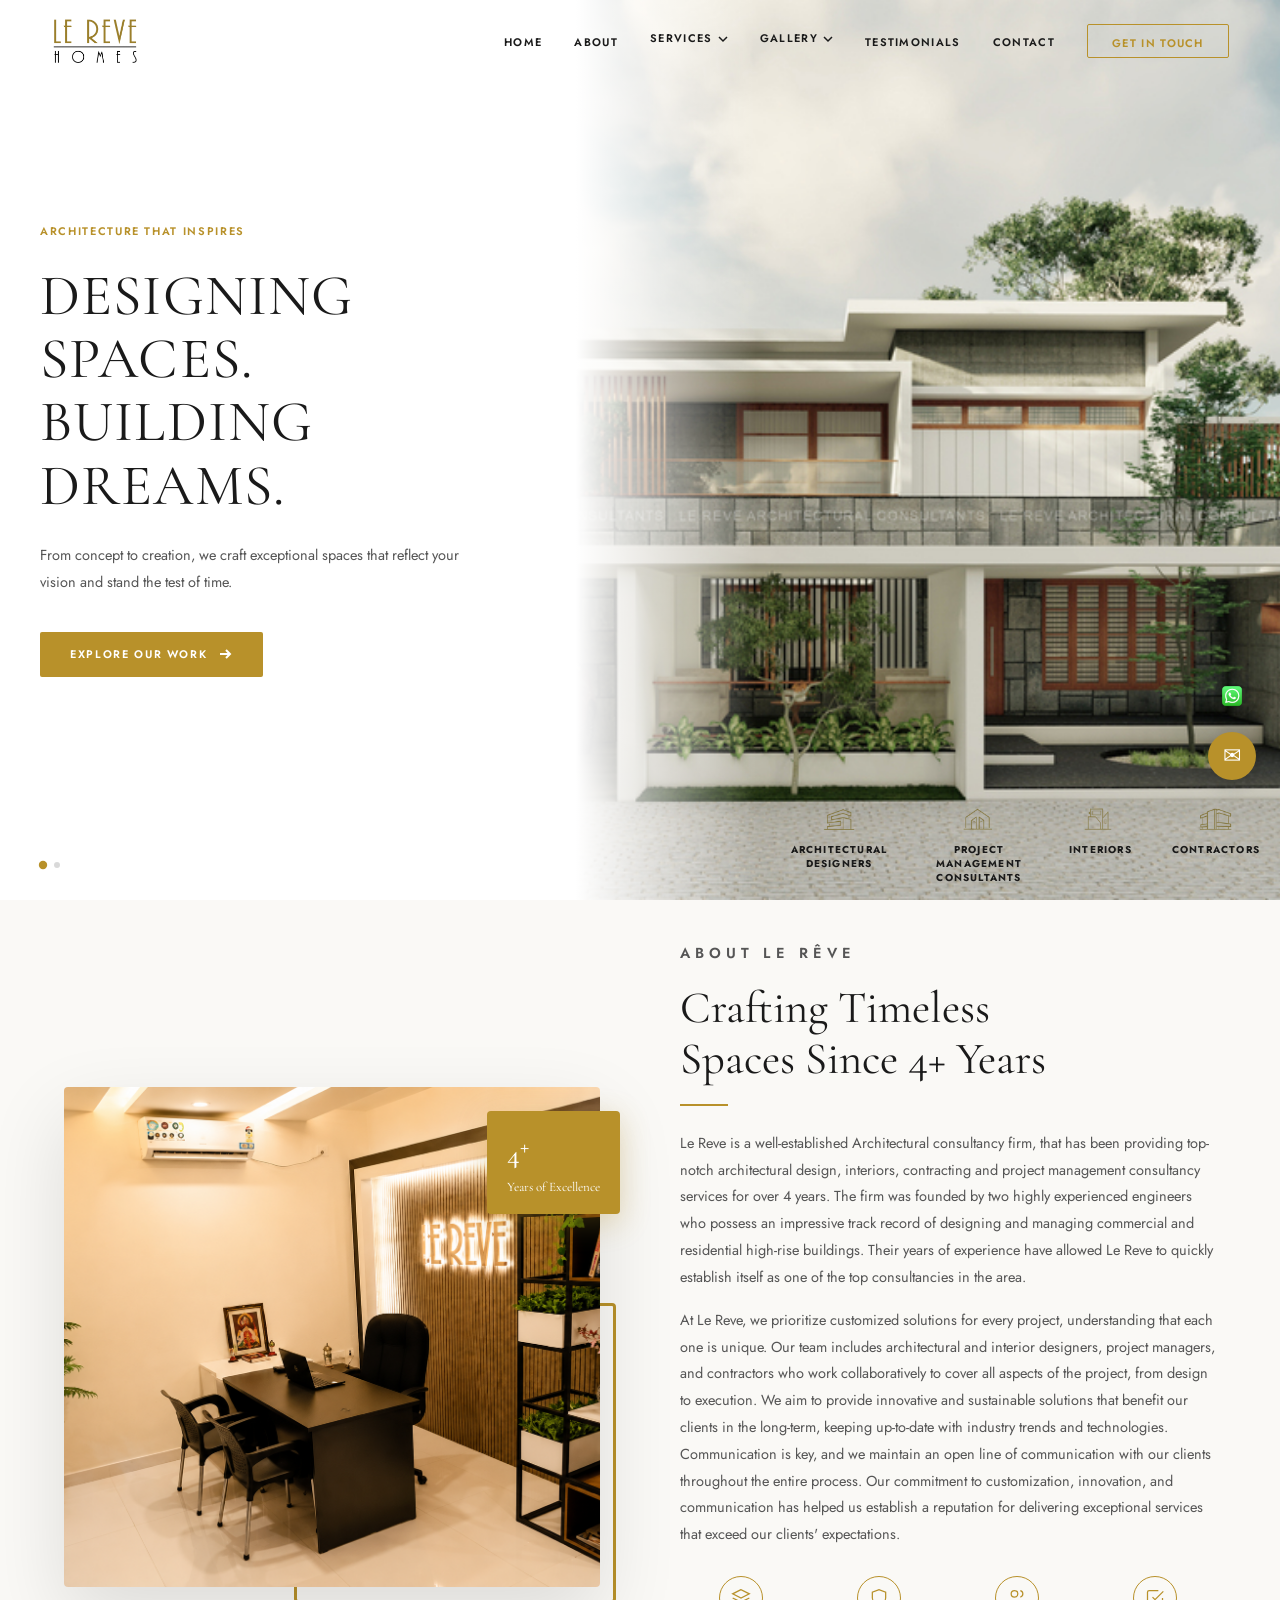
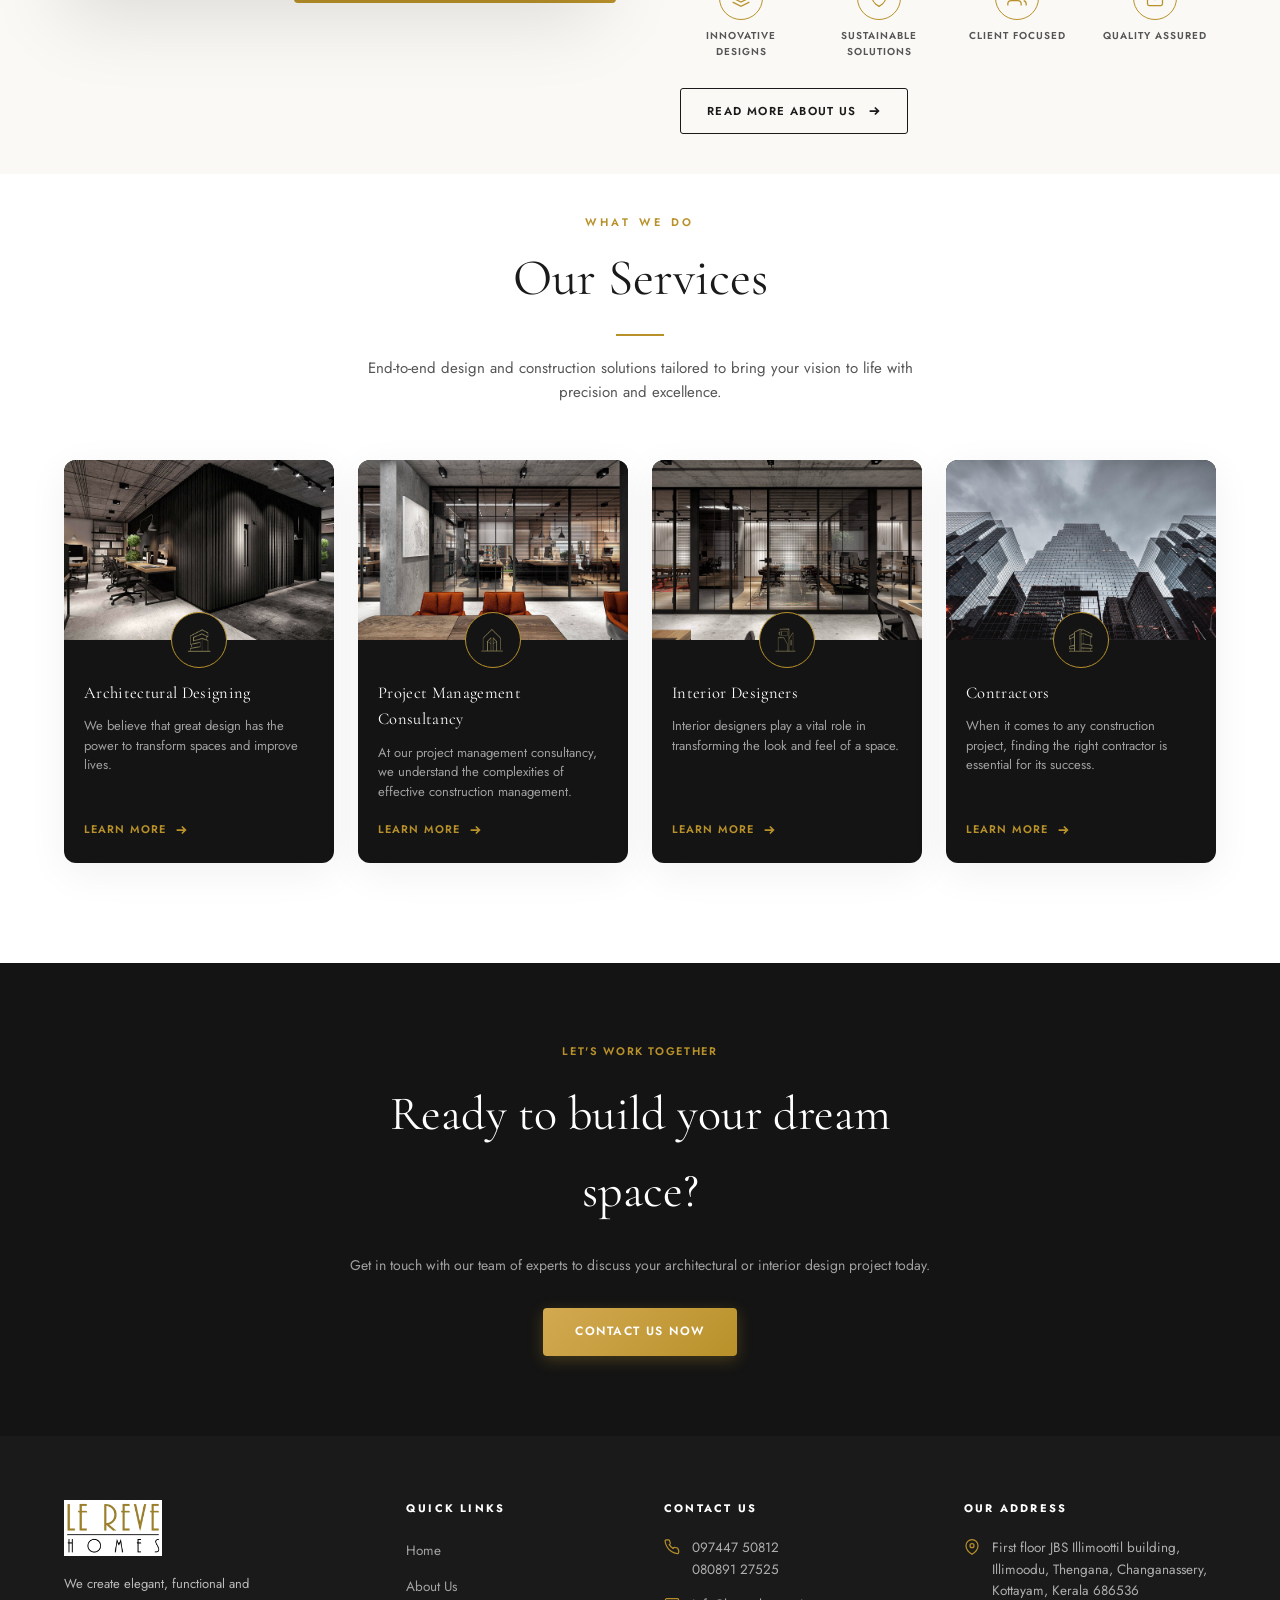
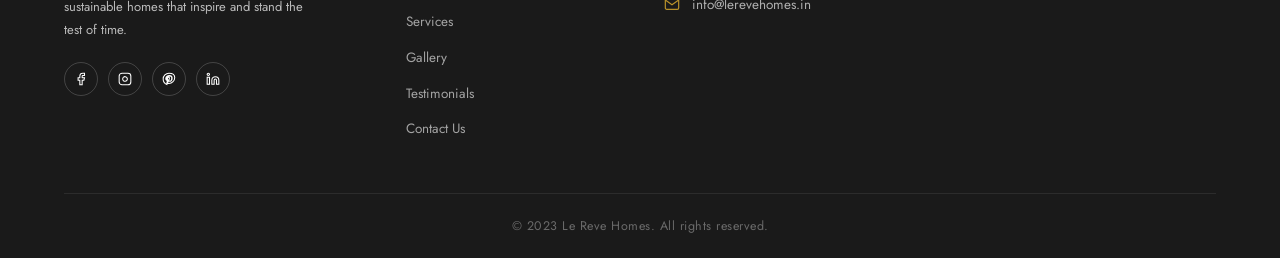
<file: index.html>
<!DOCTYPE html>
<html lang="en">

<head>
  <meta charset="UTF-8" />
  <meta http-equiv="X-UA-Compatible" content="IE=edge" />
  <meta name="viewport" content="width=device-width, initial-scale=1.0" />
  <title>Le Rêve Homes | Architecture That Inspires</title>
  <meta name="description" content="Le Rêve Homes – crafting exceptional architectural spaces, interiors, project management and contracting services for over 4 years." />
  <link rel="shortcut icon" href="img/favicon.png" />

  <!-- Google Fonts -->
  <link rel="preconnect" href="https://fonts.googleapis.com" />
  <link rel="preconnect" href="https://fonts.gstatic.com" crossorigin />
  <link href="https://fonts.googleapis.com/css2?family=Cormorant+Garamond:ital,wght@0,300;0,400;0,500;0,600;1,400;1,500&family=Jost:wght@300;400;500;600&display=swap" rel="stylesheet" />

  <style>
    /* ============================================================
       RESET & BASE
    ============================================================ */
    *, *::before, *::after { box-sizing: border-box; margin: 0; padding: 0; }

    :root {
      --gold:       #b8912a;
      --gold-light: #d4ac50;
      --gold-pale:  #f5edd8;
      --ink:        #1a1a1a;
      --ink-soft:   #555;
      --paper:      #ffffff;
      --bg-light:   #faf9f6;
      --line:       #e8e2d6;
      --ff-display: 'Cormorant Garamond', Georgia, serif;
      --ff-body:    'Jost', sans-serif;
      --transition: 0.4s cubic-bezier(0.25,0.46,0.45,0.94);
    }

    html { scroll-behavior: smooth; }

    body {
      font-family: var(--ff-body);
      color: var(--ink);
      background: var(--paper);
      line-height: 1.6;
      overflow-x: hidden;
    }

    img { display: block; max-width: 100%; }
    a  { text-decoration: none; color: inherit; }
    ul { list-style: none; }

    /* ============================================================
       UTILITY
    ============================================================ */
    .container { width: 100%; max-width: 1200px; margin: 0 auto; padding: 0 24px; }
    .eyebrow {
      font-family: var(--ff-body);
      font-size: 11px;
      font-weight: 600;
      letter-spacing: 0.35em;
      text-transform: uppercase;
      color: var(--gold);
    }
    .gold-rule { display: inline-block; width: 36px; height: 1px; background: var(--gold); vertical-align: middle; margin-right: 12px; }
    .section-pad { padding: 40px 0; }
    .section-pad-sm { padding: 30px 0; }

    /* ============================================================
       SCROLL PROGRESS
    ============================================================ */
    #scroll-progress {
      position: fixed; top: 0; left: 0; height: 2px; width: 0%;
      background: var(--gold); z-index: 9999; transition: width 0.1s;
    }

    /* ============================================================
       NAVBAR
    ============================================================ */
    #navbar {
      position: fixed; left: 0; top: 0; width: 100%; z-index: 1000;
      background: transparent;
      box-shadow: none;
      transition: background var(--transition), box-shadow var(--transition);
    }
    #navbar.scrolled {
      background: rgba(255, 255, 255, 0.98);
      box-shadow: 0 1px 0 var(--line);
      backdrop-filter: blur(10px);
    }
    .nav-inner {
      display: flex; align-items: center; justify-content: space-between;
      max-width: 100%; margin: 0; padding: 16px 4%;
    }
    .nav-logo img { height: 50px; width: auto; object-fit: contain; }

    .nav-links { display: flex; align-items: center; gap: 32px; }
    .nav-links a {
      font-size: 11px; font-weight: 600; letter-spacing: 0.12em; text-transform: uppercase;
      color: var(--ink); position: relative; padding-bottom: 4px;
      transition: color var(--transition);
    }
    .nav-links a::after {
      content: ''; position: absolute; bottom: 0; left: 0;
      width: 0; height: 1px; background: var(--gold);
      transition: width var(--transition);
    }
    .nav-links a:hover::after { width: 100%; }
    .nav-links a:hover { color: var(--gold); }

    /* Dropdown */
    .nav-dropdown { position: relative; }
    .nav-dropdown > a { display: flex; align-items: center; gap: 5px; }
    .nav-dropdown > a svg { width: 10px; height: 10px; }
    .dropdown-menu {
      position: absolute; top: calc(100% + 12px); left: 50%; transform: translateX(-50%);
      background: var(--paper); border: 1px solid var(--line); border-radius: 4px;
      min-width: 220px; padding: 8px 0; opacity: 0; visibility: hidden;
      transition: opacity var(--transition), transform var(--transition);
      transform: translateX(-50%) translateY(-8px);
      box-shadow: 0 20px 60px rgba(0,0,0,0.08);
    }
    .nav-dropdown:hover .dropdown-menu { opacity: 1; visibility: visible; transform: translateX(-50%) translateY(0); }
    .dropdown-menu::before { content: ''; position: absolute; top: -20px; left: 0; width: 100%; height: 20px; background: transparent; }
    .dropdown-menu a {
      display: block; padding: 12px 20px; font-size: 11px;
      color: var(--ink) !important; letter-spacing: 0.1em; transition: color var(--transition);
    }
    .dropdown-menu a:hover { color: var(--gold) !important; background: var(--bg-light); }
    .dropdown-menu a::after { display: none; }

    .nav-cta {
      display: inline-flex; align-items: center; gap: 8px;
      border: 1px solid var(--gold); color: var(--gold) !important;
      padding: 10px 24px; border-radius: 2px; font-size: 11px !important;
      font-weight: 600 !important; letter-spacing: 0.12em !important;
      transition: background var(--transition), color var(--transition) !important;
    }
    .nav-cta::after { display: none !important; }
    .nav-cta:hover { background: var(--gold); color: #fff !important; }

    /* Mobile toggle */
    .nav-toggle { display: none; flex-direction: column; gap: 5px; cursor: pointer; padding: 4px; }
    .nav-toggle span { display: block; width: 24px; height: 1.5px; background: var(--ink); transition: background var(--transition); }

    /* Mobile menu */
    .mobile-menu {
      display: none; position: fixed; inset: 0; background: var(--paper); z-index: 999;
      flex-direction: column; padding: 100px 32px 40px;
    }
    .mobile-menu.open { display: flex; }
    .mobile-menu a {
      display: block; padding: 14px 0; font-size: 22px; font-family: var(--ff-display);
      border-bottom: 1px solid var(--line); color: var(--ink);
    }
    .mobile-menu a:hover { color: var(--gold); }
    .mobile-close {
      position: absolute; top: 24px; right: 24px;
      background: none; border: none; cursor: pointer; font-size: 28px; color: var(--ink);
    }

    @media (max-width: 950px) {
      .nav-links { display: none; }
      .nav-toggle { display: flex; }
      .nav-inner { padding: 16px 24px; }
    }

    /* ============================================================
       HERO
    ============================================================ */
    #hero {
      position: relative; min-height: 100vh;
      display: flex; align-items: center;
      overflow: hidden; background: var(--paper);
    }
    .hero-bg-left {
      position: absolute; left: 0; top: 0; bottom: 0;
      width: 45%; background: var(--paper); z-index: 2;
    }
    .hero-bg-left::after {
      content: ''; position: absolute; top: 0; bottom: 0; right: -180px;
      width: 180px; background: linear-gradient(to right, rgba(255,255,255,1) 0%, rgba(255,255,255,0) 100%);
    }

    .hero-slides { position: absolute; inset: 0; left: 30%; z-index: 1; }
    .hero-slide {
      position: absolute; inset: 0;
      opacity: 0; transition: opacity 1.2s ease;
    }
    .hero-slide.active { opacity: 1; }
    .hero-slide img {
      width: 100%; height: 100%; object-fit: cover;
      transform: scale(1.04); transition: transform 8s ease;
    }
    .hero-slide.active img { transform: scale(1); }

    .hero-content {
      position: relative; z-index: 3;
      padding: 0 40px; max-width: 600px; width: 100%;
      margin-left: max(0px, calc((100vw - 1280px) / 2));
    }
    .hero-eyebrow {
      display: flex; align-items: center; gap: 12px;
      margin-bottom: 24px;
      opacity: 0; transform: translateY(20px);
      animation: fadeUp 0.9s 0.3s forwards;
    }
    .hero-eyebrow span { font-size: 11px; letter-spacing: 0.15em; text-transform: uppercase; color: var(--gold); font-weight: 600; }
    .hero-h1 {
      font-family: var(--ff-display);
      font-size: clamp(2.5rem, 4.5vw, 4rem);
      font-weight: 400; line-height: 1.1; color: var(--ink); letter-spacing: 0.02em;
      opacity: 0; transform: translateY(20px);
      animation: fadeUp 0.9s 0.55s forwards;
    }
    .hero-body {
      margin-top: 24px; font-size: 14.5px; line-height: 1.85;
      color: var(--ink-soft); max-width: 440px;
      opacity: 0; transform: translateY(20px);
      animation: fadeUp 0.9s 0.8s forwards;
    }
    .hero-actions {
      margin-top: 36px; display: flex; align-items: center; gap: 16px; flex-wrap: wrap;
      opacity: 0; transform: translateY(20px);
      animation: fadeUp 0.9s 1.05s forwards;
    }
    .btn-gold {
      display: inline-flex; align-items: center; gap: 10px;
      background: var(--gold); color: #fff; padding: 14px 30px;
      font-size: 11px; font-weight: 600; letter-spacing: 0.15em; text-transform: uppercase;
      border-radius: 2px; transition: background var(--transition), transform var(--transition);
    }
    .btn-gold:hover { background: var(--gold-light); transform: translateY(-2px); }
    .btn-gold svg { width: 16px; height: 16px; }

    /* Hero services strip */
    .hero-strip {
      position: absolute; bottom: 0; right: 0; z-index: 4;
      display: flex; gap: 0;
      background: transparent;
      box-shadow: none;
    }
    .hero-strip-item {
      display: flex; flex-direction: column; align-items: center; gap: 8px;
      padding: 15px 20px; background: transparent;
      border-left: none;
      transition: transform var(--transition);
    }
    .hero-strip-item:first-child { border-left: none; }
    .hero-strip-item:hover { transform: translateY(-4px); }
    .hero-strip-item img { width: 32px; height: 32px; object-fit: contain; filter: invert(60%) sepia(60%) saturate(400%) hue-rotate(10deg) brightness(80%); }
    .hero-strip-item span { font-size: 10px; font-weight: 700; letter-spacing: 0.12em; text-transform: uppercase; color: var(--ink); text-align: center; max-width: 100px; line-height: 1.4; }

    /* Slide dots */
    .hero-dots {
      position: absolute; bottom: 32px; left: 40px; z-index: 5;
      display: flex; gap: 8px;
    }
    .hero-dot {
      width: 6px; height: 6px; border-radius: 50%; background: rgba(0,0,0,0.15);
      cursor: pointer; transition: background var(--transition), transform var(--transition);
    }
    .hero-dot.active { background: var(--gold); transform: scale(1.4); }

    @keyframes fadeUp { to { opacity: 1; transform: translateY(0); } }

    @media (max-width: 1100px) {
      #hero { flex-direction: column; justify-content: flex-start; align-items: stretch; padding-top: 60px; min-height: auto; }
      .hero-slides { position: relative; width: 100%; height: 45vh; min-height: 350px; left: 0; }
      .hero-slide { position: absolute; inset: 0; }
      .hero-bg-left { display: none; }
      .hero-content { margin: 0; padding: 40px 24px; text-align: center; max-width: 100%; z-index: 3; background: var(--paper); }
      .hero-eyebrow { justify-content: center; }
      .hero-h1 { font-size: 38px; line-height: 1.1; }
      .hero-body { margin: 15px auto 30px; font-size: 14px; }
      .hero-strip { flex-wrap: wrap; width: 100%; position: relative; bottom: auto; right: auto; border-radius: 0; box-shadow: none; border-top: 1px solid var(--line); z-index: 4; }
      .hero-strip-item { flex: 1; min-width: 50%; border-left: none; border-right: 1px solid var(--line); border-bottom: 1px solid var(--line); padding: 20px; }
      .hero-strip-item:nth-child(even) { border-right: none; }
      .hero-dots { display: none; } 
    }
    @media (max-width: 480px) {
      .hero-h1 { font-size: 32px; }
      .hero-strip-item { padding: 15px; }
      .hero-strip-item img { width: 26px; height: 26px; }
      .hero-strip-item span { font-size: 9px; }
    }

    /* ============================================================
       ABOUT
    ============================================================ */
    #about { background: var(--bg-light); }
    .about-grid {
      display: grid; grid-template-columns: 1fr 1fr; gap: 80px; align-items: center;
    }
    .about-img-wrap { position: relative; }
    .about-img-wrap img {
      width: 100%; height: 500px; object-fit: cover; border-radius: 4px;
      box-shadow: 0 30px 80px rgba(0,0,0,0.12);
    }
    .about-img-accent {
      position: absolute; bottom: -16px; right: -16px;
      width: 60%; height: 60%; border: 3px solid var(--gold); border-radius: 4px;
      pointer-events: none; z-index: -1;
    }
    .about-badge {
      position: absolute; top: 24px; right: -20px;
      background: var(--gold); color: #fff; padding: 16px 20px;
      font-family: var(--ff-display); font-size: 13px; border-radius: 4px;
      box-shadow: 0 8px 30px rgba(184,145,42,0.3);
    }
    .about-badge strong { display: block; font-size: 28px; font-weight: 500; }
    .about-text .section-eyebrow { margin-bottom: 10px; }
    .about-text h2 {
      font-family: var(--ff-display);
      font-size: clamp(2rem, 3.5vw, 3rem);
      font-weight: 400; line-height: 1.15; margin-bottom: 8px;
    }
    .section-rule { width: 48px; height: 2px; background: var(--gold); margin: 18px 0 24px; }
    .about-text p { font-size: 14.5px; color: var(--ink-soft); line-height: 1.85; margin-bottom: 16px; }
    .about-pillars {
      display: grid; grid-template-columns: repeat(4, 1fr); gap: 16px;
      margin: 28px 0;
    }
    .pillar { text-align: center; }
    .pillar-icon { margin: 0 auto 8px; width: 44px; height: 44px; display: grid; place-items: center; border-radius: 50%; border: 1px solid var(--gold); }
    .pillar-icon svg { width: 20px; height: 20px; stroke: var(--gold); fill: none; stroke-width: 1.5; }
    .pillar-label { font-size: 10px; font-weight: 600; letter-spacing: 0.1em; text-transform: uppercase; color: var(--ink-soft); }
    .btn-outline {
      display: inline-flex; align-items: center; gap: 10px;
      border: 1px solid var(--ink); color: var(--ink); padding: 13px 26px;
      font-size: 11.5px; font-weight: 600; letter-spacing: 0.12em; text-transform: uppercase;
      border-radius: 3px; transition: background var(--transition), color var(--transition);
    }
    .btn-outline:hover { background: var(--ink); color: var(--paper); }
    .btn-outline svg { width: 14px; height: 14px; }

    @media (max-width: 860px) {
      .about-grid { grid-template-columns: 1fr; gap: 50px; }
      .about-img-wrap img { height: 340px; }
      .about-badge { right: 12px; }
      .about-pillars { grid-template-columns: repeat(2, 1fr); }
    }

    /* ============================================================
       SERVICES
    ============================================================ */
    #services { background: var(--paper); }
    .services-header { text-align: center; margin-bottom: 56px; }
    .services-header h2 {
      font-family: var(--ff-display);
      font-size: clamp(2.2rem, 4vw, 3.5rem);
      font-weight: 400; margin-top: 6px; color: var(--ink);
    }
    .services-header .section-rule { margin: 14px auto 20px; }
    .services-subtitle {
      max-width: 600px; margin: 0 auto;
      font-size: 15px; color: var(--ink-soft); line-height: 1.6;
    }
    .services-grid {
      display: grid; grid-template-columns: repeat(4, 1fr); gap: 24px;
    }
    .service-card {
      background: #141414; border-radius: 12px;
      overflow: hidden; position: relative;
      box-shadow: 0 10px 40px rgba(0,0,0,0.06);
      transition: transform var(--transition), box-shadow var(--transition);
      display: flex; flex-direction: column;
    }
    .service-card:hover { transform: translateY(-8px); box-shadow: 0 20px 50px rgba(0,0,0,0.12); }
    .service-img-wrap { position: relative; height: 180px; }
    .service-img-wrap > img { width: 100%; height: 100%; object-fit: cover; }
    .service-icon-circle {
      position: absolute; bottom: -28px; left: 50%; transform: translateX(-50%);
      width: 56px; height: 56px; background: #141414; border: 1px solid var(--gold);
      border-radius: 50%; display: grid; place-items: center; z-index: 10;
    }
    /* Simple trick to make the icon yellowish like gold */
    .service-icon-circle img { width: 24px; height: 24px; filter: invert(72%) sepia(50%) saturate(550%) hue-rotate(5deg) brightness(100%) contrast(90%); }
    .service-content { padding: 40px 20px 24px; flex: 1; display: flex; flex-direction: column; }
    .service-card h3 {
      font-family: var(--ff-display); font-size: 16.5px; font-weight: 400;
      color: #fff; margin-bottom: 10px; letter-spacing: 0.02em;
    }
    .service-card p {
      font-size: 13px; color: #a0a0a0; line-height: 1.5; margin-bottom: 20px; flex: 1;
    }
    .service-learn {
      display: inline-flex; align-items: center; gap: 8px;
      font-size: 11px; font-weight: 600; letter-spacing: 0.1em;
      text-transform: uppercase; color: var(--gold);
      transition: gap var(--transition);
    }
    .service-learn:hover { gap: 12px; }
    .service-learn svg { width: 14px; height: 14px; }

    @media (max-width: 860px) {
      .services-grid { grid-template-columns: repeat(2, 1fr); }
      .service-card { border-right: 1px solid var(--line); border-bottom: 1px solid var(--line); }
      .service-card:nth-child(even) { border-right: none; }
    }
    @media (max-width: 480px) {
      .services-grid { grid-template-columns: 1fr; }
      .service-card { border-right: none; }
    }

    /* ============================================================
       STATS
    ============================================================ */
    #stats { background: var(--gold-pale); }
    .stats-grid {
      display: grid; grid-template-columns: repeat(4, 1fr);
      gap: 0; text-align: center;
    }
    .stat-item {
      padding: 50px 24px; border-right: 1px solid rgba(184,145,42,0.2);
    }
    .stat-item:last-child { border-right: none; }
    .stat-icon { margin: 0 auto 14px; width: 48px; height: 48px; display: grid; place-items: center; border: 1px solid rgba(184,145,42,0.4); border-radius: 50%; }
    .stat-icon svg { width: 22px; height: 22px; stroke: var(--gold); fill: none; stroke-width: 1.5; }
    .stat-number {
      font-family: var(--ff-display); font-size: 3.2rem; font-weight: 400; color: var(--ink); line-height: 1;
    }
    .stat-number sup { font-size: 1.8rem; vertical-align: super; }
    .stat-label { font-size: 11px; font-weight: 600; letter-spacing: 0.12em; text-transform: uppercase; color: var(--ink-soft); }

    /* ============================================================
       CTA SECTION
    ============================================================ */
    #cta {
      background: #141414; color: #fff; text-align: center;
      padding: 80px 24px; margin-top: 60px;
    }
    .cta-content { max-width: 600px; margin: 0 auto; }
    .cta-eyebrow { font-size: 11px; letter-spacing: 0.15em; text-transform: uppercase; color: var(--gold); font-weight: 600; margin-bottom: 16px; display: block; }
    #cta h2 { font-family: var(--ff-display); font-size: clamp(2.2rem, 4vw, 3rem); font-weight: 400; margin-bottom: 24px; color: #fff; }
    #cta p { font-size: 14px; color: #a0a0a0; line-height: 1.6; margin-bottom: 32px; }
    .cta-btn {
      display: inline-flex; align-items: center; gap: 10px;
      background: linear-gradient(135deg, #d3a951 0%, #b8912a 100%); color: #fff !important;
      padding: 14px 32px; border-radius: 4px; font-size: 12px; font-weight: 600; letter-spacing: 0.12em; text-transform: uppercase;
      box-shadow: 0 4px 15px rgba(184,145,42,0.3); transition: transform var(--transition), box-shadow var(--transition);
    }
    .cta-btn:hover { transform: translateY(-3px); box-shadow: 0 8px 20px rgba(184,145,42,0.4); }

    @media (max-width: 700px) {
      .stats-grid { grid-template-columns: repeat(2, 1fr); }
      .stat-item { border-bottom: 1px solid rgba(184,145,42,0.2); }
      .stat-item:nth-child(even) { border-right: none; }
    }

    /* ============================================================
       FOOTER
    ============================================================ */
    #footer { background: var(--ink); color: rgba(255,255,255,0.7); }
    .footer-top {
      display: grid; grid-template-columns: 1.4fr 1fr 1.2fr 1.2fr;
      gap: 48px; padding: 64px 0 52px;
      border-bottom: 1px solid rgba(255,255,255,0.08);
    }
    .footer-brand img { height: 56px; width: auto; object-fit: contain; margin-bottom: 16px; }
    .footer-brand p { font-size: 13px; line-height: 1.8; max-width: 240px; }
    .footer-social { display: flex; gap: 10px; margin-top: 20px; }
    .footer-social a {
      width: 34px; height: 34px; border-radius: 50%; border: 1px solid rgba(255,255,255,0.18);
      display: grid; place-items: center; transition: border-color var(--transition), background var(--transition);
    }
    .footer-social a:hover { border-color: var(--gold); background: var(--gold); }
    .footer-social a svg { width: 14px; height: 14px; stroke: #fff; fill: none; stroke-width: 1.8; }
    .footer-col h5 {
      font-family: var(--ff-body); font-size: 11px; font-weight: 700;
      letter-spacing: 0.2em; text-transform: uppercase; color: #fff; margin-bottom: 20px;
    }
    .footer-col ul { display: flex; flex-direction: column; gap: 10px; }
    .footer-col ul a {
      font-size: 13.5px; color: rgba(255,255,255,0.6); transition: color var(--transition);
    }
    .footer-col ul a:hover { color: var(--gold); }
    .footer-contact-item {
      display: flex; align-items: flex-start; gap: 12px; margin-bottom: 14px;
    }
    .footer-contact-item svg { width: 16px; height: 16px; stroke: var(--gold); fill: none; stroke-width: 1.8; flex-shrink: 0; margin-top: 2px; }
    .footer-contact-item span { font-size: 13.5px; color: rgba(255,255,255,0.65); line-height: 1.6; }
    .footer-contact-item a { color: rgba(255,255,255,0.65); transition: color var(--transition); }
    .footer-contact-item a:hover { color: var(--gold); }
    .footer-bottom {
      display: flex; align-items: center; justify-content: center;
      padding: 22px 0; font-size: 12.5px; color: rgba(255,255,255,0.35);
      letter-spacing: 0.04em;
    }

    @media (max-width: 860px) {
      .footer-top { grid-template-columns: 1fr 1fr; gap: 36px; padding: 50px 0 40px; }
    }
    @media (max-width: 560px) {
      #footer .footer-top { grid-template-columns: 1fr 1fr; gap: 30px; }
      #footer .footer-brand { grid-column: span 2; }
      #footer .footer-col:last-child { grid-column: span 2; }
    }

    /* ============================================================
       REVEAL ON SCROLL
    ============================================================ */
    .reveal { opacity: 0; transform: translateY(28px); transition: opacity 0.8s ease, transform 0.8s ease; }
    .reveal.visible { opacity: 1; transform: translateY(0); }

    /* ============================================================
       FLOATING BUTTONS
    ============================================================ */
    .float-buttons { position: fixed; right: 24px; bottom: 120px; z-index: 500; display: flex; flex-direction: column; gap: 12px; }
    .float-btn {
      width: 48px; height: 48px; border-radius: 50%; display: grid; place-items: center;
      box-shadow: 0 4px 20px rgba(0,0,0,0.18); transition: transform var(--transition);
    }
    .float-btn:hover { transform: scale(1.1); }
    .float-btn img { width: 30px; height: 30px; object-fit: contain; }
    .float-btn.mail { background: var(--gold); font-size: 22px; color: #fff; text-decoration: none; }

    /* ============================================================
       BACK TO TOP
    ============================================================ */
    #back-top {
      position: fixed; right: 16px; bottom: 24px; z-index: 500;
      width: 42px; height: 42px; border-radius: 50%;
      background: var(--ink); color: #fff; display: grid; place-items: center;
      opacity: 0; pointer-events: none; transition: opacity var(--transition), transform var(--transition);
      cursor: pointer; border: none;
    }
    #back-top.show { opacity: 1; pointer-events: all; }
    #back-top:hover { transform: translateY(-3px); background: var(--gold); }
    #back-top svg { width: 16px; height: 16px; stroke: #fff; fill: none; stroke-width: 2; }

    .mobile-dropdown { display: flex; flex-direction: column; border-bottom: 1px solid var(--line); }
    .mobile-dropdown-toggle { 
      display: flex; align-items: center; justify-content: space-between; 
      padding: 14px 0; font-size: 22px; font-family: var(--ff-display);
      color: var(--ink); cursor: pointer;
    }
    .mobile-dropdown-toggle svg { width: 14px; height: 8px; stroke: currentColor; fill: none; stroke-width: 1.5; transition: transform var(--transition); }
    .mobile-dropdown.open .mobile-dropdown-toggle svg { transform: rotate(180deg); color: var(--gold); }
    .mobile-dropdown-menu {
      display: none; flex-direction: column; padding-left: 20px; padding-bottom: 10px;
    }
    .mobile-dropdown.open .mobile-dropdown-menu { display: flex; }
    .mobile-dropdown-menu a { border-bottom: none; font-size: 16px; padding: 10px 0; font-family: var(--ff-body); }
  </style>
</head>

<body>
  <!-- Scroll progress bar -->
  <div id="scroll-progress"></div>

  <!-- ============================================================
       NAVBAR
  ============================================================ -->
  <nav id="navbar">
    <div class="nav-inner">
      <a href="index.html" class="nav-logo">
        <img src="le reve.jpg" alt="Le Rêve Homes Logo" />
      </a>
      <ul class="nav-links">
        <li><a href="index.html">Home</a></li>
        <li><a href="about.html">About</a></li>
        <li class="nav-dropdown">
          <a href="Services.html">
            Services
            <svg viewBox="0 0 10 6" fill="none" stroke="currentColor" stroke-width="1.5"><path d="M1 1l4 4 4-4"/></svg>
          </a>
          <ul class="dropdown-menu">
            <li><a href="architectural_designing.html">Architectural Designing</a></li>
            <li><a href="Project Management.html">Project Management</a></li>
            <li><a href="Interior Designing.html">Interior Designers</a></li>
            <li><a href="Contractors.html">Contractors</a></li>
          </ul>
        </li>
        <li class="nav-dropdown">
          <a href="gallery.html">
            Gallery
            <svg viewBox="0 0 10 6" fill="none" stroke="currentColor" stroke-width="1.5"><path d="M1 1l4 4 4-4"/></svg>
          </a>
          <ul class="dropdown-menu">
            <li><a href="int-gallery.html">Interior Gallery</a></li>
            <li><a href="ext-gallery.html">Exterior Gallery</a></li>
          </ul>
        </li>
        <li><a href="testimonials.html">Testimonials</a></li>
        <li><a href="contact.html">Contact</a></li>
        <li>
          <a href="contact.html" class="nav-cta">
            Get In Touch
          </a>
        </li>
      </ul>
      <button class="nav-toggle" id="navToggle" aria-label="Open menu">
        <span></span><span></span><span></span>
      </button>
    </div>
  </nav>

  <!-- Mobile menu -->
  <div class="mobile-menu" id="mobileMenu">
    <button class="mobile-close" id="mobileClose">✕</button>
    <a href="index.html">Home</a>
    <a href="about.html">About</a>
    
    <div class="mobile-dropdown">
      <div class="mobile-dropdown-toggle">Services <svg viewBox="0 0 10 6"><path d="M1 1l4 4 4-4"/></svg></div>
      <div class="mobile-dropdown-menu">
        <a href="architectural_designing.html">Architectural Designing</a>
        <a href="Project Management.html">Project Management</a>
        <a href="Interior Designing.html">Interior Designers</a>
        <a href="Contractors.html">Contractors</a>
      </div>
    </div>

    <div class="mobile-dropdown">
      <div class="mobile-dropdown-toggle">Gallery <svg viewBox="0 0 10 6"><path d="M1 1l4 4 4-4"/></svg></div>
      <div class="mobile-dropdown-menu">
        <a href="int-gallery.html">Interior Gallery</a>
        <a href="ext-gallery.html">Exterior Gallery</a>
      </div>
    </div>

    <a href="testimonials.html">Testimonials</a>
    <a href="contact.html">Contact</a>
    <a href="contact.html" style="color:var(--gold);margin-top:8px;">Get In Touch →</a>
  </div>

  <!-- ============================================================
       HERO
  ============================================================ -->
  <section id="hero">
    <div class="hero-bg-left"></div>
    <div class="hero-slides">
      <div class="hero-slide active">
        <img src="img/slider/22.jpg" alt="Le Rêve Homes Architecture" />
      </div>
      <div class="hero-slide">
        <img src="img/slider/11.jpg" alt="Le Rêve Homes Interiors" />
      </div>
    </div>

    <div class="hero-content">
      <div class="hero-eyebrow">
        <span>Architecture That Inspires</span>
      </div>
      <h1 class="hero-h1">
        DESIGNING<br />SPACES.<br />BUILDING<br />DREAMS.
      </h1>
      <p class="hero-body">
        From concept to creation, we craft exceptional spaces that reflect your vision and stand the test of time.
      </p>
      <div class="hero-actions">
        <a href="gallery.html" class="btn-gold">
          Explore Our Work
          <svg viewBox="0 0 16 16" fill="none" stroke="currentColor" stroke-width="2"><path d="M3 8h10M9 4l4 4-4 4"/></svg>
        </a>
      </div>
    </div>

    <!-- Services strip bottom-right -->
    <div class="hero-strip">
      <div class="hero-strip-item">
        <img src="img/icons/icon-1.png" alt="Architectural Designers" />
        <span>Architectural Designers</span>
      </div>
      <div class="hero-strip-item">
        <img src="img/icons/icon-2.png" alt="Project Management" />
        <span>Project Management Consultants</span>
      </div>
      <div class="hero-strip-item">
        <img src="img/icons/icon-4.png" alt="Interiors" />
        <span>Interiors</span>
      </div>
      <div class="hero-strip-item">
        <img src="img/icons/icon-3.png" alt="Contractors" />
        <span>Contractors</span>
      </div>
    </div>

    <!-- Slide dots -->
    <div class="hero-dots">
      <div class="hero-dot active" data-idx="0"></div>
      <div class="hero-dot" data-idx="1"></div>
    </div>
  </section>

  <!-- ============================================================
       ABOUT
  ============================================================ -->
  <section id="about" class="section-pad">
    <div class="container">
      <div class="about-grid">
        <div class="about-img-wrap reveal">
          <img src="img/178432453_1883400805153374_9077133313879490011_n.png" alt="Le Rêve Homes Project" />
          <div class="about-img-accent"></div>
          <div class="about-badge">
            <strong>4<sup>+</sup></strong>
            Years of Excellence
          </div>
        </div>
        <div class="about-text">
          <div class="reveal">
            <p class="eyebrow">About Le Rêve</p>
          </div>
          <div class="reveal" style="transition-delay:0.1s">
            <h2>Crafting Timeless<br />Spaces Since 4+ Years</h2>
            <div class="section-rule"></div>
          </div>
          <div class="reveal" style="transition-delay:0.2s">
            <p>Le Reve is a well-established Architectural consultancy firm, that has been providing top-notch architectural design, interiors, contracting and project management consultancy services for over 4 years. The firm was founded by two highly experienced engineers who possess an impressive track record of designing and managing commercial and residential high-rise buildings. Their years of experience have allowed Le Reve to quickly establish itself as one of the top consultancies in the area.</p>
            <p>At Le Reve, we prioritize customized solutions for every project, understanding that each one is unique. Our team includes architectural and interior designers, project managers, and contractors who work collaboratively to cover all aspects of the project, from design to execution. We aim to provide innovative and sustainable solutions that benefit our clients in the long-term, keeping up-to-date with industry trends and technologies. Communication is key, and we maintain an open line of communication with our clients throughout the entire process. Our commitment to customization, innovation, and communication has helped us establish a reputation for delivering exceptional services that exceed our clients' expectations.</p>
          </div>
          <div class="about-pillars reveal" style="transition-delay:0.3s">
            <div class="pillar">
              <div class="pillar-icon">
                <svg viewBox="0 0 24 24"><path d="M12 2L2 7l10 5 10-5-10-5zM2 17l10 5 10-5M2 12l10 5 10-5"/></svg>
              </div>
              <div class="pillar-label">Innovative Designs</div>
            </div>
            <div class="pillar">
              <div class="pillar-icon">
                <svg viewBox="0 0 24 24"><path d="M12 22s8-4 8-10V5l-8-3-8 3v7c0 6 8 10 8 10z"/></svg>
              </div>
              <div class="pillar-label">Sustainable Solutions</div>
            </div>
            <div class="pillar">
              <div class="pillar-icon">
                <svg viewBox="0 0 24 24"><path d="M17 21v-2a4 4 0 0 0-4-4H5a4 4 0 0 0-4 4v2"/><circle cx="9" cy="7" r="4"/><path d="M23 21v-2a4 4 0 0 0-3-3.87"/><path d="M16 3.13a4 4 0 0 1 0 7.75"/></svg>
              </div>
              <div class="pillar-label">Client Focused</div>
            </div>
            <div class="pillar">
              <div class="pillar-icon">
                <svg viewBox="0 0 24 24"><polyline points="9 11 12 14 22 4"/><path d="M21 12v7a2 2 0 0 1-2 2H5a2 2 0 0 1-2-2V5a2 2 0 0 1 2-2h11"/></svg>
              </div>
              <div class="pillar-label">Quality Assured</div>
            </div>
          </div>
          <div class="reveal" style="transition-delay:0.4s">
            <a href="about.html" class="btn-outline">
              Read More About Us
              <svg viewBox="0 0 16 16" fill="none" stroke="currentColor" stroke-width="2"><path d="M3 8h10M9 4l4 4-4 4"/></svg>
            </a>
          </div>
        </div>
      </div>
    </div>
  </section>

  <!-- ============================================================
       SERVICES
  ============================================================ -->
  <section id="services" class="section-pad">
    <div class="container">
      <div class="services-header reveal">
        <p class="eyebrow">What We Do</p>
        <h2>Our Services</h2>
        <div class="section-rule"></div>
        <p class="services-subtitle">End-to-end design and construction solutions tailored to bring your vision to life with precision and excellence.</p>
      </div>
      <div class="services-grid reveal" style="transition-delay:0.15s">
        <!-- Service 1 -->
        <div class="service-card">
          <div class="service-img-wrap">
            <img src="img/services/1.jpg" alt="Architectural Designing" />
            <div class="service-icon-circle">
              <img src="img/icons/icon-1.png" alt="Icon" />
            </div>
          </div>
          <div class="service-content">
            <h3>Architectural Designing</h3>
            <p>We believe that great design has the power to transform spaces and improve lives.</p>
            <a href="architectural_designing.html" class="service-learn">
              Learn More
              <svg viewBox="0 0 16 16" fill="none" stroke="currentColor" stroke-width="2"><path d="M3 8h10M9 4l4 4-4 4"/></svg>
            </a>
          </div>
        </div>
        <!-- Service 2 -->
        <div class="service-card">
          <div class="service-img-wrap">
            <img src="img/services/2.jpg" alt="Project Management Consultancy" />
            <div class="service-icon-circle">
              <img src="img/icons/icon-2.png" alt="Icon" />
            </div>
          </div>
          <div class="service-content">
            <h3>Project Management Consultancy</h3>
            <p>At our project management consultancy, we understand the complexities of effective construction management.</p>
            <a href="Project Management.html" class="service-learn">
              Learn More
              <svg viewBox="0 0 16 16" fill="none" stroke="currentColor" stroke-width="2"><path d="M3 8h10M9 4l4 4-4 4"/></svg>
            </a>
          </div>
        </div>
        <!-- Service 3 -->
        <div class="service-card">
          <div class="service-img-wrap">
            <img src="img/services/3.jpg" alt="Interior Designers" />
            <div class="service-icon-circle">
              <img src="img/icons/icon-4.png" alt="Icon" />
            </div>
          </div>
          <div class="service-content">
            <h3>Interior Designers</h3>
            <p>Interior designers play a vital role in transforming the look and feel of a space.</p>
            <a href="Interior Designing.html" class="service-learn">
              Learn More
              <svg viewBox="0 0 16 16" fill="none" stroke="currentColor" stroke-width="2"><path d="M3 8h10M9 4l4 4-4 4"/></svg>
            </a>
          </div>
        </div>
        <!-- Service 4 -->
        <div class="service-card">
          <div class="service-img-wrap">
            <img src="img/services/4.jpg" alt="Contractors" />
            <div class="service-icon-circle">
              <img src="img/icons/icon-3.png" alt="Icon" />
            </div>
          </div>
          <div class="service-content">
            <h3>Contractors</h3>
            <p>When it comes to any construction project, finding the right contractor is essential for its success.</p>
            <a href="Contractors.html" class="service-learn">
              Learn More
              <svg viewBox="0 0 16 16" fill="none" stroke="currentColor" stroke-width="2"><path d="M3 8h10M9 4l4 4-4 4"/></svg>
            </a>
          </div>
        </div>
      </div>
    </div>
  </section>



  <section id="cta">
    <div class="container">
      <div class="cta-content reveal">
        <span class="cta-eyebrow">Let's Work Together</span>
        <h2>Ready to build your dream space?</h2>
        <p>Get in touch with our team of experts to discuss your architectural or interior design project today.</p>
        <a href="contact.html" class="cta-btn">Contact Us Now</a>
      </div>
    </div>
  </section>

  <!-- ============================================================
       FOOTER
  ============================================================ -->
  <footer id="footer">
    <div class="container">
      <div class="footer-top">
        <!-- Brand -->
        <div class="footer-brand">
          <img src="le reve.jpg" alt="Le Rêve Homes" />
          <p>We create elegant, functional and sustainable homes that inspire and stand the test of time.</p>
          <div class="footer-social">
            <a href="#" aria-label="Facebook">
              <svg viewBox="0 0 24 24"><path d="M18 2h-3a5 5 0 0 0-5 5v3H7v4h3v8h4v-8h3l1-4h-4V7a1 1 0 0 1 1-1h3z"/></svg>
            </a>
            <a href="#" aria-label="Instagram">
              <svg viewBox="0 0 24 24"><rect x="2" y="2" width="20" height="20" rx="5" ry="5"/><path d="M16 11.37A4 4 0 1 1 12.63 8 4 4 0 0 1 16 11.37z"/><line x1="17.5" y1="6.5" x2="17.51" y2="6.5"/></svg>
            </a>
            <a href="#" aria-label="Pinterest">
              <svg viewBox="0 0 24 24"><path d="M12 2C6.48 2 2 6.48 2 12c0 4.24 2.65 7.86 6.39 9.29-.09-.78-.17-1.98.04-2.83.19-.77 1.28-5.43 1.28-5.43s-.33-.65-.33-1.62c0-1.52.88-2.66 1.98-2.66.93 0 1.39.7 1.39 1.54 0 .94-.6 2.34-.91 3.64-.26 1.09.54 1.97 1.6 1.97 1.92 0 3.22-2.47 3.22-5.4 0-2.23-1.51-3.9-4.01-3.9-2.93 0-4.76 2.19-4.76 4.64 0 .84.24 1.43.62 1.89.07.08.08.16.06.25l-.23.9c-.04.14-.13.17-.3.1-1.11-.46-1.61-1.69-1.61-3.08C6.83 8.18 9.28 6 12.72 6c2.75 0 4.6 2.01 4.6 4.18 0 3.22-1.8 5.64-4.44 5.64-.89 0-1.73-.48-2.02-1.02l-.55 2.11c-.2.77-.74 1.73-1.1 2.32.83.26 1.71.4 2.62.4 5.52 0 10-4.48 10-10S17.52 2 12 2z"/></svg>
            </a>
            <a href="#" aria-label="LinkedIn">
              <svg viewBox="0 0 24 24"><path d="M16 8a6 6 0 0 1 6 6v7h-4v-7a2 2 0 0 0-2-2 2 2 0 0 0-2 2v7h-4v-7a6 6 0 0 1 6-6z"/><rect x="2" y="9" width="4" height="12"/><circle cx="4" cy="4" r="2"/></svg>
            </a>
          </div>
        </div>

        <!-- Quick Links -->
        <div class="footer-col">
          <h5>Quick Links</h5>
          <ul>
            <li><a href="index.html">Home</a></li>
            <li><a href="about.html">About Us</a></li>
            <li><a href="Services.html">Services</a></li>
            <li><a href="gallery.html">Gallery</a></li>
            <li><a href="testimonials.html">Testimonials</a></li>
            <li><a href="contact.html">Contact Us</a></li>
          </ul>
        </div>

        <!-- Contact -->
        <div class="footer-col">
          <h5>Contact Us</h5>
          <div class="footer-contact-item">
            <svg viewBox="0 0 24 24"><path d="M22 16.92v3a2 2 0 0 1-2.18 2 19.79 19.79 0 0 1-8.63-3.07A19.5 19.5 0 0 1 4.69 12 19.79 19.79 0 0 1 1.61 3.4 2 2 0 0 1 3.6 1.22h3a2 2 0 0 1 2 1.72c.127.96.361 1.903.7 2.81a2 2 0 0 1-.45 2.11L7.91 8.4a16 16 0 0 0 5.72 5.72l.95-.95a2 2 0 0 1 2.11-.45c.907.339 1.85.573 2.81.7A2 2 0 0 1 21.22 16z"/></svg>
            <span><a href="tel:+919744750812">097447 50812</a><br /><a href="tel:+918089127525">080891 27525</a></span>
          </div>
          <div class="footer-contact-item">
            <svg viewBox="0 0 24 24"><path d="M4 4h16c1.1 0 2 .9 2 2v12c0 1.1-.9 2-2 2H4c-1.1 0-2-.9-2-2V6c0-1.1.9-2 2-2z"/><polyline points="22,6 12,13 2,6"/></svg>
            <span><a href="mailto:info@lerevehomes.in">info@lerevehomes.in</a></span>
          </div>
        </div>

        <!-- Address -->
        <div class="footer-col">
          <h5>Our Address</h5>
          <div class="footer-contact-item">
            <svg viewBox="0 0 24 24"><path d="M21 10c0 7-9 13-9 13s-9-6-9-13a9 9 0 0 1 18 0z"/><circle cx="12" cy="10" r="3"/></svg>
            <span>First floor JBS Illimoottil building, Illimoodu, Thengana, Changanassery, Kottayam, Kerala 686536</span>
          </div>
        </div>
      </div>

      <div class="footer-bottom">
        <p>© 2023 Le Reve Homes. All rights reserved.</p>
      </div>
    </div>
  </footer>

  <!-- Floating action buttons -->
  <div class="float-buttons">
    <a href="https://api.whatsapp.com/send?phone=+919744750812&text=Hello%20there!" target="_blank" class="float-btn" aria-label="WhatsApp">
      <img src="whatsapp-icon.png" alt="WhatsApp" />
    </a>
    <a href="mailto:info@lerevehomes.in" class="float-btn mail" aria-label="Email">✉</a>
  </div>

  <!-- Back to top -->
  <button id="back-top" aria-label="Back to top">
    <svg viewBox="0 0 24 24"><path d="M18 15l-6-6-6 6"/></svg>
  </button>

  <!-- ============================================================
       SCRIPTS
  ============================================================ -->
  <script>
    /* ---- Navbar scroll ---- */
    const navbar = document.getElementById('navbar');
    const scrollProgress = document.getElementById('scroll-progress');
    const backTop = document.getElementById('back-top');

    window.addEventListener('scroll', () => {
      navbar.classList.toggle('scrolled', window.scrollY > 40);
      backTop.classList.toggle('show', window.scrollY > 400);

      const h = document.documentElement;
      const pct = (window.scrollY / (h.scrollHeight - h.clientHeight)) * 100;
      scrollProgress.style.width = pct + '%';
    });
    /* ---- Mobile menu ---- */
    document.getElementById('navToggle').addEventListener('click', () =>
      document.getElementById('mobileMenu').classList.add('open'));
    document.getElementById('mobileClose').addEventListener('click', () =>
      document.getElementById('mobileMenu').classList.remove('open'));
    document.querySelectorAll('.mobile-dropdown-toggle').forEach(toggle => {
      toggle.addEventListener('click', () => {
        toggle.parentElement.classList.toggle('open');
      });
    });

    /* ---- Back to top ---- */
    backTop.addEventListener('click', () => window.scrollTo({ top: 0, behavior: 'smooth' }));

    /* ---- Hero slider ---- */
    const slides = document.querySelectorAll('.hero-slide');
    const dots   = document.querySelectorAll('.hero-dot');
    let current  = 0, timer;

    function goTo(idx) {
      slides[current].classList.remove('active');
      dots[current].classList.remove('active');
      current = idx;
      slides[current].classList.add('active');
      dots[current].classList.add('active');
    }
    function next() { goTo((current + 1) % slides.length); }

    dots.forEach(d => d.addEventListener('click', () => {
      clearInterval(timer);
      goTo(+d.dataset.idx);
      timer = setInterval(next, 6000);
    }));

    timer = setInterval(next, 6000);

    /* ---- Reveal on scroll ---- */
    const revealEls = document.querySelectorAll('.reveal');
    const io = new IntersectionObserver((entries) => {
      entries.forEach(e => { if (e.isIntersecting) { e.target.classList.add('visible'); io.unobserve(e.target); } });
    }, { threshold: 0.12 });
    revealEls.forEach(el => io.observe(el));
  </script>
</body>
</html>
</file>
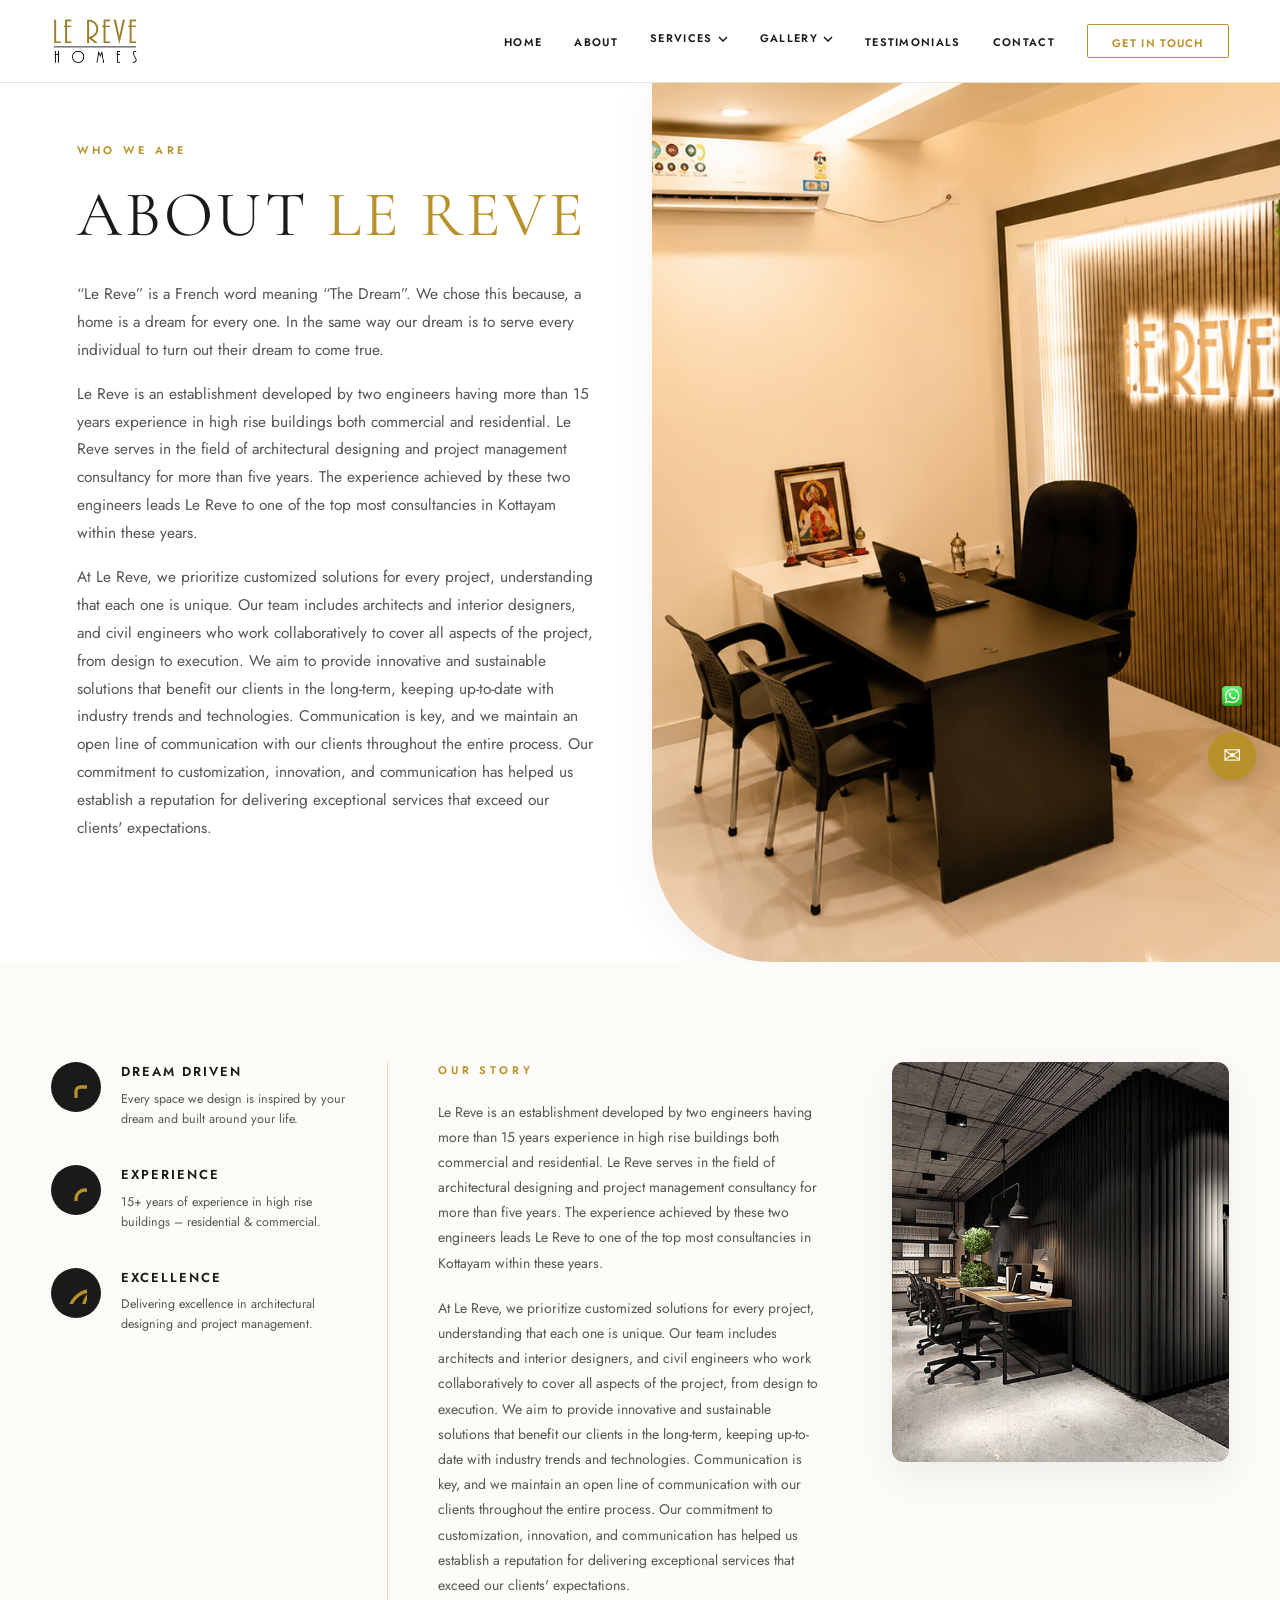
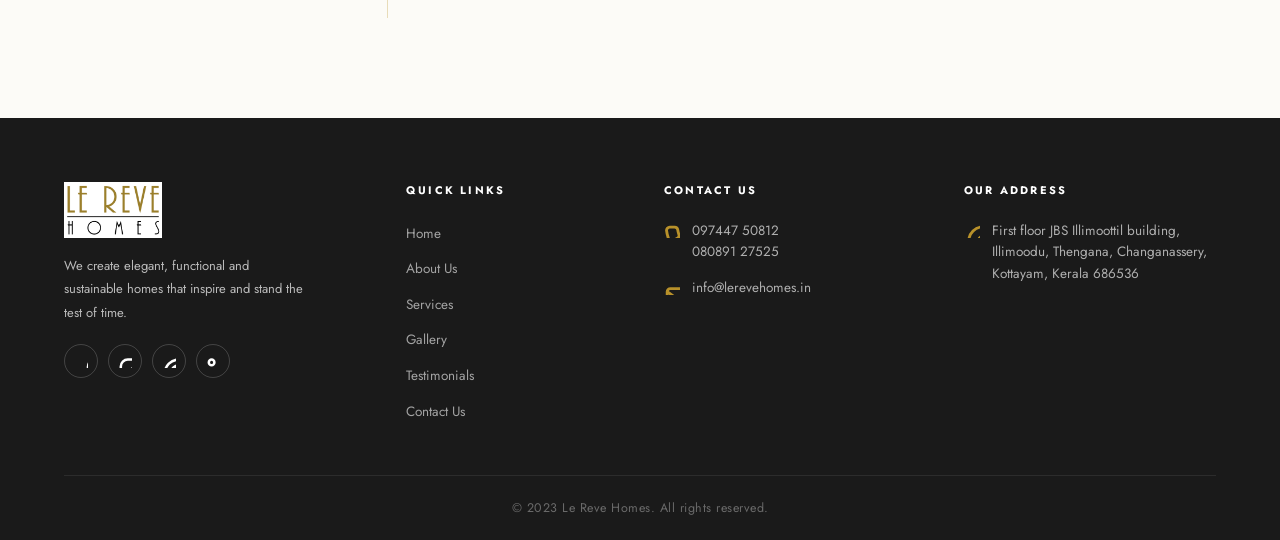
<file: about.html>
<!DOCTYPE html>
<html lang="en">

<head>
  <meta charset="UTF-8" />
  <meta http-equiv="X-UA-Compatible" content="IE=edge" />
  <meta name="viewport" content="width=device-width, initial-scale=1.0" />
  <title>About Us | Le Rêve Homes</title>
  <link rel="shortcut icon" href="img/favicon.png" />

  <!-- Google Fonts -->
  <link rel="preconnect" href="https://fonts.googleapis.com" />
  <link rel="preconnect" href="https://fonts.gstatic.com" crossorigin />
  <link href="https://fonts.googleapis.com/css2?family=Cormorant+Garamond:ital,wght@0,300;0,400;0,500;0,600;1,400;1,500&family=Jost:wght@300;400;500;600&display=swap" rel="stylesheet" />

  <style>
    /* RESET & BASE */
    *, *::before, *::after { box-sizing: border-box; margin: 0; padding: 0; }
    :root {
      --gold:       #b8912a;
      --gold-light: #d4ac50;
      --gold-pale:  #f5edd8;
      --ink:        #1a1a1a;
      --ink-soft:   #555;
      --paper:      #ffffff;
      --bg-light:   #fcfbf7; /* Matching the beautiful tan background from mockup */
      --line:       #e8e2d6;
      --ff-display: 'Cormorant Garamond', Georgia, serif;
      --ff-body:    'Jost', sans-serif;
      --transition: 0.4s cubic-bezier(0.25,0.46,0.45,0.94);
    }
    html { scroll-behavior: smooth; }
    body { font-family: var(--ff-body); color: var(--ink); background: var(--paper); line-height: 1.6; overflow-x: hidden; }
    img { display: block; max-width: 100%; }
    a { text-decoration: none; color: inherit; }
    ul { list-style: none; }

    /* UTILITY */
    .container { width: 100%; max-width: 1200px; margin: 0 auto; padding: 0 24px; }
    .eyebrow { font-family: var(--ff-body); font-size: 11px; font-weight: 600; letter-spacing: 0.35em; text-transform: uppercase; color: var(--gold); }
    
    /* SCROLL PROGRESS */
    #scroll-progress { position: fixed; top: 0; left: 0; height: 2px; width: 0%; background: var(--gold); z-index: 9999; transition: width 0.1s; }

    /* NAVBAR - same as index */
    #navbar { position: fixed; left: 0; top: 0; width: 100%; z-index: 1000; background: rgba(255, 255, 255, 0.98); box-shadow: 0 1px 0 var(--line); backdrop-filter: blur(10px); transition: background var(--transition), box-shadow var(--transition); }
    .nav-inner { display: flex; align-items: center; justify-content: space-between; max-width: 100%; margin: 0; padding: 16px 4%; }
    .nav-logo img { height: 50px; width: auto; object-fit: contain; }
    .nav-links { display: flex; align-items: center; gap: 32px; }
    .nav-links a { font-size: 11px; font-weight: 600; letter-spacing: 0.12em; text-transform: uppercase; color: var(--ink); position: relative; padding-bottom: 4px; transition: color var(--transition); }
    .nav-links a::after { content: ''; position: absolute; bottom: 0; left: 0; width: 0; height: 1px; background: var(--gold); transition: width var(--transition); }
    .nav-links a:hover::after, .nav-links a.active::after { width: 100%; }
    .nav-links a:hover, .nav-links a.active { color: var(--gold); }
    
    .nav-dropdown { position: relative; }
    .nav-dropdown > a { display: flex; align-items: center; gap: 5px; }
    .nav-dropdown > a svg { width: 10px; height: 6px; }
    .dropdown-menu { position: absolute; top: calc(100% + 12px); left: 50%; transform: translateX(-50%); background: var(--paper); border: 1px solid var(--line); border-radius: 4px; min-width: 220px; padding: 8px 0; opacity: 0; visibility: hidden; transition: opacity var(--transition), transform var(--transition); transform: translateX(-50%) translateY(-8px); box-shadow: 0 20px 60px rgba(0,0,0,0.08); }
    .nav-dropdown:hover .dropdown-menu { opacity: 1; visibility: visible; transform: translateX(-50%) translateY(0); }
    .dropdown-menu::before { content: ''; position: absolute; top: -20px; left: 0; width: 100%; height: 20px; background: transparent; }
    .dropdown-menu a { display: block; padding: 12px 20px; font-size: 11px; color: var(--ink) !important; letter-spacing: 0.1em; transition: color var(--transition); }
    .dropdown-menu a:hover { color: var(--gold) !important; background: var(--bg-light); }
    .dropdown-menu a::after { display: none; }
    .nav-cta { display: inline-flex; align-items: center; gap: 8px; border: 1px solid var(--gold); color: var(--gold) !important; padding: 10px 24px; border-radius: 2px; font-size: 11px !important; font-weight: 600 !important; letter-spacing: 0.12em !important; transition: background var(--transition), color var(--transition) !important; }
    .nav-cta::after { display: none !important; }
    .nav-cta:hover { background: var(--gold); color: #fff !important; }
    
    .nav-toggle { display: none; flex-direction: column; gap: 5px; cursor: pointer; padding: 4px; }
    .nav-toggle span { display: block; width: 24px; height: 1.5px; background: var(--ink); transition: background var(--transition); }
    .mobile-menu { display: none; position: fixed; inset: 0; background: var(--paper); z-index: 999; flex-direction: column; padding: 100px 32px 40px; }
    .mobile-menu.open { display: flex; }
    .mobile-menu a { display: block; padding: 14px 0; font-size: 22px; font-family: var(--ff-display); border-bottom: 1px solid var(--line); color: var(--ink); }
    .mobile-menu a:hover { color: var(--gold); }
    .mobile-close { position: absolute; top: 24px; right: 24px; background: none; border: none; cursor: pointer; font-size: 28px; color: var(--ink); }

    @media (max-width: 950px) {
      .nav-links { display: none; }
      .nav-toggle { display: flex; }
      .nav-inner { padding: 16px 24px; }
    }

    /* ABOUT HERO */
    .about-hero {
      display: flex;
      min-height: 90vh;
      background: var(--paper); /* White on the left */
      padding-top: 82px; /* For navbar */
      position: relative;
      overflow: hidden;
    }
    .about-hero-content {
      flex: 1;
      padding: 60px 4% 120px 6%;
      display: flex;
      flex-direction: column;
      justify-content: flex-start;
      position: relative;
      z-index: 10;
    }
    .about-hero-content .eyebrow {
      margin-bottom: 20px;
    }
    .about-hero-content h1 {
      font-family: var(--ff-display);
      font-size: clamp(3rem, 5vw, 5rem);
      font-weight: 400;
      color: var(--ink);
      line-height: 1.1;
      letter-spacing: 0.05em;
      margin-bottom: 30px;
    }
    .about-hero-content h1 span {
      color: var(--gold);
    }
    .about-hero-content p {
      font-size: 15.5px;
      color: var(--ink-soft);
      line-height: 1.8;
      max-width: 520px;
    }
    .about-hero-image {
      flex: 1.2;
      position: relative;
    }
    .about-hero-image img {
      width: 100%;
      height: 100%;
      object-fit: cover;
      border-bottom-left-radius: 120px; /* The massive curve from mockup */
      box-shadow: -10px 10px 40px rgba(0,0,0,0.04);
    }
    
    /* ABOUT MAIN */
    .about-main {
      padding: 100px 4%;
      background: var(--bg-light); /* Tan background */
    }
    .about-main-inner {
      display: grid;
      grid-template-columns: 1fr 1.2fr 1fr;
      gap: 50px;
      max-width: 1300px;
      margin: 0 auto;
    }
    
    /* PILLARS (LEFT) */
    .about-pillars {
      display: flex;
      flex-direction: column;
      gap: 36px;
      padding-right: 40px;
      border-right: 1px solid rgba(184,145,42,0.3); /* Gold line */
    }
    .about-pillar {
      display: flex;
      gap: 20px;
      align-items: flex-start;
    }
    .about-pillar-icon {
      width: 50px;
      height: 50px;
      background: var(--ink);
      border-radius: 50%;
      display: grid;
      place-items: center;
      flex-shrink: 0;
    }
    .about-pillar-icon svg {
      width: 22px;
      height: 22px;
      stroke: var(--gold);
      fill: none;
      stroke-width: 1.5;
    }
    .about-pillar-text h4 {
      font-family: var(--ff-body);
      font-size: 13px;
      font-weight: 600;
      letter-spacing: 0.15em;
      text-transform: uppercase;
      color: var(--ink);
      margin-bottom: 6px;
    }
    .about-pillar-text p {
      font-size: 12.5px;
      color: var(--ink-soft);
      line-height: 1.6;
    }
    
    /* STORY (MIDDLE) */
    .about-story {
      padding-right: 20px;
    }
    .about-story .eyebrow {
      margin-bottom: 20px;
    }
    .about-story p {
      font-size: 14px;
      color: var(--ink-soft);
      line-height: 1.8;
      margin-bottom: 20px;
    }
    
    /* IMAGE (RIGHT) */
    .about-side-img img {
      width: 100%;
      height: 100%;
      object-fit: cover;
      border-radius: 12px;
      box-shadow: 0 15px 40px rgba(0,0,0,0.06);
      max-height: 400px;
    }
    

    
    /* ============================================================
       FOOTER
    ============================================================ */
    #footer { background: var(--ink); color: rgba(255,255,255,0.7); }
    .footer-top {
      display: grid; grid-template-columns: 1.4fr 1fr 1.2fr 1.2fr;
      gap: 48px; padding: 64px 0 52px;
      border-bottom: 1px solid rgba(255,255,255,0.08);
    }
    .footer-brand img { height: 56px; width: auto; object-fit: contain; margin-bottom: 16px; }
    .footer-brand p { font-size: 13px; line-height: 1.8; max-width: 240px; }
    .footer-social { display: flex; gap: 10px; margin-top: 20px; }
    .footer-social a {
      width: 34px; height: 34px; border-radius: 50%; border: 1px solid rgba(255,255,255,0.18);
      display: grid; place-items: center; transition: border-color var(--transition), background var(--transition);
    }
    .footer-social a:hover { border-color: var(--gold); background: var(--gold); }
    .footer-social a svg { width: 14px; height: 14px; stroke: #fff; fill: none; stroke-width: 1.8; }
    .footer-col h5 {
      font-family: var(--ff-body); font-size: 11px; font-weight: 700;
      letter-spacing: 0.2em; text-transform: uppercase; color: #fff; margin-bottom: 20px;
    }
    .footer-col ul { display: flex; flex-direction: column; gap: 10px; }
    .footer-col ul a {
      font-size: 13.5px; color: rgba(255,255,255,0.6); transition: color var(--transition);
    }
    .footer-col ul a:hover { color: var(--gold); }
    .footer-contact-item {
      display: flex; align-items: flex-start; gap: 12px; margin-bottom: 14px;
    }
    .footer-contact-item svg { width: 16px; height: 16px; stroke: var(--gold); fill: none; stroke-width: 1.8; flex-shrink: 0; margin-top: 2px; }
    .footer-contact-item span { font-size: 13.5px; color: rgba(255,255,255,0.65); line-height: 1.6; }
    .footer-contact-item a { color: rgba(255,255,255,0.65); transition: color var(--transition); }
    .footer-contact-item a:hover { color: var(--gold); }
    .footer-bottom {
      display: flex; align-items: center; justify-content: center;
      padding: 22px 0; font-size: 12.5px; color: rgba(255,255,255,0.35);
      letter-spacing: 0.04em;
    }

    @media (max-width: 860px) {
      .footer-top { grid-template-columns: 1fr 1fr; gap: 36px; padding: 50px 0 40px; }
    }
    @media (max-width: 560px) {
      #footer .footer-top { grid-template-columns: 1fr 1fr; gap: 30px; }
      #footer .footer-brand { grid-column: span 2; }
      #footer .footer-col:last-child { grid-column: span 2; }
    }

    /* ============================================================
       FLOATING BUTTONS
    ============================================================ */
    .float-buttons { position: fixed; right: 24px; bottom: 120px; z-index: 500; display: flex; flex-direction: column; gap: 12px; }
    .float-btn {
      width: 48px; height: 48px; border-radius: 50%; display: grid; place-items: center;
      box-shadow: 0 4px 20px rgba(0,0,0,0.18); transition: transform var(--transition);
    }
    .float-btn:hover { transform: scale(1.1); }
    .float-btn img { width: 30px; height: 30px; object-fit: contain; }
    .float-btn.mail { background: var(--gold); font-size: 22px; color: #fff; text-decoration: none; }

    /* ============================================================
       BACK TO TOP
    ============================================================ */
    #back-top {
      position: fixed; right: 16px; bottom: 24px; z-index: 500;
      width: 42px; height: 42px; border-radius: 50%;
      background: var(--ink); color: #fff; display: grid; place-items: center;
      opacity: 0; pointer-events: none; transition: opacity var(--transition), transform var(--transition);
      cursor: pointer; border: none;
    }
    #back-top.show { opacity: 1; pointer-events: all; }
    #back-top:hover { transform: translateY(-3px); background: var(--gold); }
    #back-top svg { width: 16px; height: 16px; stroke: #fff; fill: none; stroke-width: 2; }

    @media (max-width: 1100px) {
      .about-main-inner { grid-template-columns: 1fr; gap: 60px; }
      .about-pillars { border-right: none; padding-right: 0; flex-direction: row; flex-wrap: wrap; }
      .about-stat:not(:last-child)::after { display: none; }
      .about-stats-inner { flex-wrap: wrap; gap: 40px; }
      .about-hero { flex-direction: column; }
      .about-hero-image img { border-bottom-left-radius: 0; }
    }

    .mobile-dropdown { display: flex; flex-direction: column; border-bottom: 1px solid var(--line); }
    .mobile-dropdown-toggle { 
      display: flex; align-items: center; justify-content: space-between; 
      padding: 14px 0; font-size: 22px; font-family: var(--ff-display);
      color: var(--ink); cursor: pointer;
    }
    .mobile-dropdown-toggle svg { width: 10px; height: 6px; stroke: currentColor; fill: none; stroke-width: 1.5; transition: transform var(--transition); }
    .mobile-dropdown.open .mobile-dropdown-toggle svg { transform: rotate(180deg); color: var(--gold); }
    .mobile-dropdown-menu {
      display: none; flex-direction: column; padding-left: 20px; padding-bottom: 10px;
    }
    .mobile-dropdown.open .mobile-dropdown-menu { display: flex; }
    .mobile-dropdown-menu a { border-bottom: none; font-size: 16px; padding: 10px 0; font-family: var(--ff-body); }
  
    /* ============================================================
       MOBILE MENU (matches homepage exactly)
    ============================================================ */
    .nav-toggle { display: none; flex-direction: column; gap: 5px; cursor: pointer; padding: 4px; }
    .nav-toggle span { display: block; width: 24px; height: 1.5px; background: var(--ink); transition: background 0.4s; }
    .mobile-menu {
      display: none; position: fixed; inset: 0; background: #fff; z-index: 999;
      flex-direction: column; padding: 100px 32px 40px;
    }
    .mobile-menu.open { display: flex; }
    .mobile-menu > a {
      display: block; padding: 14px 0; font-size: 22px; font-family: 'Cormorant Garamond', Georgia, serif;
      border-bottom: 1px solid #e8e2d6; color: #1a1a1a;
    }
    .mobile-menu > a:hover { color: #b8912a; }
    .mobile-close {
      position: absolute; top: 24px; right: 24px;
      background: none; border: none; cursor: pointer; font-size: 28px; color: #1a1a1a;
    }
    .mobile-dropdown { display: flex; flex-direction: column; border-bottom: 1px solid #e8e2d6; }
    .mobile-dropdown-toggle { 
      display: flex; align-items: center; justify-content: space-between; 
      padding: 14px 0; font-size: 22px; font-family: 'Cormorant Garamond', Georgia, serif;
      color: #1a1a1a; cursor: pointer;
    }
    .mobile-dropdown-toggle svg { width: 14px; height: 8px; stroke: currentColor; fill: none; stroke-width: 1.5; transition: transform 0.4s; }
    .mobile-dropdown.open .mobile-dropdown-toggle svg { transform: rotate(180deg); color: #b8912a; }
    .mobile-dropdown-menu {
      display: none; flex-direction: column; padding-left: 20px; padding-bottom: 10px;
    }
    .mobile-dropdown.open .mobile-dropdown-menu { display: flex; }
    .mobile-dropdown-menu a { border-bottom: none; font-size: 16px; padding: 10px 0; font-family: 'Jost', sans-serif; color: #1a1a1a; }
    .mobile-dropdown-menu a:hover { color: #b8912a; }
    @media (max-width: 950px) {
      .nav-links { display: none !important; }
      .nav-toggle { display: flex !important; }
    }

  </style>
</head>

<body>
  <!-- SCROLL PROGRESS -->
  <div id="scroll-progress"></div>

  <!-- NAVBAR -->
  <nav id="navbar" class="scrolled">
    <div class="nav-inner">
      <a href="index.html" class="nav-logo">
        <img src="le reve.jpg" alt="Le Rêve Homes Logo" />
      </a>
      <ul class="nav-links">
        <li><a href="index.html">Home</a></li>
        <li><a href="about.html">About</a></li>
        <li class="nav-dropdown">
          <a href="Services.html">
            Services
            <svg viewBox="0 0 10 6" fill="none" stroke="currentColor" stroke-width="1.5"><path d="M1 1l4 4 4-4"/></svg>
          </a>
          <ul class="dropdown-menu">
            <li><a href="architectural_designing.html">Architectural Designing</a></li>
            <li><a href="Project Management.html">Project Management</a></li>
            <li><a href="Interior Designing.html">Interior Designers</a></li>
            <li><a href="Contractors.html">Contractors</a></li>
          </ul>
        </li>
        <li class="nav-dropdown">
          <a href="gallery.html">
            Gallery
            <svg viewBox="0 0 10 6" fill="none" stroke="currentColor" stroke-width="1.5"><path d="M1 1l4 4 4-4"/></svg>
          </a>
          <ul class="dropdown-menu">
            <li><a href="int-gallery.html">Interior Gallery</a></li>
            <li><a href="ext-gallery.html">Exterior Gallery</a></li>
          </ul>
        </li>
        <li><a href="testimonials.html">Testimonials</a></li>
        <li><a href="contact.html">Contact</a></li>
        <li>
          <a href="contact.html" class="nav-cta">
            Get In Touch
          </a>
        </li>
      </ul>
      <button class="nav-toggle" id="navToggle" aria-label="Open menu">
        <span></span><span></span><span></span>
      </button>
    </div>
  </nav>

    <!-- MOBILE MENU -->
  <div class="mobile-menu" id="mobileMenu">
    <button class="mobile-close" id="mobileClose">✕</button>
    <a href="index.html">Home</a>
    <a href="about.html">About</a>
    
    <div class="mobile-dropdown">
      <div class="mobile-dropdown-toggle">Services <svg viewBox="0 0 10 6"><path d="M1 1l4 4 4-4"/></svg></div>
      <div class="mobile-dropdown-menu">
        <a href="architectural_designing.html">Architectural Designing</a>
        <a href="Project Management.html">Project Management</a>
        <a href="Interior Designing.html">Interior Designers</a>
        <a href="Contractors.html">Contractors</a>
      </div>
    </div>

    <div class="mobile-dropdown">
      <div class="mobile-dropdown-toggle">Gallery <svg viewBox="0 0 10 6"><path d="M1 1l4 4 4-4"/></svg></div>
      <div class="mobile-dropdown-menu">
        <a href="int-gallery.html">Interior Gallery</a>
        <a href="ext-gallery.html">Exterior Gallery</a>
      </div>
    </div>

    <a href="testimonials.html">Testimonials</a>
    <a href="contact.html">Contact</a>
    <a href="contact.html" style="color:var(--gold);margin-top:8px;">Get In Touch →</a>
  </div>

  <!-- ABOUT HERO -->
  <section class="about-hero">
    <div class="about-hero-content">
      <div class="eyebrow">Who We Are</div>
      <h1>ABOUT <span>LE REVE</span></h1>
      <p>“Le Reve” is a French word meaning “The Dream”. We chose this because, a home is a dream for every one. In the same way our dream is to serve every individual to turn out their dream to come true.</p>
      <p style="margin-top: 16px;">Le Reve is an establishment developed by two engineers having more than 15 years experience in high rise buildings both commercial and residential. Le Reve serves in the field of architectural designing and project management consultancy for more than five years. The experience achieved by these two engineers leads Le Reve to one of the top most consultancies in Kottayam within these years.</p>
      <p style="margin-top: 16px;">At Le Reve, we prioritize customized solutions for every project, understanding that each one is unique. Our team includes architects and interior designers, and civil engineers who work collaboratively to cover all aspects of the project, from design to execution. We aim to provide innovative and sustainable solutions that benefit our clients in the long-term, keeping up-to-date with industry trends and technologies. Communication is key, and we maintain an open line of communication with our clients throughout the entire process. Our commitment to customization, innovation, and communication has helped us establish a reputation for delivering exceptional services that exceed our clients' expectations.</p>
    </div>
    <div class="about-hero-image">
      <!-- Using the founders image as the massive hero image -->
      <img src="img/178432453_1883400805153374_9077133313879490011_n.png" alt="Le Rêve Founders" />
    </div>
  </section>

  <!-- ABOUT MAIN -->
  <section class="about-main">
    <div class="about-main-inner">
      <!-- Pillars -->
      <div class="about-pillars">
        <div class="about-pillar">
          <div class="about-pillar-icon">
            <svg viewBox="0 0 10 6"><path d="M3 21h18M5 21V5a2 2 0 0 1 2-2h10a2 2 0 0 1 2 2v16M9 9h6M9 13h6M9 17h6"/></svg>
          </div>
          <div class="about-pillar-text">
            <h4>Dream Driven</h4>
            <p>Every space we design is inspired by your dream and built around your life.</p>
          </div>
        </div>
        <div class="about-pillar">
          <div class="about-pillar-icon">
            <svg viewBox="0 0 10 6"><path d="M17 21v-2a4 4 0 0 0-4-4H5a4 4 0 0 0-4 4v2"/><circle cx="9" cy="7" r="4"/><path d="M23 21v-2a4 4 0 0 0-3-3.87"/><path d="M16 3.13a4 4 0 0 1 0 7.75"/></svg>
          </div>
          <div class="about-pillar-text">
            <h4>Experience</h4>
            <p>15+ years of experience in high rise buildings – residential & commercial.</p>
          </div>
        </div>
        <div class="about-pillar">
          <div class="about-pillar-icon">
            <svg viewBox="0 0 10 6"><circle cx="12" cy="12" r="10"/><path d="M12 2a15.3 15.3 0 0 1 4 10 15.3 15.3 0 0 1-4 10 15.3 15.3 0 0 1-4-10 15.3 15.3 0 0 1 4-10z"/></svg>
          </div>
          <div class="about-pillar-text">
            <h4>Excellence</h4>
            <p>Delivering excellence in architectural designing and project management.</p>
          </div>
        </div>
      </div>
      
      <!-- Story -->
      <div class="about-story">
        <div class="eyebrow">Our Story</div>
        <p>Le Reve is an establishment developed by two engineers having more than 15 years experience in high rise buildings both commercial and residential. Le Reve serves in the field of architectural designing and project management consultancy for more than five years. The experience achieved by these two engineers leads Le Reve to one of the top most consultancies in Kottayam within these years.</p>
        <p>At Le Reve, we prioritize customized solutions for every project, understanding that each one is unique. Our team includes architects and interior designers, and civil engineers who work collaboratively to cover all aspects of the project, from design to execution. We aim to provide innovative and sustainable solutions that benefit our clients in the long-term, keeping up-to-date with industry trends and technologies. Communication is key, and we maintain an open line of communication with our clients throughout the entire process. Our commitment to customization, innovation, and communication has helped us establish a reputation for delivering exceptional services that exceed our clients' expectations.</p>
      </div>

      <!-- Image -->
      <div class="about-side-img">
        <!-- Reverted back to the interior image -->
        <img src="img/about.jpg" alt="Interior space" />
      </div>
    </div>
  </section>
  <!-- ============================================================
       FOOTER
  ============================================================ -->
  <footer id="footer">
    <div class="container">
      <div class="footer-top">
        <!-- Brand -->
        <div class="footer-brand">
          <img src="le reve.jpg" alt="Le Rêve Homes" />
          <p>We create elegant, functional and sustainable homes that inspire and stand the test of time.</p>
          <div class="footer-social">
            <a href="#" aria-label="Facebook">
              <svg viewBox="0 0 10 6"><path d="M18 2h-3a5 5 0 0 0-5 5v3H7v4h3v8h4v-8h3l1-4h-4V7a1 1 0 0 1 1-1h3z"/></svg>
            </a>
            <a href="#" aria-label="Instagram">
              <svg viewBox="0 0 10 6"><rect x="2" y="2" width="20" height="20" rx="5" ry="5"/><path d="M16 11.37A4 4 0 1 1 12.63 8 4 4 0 0 1 16 11.37z"/><line x1="17.5" y1="6.5" x2="17.51" y2="6.5"/></svg>
            </a>
            <a href="#" aria-label="Pinterest">
              <svg viewBox="0 0 10 6"><path d="M12 2C6.48 2 2 6.48 2 12c0 4.24 2.65 7.86 6.39 9.29-.09-.78-.17-1.98.04-2.83.19-.77 1.28-5.43 1.28-5.43s-.33-.65-.33-1.62c0-1.52.88-2.66 1.98-2.66.93 0 1.39.7 1.39 1.54 0 .94-.6 2.34-.91 3.64-.26 1.09.54 1.97 1.6 1.97 1.92 0 3.22-2.47 3.22-5.4 0-2.23-1.51-3.9-4.01-3.9-2.93 0-4.76 2.19-4.76 4.64 0 .84.24 1.43.62 1.89.07.08.08.16.06.25l-.23.9c-.04.14-.13.17-.3.1-1.11-.46-1.61-1.69-1.61-3.08C6.83 8.18 9.28 6 12.72 6c2.75 0 4.6 2.01 4.6 4.18 0 3.22-1.8 5.64-4.44 5.64-.89 0-1.73-.48-2.02-1.02l-.55 2.11c-.2.77-.74 1.73-1.1 2.32.83.26 1.71.4 2.62.4 5.52 0 10-4.48 10-10S17.52 2 12 2z"/></svg>
            </a>
            <a href="#" aria-label="LinkedIn">
              <svg viewBox="0 0 10 6"><path d="M16 8a6 6 0 0 1 6 6v7h-4v-7a2 2 0 0 0-2-2 2 2 0 0 0-2 2v7h-4v-7a6 6 0 0 1 6-6z"/><rect x="2" y="9" width="4" height="12"/><circle cx="4" cy="4" r="2"/></svg>
            </a>
          </div>
        </div>

        <!-- Quick Links -->
        <div class="footer-col">
          <h5>Quick Links</h5>
          <ul>
            <li><a href="index.html">Home</a></li>
            <li><a href="about.html">About Us</a></li>
            <li><a href="Services.html">Services</a></li>
            <li><a href="gallery.html">Gallery</a></li>
            <li><a href="testimonials.html">Testimonials</a></li>
            <li><a href="contact.html">Contact Us</a></li>
          </ul>
        </div>
        <div class="footer-col">
          <h5>Contact Us</h5>
          <div class="footer-contact-item">
            <svg viewBox="0 0 10 6"><path d="M22 16.92v3a2 2 0 0 1-2.18 2 19.79 19.79 0 0 1-8.63-3.07A19.5 19.5 0 0 1 4.69 12 19.79 19.79 0 0 1 1.61 3.4 2 2 0 0 1 3.6 1.22h3a2 2 0 0 1 2 1.72c.127.96.361 1.903.7 2.81a2 2 0 0 1-.45 2.11L7.91 8.4a16 16 0 0 0 5.72 5.72l.95-.95a2 2 0 0 1 2.11-.45c.907.339 1.85.573 2.81.7A2 2 0 0 1 21.22 16z"/></svg>
            <span><a href="tel:+919744750812">097447 50812</a><br /><a href="tel:+918089127525">080891 27525</a></span>
          </div>
          <div class="footer-contact-item">
            <svg viewBox="0 0 10 6"><path d="M4 4h16c1.1 0 2 .9 2 2v12c0 1.1-.9 2-2 2H4c-1.1 0-2-.9-2-2V6c0-1.1.9-2 2-2z"/><polyline points="22,6 12,13 2,6"/></svg>
            <span><a href="mailto:info@lerevehomes.in">info@lerevehomes.in</a></span>
          </div>
        </div>
        <div class="footer-col">
          <h5>Our Address</h5>
          <div class="footer-contact-item">
            <svg viewBox="0 0 10 6"><path d="M21 10c0 7-9 13-9 13s-9-6-9-13a9 9 0 0 1 18 0z"/><circle cx="12" cy="10" r="3"/></svg>
            <span>First floor JBS Illimoottil building, Illimoodu, Thengana, Changanassery, Kottayam, Kerala 686536</span>
          </div>
        </div>
      </div>
      <div class="footer-bottom">
        <p>© 2023 Le Reve Homes. All rights reserved.</p>
      </div>
    </div>
  </footer>
  <!-- Floating action buttons -->
  <div class="float-buttons">
    <a href="https://api.whatsapp.com/send?phone=+919744750812&text=Hello%20there!" target="_blank" class="float-btn" aria-label="WhatsApp">
      <img src="whatsapp-icon.png" alt="WhatsApp" />
    </a>
    <a href="mailto:info@lerevehomes.in" class="float-btn mail" aria-label="Email">✉</a>
  </div>

  <!-- Back to top -->
  <button id="back-top" aria-label="Back to top">
    <svg viewBox="0 0 10 6"><path d="M18 15l-6-6-6 6"/></svg>
  </button>

  <!-- SCRIPTS -->
  <script>
    const navbar = document.getElementById('navbar');
    const scrollProgress = document.getElementById('scroll-progress');
    const backTop = document.getElementById('back-top');

    document.getElementById('navToggle').addEventListener('click', () =>
      document.getElementById('mobileMenu').classList.add('open'));
    document.getElementById('mobileClose').addEventListener('click', () =>
      document.getElementById('mobileMenu').classList.remove('open'));
    // Mobile submenu dropdowns
    document.querySelectorAll('.mobile-dropdown-toggle').forEach(toggle => {
      toggle.addEventListener('click', () => {
        toggle.parentElement.classList.toggle('open');
      });
    });

    window.addEventListener('scroll', () => {
      navbar.classList.toggle('scrolled', window.scrollY > 40);
      backTop.classList.toggle('show', window.scrollY > 400);

      const h = document.documentElement;
      const pct = (window.scrollY / (h.scrollHeight - h.clientHeight)) * 100;
      scrollProgress.style.width = pct + '%';
    });

    backTop.addEventListener('click', () => window.scrollTo({ top: 0, behavior: 'smooth' }));
  </script>
</body>
</html>
</file>
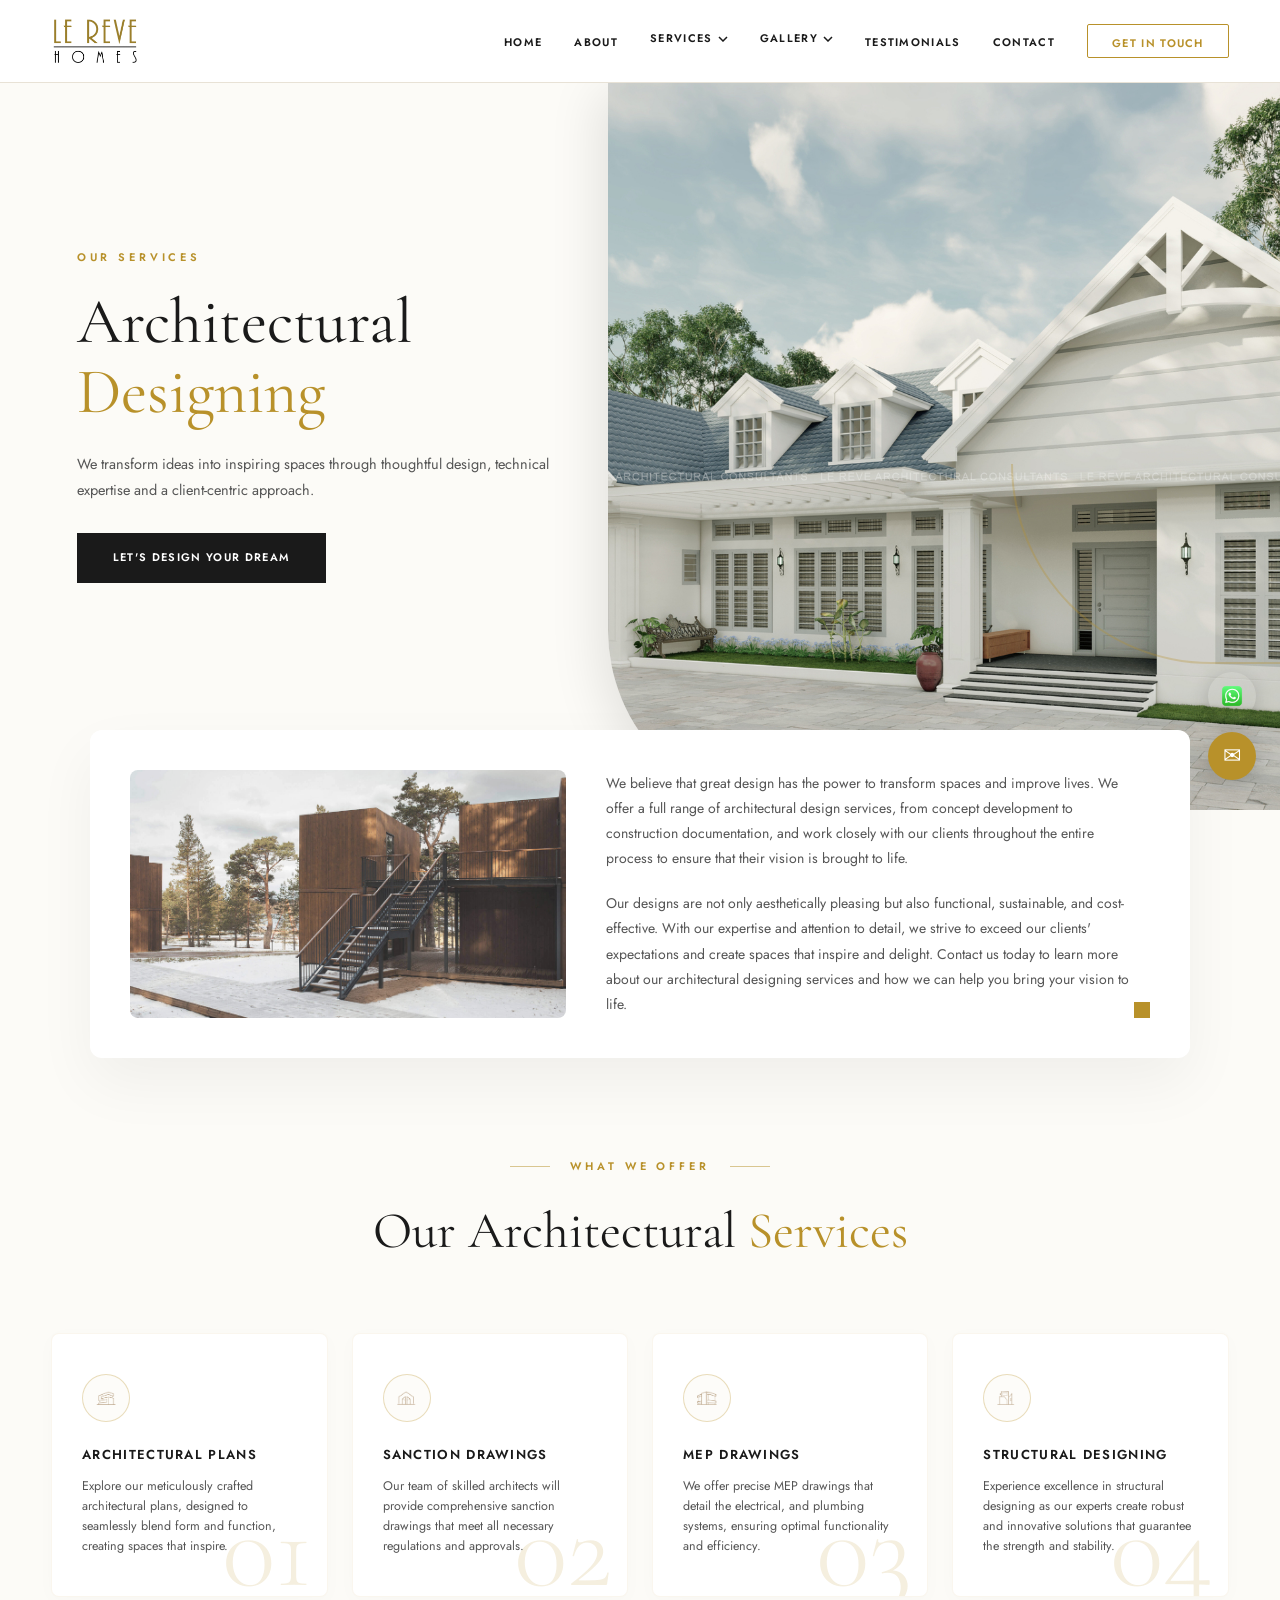
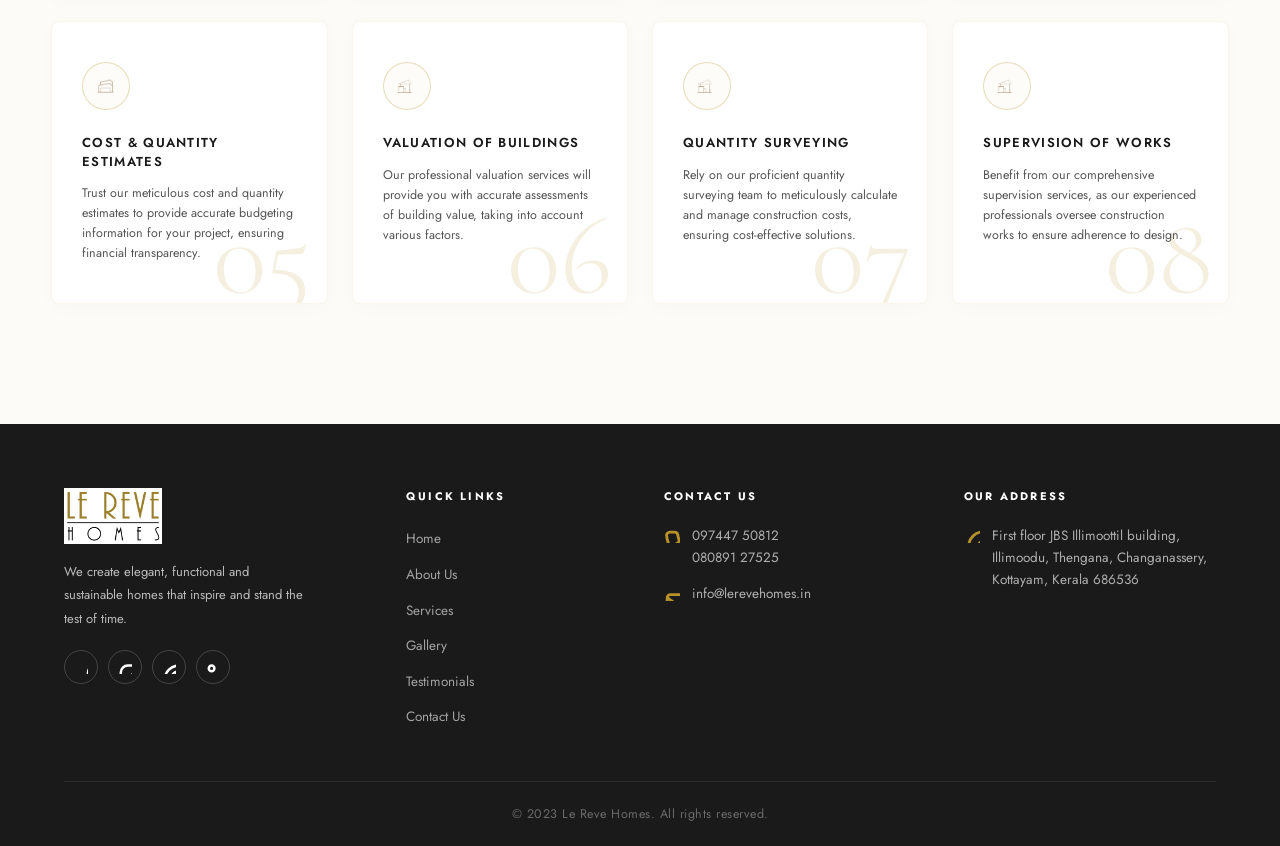
<file: architectural_designing.html>
<!DOCTYPE html>
<html lang="en">

<head>
  <meta charset="UTF-8" />
  <meta http-equiv="X-UA-Compatible" content="IE=edge" />
  <meta name="viewport" content="width=device-width, initial-scale=1.0" />
  <title>Architectural Designing | Le Rêve Homes</title>
  <link rel="shortcut icon" href="img/favicon.png" />

  <!-- Google Fonts -->
  <link rel="preconnect" href="https://fonts.googleapis.com" />
  <link rel="preconnect" href="https://fonts.gstatic.com" crossorigin />
  <link href="https://fonts.googleapis.com/css2?family=Cormorant+Garamond:ital,wght@0,300;0,400;0,500;0,600;1,400;1,500&family=Jost:wght@300;400;500;600&display=swap" rel="stylesheet" />

  <style>
    /* RESET & BASE */
    *, *::before, *::after { box-sizing: border-box; margin: 0; padding: 0; }
    :root {
      --gold:       #b8912a;
      --gold-light: #d4ac50;
      --gold-pale:  #f5edd8;
      --ink:        #1a1a1a;
      --ink-soft:   #555;
      --paper:      #ffffff;
      --bg-light:   #fcfbf7; 
      --line:       #e8e2d6;
      --ff-display: 'Cormorant Garamond', Georgia, serif;
      --ff-body:    'Jost', sans-serif;
      --transition: 0.4s cubic-bezier(0.25,0.46,0.45,0.94);
    }
    html { scroll-behavior: smooth; }
    body { font-family: var(--ff-body); color: var(--ink); background: var(--bg-light); line-height: 1.6; overflow-x: hidden; }
    img { display: block; max-width: 100%; }
    a { text-decoration: none; color: inherit; }
    ul { list-style: none; }

    /* UTILITY */
    .container { width: 100%; max-width: 1200px; margin: 0 auto; padding: 0 24px; }
    .eyebrow { font-family: var(--ff-body); font-size: 11px; font-weight: 600; letter-spacing: 0.35em; text-transform: uppercase; color: var(--gold); }
    
    /* SCROLL PROGRESS */
    #scroll-progress { position: fixed; top: 0; left: 0; height: 2px; width: 0%; background: var(--gold); z-index: 9999; transition: width 0.1s; }

    /* NAVBAR */
    #navbar { position: fixed; left: 0; top: 0; width: 100%; z-index: 1000; background: rgba(255, 255, 255, 0.98); box-shadow: 0 1px 0 var(--line); backdrop-filter: blur(10px); transition: background var(--transition), box-shadow var(--transition); }
    .nav-inner { display: flex; align-items: center; justify-content: space-between; max-width: 100%; margin: 0; padding: 16px 4%; }
    .nav-logo img { height: 50px; width: auto; object-fit: contain; }
    .nav-links { display: flex; align-items: center; gap: 32px; }
    .nav-links a { font-size: 11px; font-weight: 600; letter-spacing: 0.12em; text-transform: uppercase; color: var(--ink); position: relative; padding-bottom: 4px; transition: color var(--transition); }
    .nav-links a::after { content: ''; position: absolute; bottom: 0; left: 0; width: 0; height: 1px; background: var(--gold); transition: width var(--transition); }
    .nav-links a:hover::after, .nav-links a.active::after { width: 100%; }
    .nav-links a:hover, .nav-links a.active { color: var(--gold); }
    
    .nav-dropdown { position: relative; }
    .nav-dropdown > a { display: flex; align-items: center; gap: 5px; }
    .nav-dropdown > a svg { width: 10px; height: 6px; }
    .dropdown-menu { position: absolute; top: calc(100% + 12px); left: 50%; transform: translateX(-50%); background: var(--paper); border: 1px solid var(--line); border-radius: 4px; min-width: 220px; padding: 8px 0; opacity: 0; visibility: hidden; transition: opacity var(--transition), transform var(--transition); transform: translateX(-50%) translateY(-8px); box-shadow: 0 20px 60px rgba(0,0,0,0.08); }
    .nav-dropdown:hover .dropdown-menu { opacity: 1; visibility: visible; transform: translateX(-50%) translateY(0); }
    .dropdown-menu::before { content: ''; position: absolute; top: -20px; left: 0; width: 100%; height: 20px; background: transparent; }
    .dropdown-menu a { display: block; padding: 12px 20px; font-size: 11px; color: var(--ink) !important; letter-spacing: 0.1em; transition: color var(--transition); }
    .dropdown-menu a:hover { color: var(--gold) !important; background: var(--bg-light); }
    .dropdown-menu a::after { display: none; }
    .nav-cta { display: inline-flex; align-items: center; gap: 8px; border: 1px solid var(--gold); color: var(--gold) !important; padding: 10px 24px; border-radius: 2px; font-size: 11px !important; font-weight: 600 !important; letter-spacing: 0.12em !important; transition: background var(--transition), color var(--transition) !important; }
    .nav-cta::after { display: none !important; }
    .nav-cta:hover { background: var(--gold); color: #fff !important; }
    
    .nav-toggle { display: none; flex-direction: column; gap: 5px; cursor: pointer; padding: 4px; }
    .nav-toggle span { display: block; width: 24px; height: 1.5px; background: var(--ink); transition: background var(--transition); }
    .mobile-menu { display: none; position: fixed; inset: 0; background: var(--paper); z-index: 999; flex-direction: column; padding: 100px 32px 40px; }
    .mobile-menu.open { display: flex; }
    .mobile-menu a { display: block; padding: 14px 0; font-size: 22px; font-family: var(--ff-display); border-bottom: 1px solid var(--line); color: var(--ink); }
    .mobile-menu a:hover { color: var(--gold); }
    .mobile-close { position: absolute; top: 24px; right: 24px; background: none; border: none; cursor: pointer; font-size: 28px; color: var(--ink); }

    @media (max-width: 950px) {
      .nav-links { display: none; }
      .nav-toggle { display: flex; }
      .nav-inner { padding: 16px 24px; }
    }

    /* ARCH HERO */
    .arch-hero {
      display: flex;
      min-height: 90vh;
      background: var(--bg-light); 
      padding-top: 82px; /* For navbar */
      position: relative;
      overflow: hidden;
    }
    .arch-hero-content {
      flex: 1;
      padding: 60px 4% 120px 6%;
      display: flex;
      flex-direction: column;
      justify-content: center;
      position: relative;
      z-index: 10;
    }
    .arch-hero-content .eyebrow {
      margin-bottom: 20px;
    }
    .arch-hero-content h1 {
      font-family: var(--ff-display);
      font-size: clamp(3rem, 5vw, 5.5rem);
      font-weight: 400;
      color: var(--ink);
      line-height: 1.1;
      margin-bottom: 24px;
    }
    .arch-hero-content h1 span {
      color: var(--gold);
    }
    .arch-hero-content p {
      font-size: 14.5px;
      color: var(--ink-soft);
      line-height: 1.8;
      max-width: 480px;
      margin-bottom: 30px;
    }
    .hero-btn {
      display: inline-flex;
      background: #1a1a1a;
      color: #fff;
      padding: 16px 36px;
      font-size: 11px;
      font-weight: 600;
      letter-spacing: 0.12em;
      text-transform: uppercase;
      border: none;
      align-self: flex-start;
      transition: background var(--transition), transform var(--transition);
      cursor: pointer;
    }
    .hero-btn:hover {
      background: var(--gold);
      transform: translateY(-2px);
    }
    .arch-hero-image {
      flex: 1.4;
      position: relative;
    }
    .arch-hero-image img {
      width: 100%;
      height: 100%;
      object-fit: cover;
      border-bottom-left-radius: 180px; 
      box-shadow: -10px 10px 50px rgba(0,0,0,0.1);
    }
    .hero-gold-line {
      position: absolute;
      bottom: 20%;
      right: -10%;
      width: 50%;
      height: 200px;
      border-bottom: 2px solid var(--gold);
      border-left: 2px solid var(--gold);
      border-bottom-left-radius: 200px;
      opacity: 0.3;
      pointer-events: none;
      z-index: 15;
    }
    
    /* ARCH INTRO CARD */
    .arch-intro-section {
      margin-top: -80px;
      padding: 0 4%;
      position: relative;
      z-index: 20;
    }
    .arch-intro-card {
      max-width: 1100px;
      margin: 0 auto;
      background: var(--paper);
      border-radius: 12px;
      box-shadow: 0 25px 60px rgba(0,0,0,0.05);
      display: flex;
      padding: 40px;
      gap: 40px;
      align-items: center;
      position: relative;
    }
    .arch-intro-img {
      flex: 1;
      position: relative;
    }
    .arch-intro-img img {
      width: 100%;
      border-radius: 8px;
      opacity: 0.85;
      mix-blend-mode: multiply;
    }
    .arch-intro-text {
      flex: 1.2;
      padding-right: 20px;
    }
    .arch-intro-text p {
      font-size: 14px;
      color: var(--ink-soft);
      line-height: 1.8;
      margin-bottom: 20px;
    }
    .arch-intro-text p:last-child {
      margin-bottom: 0;
    }
    .gold-square {
      position: absolute;
      bottom: 40px;
      right: 40px;
      width: 16px;
      height: 16px;
      background: var(--gold);
    }

    /* ARCH SERVICES GRID */
    .arch-services {
      padding: 100px 4% 120px;
      text-align: center;
    }
    .arch-services-header {
      margin-bottom: 60px;
    }
    .arch-services-header .eyebrow {
      display: flex;
      align-items: center;
      justify-content: center;
      gap: 20px;
      margin-bottom: 16px;
    }
    .arch-services-header .eyebrow::before,
    .arch-services-header .eyebrow::after {
      content: '';
      width: 40px;
      height: 1px;
      background: var(--gold);
      opacity: 0.5;
    }
    .arch-services-header h2 {
      font-family: var(--ff-display);
      font-size: clamp(2.5rem, 4vw, 3.5rem);
      font-weight: 400;
      color: var(--ink);
    }
    .arch-services-header h2 span {
      color: var(--gold);
    }
    
    .arch-grid {
      display: grid;
      grid-template-columns: repeat(4, 1fr);
      gap: 24px;
      max-width: 1200px;
      margin: 0 auto;
    }
    .arch-card {
      background: var(--paper);
      border-radius: 8px;
      padding: 40px 30px;
      text-align: left;
      position: relative;
      box-shadow: 0 4px 20px rgba(0,0,0,0.02);
      border: 1px solid rgba(184,145,42,0.08);
      transition: transform var(--transition), box-shadow var(--transition);
      overflow: hidden;
      display: flex;
      flex-direction: column;
    }
    .arch-card:hover {
      transform: translateY(-5px);
      box-shadow: 0 15px 40px rgba(0,0,0,0.06);
    }
    .arch-card-icon {
      width: 48px;
      height: 48px;
      border: 1px solid rgba(184,145,42,0.3);
      border-radius: 50%;
      display: grid;
      place-items: center;
      margin-bottom: 24px;
      background: #fdfcf9;
    }
    .arch-card-icon img {
      width: 20px;
      height: 20px;
      object-fit: contain;
    }
    .arch-card h3 {
      font-family: var(--ff-body);
      font-size: 13px;
      font-weight: 600;
      letter-spacing: 0.1em;
      color: var(--ink);
      margin-bottom: 12px;
      text-transform: uppercase;
      line-height: 1.4;
      position: relative;
      z-index: 2;
    }
    .arch-card p {
      font-size: 12.5px;
      color: var(--ink-soft);
      line-height: 1.6;
      position: relative;
      z-index: 2;
    }
    .arch-card-number {
      position: absolute;
      bottom: -10px;
      right: 15px;
      font-family: var(--ff-display);
      font-size: 7rem;
      font-weight: 300;
      color: var(--gold);
      opacity: 0.15;
      line-height: 1;
      z-index: 1;
      transition: opacity var(--transition), transform var(--transition);
    }
    .arch-card:hover .arch-card-number {
      opacity: 0.25;
      transform: scale(1.05);
    }

    @media (max-width: 1024px) {
      .arch-grid { grid-template-columns: repeat(2, 1fr); }
      .arch-hero { flex-direction: column; }
      .arch-hero-image img { border-bottom-left-radius: 0; }
      .arch-hero-content { padding-top: 120px; padding-bottom: 60px; }
      .arch-intro-card { flex-direction: column; }
    }
    @media (max-width: 600px) {
      .arch-grid { grid-template-columns: 1fr; }
    }

    /* FOOTER */
    #footer { background: var(--ink); color: rgba(255,255,255,0.7); }
    .footer-top { display: grid; grid-template-columns: 1.4fr 1fr 1.2fr 1.2fr; gap: 48px; padding: 64px 0 52px; border-bottom: 1px solid rgba(255,255,255,0.08); }
    .footer-brand img { height: 56px; width: auto; object-fit: contain; margin-bottom: 16px; filter: brightness(0) invert(1); }
    .footer-brand p { font-size: 13px; line-height: 1.8; max-width: 240px; }
    .footer-social { display: flex; gap: 10px; margin-top: 20px; }
    .footer-social a { width: 34px; height: 34px; border-radius: 50%; border: 1px solid rgba(255,255,255,0.18); display: grid; place-items: center; transition: border-color var(--transition), background var(--transition); }
    .footer-social a:hover { border-color: var(--gold); background: var(--gold); }
    .footer-social a svg { width: 14px; height: 14px; stroke: #fff; fill: none; stroke-width: 1.8; }
    .footer-col h5 { font-family: var(--ff-body); font-size: 11px; font-weight: 700; letter-spacing: 0.2em; text-transform: uppercase; color: #fff; margin-bottom: 20px; }
    .footer-col ul { display: flex; flex-direction: column; gap: 10px; }
    .footer-col ul a { font-size: 13.5px; color: rgba(255,255,255,0.6); transition: color var(--transition); }
    .footer-col ul a:hover { color: var(--gold); }
    .footer-contact-item { display: flex; align-items: flex-start; gap: 12px; margin-bottom: 14px; }
    .footer-contact-item svg { width: 16px; height: 16px; stroke: var(--gold); fill: none; stroke-width: 1.8; flex-shrink: 0; margin-top: 2px; }
    .footer-contact-item span { font-size: 13.5px; color: rgba(255,255,255,0.65); line-height: 1.6; }
    .footer-contact-item a { color: rgba(255,255,255,0.65); transition: color var(--transition); }
    .footer-contact-item a:hover { color: var(--gold); }
    .footer-bottom { display: flex; align-items: center; justify-content: center; padding: 22px 0; font-size: 12.5px; color: rgba(255,255,255,0.35); letter-spacing: 0.04em; }
    @media (max-width: 860px) { .footer-top { grid-template-columns: 1fr 1fr; gap: 36px; padding: 50px 0 40px; } }
    @media (max-width: 560px) {
      #footer .footer-top { grid-template-columns: 1fr 1fr; gap: 30px; }
      #footer .footer-brand { grid-column: span 2; }
      #footer .footer-col:last-child { grid-column: span 2; }
    }

    /* FLOATING BUTTONS */
    .float-buttons { position: fixed; right: 24px; bottom: 120px; z-index: 500; display: flex; flex-direction: column; gap: 12px; }
    .float-btn { width: 48px; height: 48px; border-radius: 50%; display: grid; place-items: center; box-shadow: 0 4px 20px rgba(0,0,0,0.18); transition: transform var(--transition); }
    .float-btn:hover { transform: scale(1.1); }
    .float-btn img { width: 30px; height: 30px; object-fit: contain; }
    .float-btn.mail { background: var(--gold); font-size: 22px; color: #fff; text-decoration: none; }

    /* BACK TO TOP */
    #back-top { position: fixed; right: 16px; bottom: 24px; z-index: 500; width: 42px; height: 42px; border-radius: 50%; background: var(--ink); color: #fff; display: grid; place-items: center; opacity: 0; pointer-events: none; transition: opacity var(--transition), transform var(--transition); cursor: pointer; border: none; }
    #back-top.show { opacity: 1; pointer-events: all; }
    #back-top:hover { transform: translateY(-3px); background: var(--gold); }
    #back-top svg { width: 16px; height: 16px; stroke: #fff; fill: none; stroke-width: 2; }

    .mobile-dropdown { display: flex; flex-direction: column; border-bottom: 1px solid var(--line); }
    .mobile-dropdown-toggle { 
      display: flex; align-items: center; justify-content: space-between; 
      padding: 14px 0; font-size: 22px; font-family: var(--ff-display);
      color: var(--ink); cursor: pointer;
    }
    .mobile-dropdown-toggle svg { width: 10px; height: 6px; stroke: currentColor; fill: none; stroke-width: 1.5; transition: transform var(--transition); }
    .mobile-dropdown.open .mobile-dropdown-toggle svg { transform: rotate(180deg); color: var(--gold); }
    .mobile-dropdown-menu {
      display: none; flex-direction: column; padding-left: 20px; padding-bottom: 10px;
    }
    .mobile-dropdown.open .mobile-dropdown-menu { display: flex; }
    .mobile-dropdown-menu a { border-bottom: none; font-size: 16px; padding: 10px 0; font-family: var(--ff-body); }
  
    /* ============================================================
       MOBILE MENU (matches homepage exactly)
    ============================================================ */
    .nav-toggle { display: none; flex-direction: column; gap: 5px; cursor: pointer; padding: 4px; }
    .nav-toggle span { display: block; width: 24px; height: 1.5px; background: var(--ink); transition: background 0.4s; }
    .mobile-menu {
      display: none; position: fixed; inset: 0; background: #fff; z-index: 999;
      flex-direction: column; padding: 100px 32px 40px;
    }
    .mobile-menu.open { display: flex; }
    .mobile-menu > a {
      display: block; padding: 14px 0; font-size: 22px; font-family: 'Cormorant Garamond', Georgia, serif;
      border-bottom: 1px solid #e8e2d6; color: #1a1a1a;
    }
    .mobile-menu > a:hover { color: #b8912a; }
    .mobile-close {
      position: absolute; top: 24px; right: 24px;
      background: none; border: none; cursor: pointer; font-size: 28px; color: #1a1a1a;
    }
    .mobile-dropdown { display: flex; flex-direction: column; border-bottom: 1px solid #e8e2d6; }
    .mobile-dropdown-toggle { 
      display: flex; align-items: center; justify-content: space-between; 
      padding: 14px 0; font-size: 22px; font-family: 'Cormorant Garamond', Georgia, serif;
      color: #1a1a1a; cursor: pointer;
    }
    .mobile-dropdown-toggle svg { width: 14px; height: 8px; stroke: currentColor; fill: none; stroke-width: 1.5; transition: transform 0.4s; }
    .mobile-dropdown.open .mobile-dropdown-toggle svg { transform: rotate(180deg); color: #b8912a; }
    .mobile-dropdown-menu {
      display: none; flex-direction: column; padding-left: 20px; padding-bottom: 10px;
    }
    .mobile-dropdown.open .mobile-dropdown-menu { display: flex; }
    .mobile-dropdown-menu a { border-bottom: none; font-size: 16px; padding: 10px 0; font-family: 'Jost', sans-serif; color: #1a1a1a; }
    .mobile-dropdown-menu a:hover { color: #b8912a; }
    @media (max-width: 950px) {
      .nav-links { display: none !important; }
      .nav-toggle { display: flex !important; }
    }

  </style>
</head>

<body>
  <!-- SCROLL PROGRESS -->
  <div id="scroll-progress"></div>

  <!-- NAVBAR -->
  <nav id="navbar" class="scrolled">
    <div class="nav-inner">
      <a href="index.html" class="nav-logo">
        <img src="le reve.jpg" alt="Le Rêve Homes Logo" />
      </a>
      <ul class="nav-links">
        <li><a href="index.html">Home</a></li>
        <li><a href="about.html">About</a></li>
        <li class="nav-dropdown">
          <a href="Services.html">
            Services
            <svg viewBox="0 0 10 6" fill="none" stroke="currentColor" stroke-width="1.5"><path d="M1 1l4 4 4-4"/></svg>
          </a>
          <ul class="dropdown-menu">
            <li><a href="architectural_designing.html">Architectural Designing</a></li>
            <li><a href="Project Management.html">Project Management</a></li>
            <li><a href="Interior Designing.html">Interior Designers</a></li>
            <li><a href="Contractors.html">Contractors</a></li>
          </ul>
        </li>
        <li class="nav-dropdown">
          <a href="gallery.html">
            Gallery
            <svg viewBox="0 0 10 6" fill="none" stroke="currentColor" stroke-width="1.5"><path d="M1 1l4 4 4-4"/></svg>
          </a>
          <ul class="dropdown-menu">
            <li><a href="int-gallery.html">Interior Gallery</a></li>
            <li><a href="ext-gallery.html">Exterior Gallery</a></li>
          </ul>
        </li>
        <li><a href="testimonials.html">Testimonials</a></li>
        <li><a href="contact.html">Contact</a></li>
        <li>
          <a href="contact.html" class="nav-cta">
            Get In Touch
          </a>
        </li>
      </ul>
      <button class="nav-toggle" id="navToggle" aria-label="Open menu">
        <span></span><span></span><span></span>
      </button>
    </div>
  </nav>

    <!-- MOBILE MENU -->
  <div class="mobile-menu" id="mobileMenu">
    <button class="mobile-close" id="mobileClose">✕</button>
    <a href="index.html">Home</a>
    <a href="about.html">About</a>
    
    <div class="mobile-dropdown">
      <div class="mobile-dropdown-toggle">Services <svg viewBox="0 0 10 6"><path d="M1 1l4 4 4-4"/></svg></div>
      <div class="mobile-dropdown-menu">
        <a href="architectural_designing.html">Architectural Designing</a>
        <a href="Project Management.html">Project Management</a>
        <a href="Interior Designing.html">Interior Designers</a>
        <a href="Contractors.html">Contractors</a>
      </div>
    </div>

    <div class="mobile-dropdown">
      <div class="mobile-dropdown-toggle">Gallery <svg viewBox="0 0 10 6"><path d="M1 1l4 4 4-4"/></svg></div>
      <div class="mobile-dropdown-menu">
        <a href="int-gallery.html">Interior Gallery</a>
        <a href="ext-gallery.html">Exterior Gallery</a>
      </div>
    </div>

    <a href="testimonials.html">Testimonials</a>
    <a href="contact.html">Contact</a>
    <a href="contact.html" style="color:var(--gold);margin-top:8px;">Get In Touch →</a>
  </div>

  <!-- HERO -->
  <section class="arch-hero">
    <div class="arch-hero-content">
      <div class="eyebrow">Our Services</div>
      <h1>Architectural<br><span>Designing</span></h1>
      <p>We transform ideas into inspiring spaces through thoughtful design, technical expertise and a client-centric approach.</p>
      <a href="contact.html" class="hero-btn">Let's Design Your Dream</a>
    </div>
    <div class="arch-hero-image">
      <!-- Exterior image from previous setup -->
      <img src="img/imagess/ALEX RESIDENCE 3.jpg" alt="Architectural Exterior" />
      <div class="hero-gold-line"></div>
    </div>
  </section>

  <!-- INTRO CARD -->
  <section class="arch-intro-section">
    <div class="arch-intro-card">
      <div class="arch-intro-img">
        <!-- Using banner.jpg as a placeholder for the sketch image, can be swapped later -->
        <img src="img/banner.jpg" alt="Architectural Sketch" />
      </div>
      <div class="arch-intro-text">
        <p>We believe that great design has the power to transform spaces and improve lives. We offer a full range of architectural design services, from concept development to construction documentation, and work closely with our clients throughout the entire process to ensure that their vision is brought to life.</p>
        <p>Our designs are not only aesthetically pleasing but also functional, sustainable, and cost-effective. With our expertise and attention to detail, we strive to exceed our clients' expectations and create spaces that inspire and delight. Contact us today to learn more about our architectural designing services and how we can help you bring your vision to life.</p>
      </div>
      <div class="gold-square"></div>
    </div>
  </section>

  <!-- SERVICES GRID -->
  <section class="arch-services">
    <div class="arch-services-header">
      <div class="eyebrow">What We Offer</div>
      <h2>Our Architectural <span>Services</span></h2>
    </div>
    <div class="arch-grid">
      <!-- 01 -->
      <div class="arch-card">
        <div class="arch-card-icon"><img src="img/icons/icon-1.png" alt="Icon" /></div>
        <h3>Architectural Plans</h3>
        <p>Explore our meticulously crafted architectural plans, designed to seamlessly blend form and function, creating spaces that inspire.</p>
        <div class="arch-card-number">01</div>
      </div>
      <!-- 02 -->
      <div class="arch-card">
        <div class="arch-card-icon"><img src="img/icons/icon-2.png" alt="Icon" /></div>
        <h3>Sanction Drawings</h3>
        <p>Our team of skilled architects will provide comprehensive sanction drawings that meet all necessary regulations and approvals.</p>
        <div class="arch-card-number">02</div>
      </div>
      <!-- 03 -->
      <div class="arch-card">
        <div class="arch-card-icon"><img src="img/icons/icon-3.png" alt="Icon" /></div>
        <h3>MEP Drawings</h3>
        <p>We offer precise MEP drawings that detail the electrical, and plumbing systems, ensuring optimal functionality and efficiency.</p>
        <div class="arch-card-number">03</div>
      </div>
      <!-- 04 -->
      <div class="arch-card">
        <div class="arch-card-icon"><img src="img/icons/icon-4.png" alt="Icon" /></div>
        <h3>Structural Designing</h3>
        <p>Experience excellence in structural designing as our experts create robust and innovative solutions that guarantee the strength and stability.</p>
        <div class="arch-card-number">04</div>
      </div>
      <!-- 05 -->
      <div class="arch-card">
        <div class="arch-card-icon"><img src="img/icons/icon-6.png" alt="Icon" /></div>
        <h3>Cost & Quantity Estimates</h3>
        <p>Trust our meticulous cost and quantity estimates to provide accurate budgeting information for your project, ensuring financial transparency.</p>
        <div class="arch-card-number">05</div>
      </div>
      <!-- 06 -->
      <div class="arch-card">
        <div class="arch-card-icon"><img src="img/icons/icon-5.png" alt="Icon" /></div>
        <h3>Valuation of Buildings</h3>
        <p>Our professional valuation services will provide you with accurate assessments of building value, taking into account various factors.</p>
        <div class="arch-card-number">06</div>
      </div>
      <!-- 07 -->
      <div class="arch-card">
        <div class="arch-card-icon"><img src="img/icons/icon-5.png" alt="Icon" /></div>
        <h3>Quantity Surveying</h3>
        <p>Rely on our proficient quantity surveying team to meticulously calculate and manage construction costs, ensuring cost-effective solutions.</p>
        <div class="arch-card-number">07</div>
      </div>
      <!-- 08 -->
      <div class="arch-card">
        <div class="arch-card-icon"><img src="img/icons/icon-5.png" alt="Icon" /></div>
        <h3>Supervision of Works</h3>
        <p>Benefit from our comprehensive supervision services, as our experienced professionals oversee construction works to ensure adherence to design.</p>
        <div class="arch-card-number">08</div>
      </div>
    </div>
  </section>

  <!-- FOOTER -->
  <style>
    /* ============================================================
       FOOTER
    ============================================================ */
    #footer { background: #1a1a1a; color: rgba(255,255,255,0.7); font-family: 'Jost', sans-serif; line-height: 1.6; }
    #footer * { box-sizing: border-box; margin: 0; padding: 0; }
    #footer .container { width: 100%; max-width: 1200px; margin: 0 auto; padding: 0 24px; }
    #footer .footer-top { display: grid; grid-template-columns: 1.4fr 1fr 1.2fr 1.2fr; gap: 48px; padding: 64px 0 52px; border-bottom: 1px solid rgba(255,255,255,0.08); }
    #footer .footer-brand img { height: 56px; width: auto; object-fit: contain; margin-bottom: 16px; filter: none !important; }
    #footer .footer-brand p { font-size: 13px; line-height: 1.8; max-width: 240px; }
    #footer .footer-social { display: flex; gap: 10px; margin-top: 20px; }
    #footer .footer-social a { width: 34px; height: 34px; border-radius: 50%; border: 1px solid rgba(255,255,255,0.18); display: grid; place-items: center; transition: border-color 0.4s, background 0.4s; color: #fff;}
    #footer .footer-social a:hover { border-color: #b8912a; background: #b8912a; }
    #footer .footer-social a svg { width: 14px; height: 14px; stroke: #fff; fill: none; stroke-width: 1.8; }
    #footer .footer-col h5 { font-size: 11px; font-weight: 700; letter-spacing: 0.2em; text-transform: uppercase; color: #fff; margin-bottom: 20px; }
    #footer .footer-col ul { display: flex; flex-direction: column; gap: 10px; list-style: none; }
    #footer .footer-col ul a { font-size: 13.5px; color: rgba(255,255,255,0.6); transition: color 0.4s; text-decoration: none; }
    #footer .footer-col ul a:hover { color: #b8912a; }
    #footer .footer-contact-item { display: flex; align-items: flex-start; gap: 12px; margin-bottom: 14px; }
    #footer .footer-contact-item svg { width: 16px; height: 16px; stroke: #b8912a; fill: none; stroke-width: 1.8; flex-shrink: 0; margin-top: 2px; }
    #footer .footer-contact-item span { font-size: 13.5px; color: rgba(255,255,255,0.65); line-height: 1.6; }
    #footer .footer-contact-item a { color: rgba(255,255,255,0.65); transition: color 0.4s; text-decoration: none; }
    #footer .footer-contact-item a:hover { color: #b8912a; }
    #footer .footer-bottom { display: flex; align-items: center; justify-content: center; padding: 22px 0; font-size: 12.5px; color: rgba(255,255,255,0.35); letter-spacing: 0.04em; }
    @media (max-width: 860px) { #footer .footer-top { grid-template-columns: 1fr 1fr; gap: 36px; padding: 50px 0 40px; } }
    @media (max-width: 560px) {
      #footer .footer-top { grid-template-columns: 1fr 1fr; gap: 30px; }
      #footer .footer-brand { grid-column: span 2; }
      #footer .footer-col:last-child { grid-column: span 2; }
    }
  </style>
  <footer id="footer">
    <div class="container">
      <div class="footer-top">
        <div class="footer-brand">
          <img src="le reve.jpg" alt="Le Rêve Homes" />
          <p>We create elegant, functional and sustainable homes that inspire and stand the test of time.</p>
          <div class="footer-social">
            <a href="#" aria-label="Facebook"><svg viewBox="0 0 10 6"><path d="M18 2h-3a5 5 0 0 0-5 5v3H7v4h3v8h4v-8h3l1-4h-4V7a1 1 0 0 1 1-1h3z"/></svg></a>
            <a href="#" aria-label="Instagram"><svg viewBox="0 0 10 6"><rect x="2" y="2" width="20" height="20" rx="5" ry="5"/><path d="M16 11.37A4 4 0 1 1 12.63 8 4 4 0 0 1 16 11.37z"/><line x1="17.5" y1="6.5" x2="17.51" y2="6.5"/></svg></a>
            <a href="#" aria-label="Pinterest"><svg viewBox="0 0 10 6"><path d="M12 2C6.48 2 2 6.48 2 12c0 4.24 2.65 7.86 6.39 9.29-.09-.78-.17-1.98.04-2.83.19-.77 1.28-5.43 1.28-5.43s-.33-.65-.33-1.62c0-1.52.88-2.66 1.98-2.66.93 0 1.39.7 1.39 1.54 0 .94-.6 2.34-.91 3.64-.26 1.09.54 1.97 1.6 1.97 1.92 0 3.22-2.47 3.22-5.4 0-2.23-1.51-3.9-4.01-3.9-2.93 0-4.76 2.19-4.76 4.64 0 .84.24 1.43.62 1.89.07.08.08.16.06.25l-.23.9c-.04.14-.13.17-.3.1-1.11-.46-1.61-1.69-1.61-3.08C6.83 8.18 9.28 6 12.72 6c2.75 0 4.6 2.01 4.6 4.18 0 3.22-1.8 5.64-4.44 5.64-.89 0-1.73-.48-2.02-1.02l-.55 2.11c-.2.77-.74 1.73-1.1 2.32.83.26 1.71.4 2.62.4 5.52 0 10-4.48 10-10S17.52 2 12 2z"/></svg></a>
            <a href="#" aria-label="LinkedIn"><svg viewBox="0 0 10 6"><path d="M16 8a6 6 0 0 1 6 6v7h-4v-7a2 2 0 0 0-2-2 2 2 0 0 0-2 2v7h-4v-7a6 6 0 0 1 6-6z"/><rect x="2" y="9" width="4" height="12"/><circle cx="4" cy="4" r="2"/></svg></a>
          </div>
        </div>
        <div class="footer-col">
          <h5>Quick Links</h5>
          <ul>
            <li><a href="index.html">Home</a></li>
            <li><a href="about.html">About Us</a></li>
            <li><a href="Services.html">Services</a></li>
            <li><a href="gallery.html">Gallery</a></li>
            <li><a href="testimonials.html">Testimonials</a></li>
            <li><a href="contact.html">Contact Us</a></li>
          </ul>
        </div>
        <div class="footer-col">
          <h5>Contact Us</h5>
          <div class="footer-contact-item">
            <svg viewBox="0 0 10 6"><path d="M22 16.92v3a2 2 0 0 1-2.18 2 19.79 19.79 0 0 1-8.63-3.07A19.5 19.5 0 0 1 4.69 12 19.79 19.79 0 0 1 1.61 3.4 2 2 0 0 1 3.6 1.22h3a2 2 0 0 1 2 1.72c.127.96.361 1.903.7 2.81a2 2 0 0 1-.45 2.11L7.91 8.4a16 16 0 0 0 5.72 5.72l.95-.95a2 2 0 0 1 2.11-.45c.907.339 1.85.573 2.81.7A2 2 0 0 1 21.22 16z"/></svg>
            <span><a href="tel:+919744750812">097447 50812</a><br /><a href="tel:+918089127525">080891 27525</a></span>
          </div>
          <div class="footer-contact-item">
            <svg viewBox="0 0 10 6"><path d="M4 4h16c1.1 0 2 .9 2 2v12c0 1.1-.9 2-2 2H4c-1.1 0-2-.9-2-2V6c0-1.1.9-2 2-2z"/><polyline points="22,6 12,13 2,6"/></svg>
            <span><a href="mailto:info@lerevehomes.in">info@lerevehomes.in</a></span>
          </div>
        </div>
        <div class="footer-col">
          <h5>Our Address</h5>
          <div class="footer-contact-item">
            <svg viewBox="0 0 10 6"><path d="M21 10c0 7-9 13-9 13s-9-6-9-13a9 9 0 0 1 18 0z"/><circle cx="12" cy="10" r="3"/></svg>
            <span>First floor JBS Illimoottil building, Illimoodu, Thengana, Changanassery, Kottayam, Kerala 686536</span>
          </div>
        </div>
      </div>
      <div class="footer-bottom">
        <p>© 2023 Le Reve Homes. All rights reserved.</p>
      </div>
    </div>
  </footer>

  <!-- FLOATING BUTTONS -->
  <div class="float-buttons">
    <a href="https://api.whatsapp.com/send?phone=+919744750812&text=Hello%20there!" target="_blank" class="float-btn" aria-label="WhatsApp">
      <img src="whatsapp-icon.png" alt="WhatsApp" />
    </a>
    <a href="mailto:info@lerevehomes.in" class="float-btn mail" aria-label="Email">✉</a>
  </div>
  <button id="back-top" aria-label="Back to top"><svg viewBox="0 0 10 6"><path d="M18 15l-6-6-6 6"/></svg></button>

  <!-- SCRIPTS -->
  <script>
    const navbar = document.getElementById('navbar');
    const scrollProgress = document.getElementById('scroll-progress');
    const backTop = document.getElementById('back-top');

    document.getElementById('navToggle').addEventListener('click', () =>
      document.getElementById('mobileMenu').classList.add('open'));
    document.getElementById('mobileClose').addEventListener('click', () =>
      document.getElementById('mobileMenu').classList.remove('open'));
    // Mobile submenu dropdowns
    document.querySelectorAll('.mobile-dropdown-toggle').forEach(toggle => {
      toggle.addEventListener('click', () => {
        toggle.parentElement.classList.toggle('open');
      });
    });

    window.addEventListener('scroll', () => {
      navbar.classList.toggle('scrolled', window.scrollY > 40);
      backTop.classList.toggle('show', window.scrollY > 400);

      const h = document.documentElement;
      const pct = (window.scrollY / (h.scrollHeight - h.clientHeight)) * 100;
      scrollProgress.style.width = pct + '%';
    });

    backTop.addEventListener('click', () => window.scrollTo({ top: 0, behavior: 'smooth' }));
  </script>
</body>
</html>
</file>
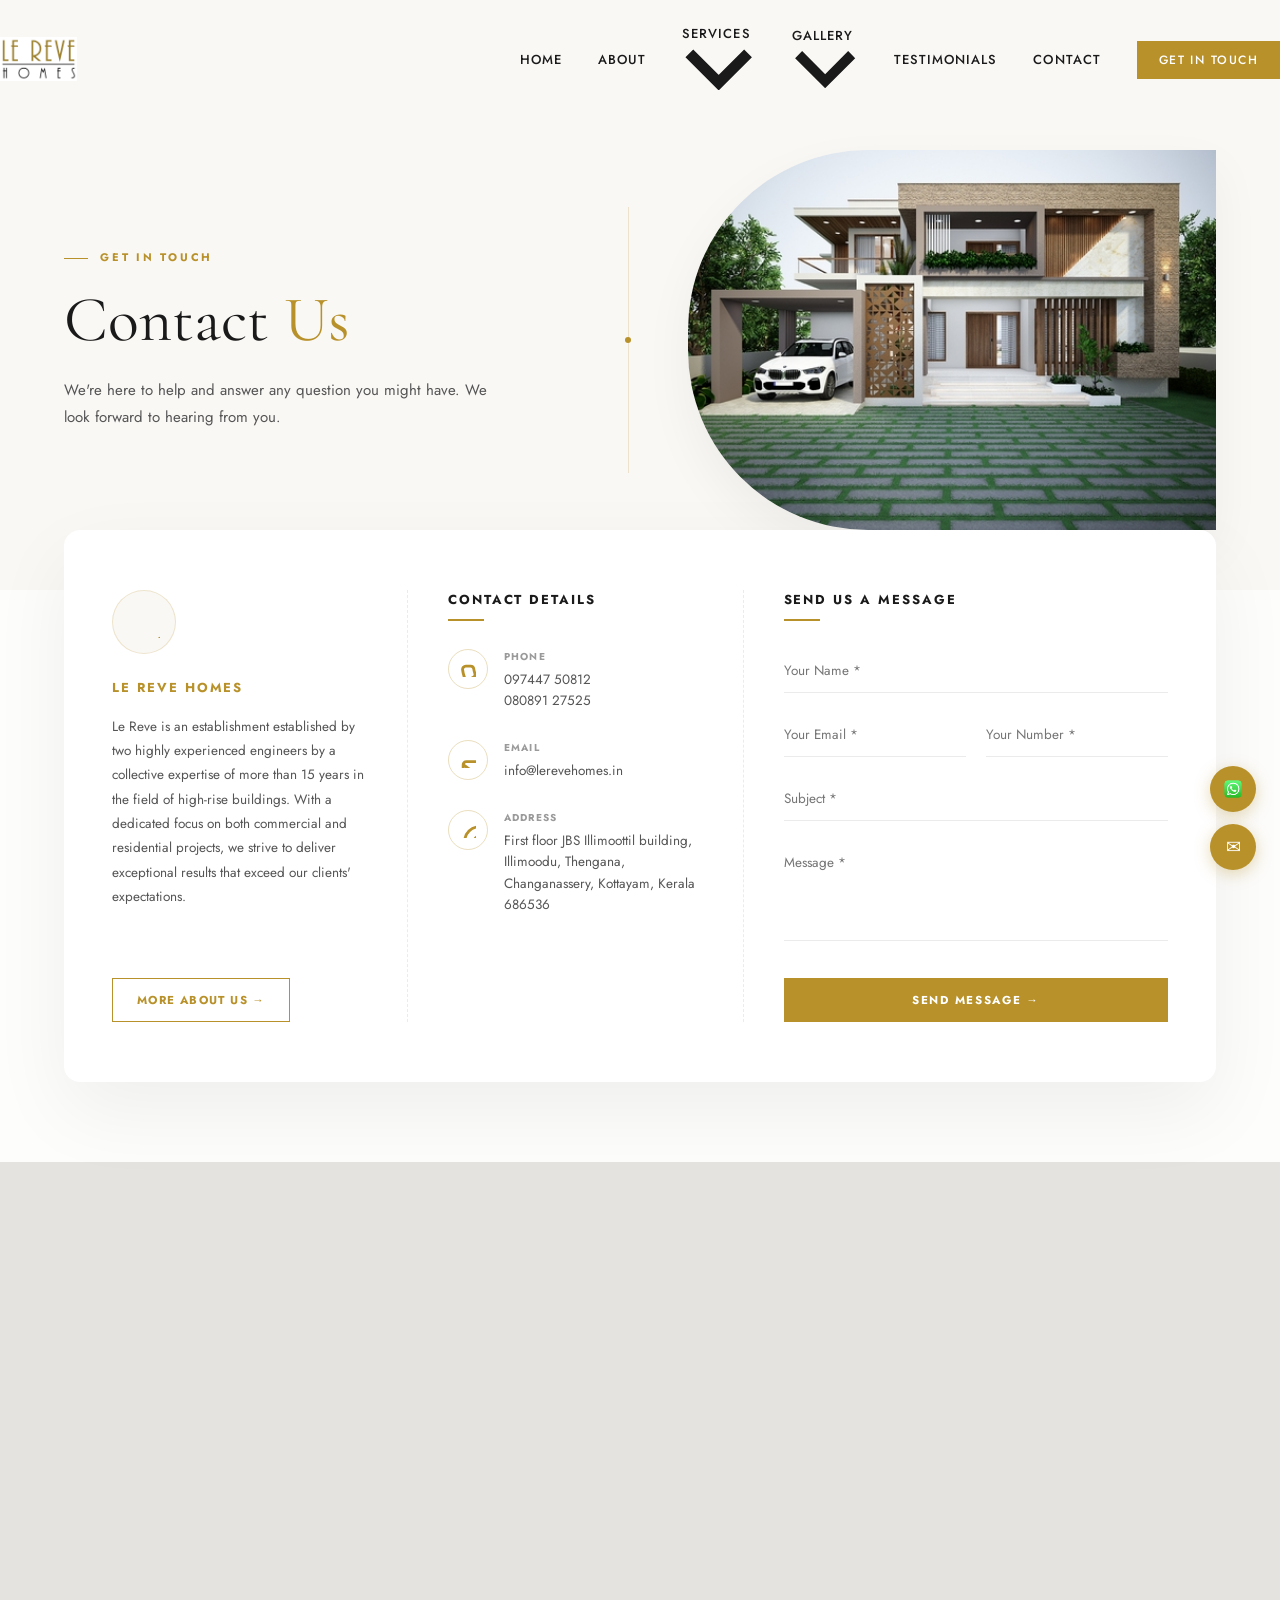
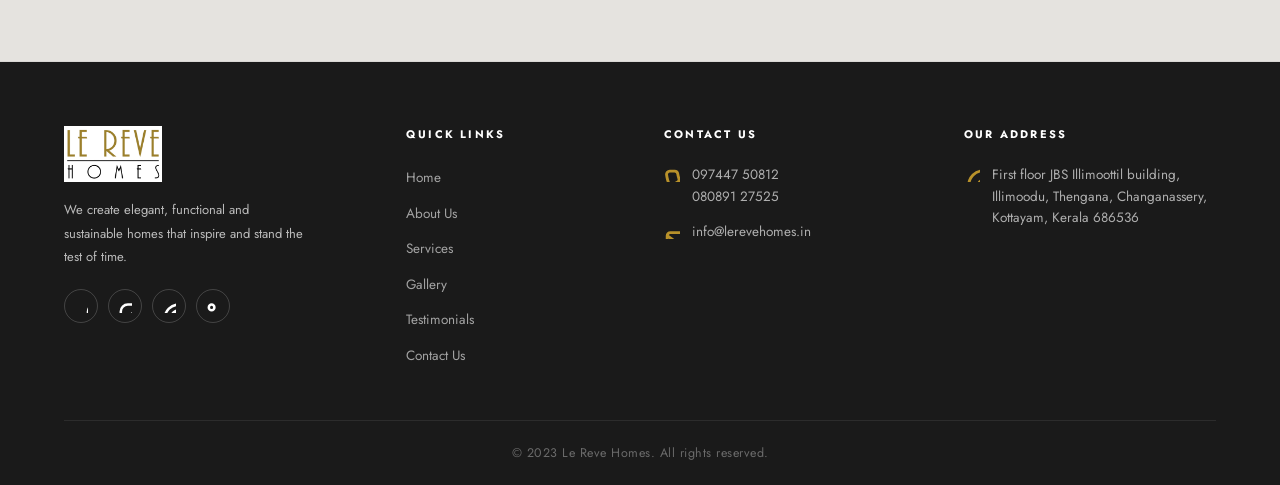
<file: contact.html>
<!DOCTYPE html>
<html lang="en">

<head>
  <meta charset="UTF-8" />
  <meta http-equiv="X-UA-Compatible" content="IE=edge" />
  <meta name="viewport" content="width=device-width, initial-scale=1.0" />
  <title>Contact Us | Le Rêve Homes</title>
  <meta name="description" content="Get in touch with Le Rêve Homes. We are here to help design and build your dream architectural or interior project." />
  <link rel="shortcut icon" href="img/favicon.png" />
  <link rel="preconnect" href="https://fonts.googleapis.com" />
  <link rel="preconnect" href="https://fonts.gstatic.com" crossorigin />
  <link href="https://fonts.googleapis.com/css2?family=Cormorant+Garamond:ital,wght@0,300;0,400;1,300;1,400&family=Jost:wght@300;400;500;600;700&display=swap" rel="stylesheet" />
  <style>
    /* ============================================================
       RESET & TOKENS
    ============================================================ */
    *, *::before, *::after { box-sizing: border-box; margin: 0; padding: 0; }
    :root {
      --gold:        #b8912a;
      --gold-light:  #d4aa4a;
      --ink:         #1a1a1a;
      --ink-soft:    #555555;
      --paper:       #faf9f7;
      --white:       #ffffff;
      --ff-display:  'Cormorant Garamond', Georgia, serif;
      --ff-body:     'Jost', sans-serif;
      --transition:  0.4s cubic-bezier(0.4, 0, 0.2, 1);
      --container:   1200px;
    }
    html { scroll-behavior: smooth; }
    body { font-family: var(--ff-body); background: #fdfdfc; color: var(--ink); line-height: 1.6; overflow-x: hidden; }
    a { text-decoration: none; color: inherit; }
    img { display: block; max-width: 100%; }

    /* ============================================================
       SCROLL PROGRESS
    ============================================================ */
    #scroll-progress {
      position: fixed; top: 0; left: 0; height: 2px;
      background: var(--gold); width: 0%; z-index: 9999;
      transition: width 0.1s linear;
    }

    /* ============================================================
       CONTAINER
    ============================================================ */
    .container { width: 100%; max-width: var(--container); margin: 0 auto; padding: 0 24px; }

    /* ============================================================
       NAVBAR
    ============================================================ */
    nav#navbar {
      position: fixed; top: 0; left: 0; width: 100%; z-index: 1000;
      padding: 20px 0; transition: padding var(--transition), background var(--transition), box-shadow var(--transition);
    }
    nav#navbar.scrolled {
      padding: 12px 0; background: rgba(255,255,255,0.97);
      box-shadow: 0 2px 30px rgba(0,0,0,0.07);
      backdrop-filter: blur(12px);
    }
    .nav-inner { display: flex; align-items: center; justify-content: space-between; }
    .nav-logo img { height: 44px; width: auto; object-fit: contain; }
    .nav-links { display: flex; align-items: center; gap: 36px; list-style: none; }
    .nav-links a { font-size: 13px; font-weight: 500; letter-spacing: 0.08em; text-transform: uppercase; color: var(--ink); transition: color var(--transition); }
    .nav-links a:hover, .nav-links a.active { color: var(--gold); }
    .nav-cta {
      background: var(--gold); color: #fff !important; padding: 10px 22px;
      font-size: 12px !important; letter-spacing: 0.12em !important;
      transition: background var(--transition) !important;
    }
    .nav-cta:hover { background: #96751e !important; }
    .nav-dropdown { position: relative; }
    .dropdown-menu {
      position: absolute; top: calc(100% + 20px); left: 50%; transform: translateX(-50%) translateY(-8px);
      background: #fff; min-width: 220px; border-radius: 8px; padding: 12px 0;
      opacity: 0; visibility: hidden; transition: opacity var(--transition), transform var(--transition);
      box-shadow: 0 20px 60px rgba(0,0,0,0.08);
    }
    .nav-dropdown:hover .dropdown-menu { opacity: 1; visibility: visible; transform: translateX(-50%) translateY(0); }
    .dropdown-menu::before { content: ''; position: absolute; top: -20px; left: 0; width: 100%; height: 20px; background: transparent; }
    .dropdown-menu a {
      display: block; padding: 10px 20px; font-size: 13px; font-weight: 400;
      color: var(--ink-soft); transition: color var(--transition), background var(--transition);
    }
    .dropdown-menu a:hover { color: var(--gold); background: #faf8f4; }
    .nav-toggle { display: none; flex-direction: column; gap: 5px; cursor: pointer; }
    .nav-toggle span { width: 24px; height: 1.5px; background: var(--ink); transition: var(--transition); }

    /* Mobile menu */
    .mobile-menu {
      position: fixed; top: 0; right: -100%; width: 280px; height: 100vh;
      background: #fff; z-index: 1100; padding: 80px 32px 40px;
      display: flex; flex-direction: column; gap: 24px;
      box-shadow: -10px 0 40px rgba(0,0,0,0.1); transition: right var(--transition);
    }
    .mobile-menu.open { right: 0; }
    .mobile-menu a { font-size: 16px; font-weight: 500; color: var(--ink); letter-spacing: 0.05em; }
    .mobile-menu a:hover { color: var(--gold); }
    .mobile-close {
      position: absolute; top: 24px; right: 24px; background: none; border: none;
      font-size: 28px; cursor: pointer; color: var(--ink);
    }

    /* ============================================================
       CONTACT HERO / TOP SECTION
    ============================================================ */
    .contact-hero {
      padding: 150px 0 60px;
      background: #faf8f5;
      position: relative;
      overflow: hidden;
    }
    .contact-hero-inner {
      display: flex;
      align-items: center;
      justify-content: space-between;
      gap: 40px;
    }
    .contact-hero-text {
      flex: 1.1;
      padding-right: 20px;
    }
    .contact-hero-text .eyebrow {
      font-size: 11px;
      font-weight: 700;
      letter-spacing: 0.25em;
      text-transform: uppercase;
      color: var(--gold);
      margin-bottom: 16px;
      display: flex;
      align-items: center;
      gap: 12px;
    }
    .contact-hero-text .eyebrow::before {
      content: '';
      width: 24px;
      height: 1px;
      background: var(--gold);
    }
    .contact-hero-text h1 {
      font-family: var(--ff-display);
      font-size: clamp(2.5rem, 5vw, 4rem);
      font-weight: 400;
      color: var(--ink);
      line-height: 1.15;
      margin-bottom: 20px;
    }
    .contact-hero-text h1 span {
      color: var(--gold);
    }
    .contact-hero-text p {
      font-size: 15px;
      color: var(--ink-soft);
      line-height: 1.8;
      max-width: 440px;
    }

    /* Divider vertical line with circle */
    .contact-hero-divider {
      position: relative;
      align-self: stretch;
      display: flex;
      align-items: center;
      justify-content: center;
      width: 40px;
    }
    .contact-hero-divider::before {
      content: '';
      position: absolute;
      top: 15%;
      bottom: 15%;
      width: 1px;
      background: rgba(184, 145, 42, 0.2);
    }
    .contact-hero-divider::after {
      content: '';
      position: absolute;
      width: 6px;
      height: 6px;
      background: var(--gold);
      border-radius: 50%;
    }

    .contact-hero-img {
      flex: 1.2;
      position: relative;
    }
    .contact-hero-img img {
      width: 100%;
      height: 380px;
      object-fit: cover;
      border-top-left-radius: 180px;
      border-bottom-left-radius: 180px;
      box-shadow: 0 20px 50px rgba(0,0,0,0.05);
    }

    /* ============================================================
       CONTACT CARD
    ============================================================ */
    .contact-card-section {
      margin-top: -60px;
      position: relative;
      z-index: 10;
      padding-bottom: 80px;
    }
    .contact-card {
      background: var(--white);
      border-radius: 16px;
      box-shadow: 0 30px 80px rgba(0,0,0,0.06);
      padding: 60px 48px;
      display: grid;
      grid-template-columns: 1fr 1fr 1.3fr;
      gap: 40px;
    }
    
    .contact-col {
      display: flex;
      flex-direction: column;
    }
    .contact-col:not(:last-child) {
      border-right: 1px dashed rgba(0,0,0,0.08);
      padding-right: 40px;
    }

    /* Column 1 - Brand Info */
    .brand-icon-circle {
      width: 64px;
      height: 64px;
      border-radius: 50%;
      background: #faf8f5;
      border: 1px solid rgba(184, 145, 42, 0.2);
      display: grid;
      place-items: center;
      margin-bottom: 24px;
    }
    .brand-icon-circle svg {
      width: 32px;
      height: 32px;
      stroke: var(--gold);
      fill: none;
      stroke-width: 1.2;
    }
    .brand-title {
      font-size: 13px;
      font-weight: 700;
      letter-spacing: 0.15em;
      text-transform: uppercase;
      color: var(--gold);
      margin-bottom: 16px;
    }
    .brand-description {
      font-size: 13.5px;
      color: var(--ink-soft);
      line-height: 1.8;
      margin-bottom: 30px;
    }
    .brand-btn {
      align-self: flex-start;
      display: inline-flex;
      align-items: center;
      gap: 8px;
      padding: 12px 24px;
      border: 1.5px solid var(--gold);
      color: var(--gold);
      font-size: 11.5px;
      font-weight: 700;
      letter-spacing: 0.12em;
      text-transform: uppercase;
      background: transparent;
      transition: all var(--transition);
      margin-top: auto;
    }
    .brand-btn:hover {
      background: var(--gold);
      color: var(--white);
    }

    /* Column 2 - Details */
    .col-header {
      font-size: 13px;
      font-weight: 700;
      letter-spacing: 0.15em;
      text-transform: uppercase;
      color: var(--ink);
      margin-bottom: 28px;
      position: relative;
      padding-bottom: 10px;
    }
    .col-header::after {
      content: '';
      position: absolute;
      bottom: 0;
      left: 0;
      width: 36px;
      height: 1.5px;
      background: var(--gold);
    }
    .info-list {
      display: flex;
      flex-direction: column;
      gap: 28px;
    }
    .info-item {
      display: flex;
      gap: 16px;
      align-items: flex-start;
    }
    .info-icon {
      width: 40px;
      height: 40px;
      border-radius: 50%;
      border: 1px solid rgba(184, 145, 42, 0.3);
      display: grid;
      place-items: center;
      flex-shrink: 0;
    }
    .info-icon svg {
      width: 16px;
      height: 16px;
      stroke: var(--gold);
      fill: none;
      stroke-width: 1.8;
    }
    .info-content {
      display: flex;
      flex-direction: column;
    }
    .info-label {
      font-size: 10px;
      font-weight: 700;
      letter-spacing: 0.12em;
      text-transform: uppercase;
      color: #9a9a9a;
      margin-bottom: 4px;
    }
    .info-value {
      font-size: 13.5px;
      color: var(--ink-soft);
      line-height: 1.6;
    }
    .info-value a {
      transition: color var(--transition);
    }
    .info-value a:hover {
      color: var(--gold);
    }

    /* Column 3 - Message Form */
    .contact-form {
      display: flex;
      flex-direction: column;
      gap: 20px;
    }
    .form-group-row {
      display: grid;
      grid-template-columns: 1fr 1fr;
      gap: 20px;
    }
    .form-group {
      position: relative;
    }
    .form-control {
      width: 100%;
      border: none;
      border-bottom: 1.5px solid rgba(0,0,0,0.08);
      padding: 12px 0;
      font-family: var(--ff-body);
      font-size: 13.5px;
      color: var(--ink);
      background: transparent;
      outline: none;
      transition: border-color var(--transition);
    }
    .form-control:focus {
      border-color: var(--gold);
    }
    textarea.form-control {
      resize: none;
      height: 100px;
    }
    
    .submit-btn {
      display: inline-flex;
      align-items: center;
      justify-content: center;
      gap: 10px;
      width: 100%;
      padding: 14px 28px;
      border: none;
      background: var(--gold);
      color: var(--white);
      font-family: var(--ff-body);
      font-size: 11.5px;
      font-weight: 700;
      letter-spacing: 0.15em;
      text-transform: uppercase;
      cursor: pointer;
      transition: background var(--transition);
      margin-top: 10px;
    }
    .submit-btn:hover {
      background: #96751e;
    }

    /* ============================================================
       MAP SECTION
    ============================================================ */
    .map-section {
      width: 100%;
      height: 500px;
      background: #e5e3df;
      overflow: hidden;
      border-bottom: 1px solid rgba(0,0,0,0.05);
    }
    .map-section iframe {
      width: 100%;
      height: 100%;
      border: none;
      filter: grayscale(0.2) contrast(1.1);
    }

    /* ============================================================
       FLOAT BUTTONS
    ============================================================ */
    .float-buttons { position: fixed; bottom: 30px; right: 24px; display: flex; flex-direction: column; gap: 12px; z-index: 500; }
    .float-btn {
      width: 46px; height: 46px; border-radius: 50%; background: var(--gold);
      display: grid; place-items: center; box-shadow: 0 4px 16px rgba(184,145,42,0.35);
      transition: transform var(--transition), box-shadow var(--transition);
      color: #fff; font-size: 18px;
    }
    .float-btn:hover { transform: translateY(-3px); box-shadow: 0 8px 24px rgba(184,145,42,0.45); }
    .float-btn img { width: 26px; height: 26px; object-fit: contain; border-radius: 50%; }
    #back-top {
      position: fixed; bottom: 30px; left: 24px; width: 40px; height: 40px;
      background: var(--ink); color: #fff; border: none; border-radius: 50%;
      display: grid; place-items: center; cursor: pointer; opacity: 0; visibility: hidden;
      transition: opacity var(--transition), transform var(--transition); z-index: 500;
    }
    #back-top.show { opacity: 1; visibility: visible; }
    #back-top:hover { transform: translateY(-3px); }
    #back-top svg { width: 16px; height: 16px; stroke: #fff; fill: none; stroke-width: 2.5; }

    /* ============================================================
       RESPONSIVE
    ============================================================ */
    @media (max-width: 990px) {
      .contact-card { grid-template-columns: 1fr; gap: 40px; padding: 40px 30px; }
      .contact-col:not(:last-child) { border-right: none; border-bottom: 1px dashed rgba(0,0,0,0.08); padding-right: 0; padding-bottom: 40px; }
      .contact-hero-inner { flex-direction: column; text-align: center; gap: 30px; }
      .contact-hero-text p { margin: 0 auto; }
      .contact-hero-divider { display: none; }
      .contact-hero-img img { border-radius: 12px; height: 300px; }
      .contact-hero-text .eyebrow { justify-content: center; }
    }
    @media (max-width: 860px) {
      .nav-links { display: none; }
      .nav-toggle { display: flex; }
      .contact-hero { padding: 140px 0 60px; }
      .contact-hero-text h1 { font-size: 42px; }
    }
    @media (max-width: 600px) {
      .form-group-row { grid-template-columns: 1fr; gap: 20px; }
      .contact-hero-text h1 { font-size: 34px; line-height: 1.1; }
      .contact-hero-text p { font-size: 14px; }
      .contact-hero-img img { height: 240px; }
      .map-section { height: 350px; }
      .float-buttons { bottom: 20px; right: 20px; }
      .float-btn { width: 42px; height: 42px; font-size: 16px; }
      .float-btn img { width: 22px; height: 22px; }
    }
    @media (max-width: 480px) {
      .contact-hero { padding: 120px 0 40px; }
      .contact-hero-text h1 { font-size: 30px; }
      .contact-card { padding: 30px 20px; border-radius: 8px; }
      .brand-icon-circle { width: 54px; height: 54px; margin: 0 auto 20px; }
      .brand-icon-circle svg { width: 26px; height: 26px; }
      .brand-title { font-size: 12px; text-align: center; }
      .brand-description, .contact-details p { text-align: center; font-size: 13px; }
      .contact-col:not(:last-child) { padding-bottom: 30px; margin-bottom: 0; }
    }

    /* REVEAL ANIMATION */
    .reveal { opacity: 0; transform: translateY(28px); transition: opacity 0.7s ease, transform 0.7s ease; }
    .reveal.visible { opacity: 1; transform: translateY(0); }

    .mobile-dropdown { display: flex; flex-direction: column; border-bottom: 1px solid var(--line); }
    .mobile-dropdown-toggle { 
      display: flex; align-items: center; justify-content: space-between; 
      padding: 14px 0; font-size: 22px; font-family: var(--ff-display);
      color: var(--ink); cursor: pointer;
    }
    .mobile-dropdown-toggle svg { width: 10px; height: 6px; stroke: currentColor; fill: none; stroke-width: 1.5; transition: transform var(--transition); }
    .mobile-dropdown.open .mobile-dropdown-toggle svg { transform: rotate(180deg); color: var(--gold); }
    .mobile-dropdown-menu {
      display: none; flex-direction: column; padding-left: 20px; padding-bottom: 10px;
    }
    .mobile-dropdown.open .mobile-dropdown-menu { display: flex; }
    .mobile-dropdown-menu a { border-bottom: none; font-size: 16px; padding: 10px 0; font-family: var(--ff-body); }
  
    /* ============================================================
       MOBILE MENU (matches homepage exactly)
    ============================================================ */
    .nav-toggle { display: none; flex-direction: column; gap: 5px; cursor: pointer; padding: 4px; }
    .nav-toggle span { display: block; width: 24px; height: 1.5px; background: var(--ink); transition: background 0.4s; }
    .mobile-menu {
      display: none; position: fixed; inset: 0; background: #fff; z-index: 999;
      flex-direction: column; padding: 100px 32px 40px;
    }
    .mobile-menu.open { display: flex; }
    .mobile-menu > a {
      display: block; padding: 14px 0; font-size: 22px; font-family: 'Cormorant Garamond', Georgia, serif;
      border-bottom: 1px solid #e8e2d6; color: #1a1a1a;
    }
    .mobile-menu > a:hover { color: #b8912a; }
    .mobile-close {
      position: absolute; top: 24px; right: 24px;
      background: none; border: none; cursor: pointer; font-size: 28px; color: #1a1a1a;
    }
    .mobile-dropdown { display: flex; flex-direction: column; border-bottom: 1px solid #e8e2d6; }
    .mobile-dropdown-toggle { 
      display: flex; align-items: center; justify-content: space-between; 
      padding: 14px 0; font-size: 22px; font-family: 'Cormorant Garamond', Georgia, serif;
      color: #1a1a1a; cursor: pointer;
    }
    .mobile-dropdown-toggle svg { width: 14px; height: 8px; stroke: currentColor; fill: none; stroke-width: 1.5; transition: transform 0.4s; }
    .mobile-dropdown.open .mobile-dropdown-toggle svg { transform: rotate(180deg); color: #b8912a; }
    .mobile-dropdown-menu {
      display: none; flex-direction: column; padding-left: 20px; padding-bottom: 10px;
    }
    .mobile-dropdown.open .mobile-dropdown-menu { display: flex; }
    .mobile-dropdown-menu a { border-bottom: none; font-size: 16px; padding: 10px 0; font-family: 'Jost', sans-serif; color: #1a1a1a; }
    .mobile-dropdown-menu a:hover { color: #b8912a; }
    @media (max-width: 950px) {
      .nav-links { display: none !important; }
      .nav-toggle { display: flex !important; }
    }

  </style>
</head>

<body>
  <div id="scroll-progress"></div>

  <!-- ============================================================
       NAVBAR
  ============================================================ -->
  <nav id="navbar" class="scrolled">
    <div class="nav-inner">
      <a href="index.html" class="nav-logo">
        <img src="le reve.jpg" alt="Le Rêve Homes Logo" />
      </a>
      <ul class="nav-links">
        <li><a href="index.html">Home</a></li>
        <li><a href="about.html">About</a></li>
        <li class="nav-dropdown">
          <a href="Services.html">
            Services
            <svg viewBox="0 0 10 6" fill="none" stroke="currentColor" stroke-width="1.5"><path d="M1 1l4 4 4-4"/></svg>
          </a>
          <ul class="dropdown-menu">
            <li><a href="architectural_designing.html">Architectural Designing</a></li>
            <li><a href="Project Management.html">Project Management</a></li>
            <li><a href="Interior Designing.html">Interior Designers</a></li>
            <li><a href="Contractors.html">Contractors</a></li>
          </ul>
        </li>
        <li class="nav-dropdown">
          <a href="gallery.html">
            Gallery
            <svg viewBox="0 0 10 6" fill="none" stroke="currentColor" stroke-width="1.5"><path d="M1 1l4 4 4-4"/></svg>
          </a>
          <ul class="dropdown-menu">
            <li><a href="int-gallery.html">Interior Gallery</a></li>
            <li><a href="ext-gallery.html">Exterior Gallery</a></li>
          </ul>
        </li>
        <li><a href="testimonials.html">Testimonials</a></li>
        <li><a href="contact.html">Contact</a></li>
        <li>
          <a href="contact.html" class="nav-cta">
            Get In Touch
          </a>
        </li>
      </ul>
      <button class="nav-toggle" id="navToggle" aria-label="Open menu">
        <span></span><span></span><span></span>
      </button>
    </div>
  </nav>

    <!-- MOBILE MENU -->
  <div class="mobile-menu" id="mobileMenu">
    <button class="mobile-close" id="mobileClose">✕</button>
    <a href="index.html">Home</a>
    <a href="about.html">About</a>
    
    <div class="mobile-dropdown">
      <div class="mobile-dropdown-toggle">Services <svg viewBox="0 0 10 6"><path d="M1 1l4 4 4-4"/></svg></div>
      <div class="mobile-dropdown-menu">
        <a href="architectural_designing.html">Architectural Designing</a>
        <a href="Project Management.html">Project Management</a>
        <a href="Interior Designing.html">Interior Designers</a>
        <a href="Contractors.html">Contractors</a>
      </div>
    </div>

    <div class="mobile-dropdown">
      <div class="mobile-dropdown-toggle">Gallery <svg viewBox="0 0 10 6"><path d="M1 1l4 4 4-4"/></svg></div>
      <div class="mobile-dropdown-menu">
        <a href="int-gallery.html">Interior Gallery</a>
        <a href="ext-gallery.html">Exterior Gallery</a>
      </div>
    </div>

    <a href="testimonials.html">Testimonials</a>
    <a href="contact.html">Contact</a>
    <a href="contact.html" style="color:var(--gold);margin-top:8px;">Get In Touch →</a>
  </div>

  <!-- ============================================================
       CONTACT HERO / TOP SECTION
  ============================================================ -->
  <section class="contact-hero">
    <div class="container contact-hero-inner">
      <div class="contact-hero-text">
        <span class="eyebrow">Get in touch</span>
        <h1>Contact <span>Us</span></h1>
        <p>We're here to help and answer any question you might have. We look forward to hearing from you.</p>
      </div>

      <div class="contact-hero-divider"></div>

      <div class="contact-hero-img">
        <img src="img/ext/1.jpg" alt="Le Reve Villa" />
      </div>
    </div>
  </section>

  <!-- ============================================================
       CONTACT CARD
  ============================================================ -->
  <section class="contact-card-section">
    <div class="container">
      <div class="contact-card reveal">
        
        <!-- Column 1 - Brand -->
        <div class="contact-col">
          <div class="brand-icon-circle">
            <svg viewBox="0 0 10 6"><path d="M3 21h18M9 21V10a2 2 0 0 1 2-2h2a2 2 0 0 1 2 2v11M19 21V6a2 2 0 0 0-2-2h-3M5 21V14a2 2 0 0 1 2-2h1"/></svg>
          </div>
          <h3 class="brand-title">Le Reve Homes</h3>
          <p class="brand-description">Le Reve is an establishment established by two highly experienced engineers by a collective expertise of more than 15 years in the field of high-rise buildings. With a dedicated focus on both commercial and residential projects, we strive to deliver exceptional results that exceed our clients' expectations.</p>
          <a href="about.html" class="brand-btn">More About Us →</a>
        </div>

        <!-- Column 2 - Details -->
        <div class="contact-col">
          <h3 class="col-header">Contact Details</h3>
          <div class="info-list">
            <!-- Phone -->
            <div class="info-item">
              <div class="info-icon">
                <svg viewBox="0 0 10 6"><path d="M22 16.92v3a2 2 0 0 1-2.18 2 19.79 19.79 0 0 1-8.63-3.07A19.5 19.5 0 0 1 4.69 12 19.79 19.79 0 0 1 1.61 3.4 2 2 0 0 1 3.6 1.22h3a2 2 0 0 1 2 1.72c.127.96.361 1.903.7 2.81a2 2 0 0 1-.45 2.11L7.91 8.4a16 16 0 0 0 5.72 5.72l.95-.95a2 2 0 0 1 2.11-.45c.907.339 1.85.573 2.81.7A2 2 0 0 1 21.22 16z"/></svg>
              </div>
              <div class="info-content">
                <span class="info-label">Phone</span>
                <span class="info-value"><a href="tel:+919744750812">097447 50812</a></span>
                <span class="info-value"><a href="tel:+918089127525">080891 27525</a></span>
              </div>
            </div>
            <!-- Email -->
            <div class="info-item">
              <div class="info-icon">
                <svg viewBox="0 0 10 6"><path d="M4 4h16c1.1 0 2 .9 2 2v12c0 1.1-.9 2-2 2H4c-1.1 0-2-.9-2-2V6c0-1.1.9-2 2-2z"/><polyline points="22,6 12,13 2,6"/></svg>
              </div>
              <div class="info-content">
                <span class="info-label">Email</span>
                <span class="info-value"><a href="mailto:info@lerevehomes.in">info@lerevehomes.in</a></span>
              </div>
            </div>
            <!-- Address -->
            <div class="info-item">
              <div class="info-icon">
                <svg viewBox="0 0 10 6"><path d="M21 10c0 7-9 13-9 13s-9-6-9-13a9 9 0 0 1 18 0z"/><circle cx="12" cy="10" r="3"/></svg>
              </div>
              <div class="info-content">
                <span class="info-label">Address</span>
                <span class="info-value">First floor JBS Illimoottil building, Illimoodu, Thengana, Changanassery, Kottayam, Kerala 686536</span>
              </div>
            </div>
          </div>
        </div>

        <!-- Column 3 - Message Form -->
        <div class="contact-col">
          <h3 class="col-header">Send Us A Message</h3>
          <form method="post" class="contact-form" action="https://formsubmit.co/info@lerevehomes.in">
            <div class="form-group">
              <input type="text" name="name" class="form-control" placeholder="Your Name *" required />
            </div>
            <div class="form-group-row">
              <div class="form-group">
                <input type="email" name="email" class="form-control" placeholder="Your Email *" required />
              </div>
              <div class="form-group">
                <input type="text" name="phone" class="form-control" placeholder="Your Number *" required />
              </div>
            </div>
            <div class="form-group">
              <input type="text" name="subject" class="form-control" placeholder="Subject *" required />
            </div>
            <div class="form-group">
              <textarea name="message" class="form-control" placeholder="Message *" required></textarea>
            </div>
            <button type="submit" class="submit-btn">Send Message →</button>
          </form>
        </div>

      </div>
    </div>
  </section>

  <!-- ============================================================
       MAP SECTION
  ============================================================ -->
  <section class="map-section">
    <iframe src="https://maps.google.com/maps?width=100%25&amp;height=600&amp;hl=en&amp;q=First%20floor%20JBS%20Illimoottil%20building,%20Illimoodu,%20Changanassery,%20Kerala%20686536+(Le%20Reve%20Architectural%20designers)&amp;t=&amp;z=14&amp;ie=UTF8&amp;iwloc=B&amp;output=embed"></iframe>
  </section>

  <!-- ============================================================
       FOOTER
  ============================================================ -->
  <style>
    /* ============================================================
       FOOTER
    ============================================================ */
    #footer { background: #1a1a1a; color: rgba(255,255,255,0.7); font-family: 'Jost', sans-serif; line-height: 1.6; }
    #footer * { box-sizing: border-box; margin: 0; padding: 0; }
    #footer .container { width: 100%; max-width: 1200px; margin: 0 auto; padding: 0 24px; }
    #footer .footer-top { display: grid; grid-template-columns: 1.4fr 1fr 1.2fr 1.2fr; gap: 48px; padding: 64px 0 52px; border-bottom: 1px solid rgba(255,255,255,0.08); }
    #footer .footer-brand img { height: 56px; width: auto; object-fit: contain; margin-bottom: 16px; filter: none !important; }
    #footer .footer-brand p { font-size: 13px; line-height: 1.8; max-width: 240px; }
    #footer .footer-social { display: flex; gap: 10px; margin-top: 20px; }
    #footer .footer-social a { width: 34px; height: 34px; border-radius: 50%; border: 1px solid rgba(255,255,255,0.18); display: grid; place-items: center; transition: border-color 0.4s, background 0.4s; color: #fff;}
    #footer .footer-social a:hover { border-color: #b8912a; background: #b8912a; }
    #footer .footer-social a svg { width: 14px; height: 14px; stroke: #fff; fill: none; stroke-width: 1.8; }
    #footer .footer-col h5 { font-size: 11px; font-weight: 700; letter-spacing: 0.2em; text-transform: uppercase; color: #fff; margin-bottom: 20px; }
    #footer .footer-col ul { display: flex; flex-direction: column; gap: 10px; list-style: none; }
    #footer .footer-col ul a { font-size: 13.5px; color: rgba(255,255,255,0.6); transition: color 0.4s; text-decoration: none; }
    #footer .footer-col ul a:hover { color: #b8912a; }
    #footer .footer-contact-item { display: flex; align-items: flex-start; gap: 12px; margin-bottom: 14px; }
    #footer .footer-contact-item svg { width: 16px; height: 16px; stroke: #b8912a; fill: none; stroke-width: 1.8; flex-shrink: 0; margin-top: 2px; }
    #footer .footer-contact-item span { font-size: 13.5px; color: rgba(255,255,255,0.65); line-height: 1.6; }
    #footer .footer-contact-item a { color: rgba(255,255,255,0.65); transition: color 0.4s; text-decoration: none; }
    #footer .footer-contact-item a:hover { color: #b8912a; }
    #footer .footer-bottom { display: flex; align-items: center; justify-content: center; padding: 22px 0; font-size: 12.5px; color: rgba(255,255,255,0.35); letter-spacing: 0.04em; }
    @media (max-width: 860px) { #footer .footer-top { grid-template-columns: 1fr 1fr; gap: 36px; padding: 50px 0 40px; } }
    @media (max-width: 560px) {
      #footer .footer-top { grid-template-columns: 1fr 1fr; gap: 30px; }
      #footer .footer-brand { grid-column: span 2; }
      #footer .footer-col:last-child { grid-column: span 2; }
    }
  </style>
  <footer id="footer">
    <div class="container">
      <div class="footer-top">
        <div class="footer-brand">
          <img src="le reve.jpg" alt="Le Rêve Homes" />
          <p>We create elegant, functional and sustainable homes that inspire and stand the test of time.</p>
          <div class="footer-social">
            <a href="#" aria-label="Facebook"><svg viewBox="0 0 10 6"><path d="M18 2h-3a5 5 0 0 0-5 5v3H7v4h3v8h4v-8h3l1-4h-4V7a1 1 0 0 1 1-1h3z"/></svg></a>
            <a href="#" aria-label="Instagram"><svg viewBox="0 0 10 6"><rect x="2" y="2" width="20" height="20" rx="5" ry="5"/><path d="M16 11.37A4 4 0 1 1 12.63 8 4 4 0 0 1 16 11.37z"/><line x1="17.5" y1="6.5" x2="17.51" y2="6.5"/></svg></a>
            <a href="#" aria-label="Pinterest"><svg viewBox="0 0 10 6"><path d="M12 2C6.48 2 2 6.48 2 12c0 4.24 2.65 7.86 6.39 9.29-.09-.78-.17-1.98.04-2.83.19-.77 1.28-5.43 1.28-5.43s-.33-.65-.33-1.62c0-1.52.88-2.66 1.98-2.66.93 0 1.39.7 1.39 1.54 0 .94-.6 2.34-.91 3.64-.26 1.09.54 1.97 1.6 1.97 1.92 0 3.22-2.47 3.22-5.4 0-2.23-1.51-3.9-4.01-3.9-2.93 0-4.76 2.19-4.76 4.64 0 .84.24 1.43.62 1.89.07.08.08.16.06.25l-.23.9c-.04.14-.13.17-.3.1-1.11-.46-1.61-1.69-1.61-3.08C6.83 8.18 9.28 6 12.72 6c2.75 0 4.6 2.01 4.6 4.18 0 3.22-1.8 5.64-4.44 5.64-.89 0-1.73-.48-2.02-1.02l-.55 2.11c-.2.77-.74 1.73-1.1 2.32.83.26 1.71.4 2.62.4 5.52 0 10-4.48 10-10S17.52 2 12 2z"/></svg></a>
            <a href="#" aria-label="LinkedIn"><svg viewBox="0 0 10 6"><path d="M16 8a6 6 0 0 1 6 6v7h-4v-7a2 2 0 0 0-2-2 2 2 0 0 0-2 2v7h-4v-7a6 6 0 0 1 6-6z"/><rect x="2" y="9" width="4" height="12"/><circle cx="4" cy="4" r="2"/></svg></a>
          </div>
        </div>
        <div class="footer-col">
          <h5>Quick Links</h5>
          <ul>
            <li><a href="index.html">Home</a></li>
            <li><a href="about.html">About Us</a></li>
            <li><a href="Services.html">Services</a></li>
            <li><a href="int-gallery.html">Gallery</a></li>
            <li><a href="testimonials.html">Testimonials</a></li>
            <li><a href="contact.html">Contact Us</a></li>
          </ul>
        </div>
        <div class="footer-col">
          <h5>Contact Us</h5>
          <div class="footer-contact-item">
            <svg viewBox="0 0 10 6"><path d="M22 16.92v3a2 2 0 0 1-2.18 2 19.79 19.79 0 0 1-8.63-3.07A19.5 19.5 0 0 1 4.69 12 19.79 19.79 0 0 1 1.61 3.4 2 2 0 0 1 3.6 1.22h3a2 2 0 0 1 2 1.72c.127.96.361 1.903.7 2.81a2 2 0 0 1-.45 2.11L7.91 8.4a16 16 0 0 0 5.72 5.72l.95-.95a2 2 0 0 1 2.11-.45c.907.339 1.85.573 2.81.7A2 2 0 0 1 21.22 16z"/></svg>
            <span><a href="tel:+919744750812">097447 50812</a><br /><a href="tel:+918089127525">080891 27525</a></span>
          </div>
          <div class="footer-contact-item">
            <svg viewBox="0 0 10 6"><path d="M4 4h16c1.1 0 2 .9 2 2v12c0 1.1-.9 2-2 2H4c-1.1 0-2-.9-2-2V6c0-1.1.9-2 2-2z"/><polyline points="22,6 12,13 2,6"/></svg>
            <span><a href="mailto:info@lerevehomes.in">info@lerevehomes.in</a></span>
          </div>
        </div>
        <div class="footer-col">
          <h5>Our Address</h5>
          <div class="footer-contact-item">
            <svg viewBox="0 0 10 6"><path d="M21 10c0 7-9 13-9 13s-9-6-9-13a9 9 0 0 1 18 0z"/><circle cx="12" cy="10" r="3"/></svg>
            <span>First floor JBS Illimoottil building, Illimoodu, Thengana, Changanassery, Kottayam, Kerala 686536</span>
          </div>
        </div>
      </div>
      <div class="footer-bottom">
        <p>© 2023 Le Reve Homes. All rights reserved.</p>
      </div>
    </div>
  </footer>

  <!-- Floating action buttons -->
  <div class="float-buttons">
    <a href="https://api.whatsapp.com/send?phone=+919744750812&text=Hello%20there!" target="_blank" class="float-btn" aria-label="WhatsApp">
      <img src="whatsapp-icon.png" alt="WhatsApp" />
    </a>
    <a href="mailto:info@lerevehomes.in" class="float-btn mail" aria-label="Email">✉</a>
  </div>
  <button id="back-top" aria-label="Back to top">
    <svg viewBox="0 0 10 6"><path d="M18 15l-6-6-6 6"/></svg>
  </button>

  <!-- ============================================================
       SCRIPTS
  ============================================================ -->
  <script>
    // Navbar scroll
    const navbar = document.getElementById('navbar');
    const backTop = document.getElementById('back-top');
    const scrollProgress = document.getElementById('scroll-progress');

    window.addEventListener('scroll', () => {
      navbar.classList.toggle('scrolled', window.scrollY > 40);
      backTop.classList.toggle('show', window.scrollY > 400);
      const h = document.documentElement;
      const pct = (window.scrollY / (h.scrollHeight - h.clientHeight)) * 100;
      scrollProgress.style.width = pct + '%';
    });
    backTop.addEventListener('click', () => window.scrollTo({ top: 0, behavior: 'smooth' }));

    // Mobile menu
    document.getElementById('navToggle').addEventListener('click', () =>
      document.getElementById('mobileMenu').classList.add('open'));
    document.getElementById('mobileClose').addEventListener('click', () =>
      document.getElementById('mobileMenu').classList.remove('open'));
    // Mobile submenu dropdowns
    document.querySelectorAll('.mobile-dropdown-toggle').forEach(toggle => {
      toggle.addEventListener('click', () => {
        toggle.parentElement.classList.toggle('open');
      });
    });

    // Reveal on scroll
    const reveals = document.querySelectorAll('.reveal');
    const revealObserver = new IntersectionObserver((entries) => {
      entries.forEach((entry, i) => {
        if (entry.isIntersecting) {
          setTimeout(() => entry.target.classList.add('visible'), i * 50);
          revealObserver.unobserve(entry.target);
        }
      });
    }, { threshold: 0.08 });
    reveals.forEach(el => revealObserver.observe(el));
  </script>
</body>
</html>
</file>
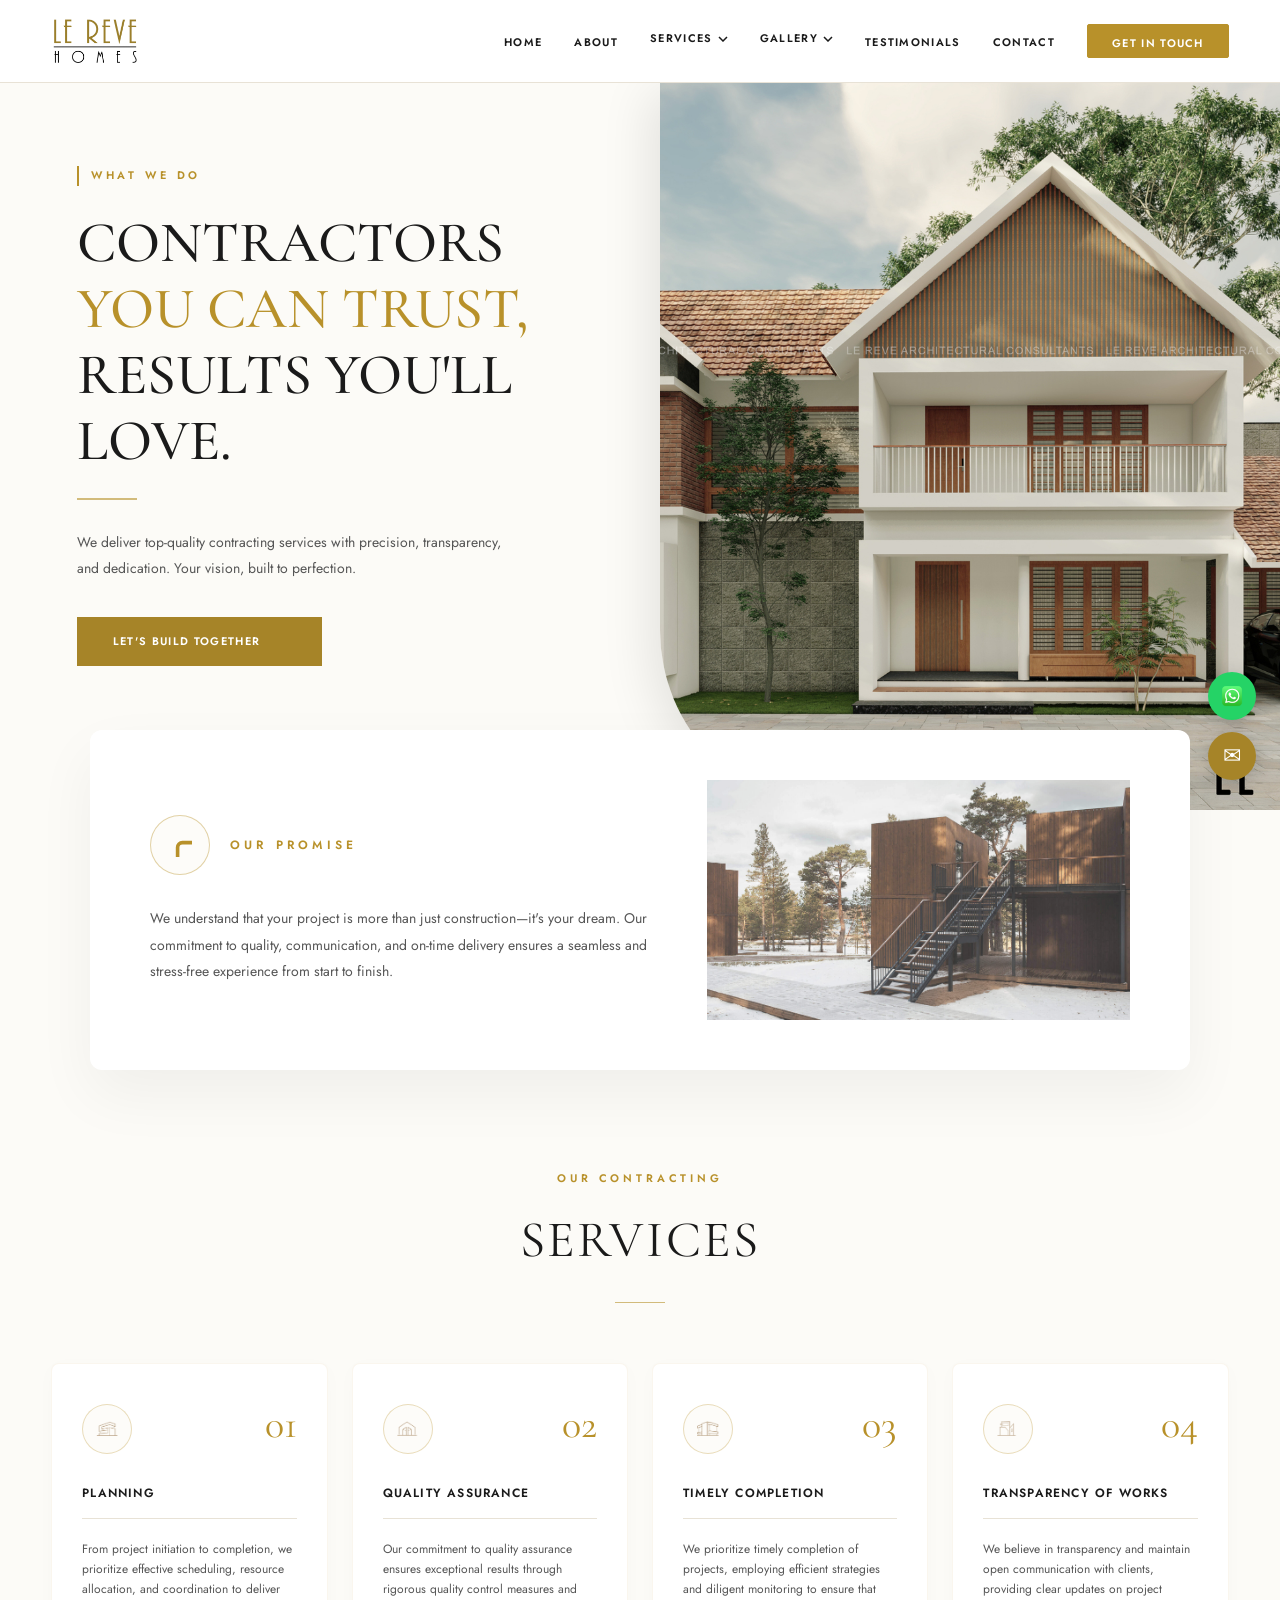
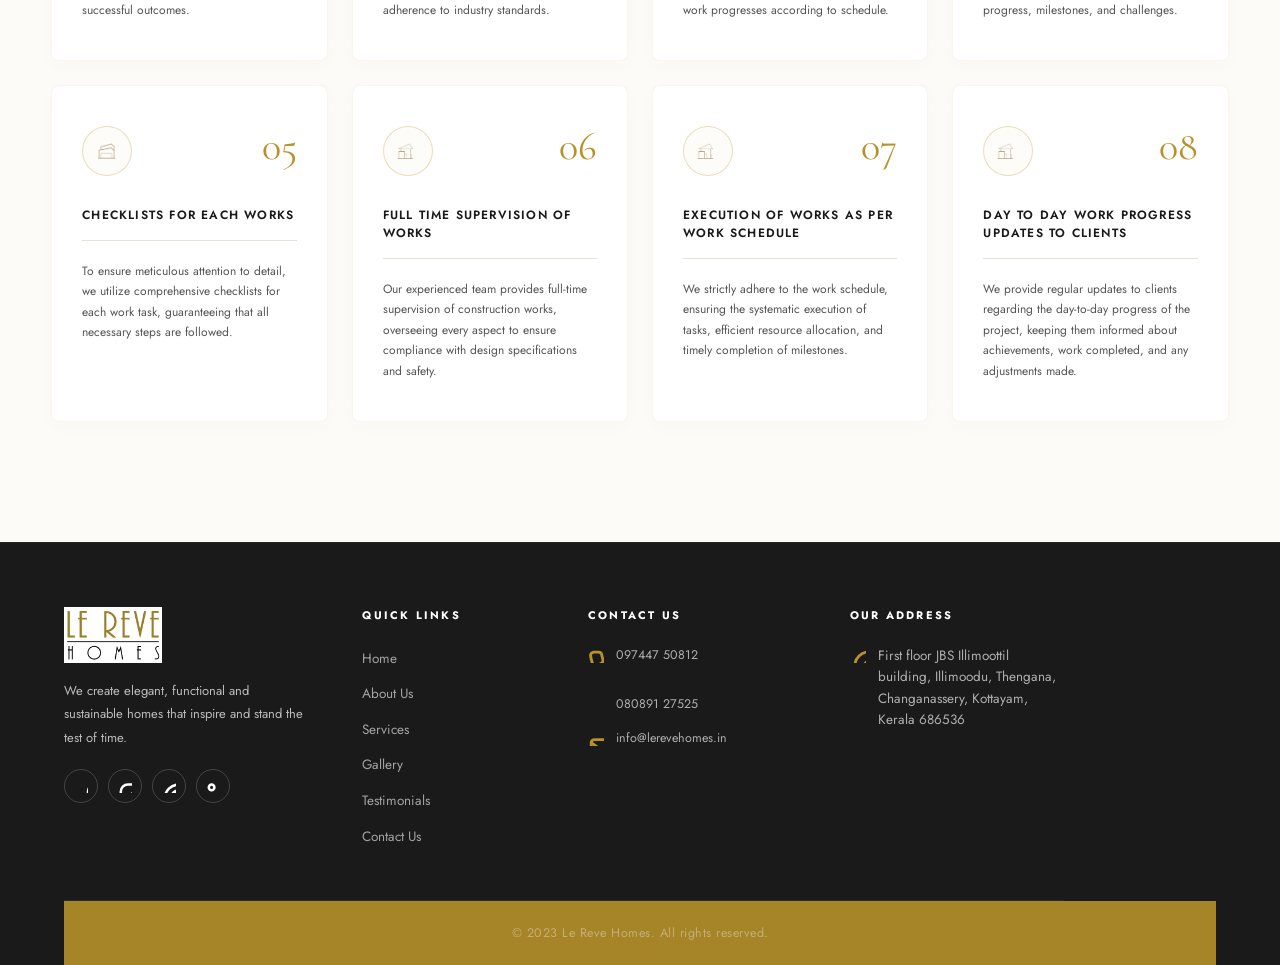
<file: Contractors.html>
<!DOCTYPE html>
<html lang="en">

<head>
  <meta charset="UTF-8" />
  <meta http-equiv="X-UA-Compatible" content="IE=edge" />
  <meta name="viewport" content="width=device-width, initial-scale=1.0" />
  <title>Contractors | Le Rêve Homes</title>
  <link rel="shortcut icon" href="img/favicon.png" />

  <!-- Google Fonts -->
  <link rel="preconnect" href="https://fonts.googleapis.com" />
  <link rel="preconnect" href="https://fonts.gstatic.com" crossorigin />
  <link href="https://fonts.googleapis.com/css2?family=Cormorant+Garamond:ital,wght@0,300;0,400;0,500;0,600;1,400;1,500&family=Jost:wght@300;400;500;600&display=swap" rel="stylesheet" />

  <style>
    /* RESET & BASE */
    *, *::before, *::after { box-sizing: border-box; margin: 0; padding: 0; }
    :root {
      --gold:       #b8912a;
      --gold-light: #d4ac50;
      --gold-pale:  #f5edd8;
      --ink:        #1a1a1a;
      --ink-soft:   #555;
      --paper:      #ffffff;
      --bg-light:   #fcfbf7; 
      --line:       #e8e2d6;
      --ff-display: 'Cormorant Garamond', Georgia, serif;
      --ff-body:    'Jost', sans-serif;
      --transition: 0.4s cubic-bezier(0.25,0.46,0.45,0.94);
    }
    html { scroll-behavior: smooth; }
    body { font-family: var(--ff-body); color: var(--ink); background: var(--bg-light); line-height: 1.6; overflow-x: hidden; }
    img { display: block; max-width: 100%; }
    a { text-decoration: none; color: inherit; }
    ul { list-style: none; }

    /* UTILITY */
    .container { width: 100%; max-width: 1200px; margin: 0 auto; padding: 0 24px; }
    .eyebrow { font-family: var(--ff-body); font-size: 11px; font-weight: 600; letter-spacing: 0.35em; text-transform: uppercase; color: var(--gold); }
    
    /* SCROLL PROGRESS */
    #scroll-progress { position: fixed; top: 0; left: 0; height: 2px; width: 0%; background: var(--gold); z-index: 9999; transition: width 0.1s; }

    /* NAVBAR */
    #navbar { position: fixed; left: 0; top: 0; width: 100%; z-index: 1000; background: rgba(255, 255, 255, 0.98); box-shadow: 0 1px 0 var(--line); backdrop-filter: blur(10px); transition: background var(--transition), box-shadow var(--transition); }
    .nav-inner { display: flex; align-items: center; justify-content: space-between; max-width: 100%; margin: 0; padding: 16px 4%; }
    .nav-logo img { height: 50px; width: auto; object-fit: contain; }
    .nav-links { display: flex; align-items: center; gap: 32px; }
    .nav-links a { font-size: 11px; font-weight: 600; letter-spacing: 0.12em; text-transform: uppercase; color: var(--ink); position: relative; padding-bottom: 4px; transition: color var(--transition); }
    .nav-links a::after { content: ''; position: absolute; bottom: 0; left: 0; width: 0; height: 1px; background: var(--gold); transition: width var(--transition); }
    .nav-links a:hover::after, .nav-links a.active::after { width: 100%; }
    .nav-links a:hover, .nav-links a.active { color: var(--gold); }
    
    .nav-dropdown { position: relative; }
    .nav-dropdown > a { display: flex; align-items: center; gap: 5px; }
    .nav-dropdown > a svg { width: 10px; height: 6px; }
    .dropdown-menu { position: absolute; top: calc(100% + 12px); left: 50%; transform: translateX(-50%); background: var(--paper); border: 1px solid var(--line); border-radius: 4px; min-width: 220px; padding: 8px 0; opacity: 0; visibility: hidden; transition: opacity var(--transition), transform var(--transition); transform: translateX(-50%) translateY(-8px); box-shadow: 0 20px 60px rgba(0,0,0,0.08); }
    .nav-dropdown:hover .dropdown-menu { opacity: 1; visibility: visible; transform: translateX(-50%) translateY(0); }
    .dropdown-menu::before { content: ''; position: absolute; top: -20px; left: 0; width: 100%; height: 20px; background: transparent; }
    .dropdown-menu a { display: block; padding: 12px 20px; font-size: 11px; color: var(--ink) !important; letter-spacing: 0.1em; transition: color var(--transition); }
    .dropdown-menu a:hover { color: var(--gold) !important; background: var(--bg-light); }
    .dropdown-menu a::after { display: none; }
    .nav-cta { display: inline-flex; align-items: center; gap: 8px; background: var(--gold); border: 1px solid var(--gold); color: #fff !important; padding: 10px 24px; border-radius: 2px; font-size: 11px !important; font-weight: 600 !important; letter-spacing: 0.12em !important; transition: background var(--transition), color var(--transition) !important; }
    .nav-cta::after { display: none !important; }
    .nav-cta:hover { background: #967520; border-color: #967520; color: #fff !important; }
    
    .nav-toggle { display: none; flex-direction: column; gap: 5px; cursor: pointer; padding: 4px; }
    .nav-toggle span { display: block; width: 24px; height: 1.5px; background: var(--ink); transition: background var(--transition); }
    .mobile-menu { display: none; position: fixed; inset: 0; background: var(--paper); z-index: 999; flex-direction: column; padding: 100px 32px 40px; }
    .mobile-menu.open { display: flex; }
    .mobile-menu a { display: block; padding: 14px 0; font-size: 22px; font-family: var(--ff-display); border-bottom: 1px solid var(--line); color: var(--ink); }
    .mobile-menu a:hover { color: var(--gold); }
    .mobile-close { position: absolute; top: 24px; right: 24px; background: none; border: none; cursor: pointer; font-size: 28px; color: var(--ink); }

    @media (max-width: 950px) {
      .nav-links { display: none; }
      .nav-toggle { display: flex; }
      .nav-inner { padding: 16px 24px; }
    }

    /* CONT HERO */
    .cont-hero {
      display: flex;
      min-height: 90vh;
      background: var(--bg-light); 
      padding-top: 82px; /* For navbar */
      position: relative;
      overflow: hidden;
    }
    .cont-hero-content {
      flex: 1.2;
      padding: 60px 4% 120px 6%;
      display: flex;
      flex-direction: column;
      justify-content: center;
      position: relative;
      z-index: 10;
    }
    .hero-eyebrow-line {
      display: flex;
      align-items: center;
      gap: 12px;
      margin-bottom: 24px;
    }
    .hero-eyebrow-line .line {
      width: 2px;
      height: 20px;
      background: var(--gold);
    }
    .cont-hero-content h1 {
      font-family: var(--ff-display);
      font-size: clamp(2.5rem, 4.5vw, 4.5rem);
      font-weight: 500;
      color: var(--ink);
      line-height: 1.15;
      margin-bottom: 24px;
      text-transform: uppercase;
    }
    .cont-hero-content h1 span {
      color: var(--gold);
    }
    .hero-separator {
      width: 60px;
      height: 2px;
      background: var(--gold);
      margin-bottom: 30px;
      opacity: 0.6;
    }
    .cont-hero-content p {
      font-size: 14px;
      color: var(--ink-soft);
      line-height: 1.8;
      max-width: 440px;
      margin-bottom: 36px;
    }
    .hero-btn {
      display: inline-flex;
      align-items: center;
      gap: 12px;
      background: #a68428;
      color: #fff;
      padding: 16px 36px;
      font-size: 11px;
      font-weight: 600;
      letter-spacing: 0.12em;
      text-transform: uppercase;
      border: none;
      align-self: flex-start;
      transition: background var(--transition), transform var(--transition);
      cursor: pointer;
    }
    .hero-btn:hover {
      background: #8e701e;
      transform: translateY(-2px);
    }
    .hero-btn svg { width: 14px; height: 14px; fill: none; stroke: currentColor; stroke-width: 2; }
    
    .cont-hero-image {
      flex: 1.4;
      position: relative;
    }
    .cont-hero-image img {
      width: 100%;
      height: 100%;
      object-fit: cover;
      border-bottom-left-radius: 180px; 
      box-shadow: -10px 10px 50px rgba(0,0,0,0.1);
    }
    
    /* PROMISE CARD */
    .promise-section {
      margin-top: -80px;
      padding: 0 4%;
      position: relative;
      z-index: 20;
    }
    .promise-card {
      max-width: 1100px;
      margin: 0 auto;
      background: var(--paper);
      border-radius: 12px;
      box-shadow: 0 25px 60px rgba(0,0,0,0.05);
      display: flex;
      padding: 50px 60px;
      gap: 50px;
      align-items: center;
    }
    .promise-text {
      flex: 1.2;
    }
    .promise-header {
      display: flex;
      align-items: center;
      gap: 20px;
      margin-bottom: 30px;
    }
    .promise-icon {
      width: 60px;
      height: 60px;
      border: 1px solid rgba(184,145,42,0.4);
      border-radius: 50%;
      display: grid;
      place-items: center;
      background: #fdfcf9;
    }
    .promise-icon svg { width: 24px; height: 24px; stroke: var(--gold); fill: none; stroke-width: 1.5; }
    .promise-header .eyebrow {
      font-size: 12px;
    }
    .promise-text p {
      font-size: 14px;
      color: var(--ink-soft);
      line-height: 1.9;
    }
    .promise-img {
      flex: 1;
      position: relative;
    }
    .promise-img img {
      width: 100%;
      opacity: 0.8;
      mix-blend-mode: multiply;
    }

    /* SERVICES GRID */
    .cont-services {
      padding: 100px 4% 120px;
      text-align: center;
    }
    .cont-services-header {
      margin-bottom: 60px;
    }
    .cont-services-header .eyebrow {
      margin-bottom: 12px;
    }
    .cont-services-header h2 {
      font-family: var(--ff-display);
      font-size: clamp(2.5rem, 4vw, 3.5rem);
      font-weight: 400;
      color: var(--ink);
      text-transform: uppercase;
      letter-spacing: 0.05em;
    }
    .header-rule {
      width: 50px;
      height: 1px;
      background: var(--gold);
      margin: 20px auto 0;
      opacity: 0.6;
    }
    
    .cont-grid {
      display: grid;
      grid-template-columns: repeat(4, 1fr);
      gap: 24px;
      max-width: 1200px;
      margin: 0 auto;
    }
    .cont-card {
      background: var(--paper);
      border-radius: 8px;
      padding: 40px 30px;
      text-align: left;
      position: relative;
      box-shadow: 0 4px 20px rgba(0,0,0,0.02);
      border: 1px solid rgba(184,145,42,0.08);
      transition: transform var(--transition), box-shadow var(--transition);
      display: flex;
      flex-direction: column;
    }
    .cont-card:hover {
      transform: translateY(-5px);
      box-shadow: 0 15px 40px rgba(0,0,0,0.06);
    }
    .cont-card-top {
      display: flex;
      justify-content: space-between;
      align-items: flex-start;
      margin-bottom: 30px;
    }
    .cont-card-icon {
      width: 50px;
      height: 50px;
      border: 1px solid rgba(184,145,42,0.3);
      border-radius: 50%;
      display: grid;
      place-items: center;
      background: #fdfcf9;
    }
    .cont-card-icon img {
      width: 22px;
      height: 22px;
      object-fit: contain;
    }
    .cont-card-number {
      font-family: var(--ff-display);
      font-size: 2.5rem;
      font-weight: 400;
      color: var(--gold);
      line-height: 1;
    }
    .cont-card h3 {
      font-family: var(--ff-body);
      font-size: 12px;
      font-weight: 600;
      letter-spacing: 0.1em;
      color: var(--ink);
      margin-bottom: 16px;
      text-transform: uppercase;
      line-height: 1.5;
    }
    .cont-card-line {
      width: 100%;
      height: 1px;
      background: var(--line);
      margin-bottom: 20px;
    }
    .cont-card p {
      font-size: 12px;
      color: var(--ink-soft);
      line-height: 1.7;
    }

    @media (max-width: 1024px) {
      .cont-grid { grid-template-columns: repeat(2, 1fr); }
      .cont-hero { flex-direction: column; }
      .cont-hero-image img { border-bottom-left-radius: 0; }
      .cont-hero-content { padding-top: 120px; padding-bottom: 60px; }
      .promise-card { flex-direction: column; }
    }
    @media (max-width: 600px) {
      .cont-grid { grid-template-columns: 1fr; }
    }

    /* FOOTER */
    #footer { background: #222222; color: rgba(255,255,255,0.7); border-top: 1px solid rgba(255,255,255,0.05); }
    .footer-top { display: grid; grid-template-columns: 1fr 1fr 1fr; gap: 48px; padding: 64px 0 52px; border-bottom: 1px solid rgba(255,255,255,0.05); max-width: 1000px; margin: 0 auto;}
    
    .footer-contact-item { display: flex; align-items: center; gap: 16px; margin-bottom: 14px; }
    .footer-icon-circle { width: 44px; height: 44px; border-radius: 50%; background: #a68428; display: grid; place-items: center; flex-shrink: 0; }
    .footer-icon-circle svg { width: 20px; height: 20px; stroke: #fff; fill: none; stroke-width: 1.8; }
    
    .footer-contact-item span { display: flex; flex-direction: column; gap: 4px; }
    .footer-contact-item span strong { font-family: var(--ff-body); font-size: 11px; font-weight: 600; letter-spacing: 0.1em; text-transform: uppercase; color: #fff; }
    .footer-contact-item span a, .footer-contact-item span p { font-size: 12.5px; color: rgba(255,255,255,0.65); transition: color var(--transition); margin:0;}
    .footer-contact-item span a:hover { color: var(--gold); }
    
    .footer-bottom { display: flex; align-items: center; justify-content: space-between; padding: 22px 0; font-size: 12.5px; color: rgba(255,255,255,0.5); background: #a68428; color:#fff; }
    .footer-bottom .container { display: flex; justify-content: space-between; align-items: center; }
    
    .footer-social { display: flex; gap: 16px; }
    .footer-social a { transition: opacity var(--transition); color: #fff;}
    .footer-social a:hover { opacity: 0.8; }
    .footer-social a svg { width: 16px; height: 16px; stroke: currentColor; fill: none; stroke-width: 1.8; }
    
    @media (max-width: 860px) { .footer-top { grid-template-columns: 1fr; gap: 36px; padding: 50px 0 40px; text-align: left; } .footer-contact-item { justify-content: flex-start; } .footer-bottom .container { flex-direction: column; gap: 16px; } }

    /* FLOATING BUTTONS */
    .float-buttons { position: fixed; right: 24px; bottom: 120px; z-index: 500; display: flex; flex-direction: column; gap: 12px; }
    .float-btn { width: 48px; height: 48px; border-radius: 50%; display: grid; place-items: center; box-shadow: 0 4px 20px rgba(0,0,0,0.18); transition: transform var(--transition); background: #25D366; }
    .float-btn:hover { transform: scale(1.1); }
    .float-btn img { width: 30px; height: 30px; object-fit: contain; }
    .float-btn.mail { background: #a68428; font-size: 22px; color: #fff; text-decoration: none; }

    /* BACK TO TOP */
    #back-top { position: fixed; right: 16px; bottom: 24px; z-index: 500; width: 42px; height: 42px; border-radius: 50%; background: rgba(0,0,0,0.3); border: 1px solid #fff; color: #fff; display: grid; place-items: center; opacity: 0; pointer-events: none; transition: opacity var(--transition), transform var(--transition); cursor: pointer; }
    #back-top.show { opacity: 1; pointer-events: all; }
    #back-top:hover { transform: translateY(-3px); background: var(--gold); border-color: var(--gold); }
    #back-top svg { width: 16px; height: 16px; stroke: #fff; fill: none; stroke-width: 2; }

    .mobile-dropdown { display: flex; flex-direction: column; border-bottom: 1px solid var(--line); }
    .mobile-dropdown-toggle { 
      display: flex; align-items: center; justify-content: space-between; 
      padding: 14px 0; font-size: 22px; font-family: var(--ff-display);
      color: var(--ink); cursor: pointer;
    }
    .mobile-dropdown-toggle svg { width: 10px; height: 6px; stroke: currentColor; fill: none; stroke-width: 1.5; transition: transform var(--transition); }
    .mobile-dropdown.open .mobile-dropdown-toggle svg { transform: rotate(180deg); color: var(--gold); }
    .mobile-dropdown-menu {
      display: none; flex-direction: column; padding-left: 20px; padding-bottom: 10px;
    }
    .mobile-dropdown.open .mobile-dropdown-menu { display: flex; }
    .mobile-dropdown-menu a { border-bottom: none; font-size: 16px; padding: 10px 0; font-family: var(--ff-body); }
  
    /* ============================================================
       MOBILE MENU (matches homepage exactly)
    ============================================================ */
    .nav-toggle { display: none; flex-direction: column; gap: 5px; cursor: pointer; padding: 4px; }
    .nav-toggle span { display: block; width: 24px; height: 1.5px; background: var(--ink); transition: background 0.4s; }
    .mobile-menu {
      display: none; position: fixed; inset: 0; background: #fff; z-index: 999;
      flex-direction: column; padding: 100px 32px 40px;
    }
    .mobile-menu.open { display: flex; }
    .mobile-menu > a {
      display: block; padding: 14px 0; font-size: 22px; font-family: 'Cormorant Garamond', Georgia, serif;
      border-bottom: 1px solid #e8e2d6; color: #1a1a1a;
    }
    .mobile-menu > a:hover { color: #b8912a; }
    .mobile-close {
      position: absolute; top: 24px; right: 24px;
      background: none; border: none; cursor: pointer; font-size: 28px; color: #1a1a1a;
    }
    .mobile-dropdown { display: flex; flex-direction: column; border-bottom: 1px solid #e8e2d6; }
    .mobile-dropdown-toggle { 
      display: flex; align-items: center; justify-content: space-between; 
      padding: 14px 0; font-size: 22px; font-family: 'Cormorant Garamond', Georgia, serif;
      color: #1a1a1a; cursor: pointer;
    }
    .mobile-dropdown-toggle svg { width: 14px; height: 8px; stroke: currentColor; fill: none; stroke-width: 1.5; transition: transform 0.4s; }
    .mobile-dropdown.open .mobile-dropdown-toggle svg { transform: rotate(180deg); color: #b8912a; }
    .mobile-dropdown-menu {
      display: none; flex-direction: column; padding-left: 20px; padding-bottom: 10px;
    }
    .mobile-dropdown.open .mobile-dropdown-menu { display: flex; }
    .mobile-dropdown-menu a { border-bottom: none; font-size: 16px; padding: 10px 0; font-family: 'Jost', sans-serif; color: #1a1a1a; }
    .mobile-dropdown-menu a:hover { color: #b8912a; }
    @media (max-width: 950px) {
      .nav-links { display: none !important; }
      .nav-toggle { display: flex !important; }
    }

  </style>
</head>

<body>
  <!-- SCROLL PROGRESS -->
  <div id="scroll-progress"></div>

  <!-- NAVBAR -->
  <nav id="navbar" class="scrolled">
    <div class="nav-inner">
      <a href="index.html" class="nav-logo">
        <img src="le reve.jpg" alt="Le Rêve Homes Logo" />
      </a>
      <ul class="nav-links">
        <li><a href="index.html">Home</a></li>
        <li><a href="about.html">About</a></li>
        <li class="nav-dropdown">
          <a href="Services.html">
            Services
            <svg viewBox="0 0 10 6" fill="none" stroke="currentColor" stroke-width="1.5"><path d="M1 1l4 4 4-4"/></svg>
          </a>
          <ul class="dropdown-menu">
            <li><a href="architectural_designing.html">Architectural Designing</a></li>
            <li><a href="Project Management.html">Project Management</a></li>
            <li><a href="Interior Designing.html">Interior Designers</a></li>
            <li><a href="Contractors.html">Contractors</a></li>
          </ul>
        </li>
        <li class="nav-dropdown">
          <a href="gallery.html">
            Gallery
            <svg viewBox="0 0 10 6" fill="none" stroke="currentColor" stroke-width="1.5"><path d="M1 1l4 4 4-4"/></svg>
          </a>
          <ul class="dropdown-menu">
            <li><a href="int-gallery.html">Interior Gallery</a></li>
            <li><a href="ext-gallery.html">Exterior Gallery</a></li>
          </ul>
        </li>
        <li><a href="testimonials.html">Testimonials</a></li>
        <li><a href="contact.html">Contact</a></li>
        <li>
          <a href="contact.html" class="nav-cta">
            Get In Touch
          </a>
        </li>
      </ul>
      <button class="nav-toggle" id="navToggle" aria-label="Open menu">
        <span></span><span></span><span></span>
      </button>
    </div>
  </nav>

    <!-- MOBILE MENU -->
  <div class="mobile-menu" id="mobileMenu">
    <button class="mobile-close" id="mobileClose">✕</button>
    <a href="index.html">Home</a>
    <a href="about.html">About</a>
    
    <div class="mobile-dropdown">
      <div class="mobile-dropdown-toggle">Services <svg viewBox="0 0 10 6"><path d="M1 1l4 4 4-4"/></svg></div>
      <div class="mobile-dropdown-menu">
        <a href="architectural_designing.html">Architectural Designing</a>
        <a href="Project Management.html">Project Management</a>
        <a href="Interior Designing.html">Interior Designers</a>
        <a href="Contractors.html">Contractors</a>
      </div>
    </div>

    <div class="mobile-dropdown">
      <div class="mobile-dropdown-toggle">Gallery <svg viewBox="0 0 10 6"><path d="M1 1l4 4 4-4"/></svg></div>
      <div class="mobile-dropdown-menu">
        <a href="int-gallery.html">Interior Gallery</a>
        <a href="ext-gallery.html">Exterior Gallery</a>
      </div>
    </div>

    <a href="testimonials.html">Testimonials</a>
    <a href="contact.html">Contact</a>
    <a href="contact.html" style="color:var(--gold);margin-top:8px;">Get In Touch →</a>
  </div>

  <!-- HERO -->
  <section class="cont-hero">
    <div class="cont-hero-content">
      <div class="hero-eyebrow-line">
        <div class="line"></div>
        <div class="eyebrow">What We Do</div>
      </div>
      <h1>Contractors<br><span>You Can Trust,</span><br>Results You'll Love.</h1>
      <div class="hero-separator"></div>
      <p>We deliver top-quality contracting services with precision, transparency, and dedication. Your vision, built to perfection.</p>
      <a href="contact.html" class="hero-btn">Let's Build Together <svg viewBox="0 0 10 6"><path d="M5 12h14M12 5l7 7-7 7"/></svg></a>
    </div>
    <div class="cont-hero-image">
      <img src="img/imagess/1 (3).jpg" alt="Contracting Exterior" />
    </div>
  </section>

  <!-- INTRO CARD (PROMISE) -->
  <section class="promise-section">
    <div class="promise-card">
      <div class="promise-text">
        <div class="promise-header">
          <div class="promise-icon">
            <svg viewBox="0 0 10 6"><path d="M14 2H6a2 2 0 0 0-2 2v16a2 2 0 0 0 2 2h12a2 2 0 0 0 2-2V8z"/><polyline points="14 2 14 8 20 8"/><line x1="16" y1="13" x2="8" y2="13"/><line x1="16" y1="17" x2="8" y2="17"/><polyline points="10 9 9 9 8 9"/></svg>
          </div>
          <div class="eyebrow">Our Promise</div>
        </div>
        <p>We understand that your project is more than just construction—it's your dream. Our commitment to quality, communication, and on-time delivery ensures a seamless and stress-free experience from start to finish.</p>
      </div>
      <div class="promise-img">
        <!-- Using banner.jpg as a placeholder for the sketch image -->
        <img src="img/banner.jpg" alt="Architectural Sketch" />
      </div>
    </div>
  </section>

  <!-- SERVICES GRID -->
  <section class="cont-services">
    <div class="cont-services-header">
      <div class="eyebrow">Our Contracting</div>
      <h2>Services</h2>
      <div class="header-rule"></div>
    </div>
    <div class="cont-grid">
      <!-- 01 -->
      <div class="cont-card">
        <div class="cont-card-top">
          <div class="cont-card-icon"><img src="img/icons/icon-1.png" alt="Icon" /></div>
          <div class="cont-card-number">01</div>
        </div>
        <h3>Planning</h3>
        <div class="cont-card-line"></div>
        <p>From project initiation to completion, we prioritize effective scheduling, resource allocation, and coordination to deliver successful outcomes.</p>
      </div>
      <!-- 02 -->
      <div class="cont-card">
        <div class="cont-card-top">
          <div class="cont-card-icon"><img src="img/icons/icon-2.png" alt="Icon" /></div>
          <div class="cont-card-number">02</div>
        </div>
        <h3>Quality Assurance</h3>
        <div class="cont-card-line"></div>
        <p>Our commitment to quality assurance ensures exceptional results through rigorous quality control measures and adherence to industry standards.</p>
      </div>
      <!-- 03 -->
      <div class="cont-card">
        <div class="cont-card-top">
          <div class="cont-card-icon"><img src="img/icons/icon-3.png" alt="Icon" /></div>
          <div class="cont-card-number">03</div>
        </div>
        <h3>Timely Completion</h3>
        <div class="cont-card-line"></div>
        <p>We prioritize timely completion of projects, employing efficient strategies and diligent monitoring to ensure that work progresses according to schedule.</p>
      </div>
      <!-- 04 -->
      <div class="cont-card">
        <div class="cont-card-top">
          <div class="cont-card-icon"><img src="img/icons/icon-4.png" alt="Icon" /></div>
          <div class="cont-card-number">04</div>
        </div>
        <h3>Transparency of Works</h3>
        <div class="cont-card-line"></div>
        <p>We believe in transparency and maintain open communication with clients, providing clear updates on project progress, milestones, and challenges.</p>
      </div>
      <!-- 05 -->
      <div class="cont-card">
        <div class="cont-card-top">
          <div class="cont-card-icon"><img src="img/icons/icon-6.png" alt="Icon" /></div>
          <div class="cont-card-number">05</div>
        </div>
        <h3>Checklists for Each Works</h3>
        <div class="cont-card-line"></div>
        <p>To ensure meticulous attention to detail, we utilize comprehensive checklists for each work task, guaranteeing that all necessary steps are followed.</p>
      </div>
      <!-- 06 -->
      <div class="cont-card">
        <div class="cont-card-top">
          <div class="cont-card-icon"><img src="img/icons/icon-5.png" alt="Icon" /></div>
          <div class="cont-card-number">06</div>
        </div>
        <h3>Full Time Supervision of Works</h3>
        <div class="cont-card-line"></div>
        <p>Our experienced team provides full-time supervision of construction works, overseeing every aspect to ensure compliance with design specifications and safety.</p>
      </div>
      <!-- 07 -->
      <div class="cont-card">
        <div class="cont-card-top">
          <div class="cont-card-icon"><img src="img/icons/icon-5.png" alt="Icon" /></div>
          <div class="cont-card-number">07</div>
        </div>
        <h3>Execution of Works As Per Work Schedule</h3>
        <div class="cont-card-line"></div>
        <p>We strictly adhere to the work schedule, ensuring the systematic execution of tasks, efficient resource allocation, and timely completion of milestones.</p>
      </div>
      <!-- 08 -->
      <div class="cont-card">
        <div class="cont-card-top">
          <div class="cont-card-icon"><img src="img/icons/icon-5.png" alt="Icon" /></div>
          <div class="cont-card-number">08</div>
        </div>
        <h3>Day To Day Work Progress Updates To Clients</h3>
        <div class="cont-card-line"></div>
        <p>We provide regular updates to clients regarding the day-to-day progress of the project, keeping them informed about achievements, work completed, and any adjustments made.</p>
      </div>
    </div>
  </section>

  <!-- FOOTER -->
  <style>
    /* ============================================================
       FOOTER
    ============================================================ */
    #footer { background: #1a1a1a; color: rgba(255,255,255,0.7); font-family: 'Jost', sans-serif; line-height: 1.6; }
    #footer * { box-sizing: border-box; margin: 0; padding: 0; }
    #footer .container { width: 100%; max-width: 1200px; margin: 0 auto; padding: 0 24px; }
    #footer .footer-top { display: grid; grid-template-columns: 1.4fr 1fr 1.2fr 1.2fr; gap: 48px; padding: 64px 0 52px; border-bottom: 1px solid rgba(255,255,255,0.08); }
    #footer .footer-brand img { height: 56px; width: auto; object-fit: contain; margin-bottom: 16px; filter: none !important; }
    #footer .footer-brand p { font-size: 13px; line-height: 1.8; max-width: 240px; }
    #footer .footer-social { display: flex; gap: 10px; margin-top: 20px; }
    #footer .footer-social a { width: 34px; height: 34px; border-radius: 50%; border: 1px solid rgba(255,255,255,0.18); display: grid; place-items: center; transition: border-color 0.4s, background 0.4s; color: #fff;}
    #footer .footer-social a:hover { border-color: #b8912a; background: #b8912a; }
    #footer .footer-social a svg { width: 14px; height: 14px; stroke: #fff; fill: none; stroke-width: 1.8; }
    #footer .footer-col h5 { font-size: 11px; font-weight: 700; letter-spacing: 0.2em; text-transform: uppercase; color: #fff; margin-bottom: 20px; }
    #footer .footer-col ul { display: flex; flex-direction: column; gap: 10px; list-style: none; }
    #footer .footer-col ul a { font-size: 13.5px; color: rgba(255,255,255,0.6); transition: color 0.4s; text-decoration: none; }
    #footer .footer-col ul a:hover { color: #b8912a; }
    #footer .footer-contact-item { display: flex; align-items: flex-start; gap: 12px; margin-bottom: 14px; }
    #footer .footer-contact-item svg { width: 16px; height: 16px; stroke: #b8912a; fill: none; stroke-width: 1.8; flex-shrink: 0; margin-top: 2px; }
    #footer .footer-contact-item span { font-size: 13.5px; color: rgba(255,255,255,0.65); line-height: 1.6; }
    #footer .footer-contact-item a { color: rgba(255,255,255,0.65); transition: color 0.4s; text-decoration: none; }
    #footer .footer-contact-item a:hover { color: #b8912a; }
    #footer .footer-bottom { display: flex; align-items: center; justify-content: center; padding: 22px 0; font-size: 12.5px; color: rgba(255,255,255,0.35); letter-spacing: 0.04em; }
    @media (max-width: 860px) { #footer .footer-top { grid-template-columns: 1fr 1fr; gap: 36px; padding: 50px 0 40px; } }
    @media (max-width: 560px) {
      #footer .footer-top { grid-template-columns: 1fr 1fr; gap: 30px; }
      #footer .footer-brand { grid-column: span 2; }
      #footer .footer-col:last-child { grid-column: span 2; }
    }
  </style>
  <footer id="footer">
    <div class="container">
      <div class="footer-top">
        <div class="footer-brand">
          <img src="le reve.jpg" alt="Le Rêve Homes" />
          <p>We create elegant, functional and sustainable homes that inspire and stand the test of time.</p>
          <div class="footer-social">
            <a href="#" aria-label="Facebook"><svg viewBox="0 0 10 6"><path d="M18 2h-3a5 5 0 0 0-5 5v3H7v4h3v8h4v-8h3l1-4h-4V7a1 1 0 0 1 1-1h3z"/></svg></a>
            <a href="#" aria-label="Instagram"><svg viewBox="0 0 10 6"><rect x="2" y="2" width="20" height="20" rx="5" ry="5"/><path d="M16 11.37A4 4 0 1 1 12.63 8 4 4 0 0 1 16 11.37z"/><line x1="17.5" y1="6.5" x2="17.51" y2="6.5"/></svg></a>
            <a href="#" aria-label="Pinterest"><svg viewBox="0 0 10 6"><path d="M12 2C6.48 2 2 6.48 2 12c0 4.24 2.65 7.86 6.39 9.29-.09-.78-.17-1.98.04-2.83.19-.77 1.28-5.43 1.28-5.43s-.33-.65-.33-1.62c0-1.52.88-2.66 1.98-2.66.93 0 1.39.7 1.39 1.54 0 .94-.6 2.34-.91 3.64-.26 1.09.54 1.97 1.6 1.97 1.92 0 3.22-2.47 3.22-5.4 0-2.23-1.51-3.9-4.01-3.9-2.93 0-4.76 2.19-4.76 4.64 0 .84.24 1.43.62 1.89.07.08.08.16.06.25l-.23.9c-.04.14-.13.17-.3.1-1.11-.46-1.61-1.69-1.61-3.08C6.83 8.18 9.28 6 12.72 6c2.75 0 4.6 2.01 4.6 4.18 0 3.22-1.8 5.64-4.44 5.64-.89 0-1.73-.48-2.02-1.02l-.55 2.11c-.2.77-.74 1.73-1.1 2.32.83.26 1.71.4 2.62.4 5.52 0 10-4.48 10-10S17.52 2 12 2z"/></svg></a>
            <a href="#" aria-label="LinkedIn"><svg viewBox="0 0 10 6"><path d="M16 8a6 6 0 0 1 6 6v7h-4v-7a2 2 0 0 0-2-2 2 2 0 0 0-2 2v7h-4v-7a6 6 0 0 1 6-6z"/><rect x="2" y="9" width="4" height="12"/><circle cx="4" cy="4" r="2"/></svg></a>
          </div>
        </div>
        <div class="footer-col">
          <h5>Quick Links</h5>
          <ul>
            <li><a href="index.html">Home</a></li>
            <li><a href="about.html">About Us</a></li>
            <li><a href="Services.html">Services</a></li>
            <li><a href="gallery.html">Gallery</a></li>
            <li><a href="testimonials.html">Testimonials</a></li>
            <li><a href="contact.html">Contact Us</a></li>
          </ul>
        </div>
        <div class="footer-col">
          <h5>Contact Us</h5>
          <div class="footer-contact-item">
            <svg viewBox="0 0 10 6"><path d="M22 16.92v3a2 2 0 0 1-2.18 2 19.79 19.79 0 0 1-8.63-3.07A19.5 19.5 0 0 1 4.69 12 19.79 19.79 0 0 1 1.61 3.4 2 2 0 0 1 3.6 1.22h3a2 2 0 0 1 2 1.72c.127.96.361 1.903.7 2.81a2 2 0 0 1-.45 2.11L7.91 8.4a16 16 0 0 0 5.72 5.72l.95-.95a2 2 0 0 1 2.11-.45c.907.339 1.85.573 2.81.7A2 2 0 0 1 21.22 16z"/></svg>
            <span><a href="tel:+919744750812">097447 50812</a><br /><a href="tel:+918089127525">080891 27525</a></span>
          </div>
          <div class="footer-contact-item">
            <svg viewBox="0 0 10 6"><path d="M4 4h16c1.1 0 2 .9 2 2v12c0 1.1-.9 2-2 2H4c-1.1 0-2-.9-2-2V6c0-1.1.9-2 2-2z"/><polyline points="22,6 12,13 2,6"/></svg>
            <span><a href="mailto:info@lerevehomes.in">info@lerevehomes.in</a></span>
          </div>
        </div>
        <div class="footer-col">
          <h5>Our Address</h5>
          <div class="footer-contact-item">
            <svg viewBox="0 0 10 6"><path d="M21 10c0 7-9 13-9 13s-9-6-9-13a9 9 0 0 1 18 0z"/><circle cx="12" cy="10" r="3"/></svg>
            <span>First floor JBS Illimoottil building, Illimoodu, Thengana, Changanassery, Kottayam, Kerala 686536</span>
          </div>
        </div>
      </div>
      <div class="footer-bottom">
        <p>© 2023 Le Reve Homes. All rights reserved.</p>
      </div>
    </div>
  </footer>

  <!-- FLOATING BUTTONS -->
  <div class="float-buttons">
    <a href="https://api.whatsapp.com/send?phone=+919744750812&text=Hello%20there!" target="_blank" class="float-btn" aria-label="WhatsApp">
      <img src="whatsapp-icon.png" alt="WhatsApp" />
    </a>
    <a href="mailto:info@lerevehomes.in" class="float-btn mail" aria-label="Email">✉</a>
  </div>
  
  <!-- The bottom back-to-top button is moved slightly above footer in the new design, but we use the existing fixed position -->
  <button id="back-top" aria-label="Back to top"><svg viewBox="0 0 10 6"><path d="M18 15l-6-6-6 6"/></svg></button>

  <!-- SCRIPTS -->
  <script>
    const navbar = document.getElementById('navbar');
    const scrollProgress = document.getElementById('scroll-progress');
    const backTop = document.getElementById('back-top');

    document.getElementById('navToggle').addEventListener('click', () =>
      document.getElementById('mobileMenu').classList.add('open'));
    document.getElementById('mobileClose').addEventListener('click', () =>
      document.getElementById('mobileMenu').classList.remove('open'));
    // Mobile submenu dropdowns
    document.querySelectorAll('.mobile-dropdown-toggle').forEach(toggle => {
      toggle.addEventListener('click', () => {
        toggle.parentElement.classList.toggle('open');
      });
    });

    window.addEventListener('scroll', () => {
      navbar.classList.toggle('scrolled', window.scrollY > 40);
      backTop.classList.toggle('show', window.scrollY > 400);

      const h = document.documentElement;
      const pct = (window.scrollY / (h.scrollHeight - h.clientHeight)) * 100;
      scrollProgress.style.width = pct + '%';
    });

    backTop.addEventListener('click', () => window.scrollTo({ top: 0, behavior: 'smooth' }));
  </script>
</body>
</html>
</file>
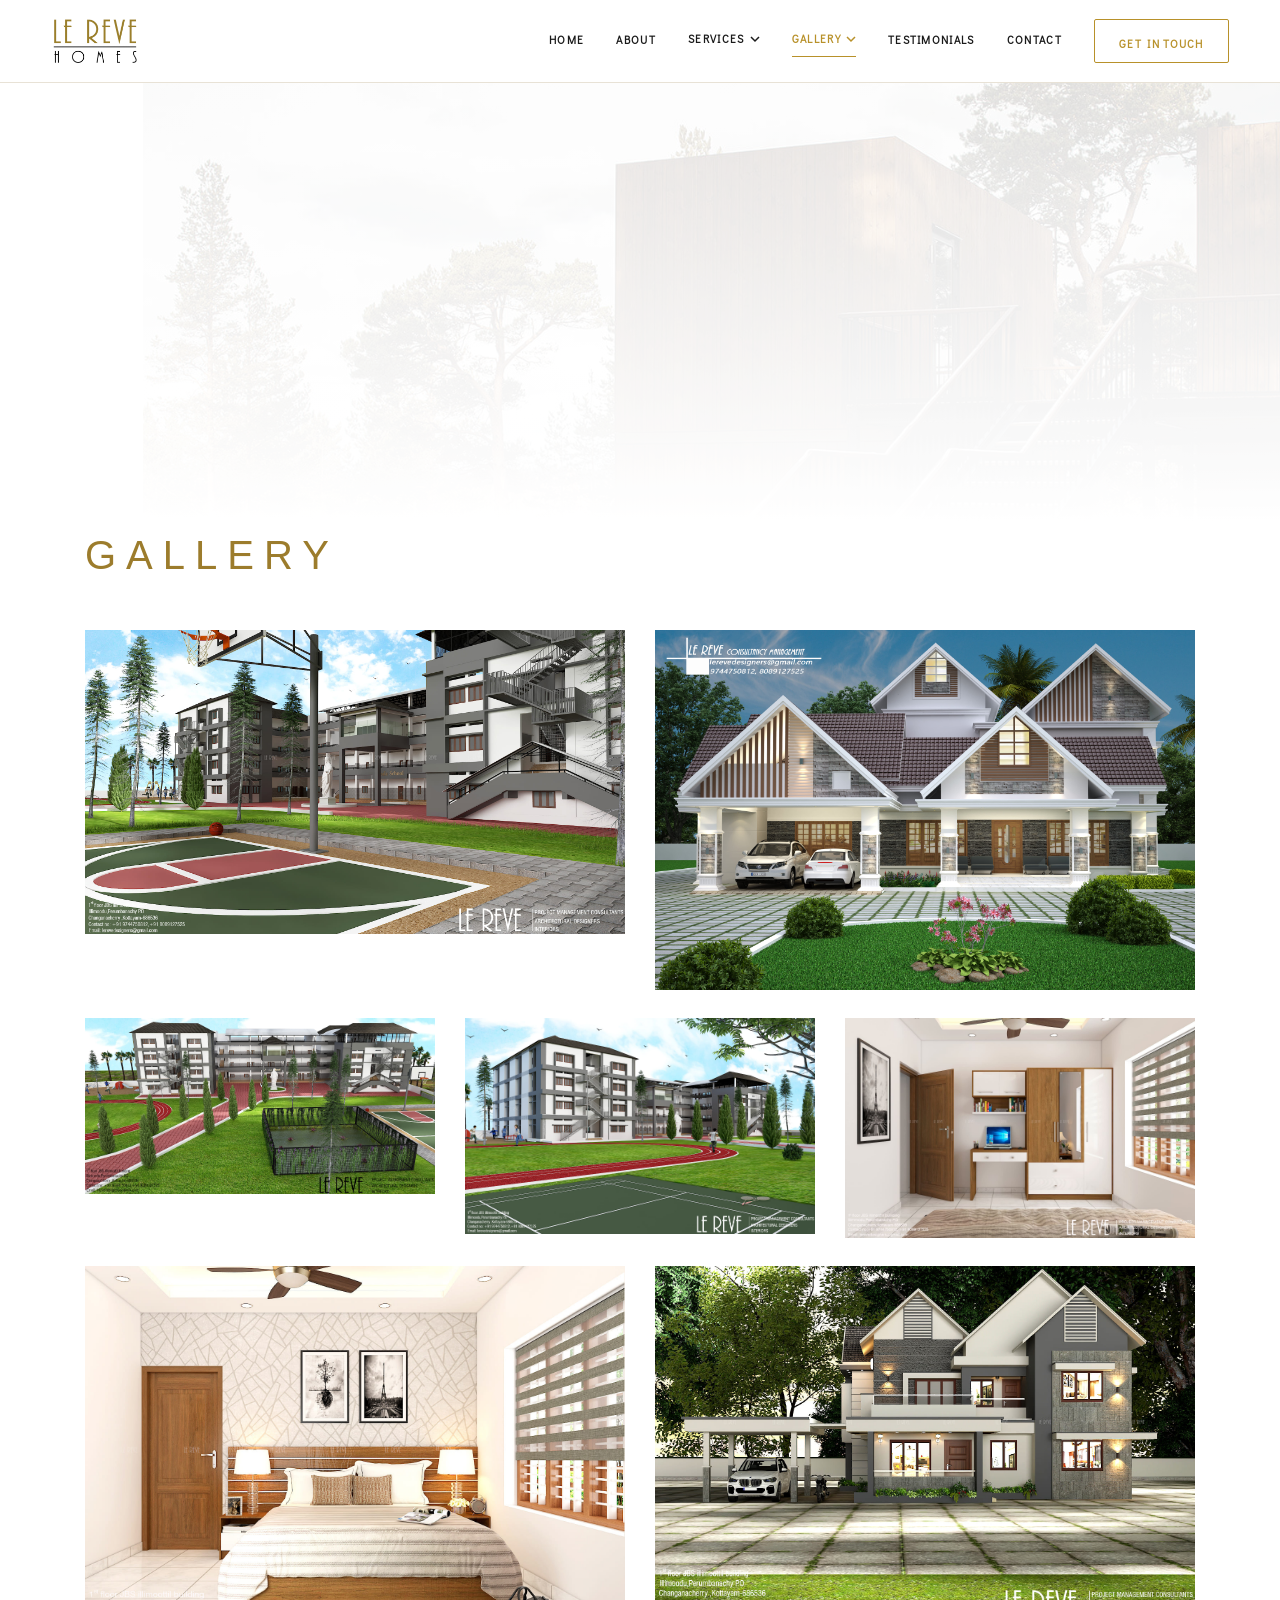
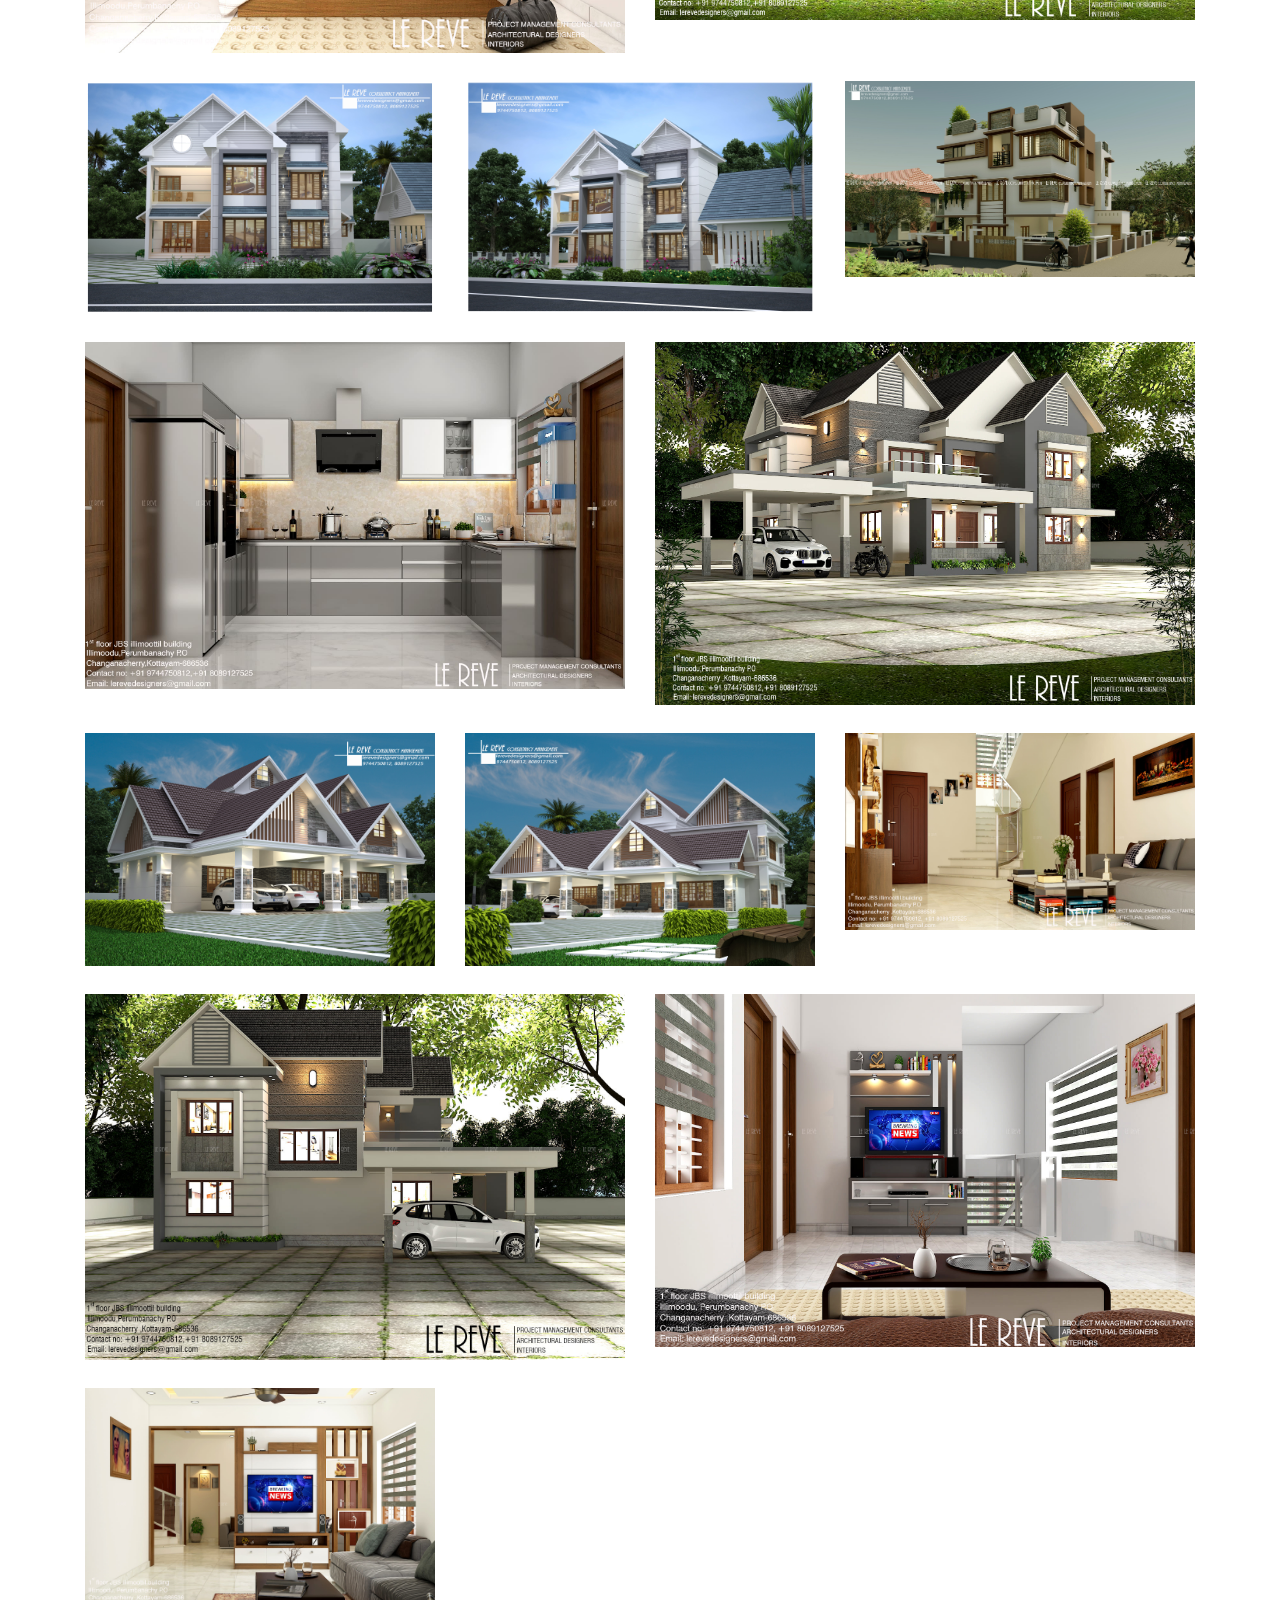
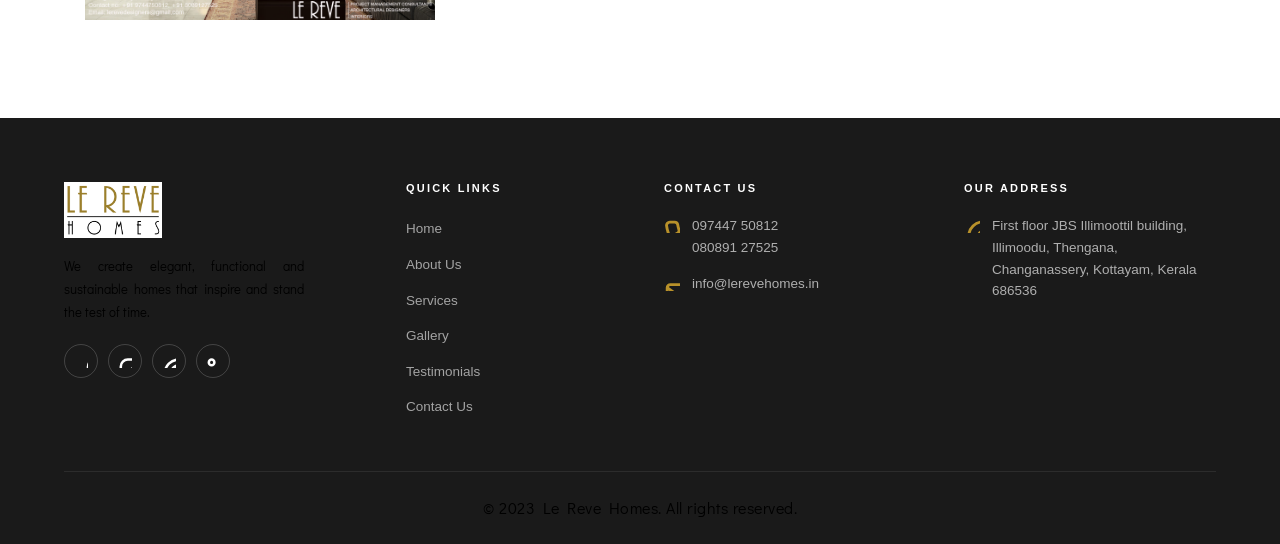
<file: gallery.html>
﻿<!DOCTYPE html>
<html lang="zxx">

<head>
    <meta charset="utf-8">
    <meta http-equiv="X-UA-Compatible" content="IE=edge" />
    <meta name="viewport" content="width=device-width, initial-scale=1, maximum-scale=1" />
    <title>Le Reve Homes</title>
    <link rel="shortcut icon" href="img/favicon.png" />
    <link rel="stylesheet" href="css/plugins.css" />
    <link rel="stylesheet" href="css/style.css" />

  <style>
    /* RESET & BASE FOR NAVBAR */
    :root {
      --gold:       #b8912a;
      --gold-light: #d4ac50;
      --gold-pale:  #f5edd8;
      --ink:        #1a1a1a;
      --ink-soft:   #555;
      --paper:      #ffffff;
      --bg-light:   #fcfbf7;
      --line:       #e8e2d6;
      --ff-display: 'Cormorant Garamond', Georgia, serif;
      --ff-body:    'Jost', sans-serif;
      --transition: 0.4s cubic-bezier(0.25,0.46,0.45,0.94);
    }
    
    /* SCROLL PROGRESS */
    #scroll-progress { position: fixed; top: 0; left: 0; height: 2px; width: 0%; background: var(--gold); z-index: 9999; transition: width 0.1s; }

    /* NAVBAR */
    #navbar { position: fixed; left: 0; top: 0; width: 100%; z-index: 1000; background: rgba(255, 255, 255, 0.98); box-shadow: 0 1px 0 var(--line); backdrop-filter: blur(10px); transition: background var(--transition), box-shadow var(--transition); }
    .nav-inner { display: flex; align-items: center; justify-content: space-between; max-width: 100%; margin: 0; padding: 16px 4%; }
    .nav-logo img { height: 50px; width: auto; object-fit: contain; }
    .nav-links { display: flex; align-items: center; gap: 32px; list-style: none; margin: 0; padding: 0; }
    .nav-links a { font-size: 11px; font-weight: 600; letter-spacing: 0.12em; text-transform: uppercase; color: var(--ink); position: relative; padding-bottom: 4px; transition: color var(--transition); text-decoration: none; }
    .nav-links a::after { content: ''; position: absolute; bottom: 0; left: 0; width: 0; height: 1px; background: var(--gold); transition: width var(--transition); }
    .nav-links a:hover::after, .nav-links a.active::after { width: 100%; }
    .nav-links a:hover, .nav-links a.active { color: var(--gold); }
    
    .nav-dropdown { position: relative; }
    .nav-dropdown > a { display: flex; align-items: center; gap: 5px; }
    .nav-dropdown > a svg { width: 10px; height: 10px; }
    .dropdown-menu { position: absolute; top: calc(100% + 12px); left: 50%; transform: translateX(-50%); background: var(--paper); border: 1px solid var(--line); border-radius: 4px; min-width: 220px; padding: 8px 0; opacity: 0; visibility: hidden; transition: opacity var(--transition), transform var(--transition); transform: translateX(-50%) translateY(-8px); box-shadow: 0 20px 60px rgba(0,0,0,0.08); display: block !important; }
    .nav-dropdown:hover .dropdown-menu { opacity: 1; visibility: visible; transform: translateX(-50%) translateY(0); }
    .dropdown-menu::before { content: ''; position: absolute; top: -20px; left: 0; width: 100%; height: 20px; background: transparent; }
    .dropdown-menu li { display: block; margin: 0; padding: 0; }
    .dropdown-menu a { display: block; padding: 12px 20px; font-size: 11px; color: var(--ink) !important; letter-spacing: 0.1em; transition: color var(--transition); text-align: left; }
    .dropdown-menu a:hover { color: var(--gold) !important; background: var(--bg-light); }
    .dropdown-menu a::after { display: none; }
    .nav-cta { display: inline-flex; align-items: center; gap: 8px; border: 1px solid var(--gold); color: var(--gold) !important; padding: 10px 24px; border-radius: 2px; font-size: 11px !important; font-weight: 600 !important; letter-spacing: 0.12em !important; transition: background var(--transition), color var(--transition) !important; }
    .nav-cta::after { display: none !important; }
    .nav-cta:hover { background: var(--gold); color: #fff !important; }
    
    .nav-toggle { display: none; flex-direction: column; gap: 5px; cursor: pointer; padding: 4px; background: none; border: none; }
    .nav-toggle span { display: block; width: 24px; height: 1.5px; background: var(--ink); transition: background var(--transition); }
    .mobile-menu { display: none; position: fixed; inset: 0; background: var(--paper); z-index: 999; flex-direction: column; padding: 100px 32px 40px; }
    .mobile-menu.open { display: flex; }
    .mobile-menu a { display: block; padding: 14px 0; font-size: 22px; font-family: var(--ff-display); border-bottom: 1px solid var(--line); color: var(--ink); text-decoration: none; }
    .mobile-menu a:hover { color: var(--gold); }
    .mobile-close { position: absolute; top: 24px; right: 24px; background: none; border: none; cursor: pointer; font-size: 28px; color: var(--ink); }

    .mobile-dropdown { display: flex; flex-direction: column; border-bottom: 1px solid var(--line); }
    .mobile-dropdown-toggle { 
      display: flex; align-items: center; justify-content: space-between; 
      padding: 14px 0; font-size: 22px; font-family: var(--ff-display);
      color: var(--ink); cursor: pointer;
    }
    .mobile-dropdown-toggle svg { width: 10px; height: 6px; stroke: currentColor; fill: none; stroke-width: 1.5; transition: transform var(--transition); }
    .mobile-dropdown.open .mobile-dropdown-toggle svg { transform: rotate(180deg); color: var(--gold); }
    .mobile-dropdown-menu {
      display: none; flex-direction: column; padding-left: 20px; padding-bottom: 10px;
    }
    .mobile-dropdown.open .mobile-dropdown-menu { display: flex; }
    .mobile-dropdown-menu a { border-bottom: none; font-size: 16px; padding: 10px 0; font-family: var(--ff-body); }

    @media (max-width: 950px) {
      .nav-links { display: none !important; }
      .nav-toggle { display: flex !important; }
      .nav-inner { padding: 16px 24px; }
    }
    
    /* Adjust spacing on the content wrapper for fixed navbar */
    .content-wrapper {
      padding-top: 80px;
    }
  </style>

</head>

<body>
    <!-- Preloader -->
    <div id="preloader"></div>
    <!-- Progress scroll totop -->
    <div class="progress-wrap cursor-pointer">
        <svg class="progress-circle svg-content" width="100%" height="100%" viewBox="-1 -1 102 102">
            <path d="M50,1 a49,49 0 0,1 0,98 a49,49 0 0,1 0,-98" />
        </svg>
    </div>
    <!-- Navbar -->
      <!-- SCROLL PROGRESS -->
  <div id="scroll-progress"></div>

  <!-- NAVBAR -->
  <nav id="navbar" class="scrolled">
    <div class="nav-inner">
      <div class="nav-logo">
        <a href="index.html"><img src="le reve.jpg" alt="Le Rêve" /></a>
      </div>
      <ul class="nav-links">
        <li><a href="index.html">Home</a></li>
        <li><a href="about.html">About</a></li>
        <li class="nav-dropdown">
          <a href="Services.html">
            Services
            <svg viewBox="0 0 10 6" fill="none" stroke="currentColor" stroke-width="1.5"><path d="M1 1l4 4 4-4"/></svg>
          </a>
          <ul class="dropdown-menu">
            <li><a href="architectural_designing.html">Architectural Designing</a></li>
            <li><a href="Project Management.html">Project Management</a></li>
            <li><a href="Interior Designing.html">Interior Designers</a></li>
            <li><a href="Contractors.html">Contractors</a></li>
          </ul>
        </li>
        <li class="nav-dropdown">
          <a href="gallery.html" class="active">
            Gallery
            <svg viewBox="0 0 10 6" fill="none" stroke="currentColor" stroke-width="1.5"><path d="M1 1l4 4 4-4"/></svg>
          </a>
          <ul class="dropdown-menu">
            <li><a href="int-gallery.html">Interior Gallery</a></li>
            <li><a href="ext-gallery.html">Exterior Gallery</a></li>
          </ul>
        </li>
        <li><a href="testimonials.html">Testimonials</a></li>
        <li><a href="contact.html">Contact</a></li>
        <li>
          <a href="contact.html" class="nav-cta">
            Get In Touch
          </a>
        </li>
      </ul>
      <button class="nav-toggle" id="navToggle" aria-label="Open menu">
        <span></span><span></span><span></span>
      </button>
    </div>
  </nav>

  <!-- MOBILE MENU -->
  <div class="mobile-menu" id="mobileMenu">
    <button class="mobile-close" id="mobileClose">✕</button>
    <a href="index.html">Home</a>
    <a href="about.html">About</a>
    
    <div class="mobile-dropdown">
      <div class="mobile-dropdown-toggle">Services <svg viewBox="0 0 10 6"><path d="M1 1l4 4 4-4"/></svg></div>
      <div class="mobile-dropdown-menu">
        <a href="architectural_designing.html">Architectural Designing</a>
        <a href="Project Management.html">Project Management</a>
        <a href="Interior Designing.html">Interior Designers</a>
        <a href="Contractors.html">Contractors</a>
      </div>
    </div>

    <div class="mobile-dropdown">
      <div class="mobile-dropdown-toggle">Gallery <svg viewBox="0 0 10 6"><path d="M1 1l4 4 4-4"/></svg></div>
      <div class="mobile-dropdown-menu">
        <a href="int-gallery.html">Interior Gallery</a>
        <a href="ext-gallery.html">Exterior Gallery</a>
      </div>
    </div>

    <a href="testimonials.html">Testimonials</a>
    <a href="contact.html">Contact</a>
    <a href="contact.html" style="color:var(--gold);margin-top:8px;">Get In Touch →</a>
  </div>
    <!-- Content -->
    <div class="content-wrapper">
        <!-- Lines -->
        <section class="content-lines-wrapper">
            <div class="content-lines-inner">
                <div class="content-lines"></div>
            </div>
        </section>
        <!-- Header Banner -->
        <section class="banner-header banner-img valign bg-img bg-fixed" data-overlay-light="3"
            data-background="img/banner.jpg">
            <!-- Left Panel -->
            <div class="left-panel"></div>
        </section>
        <!-- Gallery -->
        <section class="section-padding2">
            <div class="container">
                <div class="row">
                    <div class="col-md-12">
                        <h2 class="section-title"><span>Gallery</span></h2>
                    </div>
                </div>

                <div class="row">
                    <!-- 2 columns -->
                    <div class="col-md-6 gallery-item">
                        <a href="img/services/gallery/11.jpg" title="" class="img-zoom">
                            <div class="gallery-box">
                                <div class="gallery-img"> <img src="img/services/gallery/11.jpg"
                                        class="img-fluid mx-auto d-block" alt="work-img"> </div>
                            </div>
                        </a>
                    </div>
                    <div class="col-md-6 gallery-item">
                        <a href="img/services/gallery/4.jpg" title="" class="img-zoom">
                            <div class="gallery-box">
                                <div class="gallery-img"> <img src="img/services/gallery/4.jpg"
                                        class="img-fluid mx-auto d-block" alt="work-img"> </div>
                            </div>
                        </a>
                    </div>
                    <!-- 3 columns -->
                    <div class="col-md-4 gallery-item">
                        <a href="img/services/gallery/22.jpg" title="" class="img-zoom">
                            <div class="gallery-box">
                                <div class="gallery-img"> <img src="img/services/gallery/22.jpg"
                                        class="img-fluid mx-auto d-block" alt="work-img"> </div>
                            </div>
                        </a>
                    </div>
                    <div class="col-md-4 gallery-item">
                        <a href="img/services/gallery/33.jpg" title="" class="img-zoom">
                            <div class="gallery-box">
                                <div class="gallery-img"> <img src="img/services/gallery/33.jpg"
                                        class="img-fluid mx-auto d-block" alt="work-img"> </div>
                            </div>
                        </a>
                    </div>
                    <div class="col-md-4 gallery-item">
                        <a href="img/services/gallery/BED 1 WARDROBE.jpg" title="" class="img-zoom">
                            <div class="gallery-box">
                                <div class="gallery-img"> <img src="img/services/gallery/BED 1 WARDROBE.jpg"
                                        class="img-fluid mx-auto d-block" alt="work-img"> </div>
                            </div>
                        </a>
                    </div>
                    <!-- 2 columns -->
                    <div class="col-md-6 gallery-item">
                        <a href="img/services/gallery/cot.jpg" title="" class="img-zoom">
                            <div class="gallery-box">
                                <div class="gallery-img"> <img src="img/services/gallery/cot.jpg"
                                        class="img-fluid mx-auto d-block" alt="work-img"> </div>
                            </div>
                        </a>
                    </div>
                    <div class="col-md-6 gallery-item">
                        <a href="img/services/gallery/gvsf.jpg" title="" class="img-zoom">
                            <div class="gallery-box">
                                <div class="gallery-img"> <img src="img/services/gallery/gvsf.jpg"
                                        class="img-fluid mx-auto d-block" alt="work-img"> </div>
                            </div>
                        </a>
                    </div>
                    <div class="col-md-4 gallery-item">
                        <a href="img/services/gallery/JINESH PIRAVAM FINAL VIEW 2.jpg" title="" class="img-zoom">
                            <div class="gallery-box">
                                <div class="gallery-img"> <img
                                        src="img/services/gallery/JINESH PIRAVAM FINAL VIEW 2.jpg"
                                        class="img-fluid mx-auto d-block" alt="work-img"> </div>
                            </div>
                        </a>
                    </div>
                    <div class="col-md-4 gallery-item">
                        <a href="img/services/gallery/JINESH PIRAVAM FINAL VIEW 3.jpg" title="" class="img-zoom">
                            <div class="gallery-box">
                                <div class="gallery-img"> <img
                                        src="img/services/gallery/JINESH PIRAVAM FINAL VIEW 3.jpg"
                                        class="img-fluid mx-auto d-block" alt="work-img"> </div>
                            </div>
                        </a>
                    </div>
                    <div class="col-md-4 gallery-item">
                        <a href="img/services/gallery/Kakkanad.jpeg" title="" class="img-zoom">
                            <div class="gallery-box">
                                <div class="gallery-img"> <img src="img/services/gallery/Kakkanad.jpeg"
                                        class="img-fluid mx-auto d-block" alt="work-img"> </div>
                            </div>
                        </a>
                    </div>

                    <div class="col-md-6 gallery-item">
                        <a href="img/services/gallery/kitchen 1.jpg" title="" class="img-zoom">
                            <div class="gallery-box">
                                <div class="gallery-img"> <img src="img/services/gallery/kitchen 1.jpg"
                                        class="img-fluid mx-auto d-block" alt="work-img"> </div>
                            </div>
                        </a>
                    </div>
                    <div class="col-md-6 gallery-item">
                        <a href="img/services/gallery/lkjl.jpg" title="" class="img-zoom">
                            <div class="gallery-box">
                                <div class="gallery-img"> <img src="img/services/gallery/lkjl.jpg"
                                        class="img-fluid mx-auto d-block" alt="work-img"> </div>
                            </div>
                        </a>
                    </div>



                    <div class="col-md-4 gallery-item">
                        <a href="img/services/gallery/Mr. Hakkim view 2.jpg" title="" class="img-zoom">
                            <div class="gallery-box">
                                <div class="gallery-img"> <img src="img/services/gallery/Mr. Hakkim view 2.jpg"
                                        class="img-fluid mx-auto d-block" alt="work-img"> </div>
                            </div>
                        </a>
                    </div>
                    <div class="col-md-4 gallery-item">
                        <a href="img/services/gallery/Mr. Hakkim view 3.jpg" title="" class="img-zoom">
                            <div class="gallery-box">
                                <div class="gallery-img"> <img src="img/services/gallery/Mr. Hakkim view 3.jpg"
                                        class="img-fluid mx-auto d-block" alt="work-img"> </div>
                            </div>
                        </a>
                    </div>
                    <div class="col-md-4 gallery-item">
                        <a href="img/services/gallery/STAIR.jpg" title="" class="img-zoom">
                            <div class="gallery-box">
                                <div class="gallery-img"> <img src="img/services/gallery/STAIR.jpg"
                                        class="img-fluid mx-auto d-block" alt="work-img"> </div>
                            </div>
                        </a>
                    </div>





                    <div class="col-md-6 gallery-item">
                        <a href="img/services/gallery/te.jpg" title="" class="img-zoom">
                            <div class="gallery-box">
                                <div class="gallery-img"> <img src="img/services/gallery/te.jpg"
                                        class="img-fluid mx-auto d-block" alt="work-img"> </div>
                            </div>
                        </a>
                    </div>
                    <div class="col-md-6 gallery-item">
                        <a href="img/services/gallery/tv first floor.jpg" title="" class="img-zoom">
                            <div class="gallery-box">
                                <div class="gallery-img"> <img src="img/services/gallery/tv first floor.jpg"
                                        class="img-fluid mx-auto d-block" alt="work-img"> </div>
                            </div>
                        </a>
                    </div>



                    <div class="col-md-4 gallery-item">
                        <a href="img/services/gallery/tv partition.jpg" title="" class="img-zoom">
                            <div class="gallery-box">
                                <div class="gallery-img"> <img src="img/services/gallery/tv partition.jpg"
                                        class="img-fluid mx-auto d-block" alt="work-img"> </div>
                            </div>
                        </a>
                    </div>


                </div>
            </div>
        </section>
        <!-- Footer -->
          <style>
    /* ============================================================
       FOOTER
    ============================================================ */
    #footer { background: #1a1a1a; color: rgba(255,255,255,0.7); font-family: 'Jost', sans-serif; line-height: 1.6; }
    #footer * { box-sizing: border-box; margin: 0; padding: 0; }
    #footer .container { width: 100%; max-width: 1200px; margin: 0 auto; padding: 0 24px; }
    #footer .footer-top { display: grid; grid-template-columns: 1.4fr 1fr 1.2fr 1.2fr; gap: 48px; padding: 64px 0 52px; border-bottom: 1px solid rgba(255,255,255,0.08); }
    #footer .footer-brand img { height: 56px; width: auto; object-fit: contain; margin-bottom: 16px; filter: none !important; }
    #footer .footer-brand p { font-size: 13px; line-height: 1.8; max-width: 240px; }
    #footer .footer-social { display: flex; gap: 10px; margin-top: 20px; }
    #footer .footer-social a { width: 34px; height: 34px; border-radius: 50%; border: 1px solid rgba(255,255,255,0.18); display: grid; place-items: center; transition: border-color 0.4s, background 0.4s; color: #fff;}
    #footer .footer-social a:hover { border-color: #b8912a; background: #b8912a; }
    #footer .footer-social a svg { width: 14px; height: 14px; stroke: #fff; fill: none; stroke-width: 1.8; }
    #footer .footer-col h5 { font-size: 11px; font-weight: 700; letter-spacing: 0.2em; text-transform: uppercase; color: #fff; margin-bottom: 20px; }
    #footer .footer-col ul { display: flex; flex-direction: column; gap: 10px; list-style: none; }
    #footer .footer-col ul a { font-size: 13.5px; color: rgba(255,255,255,0.6); transition: color 0.4s; text-decoration: none; }
    #footer .footer-col ul a:hover { color: #b8912a; }
    #footer .footer-contact-item { display: flex; align-items: flex-start; gap: 12px; margin-bottom: 14px; }
    #footer .footer-contact-item svg { width: 16px; height: 16px; stroke: #b8912a; fill: none; stroke-width: 1.8; flex-shrink: 0; margin-top: 2px; }
    #footer .footer-contact-item span { font-size: 13.5px; color: rgba(255,255,255,0.65); line-height: 1.6; }
    #footer .footer-contact-item a { color: rgba(255,255,255,0.65); transition: color 0.4s; text-decoration: none; }
    #footer .footer-contact-item a:hover { color: #b8912a; }
    #footer .footer-bottom { display: flex; align-items: center; justify-content: center; padding: 22px 0; font-size: 12.5px; color: rgba(255,255,255,0.35); letter-spacing: 0.04em; }
    @media (max-width: 860px) { #footer .footer-top { grid-template-columns: 1fr 1fr; gap: 36px; padding: 50px 0 40px; } }
    @media (max-width: 560px) {
      #footer .footer-top { grid-template-columns: 1fr 1fr; gap: 30px; }
      #footer .footer-brand { grid-column: span 2; }
      #footer .footer-col:last-child { grid-column: span 2; }
    }
  </style>
  <footer id="footer">
    <div class="container">
      <div class="footer-top">
        <div class="footer-brand">
          <img src="le reve.jpg" alt="Le Rêve Homes" />
          <p>We create elegant, functional and sustainable homes that inspire and stand the test of time.</p>
          <div class="footer-social">
            <a href="#" aria-label="Facebook"><svg viewBox="0 0 10 6"><path d="M18 2h-3a5 5 0 0 0-5 5v3H7v4h3v8h4v-8h3l1-4h-4V7a1 1 0 0 1 1-1h3z"/></svg></a>
            <a href="#" aria-label="Instagram"><svg viewBox="0 0 10 6"><rect x="2" y="2" width="20" height="20" rx="5" ry="5"/><path d="M16 11.37A4 4 0 1 1 12.63 8 4 4 0 0 1 16 11.37z"/><line x1="17.5" y1="6.5" x2="17.51" y2="6.5"/></svg></a>
            <a href="#" aria-label="Pinterest"><svg viewBox="0 0 10 6"><path d="M12 2C6.48 2 2 6.48 2 12c0 4.24 2.65 7.86 6.39 9.29-.09-.78-.17-1.98.04-2.83.19-.77 1.28-5.43 1.28-5.43s-.33-.65-.33-1.62c0-1.52.88-2.66 1.98-2.66.93 0 1.39.7 1.39 1.54 0 .94-.6 2.34-.91 3.64-.26 1.09.54 1.97 1.6 1.97 1.92 0 3.22-2.47 3.22-5.4 0-2.23-1.51-3.9-4.01-3.9-2.93 0-4.76 2.19-4.76 4.64 0 .84.24 1.43.62 1.89.07.08.08.16.06.25l-.23.9c-.04.14-.13.17-.3.1-1.11-.46-1.61-1.69-1.61-3.08C6.83 8.18 9.28 6 12.72 6c2.75 0 4.6 2.01 4.6 4.18 0 3.22-1.8 5.64-4.44 5.64-.89 0-1.73-.48-2.02-1.02l-.55 2.11c-.2.77-.74 1.73-1.1 2.32.83.26 1.71.4 2.62.4 5.52 0 10-4.48 10-10S17.52 2 12 2z"/></svg></a>
            <a href="#" aria-label="LinkedIn"><svg viewBox="0 0 10 6"><path d="M16 8a6 6 0 0 1 6 6v7h-4v-7a2 2 0 0 0-2-2 2 2 0 0 0-2 2v7h-4v-7a6 6 0 0 1 6-6z"/><rect x="2" y="9" width="4" height="12"/><circle cx="4" cy="4" r="2"/></svg></a>
          </div>
        </div>
        <div class="footer-col">
          <h5>Quick Links</h5>
          <ul>
            <li><a href="index.html">Home</a></li>
            <li><a href="about.html">About Us</a></li>
            <li><a href="Services.html">Services</a></li>
            <li><a href="gallery.html">Gallery</a></li>
            <li><a href="testimonials.html">Testimonials</a></li>
            <li><a href="contact.html">Contact Us</a></li>
          </ul>
        </div>
        <div class="footer-col">
          <h5>Contact Us</h5>
          <div class="footer-contact-item">
            <svg viewBox="0 0 10 6"><path d="M22 16.92v3a2 2 0 0 1-2.18 2 19.79 19.79 0 0 1-8.63-3.07A19.5 19.5 0 0 1 4.69 12 19.79 19.79 0 0 1 1.61 3.4 2 2 0 0 1 3.6 1.22h3a2 2 0 0 1 2 1.72c.127.96.361 1.903.7 2.81a2 2 0 0 1-.45 2.11L7.91 8.4a16 16 0 0 0 5.72 5.72l.95-.95a2 2 0 0 1 2.11-.45c.907.339 1.85.573 2.81.7A2 2 0 0 1 21.22 16z"/></svg>
            <span><a href="tel:+919744750812">097447 50812</a><br /><a href="tel:+918089127525">080891 27525</a></span>
          </div>
          <div class="footer-contact-item">
            <svg viewBox="0 0 10 6"><path d="M4 4h16c1.1 0 2 .9 2 2v12c0 1.1-.9 2-2 2H4c-1.1 0-2-.9-2-2V6c0-1.1.9-2 2-2z"/><polyline points="22,6 12,13 2,6"/></svg>
            <span><a href="mailto:info@lerevehomes.in">info@lerevehomes.in</a></span>
          </div>
        </div>
        <div class="footer-col">
          <h5>Our Address</h5>
          <div class="footer-contact-item">
            <svg viewBox="0 0 10 6"><path d="M21 10c0 7-9 13-9 13s-9-6-9-13a9 9 0 0 1 18 0z"/><circle cx="12" cy="10" r="3"/></svg>
            <span>First floor JBS Illimoottil building, Illimoodu, Thengana, Changanassery, Kottayam, Kerala 686536</span>
          </div>
        </div>
      </div>
      <div class="footer-bottom">
        <p>© 2023 Le Reve Homes. All rights reserved.</p>
      </div>
    </div>
  </footer>
    </div>
    <!-- jQuery -->
    <script src="js/jquery-3.5.1.min.js"></script>
    <script src="js/jquery-migrate-3.0.0.min.js"></script>
    <script src="js/modernizr-2.6.2.min.js"></script>
    <script src="js/imagesloaded.pkgd.min.js"></script>
    <script src="js/jquery.isotope.v3.0.2.js"></script>
    <script src="js/pace.js"></script>
    <script src="js/popper.min.js"></script>
    <script src="js/bootstrap.min.js"></script>
    <script src="js/scrollIt.min.js"></script>
    <script src="js/jquery.waypoints.min.js"></script>
    <script src="js/owl.carousel.min.js"></script>
    <script src="js/jquery.stellar.min.js"></script>
    <script src="js/jquery.magnific-popup.js"></script>
    <script src="js/YouTubePopUp.js"></script>
    <script src="js/before-after.js"></script>
    <script src="js/custom.js">
    // Mobile menu toggle
    document.getElementById('navToggle').addEventListener('click', () =>
      document.getElementById('mobileMenu').classList.add('open'));
    document.getElementById('mobileClose').addEventListener('click', () =>
      document.getElementById('mobileMenu').classList.remove('open'));
    // Mobile submenu dropdowns
    document.querySelectorAll('.mobile-dropdown-toggle').forEach(toggle => {
      toggle.addEventListener('click', () => {
        toggle.parentElement.classList.toggle('open');
      });
    });

  </script>
<script>
    // Scroll progress
    window.addEventListener('scroll', () => {
      let scrollTop = window.scrollY;
      let docHeight = document.body.offsetHeight;
      let winHeight = window.innerHeight;
      let scrollPercent = scrollTop / (docHeight - winHeight);
      const sp = document.getElementById('scroll-progress');
      if (sp) sp.style.width = scrollPercent * 100 + '%';
    });

    // Mobile menu toggle
    document.getElementById('navToggle').addEventListener('click', () =>
      document.getElementById('mobileMenu').classList.add('open'));
    document.getElementById('mobileClose').addEventListener('click', () =>
      document.getElementById('mobileMenu').classList.remove('open'));
      
    // Mobile submenu dropdowns
    document.querySelectorAll('.mobile-dropdown-toggle').forEach(toggle => {
      toggle.addEventListener('click', () => {
        toggle.parentElement.classList.toggle('open');
      });
    });
</script>
</body>

</html>
</file>
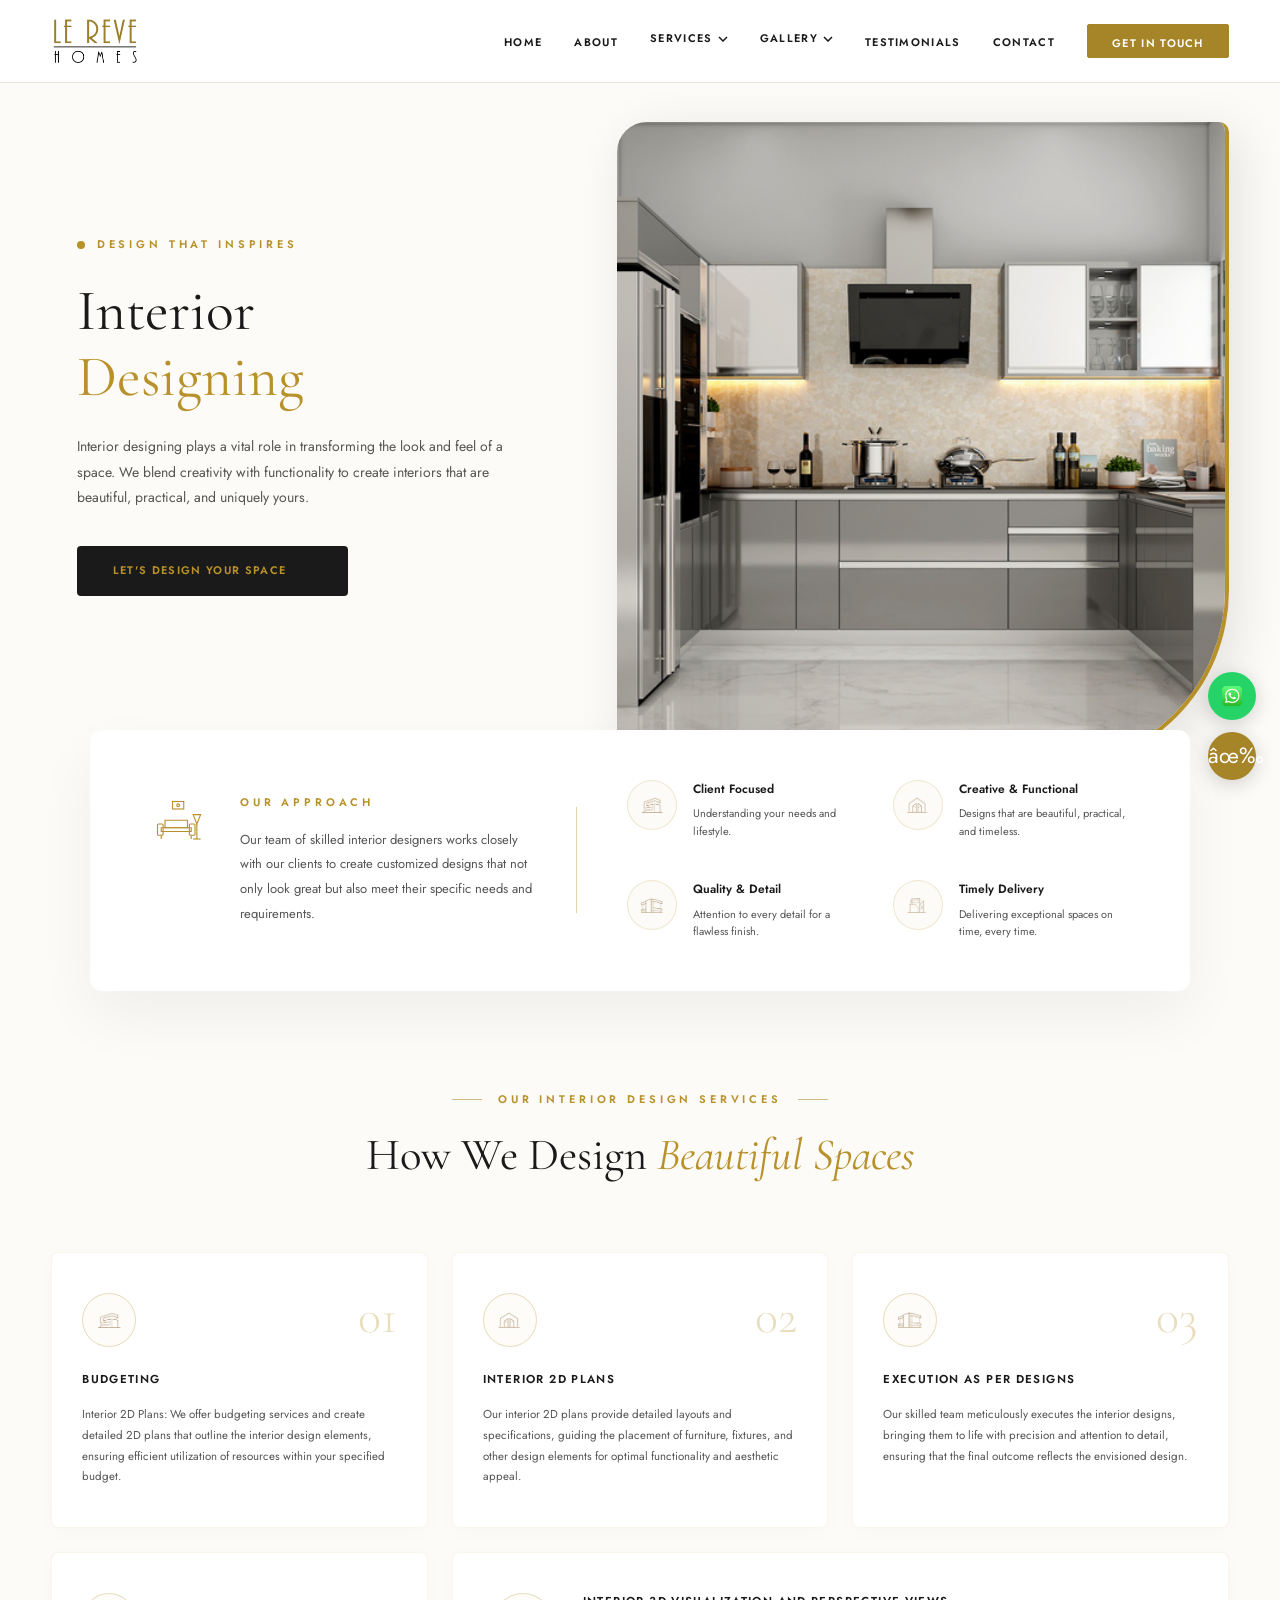
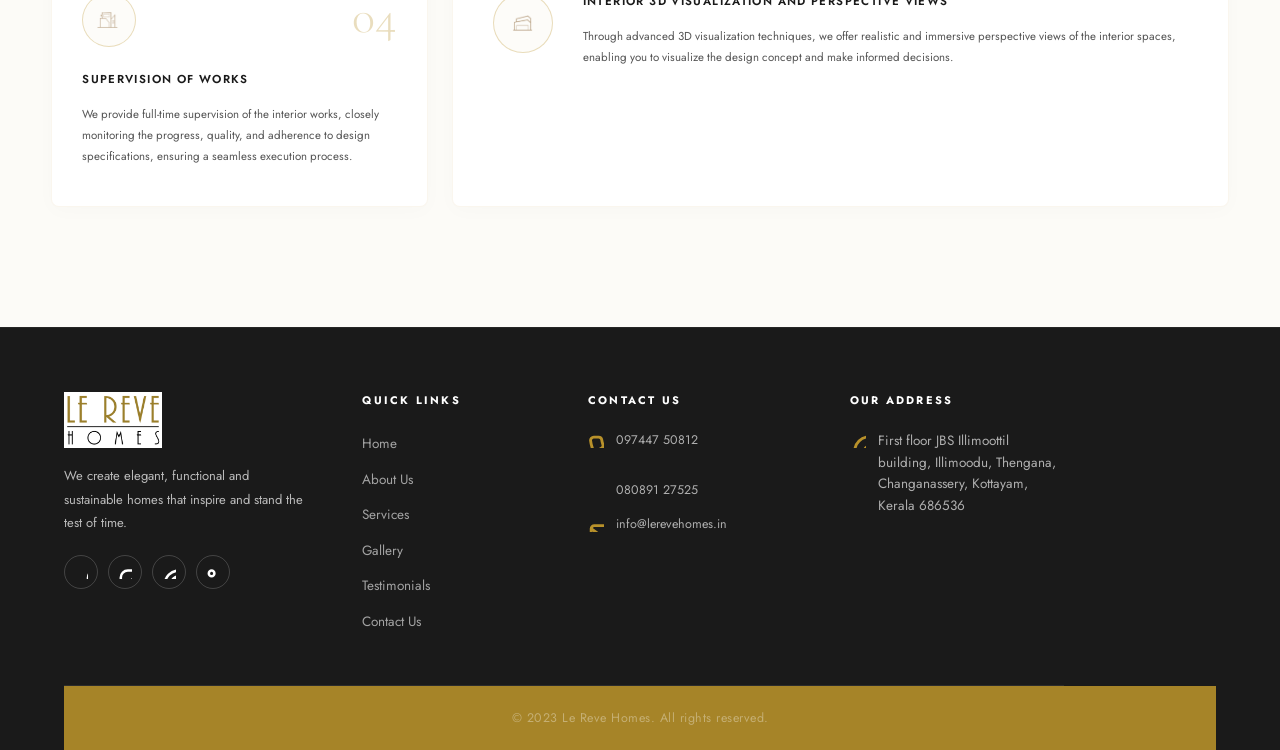
<file: Interior Designing.html>
﻿<!DOCTYPE html>
<html lang="en">

<head>
  <meta charset="UTF-8" />
  <meta http-equiv="X-UA-Compatible" content="IE=edge" />
  <meta name="viewport" content="width=device-width, initial-scale=1.0" />
  <title>Interior Designing | Le RÃªve Homes</title>
  <link rel="shortcut icon" href="img/favicon.png" />

  <!-- Google Fonts -->
  <link rel="preconnect" href="https://fonts.googleapis.com" />
  <link rel="preconnect" href="https://fonts.gstatic.com" crossorigin />
  <link href="https://fonts.googleapis.com/css2?family=Cormorant+Garamond:ital,wght@0,300;0,400;0,500;0,600;1,400;1,500&family=Jost:wght@300;400;500;600&display=swap" rel="stylesheet" />

  <style>
    /* RESET & BASE */
    *, *::before, *::after { box-sizing: border-box; margin: 0; padding: 0; }
    :root {
      --gold:       #b8912a;
      --gold-light: #d4ac50;
      --gold-pale:  #f5edd8;
      --ink:        #1a1a1a;
      --ink-soft:   #555;
      --paper:      #ffffff;
      --bg-light:   #fcfbf7; 
      --line:       #e8e2d6;
      --ff-display: 'Cormorant Garamond', Georgia, serif;
      --ff-body:    'Jost', sans-serif;
      --transition: 0.4s cubic-bezier(0.25,0.46,0.45,0.94);
    }
    html { scroll-behavior: smooth; }
    body { font-family: var(--ff-body); color: var(--ink); background: var(--bg-light); line-height: 1.6; overflow-x: hidden; }
    img { display: block; max-width: 100%; }
    a { text-decoration: none; color: inherit; }
    ul { list-style: none; }

    /* UTILITY */
    .container { width: 100%; max-width: 1200px; margin: 0 auto; padding: 0 24px; }
    .eyebrow { font-family: var(--ff-body); font-size: 11px; font-weight: 600; letter-spacing: 0.35em; text-transform: uppercase; color: var(--gold); }
    
    /* SCROLL PROGRESS */
    #scroll-progress { position: fixed; top: 0; left: 0; height: 2px; width: 0%; background: var(--gold); z-index: 9999; transition: width 0.1s; }

    /* NAVBAR */
    #navbar { position: fixed; left: 0; top: 0; width: 100%; z-index: 1000; background: rgba(255, 255, 255, 0.98); box-shadow: 0 1px 0 var(--line); backdrop-filter: blur(10px); transition: background var(--transition), box-shadow var(--transition); }
    .nav-inner { display: flex; align-items: center; justify-content: space-between; max-width: 100%; margin: 0; padding: 16px 4%; }
    .nav-logo img { height: 50px; width: auto; object-fit: contain; }
    .nav-links { display: flex; align-items: center; gap: 32px; }
    .nav-links a { font-size: 11px; font-weight: 600; letter-spacing: 0.12em; text-transform: uppercase; color: var(--ink); position: relative; padding-bottom: 4px; transition: color var(--transition); }
    .nav-links a::after { content: ''; position: absolute; bottom: 0; left: 0; width: 0; height: 1px; background: var(--gold); transition: width var(--transition); }
    .nav-links a:hover::after, .nav-links a.active::after { width: 100%; }
    .nav-links a:hover, .nav-links a.active { color: var(--gold); }
    
    .nav-dropdown { position: relative; }
    .nav-dropdown > a { display: flex; align-items: center; gap: 5px; }
    .nav-dropdown > a svg { width: 10px; height: 6px; }
    .dropdown-menu { position: absolute; top: calc(100% + 12px); left: 50%; transform: translateX(-50%); background: var(--paper); border: 1px solid var(--line); border-radius: 4px; min-width: 220px; padding: 8px 0; opacity: 0; visibility: hidden; transition: opacity var(--transition), transform var(--transition); transform: translateX(-50%) translateY(-8px); box-shadow: 0 20px 60px rgba(0,0,0,0.08); }
    .nav-dropdown:hover .dropdown-menu { opacity: 1; visibility: visible; transform: translateX(-50%) translateY(0); }
    .dropdown-menu::before { content: ''; position: absolute; top: -20px; left: 0; width: 100%; height: 20px; background: transparent; }
    .dropdown-menu a { display: block; padding: 12px 20px; font-size: 11px; color: var(--ink) !important; letter-spacing: 0.1em; transition: color var(--transition); }
    .dropdown-menu a:hover { color: var(--gold) !important; background: var(--bg-light); }
    .dropdown-menu a::after { display: none; }
    .nav-cta { display: inline-flex; align-items: center; gap: 8px; background: #a68428; border: 1px solid #a68428; color: #fff !important; padding: 10px 24px; border-radius: 2px; font-size: 11px !important; font-weight: 600 !important; letter-spacing: 0.12em !important; transition: background var(--transition), color var(--transition) !important; }
    .nav-cta::after { display: none !important; }
    .nav-cta:hover { background: #8e701e; border-color: #8e701e; color: #fff !important; }
    
    .nav-toggle { display: none; flex-direction: column; gap: 5px; cursor: pointer; padding: 4px; }
    .nav-toggle span { display: block; width: 24px; height: 1.5px; background: var(--ink); transition: background var(--transition); }
    .mobile-menu { display: none; position: fixed; inset: 0; background: var(--paper); z-index: 999; flex-direction: column; padding: 100px 32px 40px; }
    .mobile-menu.open { display: flex; }
    .mobile-menu a { display: block; padding: 14px 0; font-size: 22px; font-family: var(--ff-display); border-bottom: 1px solid var(--line); color: var(--ink); }
    .mobile-menu a:hover { color: var(--gold); }
    .mobile-close { position: absolute; top: 24px; right: 24px; background: none; border: none; cursor: pointer; font-size: 28px; color: var(--ink); }

    @media (max-width: 950px) {
      .nav-links { display: none; }
      .nav-toggle { display: flex; }
      .nav-inner { padding: 16px 24px; }
    }

    /* ID HERO */
    .id-hero {
      display: flex;
      min-height: 90vh;
      background: var(--bg-light); 
      padding-top: 82px; /* For navbar */
      position: relative;
      overflow: hidden;
    }
    .id-hero-content {
      flex: 1.2;
      padding: 60px 4% 120px 6%;
      display: flex;
      flex-direction: column;
      justify-content: center;
      position: relative;
      z-index: 10;
    }
    .hero-eyebrow {
      display: flex;
      align-items: center;
      gap: 12px;
      margin-bottom: 24px;
    }
    .hero-eyebrow::before {
      content: '';
      width: 8px;
      height: 8px;
      border-radius: 50%;
      background: var(--gold);
    }
    .id-hero-content h1 {
      font-family: var(--ff-display);
      font-size: clamp(3rem, 4.5vw, 5rem);
      font-weight: 400;
      color: var(--ink);
      line-height: 1.15;
      margin-bottom: 24px;
    }
    .id-hero-content h1 span {
      color: var(--gold);
      display: block;
    }
    .id-hero-content p {
      font-size: 14px;
      color: var(--ink-soft);
      line-height: 1.8;
      max-width: 440px;
      margin-bottom: 36px;
    }
    .hero-btn {
      display: inline-flex;
      align-items: center;
      gap: 12px;
      background: #1a1a1a;
      color: var(--gold);
      padding: 16px 36px;
      font-size: 11px;
      font-weight: 600;
      letter-spacing: 0.12em;
      text-transform: uppercase;
      border: none;
      align-self: flex-start;
      border-radius: 4px;
      transition: background var(--transition), transform var(--transition);
      cursor: pointer;
    }
    .hero-btn:hover {
      background: #000;
      transform: translateY(-2px);
    }
    .hero-btn svg { width: 14px; height: 14px; fill: none; stroke: currentColor; stroke-width: 2; }
    
    .id-hero-image {
      flex: 1.5;
      position: relative;
      padding: 40px 4% 40px 0; /* space around */
    }
    .id-hero-img-wrap {
      width: 100%;
      height: 100%;
      position: relative;
      border-radius: 30px 10px 180px 10px; /* specific corners from mockup */
      overflow: hidden;
      box-shadow: 10px 10px 50px rgba(0,0,0,0.1);
      /* The gorgeous gold border from mockup on bottom right */
      border-bottom: 4px solid var(--gold);
      border-right: 4px solid var(--gold);
    }
    .id-hero-img-wrap img {
      width: 100%;
      height: 100%;
      object-fit: cover;
    }
    
    /* APPROACH CARD */
    .approach-section {
      margin-top: -80px;
      padding: 0 4%;
      position: relative;
      z-index: 20;
    }
    .approach-card {
      max-width: 1100px;
      margin: 0 auto;
      background: var(--paper);
      border-radius: 12px;
      box-shadow: 0 25px 60px rgba(0,0,0,0.05);
      display: flex;
      padding: 50px 60px;
      gap: 50px;
      align-items: center;
    }
    .approach-left {
      flex: 1;
      display: flex;
      gap: 30px;
      align-items: flex-start;
      padding-right: 40px;
      position: relative;
    }
    /* vertical gold separator */
    .approach-left::after {
      content: '';
      position: absolute;
      right: 0;
      top: 10%;
      height: 80%;
      width: 1px;
      background: var(--gold);
      opacity: 0.4;
    }
    .approach-left-icon {
      width: 60px;
      flex-shrink: 0;
    }
    .approach-left-icon svg {
      width: 100%;
      height: auto;
      stroke: var(--gold);
      stroke-width: 1.2;
      fill: none;
    }
    .approach-left-text .eyebrow {
      margin-bottom: 16px;
      display: block;
    }
    .approach-left-text p {
      font-size: 13px;
      color: var(--ink-soft);
      line-height: 1.9;
    }
    
    .approach-right {
      flex: 1.3;
      display: grid;
      grid-template-columns: 1fr 1fr;
      gap: 40px 30px;
    }
    .approach-item {
      display: flex;
      gap: 16px;
      align-items: flex-start;
    }
    .approach-item-icon {
      width: 50px;
      height: 50px;
      border: 1px solid rgba(184,145,42,0.2);
      border-radius: 50%;
      display: grid;
      place-items: center;
      flex-shrink: 0;
      background: #fcfbf7;
    }
    .approach-item-icon img { width: 22px; height: 22px; object-fit: contain; }
    .approach-item-text h4 {
      font-family: var(--ff-body);
      font-size: 12px;
      font-weight: 600;
      color: var(--ink);
      margin-bottom: 6px;
    }
    .approach-item-text p {
      font-size: 11px;
      color: var(--ink-soft);
      line-height: 1.6;
    }

    /* SERVICES GRID */
    .id-services {
      padding: 100px 4% 120px;
      text-align: center;
    }
    .id-services-header {
      margin-bottom: 60px;
    }
    .id-services-header .eyebrow {
      display: flex;
      align-items: center;
      justify-content: center;
      gap: 16px;
      margin-bottom: 12px;
    }
    .id-services-header .eyebrow::before,
    .id-services-header .eyebrow::after {
      content: '';
      width: 30px;
      height: 1px;
      background: var(--gold);
      opacity: 0.6;
    }
    .id-services-header h2 {
      font-family: var(--ff-display);
      font-size: clamp(2rem, 3.5vw, 3rem);
      font-weight: 400;
      color: var(--ink);
    }
    .id-services-header h2 span {
      color: var(--gold);
      font-style: italic;
    }
    
    .id-grid {
      display: grid;
      grid-template-columns: repeat(3, 1fr);
      gap: 24px;
      max-width: 1200px;
      margin: 0 auto;
    }
    
    .id-card {
      background: var(--paper);
      border-radius: 8px;
      padding: 40px 30px;
      text-align: left;
      position: relative;
      box-shadow: 0 4px 20px rgba(0,0,0,0.02);
      border: 1px solid rgba(184,145,42,0.08);
      transition: transform var(--transition), box-shadow var(--transition);
      display: flex;
      flex-direction: column;
    }
    .id-card:hover {
      transform: translateY(-5px);
      box-shadow: 0 15px 40px rgba(0,0,0,0.06);
    }
    .id-card-top {
      display: flex;
      justify-content: space-between;
      align-items: flex-start;
      margin-bottom: 24px;
    }
    .id-card-icon {
      width: 54px;
      height: 54px;
      border: 1px solid rgba(184,145,42,0.3);
      border-radius: 50%;
      display: grid;
      place-items: center;
      background: #fdfcf9;
      flex-shrink: 0;
    }
    .id-card-icon img {
      width: 24px;
      height: 24px;
      object-fit: contain;
    }
    .id-card-number {
      font-family: var(--ff-display);
      font-size: 3rem;
      font-weight: 300;
      color: var(--gold);
      opacity: 0.3;
      line-height: 1;
    }
    .id-card h3 {
      font-family: var(--ff-body);
      font-size: 11.5px;
      font-weight: 600;
      letter-spacing: 0.12em;
      color: var(--ink);
      margin-bottom: 16px;
      text-transform: uppercase;
      line-height: 1.5;
    }
    .id-card p {
      font-size: 11.5px;
      color: var(--ink-soft);
      line-height: 1.8;
    }
    
    /* Double wide card */
    .id-card.wide {
      grid-column: span 2;
      flex-direction: row;
      align-items: flex-start;
      gap: 30px;
      padding: 40px;
    }
    .id-card.wide .id-card-top {
      margin-bottom: 0;
    }
    .id-card.wide .id-card-icon {
      width: 60px;
      height: 60px;
    }
    .id-card.wide .id-card-content {
      flex: 1;
    }

    @media (max-width: 1024px) {
      .id-grid { grid-template-columns: repeat(2, 1fr); }
      .id-card.wide { grid-column: span 2; }
      .id-hero { flex-direction: column; }
      .id-hero-img-wrap { border-radius: 10px; border-right: none; }
      .id-hero-content { padding-top: 120px; padding-bottom: 60px; }
      .approach-card { flex-direction: column; padding: 40px; }
      .approach-left { border-right: none; padding-right: 0; padding-bottom: 30px; }
      .approach-left::after { bottom: 0; left: 10%; width: 80%; height: 1px; top: auto; }
    }
    @media (max-width: 650px) {
      .id-grid { grid-template-columns: 1fr; }
      .id-card.wide { grid-column: span 1; flex-direction: column; }
      .approach-right { grid-template-columns: 1fr; }
    }

    /* FOOTER */
    #footer { background: #222222; color: rgba(255,255,255,0.7); border-top: 1px solid rgba(255,255,255,0.05); }
    .footer-top { display: grid; grid-template-columns: 1fr 1fr 1fr; gap: 48px; padding: 64px 0 52px; border-bottom: 1px solid rgba(255,255,255,0.05); max-width: 1000px; margin: 0 auto;}
    
    .footer-contact-item { display: flex; align-items: center; gap: 16px; margin-bottom: 14px; }
    .footer-icon-circle { width: 44px; height: 44px; border-radius: 50%; background: #a68428; display: grid; place-items: center; flex-shrink: 0; }
    .footer-icon-circle svg { width: 20px; height: 20px; stroke: #fff; fill: none; stroke-width: 1.8; }
    
    .footer-contact-item span { display: flex; flex-direction: column; gap: 4px; }
    .footer-contact-item span strong { font-family: var(--ff-body); font-size: 11px; font-weight: 600; letter-spacing: 0.1em; text-transform: uppercase; color: #fff; }
    .footer-contact-item span a, .footer-contact-item span p { font-size: 12.5px; color: rgba(255,255,255,0.65); transition: color var(--transition); margin:0;}
    .footer-contact-item span a:hover { color: var(--gold); }
    
    .footer-bottom { display: flex; align-items: center; justify-content: space-between; padding: 22px 0; font-size: 12.5px; color: rgba(255,255,255,0.5); background: #a68428; color:#fff; }
    .footer-bottom .container { display: flex; justify-content: space-between; align-items: center; }
    
    .footer-social { display: flex; gap: 16px; }
    .footer-social a { transition: opacity var(--transition); color: #fff;}
    .footer-social a:hover { opacity: 0.8; }
    .footer-social a svg { width: 16px; height: 16px; stroke: currentColor; fill: none; stroke-width: 1.8; }
    
    @media (max-width: 860px) { .footer-top { grid-template-columns: 1fr; gap: 36px; padding: 50px 0 40px; text-align: left; } .footer-contact-item { justify-content: flex-start; } .footer-bottom .container { flex-direction: column; gap: 16px; } }

    /* FLOATING BUTTONS */
    .float-buttons { position: fixed; right: 24px; bottom: 120px; z-index: 500; display: flex; flex-direction: column; gap: 12px; }
    .float-btn { width: 48px; height: 48px; border-radius: 50%; display: grid; place-items: center; box-shadow: 0 4px 20px rgba(0,0,0,0.18); transition: transform var(--transition); background: #25D366; }
    .float-btn:hover { transform: scale(1.1); }
    .float-btn img { width: 30px; height: 30px; object-fit: contain; }
    .float-btn.mail { background: #a68428; font-size: 22px; color: #fff; text-decoration: none; }

    /* BACK TO TOP */
    #back-top { position: fixed; right: 16px; bottom: 24px; z-index: 500; width: 42px; height: 42px; border-radius: 50%; background: rgba(0,0,0,0.3); border: 1px solid #fff; color: #fff; display: grid; place-items: center; opacity: 0; pointer-events: none; transition: opacity var(--transition), transform var(--transition); cursor: pointer; }
    #back-top.show { opacity: 1; pointer-events: all; }
    #back-top:hover { transform: translateY(-3px); background: var(--gold); border-color: var(--gold); }
    #back-top svg { width: 16px; height: 16px; stroke: #fff; fill: none; stroke-width: 2; }

    .mobile-dropdown { display: flex; flex-direction: column; border-bottom: 1px solid var(--line); }
    .mobile-dropdown-toggle { 
      display: flex; align-items: center; justify-content: space-between; 
      padding: 14px 0; font-size: 22px; font-family: var(--ff-display);
      color: var(--ink); cursor: pointer;
    }
    .mobile-dropdown-toggle svg { width: 10px; height: 6px; stroke: currentColor; fill: none; stroke-width: 1.5; transition: transform var(--transition); }
    .mobile-dropdown.open .mobile-dropdown-toggle svg { transform: rotate(180deg); color: var(--gold); }
    .mobile-dropdown-menu {
      display: none; flex-direction: column; padding-left: 20px; padding-bottom: 10px;
    }
    .mobile-dropdown.open .mobile-dropdown-menu { display: flex; }
    .mobile-dropdown-menu a { border-bottom: none; font-size: 16px; padding: 10px 0; font-family: var(--ff-body); }
  
    /* ============================================================
       MOBILE MENU (matches homepage exactly)
    ============================================================ */
    .nav-toggle { display: none; flex-direction: column; gap: 5px; cursor: pointer; padding: 4px; }
    .nav-toggle span { display: block; width: 24px; height: 1.5px; background: var(--ink); transition: background 0.4s; }
    .mobile-menu {
      display: none; position: fixed; inset: 0; background: #fff; z-index: 999;
      flex-direction: column; padding: 100px 32px 40px;
    }
    .mobile-menu.open { display: flex; }
    .mobile-menu > a {
      display: block; padding: 14px 0; font-size: 22px; font-family: 'Cormorant Garamond', Georgia, serif;
      border-bottom: 1px solid #e8e2d6; color: #1a1a1a;
    }
    .mobile-menu > a:hover { color: #b8912a; }
    .mobile-close {
      position: absolute; top: 24px; right: 24px;
      background: none; border: none; cursor: pointer; font-size: 28px; color: #1a1a1a;
    }
    .mobile-dropdown { display: flex; flex-direction: column; border-bottom: 1px solid #e8e2d6; }
    .mobile-dropdown-toggle { 
      display: flex; align-items: center; justify-content: space-between; 
      padding: 14px 0; font-size: 22px; font-family: 'Cormorant Garamond', Georgia, serif;
      color: #1a1a1a; cursor: pointer;
    }
    .mobile-dropdown-toggle svg { width: 14px; height: 8px; stroke: currentColor; fill: none; stroke-width: 1.5; transition: transform 0.4s; }
    .mobile-dropdown.open .mobile-dropdown-toggle svg { transform: rotate(180deg); color: #b8912a; }
    .mobile-dropdown-menu {
      display: none; flex-direction: column; padding-left: 20px; padding-bottom: 10px;
    }
    .mobile-dropdown.open .mobile-dropdown-menu { display: flex; }
    .mobile-dropdown-menu a { border-bottom: none; font-size: 16px; padding: 10px 0; font-family: 'Jost', sans-serif; color: #1a1a1a; }
    .mobile-dropdown-menu a:hover { color: #b8912a; }
    @media (max-width: 950px) {
      .nav-links { display: none !important; }
      .nav-toggle { display: flex !important; }
    }

  </style>
</head>

<body>
  <!-- SCROLL PROGRESS -->
  <div id="scroll-progress"></div>

  <!-- NAVBAR -->
  <nav id="navbar" class="scrolled">
    <div class="nav-inner">
      <a href="index.html" class="nav-logo">
        <img src="le reve.jpg" alt="Le Rêve Homes Logo" />
      </a>
      <ul class="nav-links">
        <li><a href="index.html">Home</a></li>
        <li><a href="about.html">About</a></li>
        <li class="nav-dropdown">
          <a href="Services.html">
            Services
            <svg viewBox="0 0 10 6" fill="none" stroke="currentColor" stroke-width="1.5"><path d="M1 1l4 4 4-4"/></svg>
          </a>
          <ul class="dropdown-menu">
            <li><a href="architectural_designing.html">Architectural Designing</a></li>
            <li><a href="Project Management.html">Project Management</a></li>
            <li><a href="Interior Designing.html">Interior Designers</a></li>
            <li><a href="Contractors.html">Contractors</a></li>
          </ul>
        </li>
        <li class="nav-dropdown">
          <a href="gallery.html">
            Gallery
            <svg viewBox="0 0 10 6" fill="none" stroke="currentColor" stroke-width="1.5"><path d="M1 1l4 4 4-4"/></svg>
          </a>
          <ul class="dropdown-menu">
            <li><a href="int-gallery.html">Interior Gallery</a></li>
            <li><a href="ext-gallery.html">Exterior Gallery</a></li>
          </ul>
        </li>
        <li><a href="testimonials.html">Testimonials</a></li>
        <li><a href="contact.html">Contact</a></li>
        <li>
          <a href="contact.html" class="nav-cta">
            Get In Touch
          </a>
        </li>
      </ul>
      <button class="nav-toggle" id="navToggle" aria-label="Open menu">
        <span></span><span></span><span></span>
      </button>
    </div>
  </nav>

    <!-- MOBILE MENU -->
  <div class="mobile-menu" id="mobileMenu">
    <button class="mobile-close" id="mobileClose">✕</button>
    <a href="index.html">Home</a>
    <a href="about.html">About</a>
    
    <div class="mobile-dropdown">
      <div class="mobile-dropdown-toggle">Services <svg viewBox="0 0 10 6"><path d="M1 1l4 4 4-4"/></svg></div>
      <div class="mobile-dropdown-menu">
        <a href="architectural_designing.html">Architectural Designing</a>
        <a href="Project Management.html">Project Management</a>
        <a href="Interior Designing.html">Interior Designers</a>
        <a href="Contractors.html">Contractors</a>
      </div>
    </div>

    <div class="mobile-dropdown">
      <div class="mobile-dropdown-toggle">Gallery <svg viewBox="0 0 10 6"><path d="M1 1l4 4 4-4"/></svg></div>
      <div class="mobile-dropdown-menu">
        <a href="int-gallery.html">Interior Gallery</a>
        <a href="ext-gallery.html">Exterior Gallery</a>
      </div>
    </div>

    <a href="testimonials.html">Testimonials</a>
    <a href="contact.html">Contact</a>
    <a href="contact.html" style="color:var(--gold);margin-top:8px;">Get In Touch →</a>
  </div>

  <!-- HERO -->
  <section class="id-hero">
    <div class="id-hero-content">
      <div class="hero-eyebrow">
        <div class="eyebrow">Design That Inspires</div>
      </div>
      <h1>Interior<br><span>Designing</span></h1>
      <p>Interior designing plays a vital role in transforming the look and feel of a space. We blend creativity with functionality to create interiors that are beautiful, practical, and uniquely yours.</p>
      <a href="contact.html" class="hero-btn">Let's Design Your Space <svg viewBox="0 0 10 6"><path d="M5 12h14M12 5l7 7-7 7"/></svg></a>
    </div>
    <div class="id-hero-image">
      <div class="id-hero-img-wrap">
        <img src="img/imagess/kitchen 1.jpg" alt="Interior Designing" />
      </div>
    </div>
  </section>

  <!-- INTRO CARD (APPROACH) -->
  <section class="approach-section">
    <div class="approach-card">
      <div class="approach-left">
        <div class="approach-left-icon">
          <!-- Custom Sofa/Frame/Lamp SVG mimicking the design -->
          <svg viewBox="0 0 64 64">
            <!-- Frame -->
            <rect x="24" y="8" width="12" height="8" />
            <circle cx="30" cy="12" r="1.5" />
            <!-- Lamp -->
            <path d="M50 32 L46 22 L54 22 Z" />
            <line x1="50" y1="32" x2="50" y2="48" />
            <line x1="46" y1="48" x2="54" y2="48" />
            <!-- Sofa -->
            <path d="M12 36 h32 v4 h-32 z" />
            <path d="M16 28 h24 v8 h-24 z" />
            <rect x="8" y="32" width="6" height="12" rx="1" />
            <rect x="42" y="32" width="6" height="12" rx="1" />
            <line x1="12" y1="44" x2="12" y2="48" />
            <line x1="44" y1="44" x2="44" y2="48" />
          </svg>
        </div>
        <div class="approach-left-text">
          <div class="eyebrow">Our Approach</div>
          <p>Our team of skilled interior designers works closely with our clients to create customized designs that not only look great but also meet their specific needs and requirements.</p>
        </div>
      </div>
      <div class="approach-right">
        <div class="approach-item">
          <div class="approach-item-icon"><img src="img/icons/icon-1.png" alt="Client Focused" /></div>
          <div class="approach-item-text">
            <h4>Client Focused</h4>
            <p>Understanding your needs and lifestyle.</p>
          </div>
        </div>
        <div class="approach-item">
          <div class="approach-item-icon"><img src="img/icons/icon-2.png" alt="Creative & Functional" /></div>
          <div class="approach-item-text">
            <h4>Creative & Functional</h4>
            <p>Designs that are beautiful, practical, and timeless.</p>
          </div>
        </div>
        <div class="approach-item">
          <div class="approach-item-icon"><img src="img/icons/icon-3.png" alt="Quality & Detail" /></div>
          <div class="approach-item-text">
            <h4>Quality & Detail</h4>
            <p>Attention to every detail for a flawless finish.</p>
          </div>
        </div>
        <div class="approach-item">
          <div class="approach-item-icon"><img src="img/icons/icon-4.png" alt="Timely Delivery" /></div>
          <div class="approach-item-text">
            <h4>Timely Delivery</h4>
            <p>Delivering exceptional spaces on time, every time.</p>
          </div>
        </div>
      </div>
    </div>
  </section>

  <!-- SERVICES GRID -->
  <section class="id-services">
    <div class="id-services-header">
      <div class="eyebrow">Our Interior Design Services</div>
      <h2>How We Design <span>Beautiful Spaces</span></h2>
    </div>
    
    <div class="id-grid">
      <!-- 01 -->
      <div class="id-card">
        <div class="id-card-top">
          <div class="id-card-icon"><img src="img/icons/icon-1.png" alt="Icon" /></div>
          <div class="id-card-number">01</div>
        </div>
        <h3>Budgeting</h3>
        <p>Interior 2D Plans: We offer budgeting services and create detailed 2D plans that outline the interior design elements, ensuring efficient utilization of resources within your specified budget.</p>
      </div>
      <!-- 02 -->
      <div class="id-card">
        <div class="id-card-top">
          <div class="id-card-icon"><img src="img/icons/icon-2.png" alt="Icon" /></div>
          <div class="id-card-number">02</div>
        </div>
        <h3>Interior 2D Plans</h3>
        <p>Our interior 2D plans provide detailed layouts and specifications, guiding the placement of furniture, fixtures, and other design elements for optimal functionality and aesthetic appeal.</p>
      </div>
      <!-- 03 -->
      <div class="id-card">
        <div class="id-card-top">
          <div class="id-card-icon"><img src="img/icons/icon-3.png" alt="Icon" /></div>
          <div class="id-card-number">03</div>
        </div>
        <h3>Execution As Per Designs</h3>
        <p>Our skilled team meticulously executes the interior designs, bringing them to life with precision and attention to detail, ensuring that the final outcome reflects the envisioned design.</p>
      </div>
      
      <!-- 04 -->
      <div class="id-card">
        <div class="id-card-top">
          <div class="id-card-icon"><img src="img/icons/icon-4.png" alt="Icon" /></div>
          <div class="id-card-number">04</div>
        </div>
        <h3>Supervision Of Works</h3>
        <p>We provide full-time supervision of the interior works, closely monitoring the progress, quality, and adherence to design specifications, ensuring a seamless execution process.</p>
      </div>
      
      <!-- 05 Wide Card -->
      <div class="id-card wide">
        <div class="id-card-top">
          <div class="id-card-icon"><img src="img/icons/icon-6.png" alt="Icon" /></div>
        </div>
        <div class="id-card-content">
          <h3>Interior 3D Visualization And Perspective Views</h3>
          <p>Through advanced 3D visualization techniques, we offer realistic and immersive perspective views of the interior spaces, enabling you to visualize the design concept and make informed decisions.</p>
        </div>
      </div>
    </div>
  </section>

  <!-- FOOTER -->
    <style>
    /* ============================================================
       FOOTER
    ============================================================ */
    #footer { background: #1a1a1a; color: rgba(255,255,255,0.7); font-family: 'Jost', sans-serif; line-height: 1.6; }
    #footer * { box-sizing: border-box; margin: 0; padding: 0; }
    #footer .container { width: 100%; max-width: 1200px; margin: 0 auto; padding: 0 24px; }
    #footer .footer-top { display: grid; grid-template-columns: 1.4fr 1fr 1.2fr 1.2fr; gap: 48px; padding: 64px 0 52px; border-bottom: 1px solid rgba(255,255,255,0.08); }
    #footer .footer-brand img { height: 56px; width: auto; object-fit: contain; margin-bottom: 16px; filter: none !important; }
    #footer .footer-brand p { font-size: 13px; line-height: 1.8; max-width: 240px; }
    #footer .footer-social { display: flex; gap: 10px; margin-top: 20px; }
    #footer .footer-social a { width: 34px; height: 34px; border-radius: 50%; border: 1px solid rgba(255,255,255,0.18); display: grid; place-items: center; transition: border-color 0.4s, background 0.4s; color: #fff;}
    #footer .footer-social a:hover { border-color: #b8912a; background: #b8912a; }
    #footer .footer-social a svg { width: 14px; height: 14px; stroke: #fff; fill: none; stroke-width: 1.8; }
    #footer .footer-col h5 { font-size: 11px; font-weight: 700; letter-spacing: 0.2em; text-transform: uppercase; color: #fff; margin-bottom: 20px; }
    #footer .footer-col ul { display: flex; flex-direction: column; gap: 10px; list-style: none; }
    #footer .footer-col ul a { font-size: 13.5px; color: rgba(255,255,255,0.6); transition: color 0.4s; text-decoration: none; }
    #footer .footer-col ul a:hover { color: #b8912a; }
    #footer .footer-contact-item { display: flex; align-items: flex-start; gap: 12px; margin-bottom: 14px; }
    #footer .footer-contact-item svg { width: 16px; height: 16px; stroke: #b8912a; fill: none; stroke-width: 1.8; flex-shrink: 0; margin-top: 2px; }
    #footer .footer-contact-item span { font-size: 13.5px; color: rgba(255,255,255,0.65); line-height: 1.6; }
    #footer .footer-contact-item a { color: rgba(255,255,255,0.65); transition: color 0.4s; text-decoration: none; }
    #footer .footer-contact-item a:hover { color: #b8912a; }
    #footer .footer-bottom { display: flex; align-items: center; justify-content: center; padding: 22px 0; font-size: 12.5px; color: rgba(255,255,255,0.35); letter-spacing: 0.04em; }
    @media (max-width: 860px) { #footer .footer-top { grid-template-columns: 1fr 1fr; gap: 36px; padding: 50px 0 40px; } }
    @media (max-width: 560px) {
      #footer .footer-top { grid-template-columns: 1fr 1fr; gap: 30px; }
      #footer .footer-brand { grid-column: span 2; }
      #footer .footer-col:last-child { grid-column: span 2; }
    }
  </style>
  <footer id="footer">
    <div class="container">
      <div class="footer-top">
        <div class="footer-brand">
          <img src="le reve.jpg" alt="Le Rêve Homes" />
          <p>We create elegant, functional and sustainable homes that inspire and stand the test of time.</p>
          <div class="footer-social">
            <a href="#" aria-label="Facebook"><svg viewBox="0 0 10 6"><path d="M18 2h-3a5 5 0 0 0-5 5v3H7v4h3v8h4v-8h3l1-4h-4V7a1 1 0 0 1 1-1h3z"/></svg></a>
            <a href="#" aria-label="Instagram"><svg viewBox="0 0 10 6"><rect x="2" y="2" width="20" height="20" rx="5" ry="5"/><path d="M16 11.37A4 4 0 1 1 12.63 8 4 4 0 0 1 16 11.37z"/><line x1="17.5" y1="6.5" x2="17.51" y2="6.5"/></svg></a>
            <a href="#" aria-label="Pinterest"><svg viewBox="0 0 10 6"><path d="M12 2C6.48 2 2 6.48 2 12c0 4.24 2.65 7.86 6.39 9.29-.09-.78-.17-1.98.04-2.83.19-.77 1.28-5.43 1.28-5.43s-.33-.65-.33-1.62c0-1.52.88-2.66 1.98-2.66.93 0 1.39.7 1.39 1.54 0 .94-.6 2.34-.91 3.64-.26 1.09.54 1.97 1.6 1.97 1.92 0 3.22-2.47 3.22-5.4 0-2.23-1.51-3.9-4.01-3.9-2.93 0-4.76 2.19-4.76 4.64 0 .84.24 1.43.62 1.89.07.08.08.16.06.25l-.23.9c-.04.14-.13.17-.3.1-1.11-.46-1.61-1.69-1.61-3.08C6.83 8.18 9.28 6 12.72 6c2.75 0 4.6 2.01 4.6 4.18 0 3.22-1.8 5.64-4.44 5.64-.89 0-1.73-.48-2.02-1.02l-.55 2.11c-.2.77-.74 1.73-1.1 2.32.83.26 1.71.4 2.62.4 5.52 0 10-4.48 10-10S17.52 2 12 2z"/></svg></a>
            <a href="#" aria-label="LinkedIn"><svg viewBox="0 0 10 6"><path d="M16 8a6 6 0 0 1 6 6v7h-4v-7a2 2 0 0 0-2-2 2 2 0 0 0-2 2v7h-4v-7a6 6 0 0 1 6-6z"/><rect x="2" y="9" width="4" height="12"/><circle cx="4" cy="4" r="2"/></svg></a>
          </div>
        </div>
        <div class="footer-col">
          <h5>Quick Links</h5>
          <ul>
            <li><a href="index.html">Home</a></li>
            <li><a href="about.html">About Us</a></li>
            <li><a href="Services.html">Services</a></li>
            <li><a href="gallery.html">Gallery</a></li>
            <li><a href="testimonials.html">Testimonials</a></li>
            <li><a href="contact.html">Contact Us</a></li>
          </ul>
        </div>
        <div class="footer-col">
          <h5>Contact Us</h5>
          <div class="footer-contact-item">
            <svg viewBox="0 0 10 6"><path d="M22 16.92v3a2 2 0 0 1-2.18 2 19.79 19.79 0 0 1-8.63-3.07A19.5 19.5 0 0 1 4.69 12 19.79 19.79 0 0 1 1.61 3.4 2 2 0 0 1 3.6 1.22h3a2 2 0 0 1 2 1.72c.127.96.361 1.903.7 2.81a2 2 0 0 1-.45 2.11L7.91 8.4a16 16 0 0 0 5.72 5.72l.95-.95a2 2 0 0 1 2.11-.45c.907.339 1.85.573 2.81.7A2 2 0 0 1 21.22 16z"/></svg>
            <span><a href="tel:+919744750812">097447 50812</a><br /><a href="tel:+918089127525">080891 27525</a></span>
          </div>
          <div class="footer-contact-item">
            <svg viewBox="0 0 10 6"><path d="M4 4h16c1.1 0 2 .9 2 2v12c0 1.1-.9 2-2 2H4c-1.1 0-2-.9-2-2V6c0-1.1.9-2 2-2z"/><polyline points="22,6 12,13 2,6"/></svg>
            <span><a href="mailto:info@lerevehomes.in">info@lerevehomes.in</a></span>
          </div>
        </div>
        <div class="footer-col">
          <h5>Our Address</h5>
          <div class="footer-contact-item">
            <svg viewBox="0 0 10 6"><path d="M21 10c0 7-9 13-9 13s-9-6-9-13a9 9 0 0 1 18 0z"/><circle cx="12" cy="10" r="3"/></svg>
            <span>First floor JBS Illimoottil building, Illimoodu, Thengana, Changanassery, Kottayam, Kerala 686536</span>
          </div>
        </div>
      </div>
      <div class="footer-bottom">
        <p>© 2023 Le Reve Homes. All rights reserved.</p>
      </div>
    </div>
  </footer>

  <!-- FLOATING BUTTONS -->
  <div class="float-buttons">
    <a href="https://api.whatsapp.com/send?phone=+919744750812&text=Hello%20there!" target="_blank" class="float-btn" aria-label="WhatsApp">
      <img src="whatsapp-icon.png" alt="WhatsApp" />
    </a>
    <a href="mailto:info@lerevehomes.in" class="float-btn mail" aria-label="Email">âœ‰</a>
  </div>
  
  <button id="back-top" aria-label="Back to top"><svg viewBox="0 0 10 6"><path d="M18 15l-6-6-6 6"/></svg></button>

  <!-- SCRIPTS -->
  <script>
    const navbar = document.getElementById('navbar');
    const scrollProgress = document.getElementById('scroll-progress');
    const backTop = document.getElementById('back-top');

    document.getElementById('navToggle').addEventListener('click', () =>
      document.getElementById('mobileMenu').classList.add('open'));
    document.getElementById('mobileClose').addEventListener('click', () =>
      document.getElementById('mobileMenu').classList.remove('open'));
    // Mobile submenu dropdowns
    document.querySelectorAll('.mobile-dropdown-toggle').forEach(toggle => {
      toggle.addEventListener('click', () => {
        toggle.parentElement.classList.toggle('open');
      });
    });

    window.addEventListener('scroll', () => {
      navbar.classList.toggle('scrolled', window.scrollY > 40);
      backTop.classList.toggle('show', window.scrollY > 400);

      const h = document.documentElement;
      const pct = (window.scrollY / (h.scrollHeight - h.clientHeight)) * 100;
      scrollProgress.style.width = pct + '%';
    });

    backTop.addEventListener('click', () => window.scrollTo({ top: 0, behavior: 'smooth' }));
  </script>
</body>
</html>
</file>
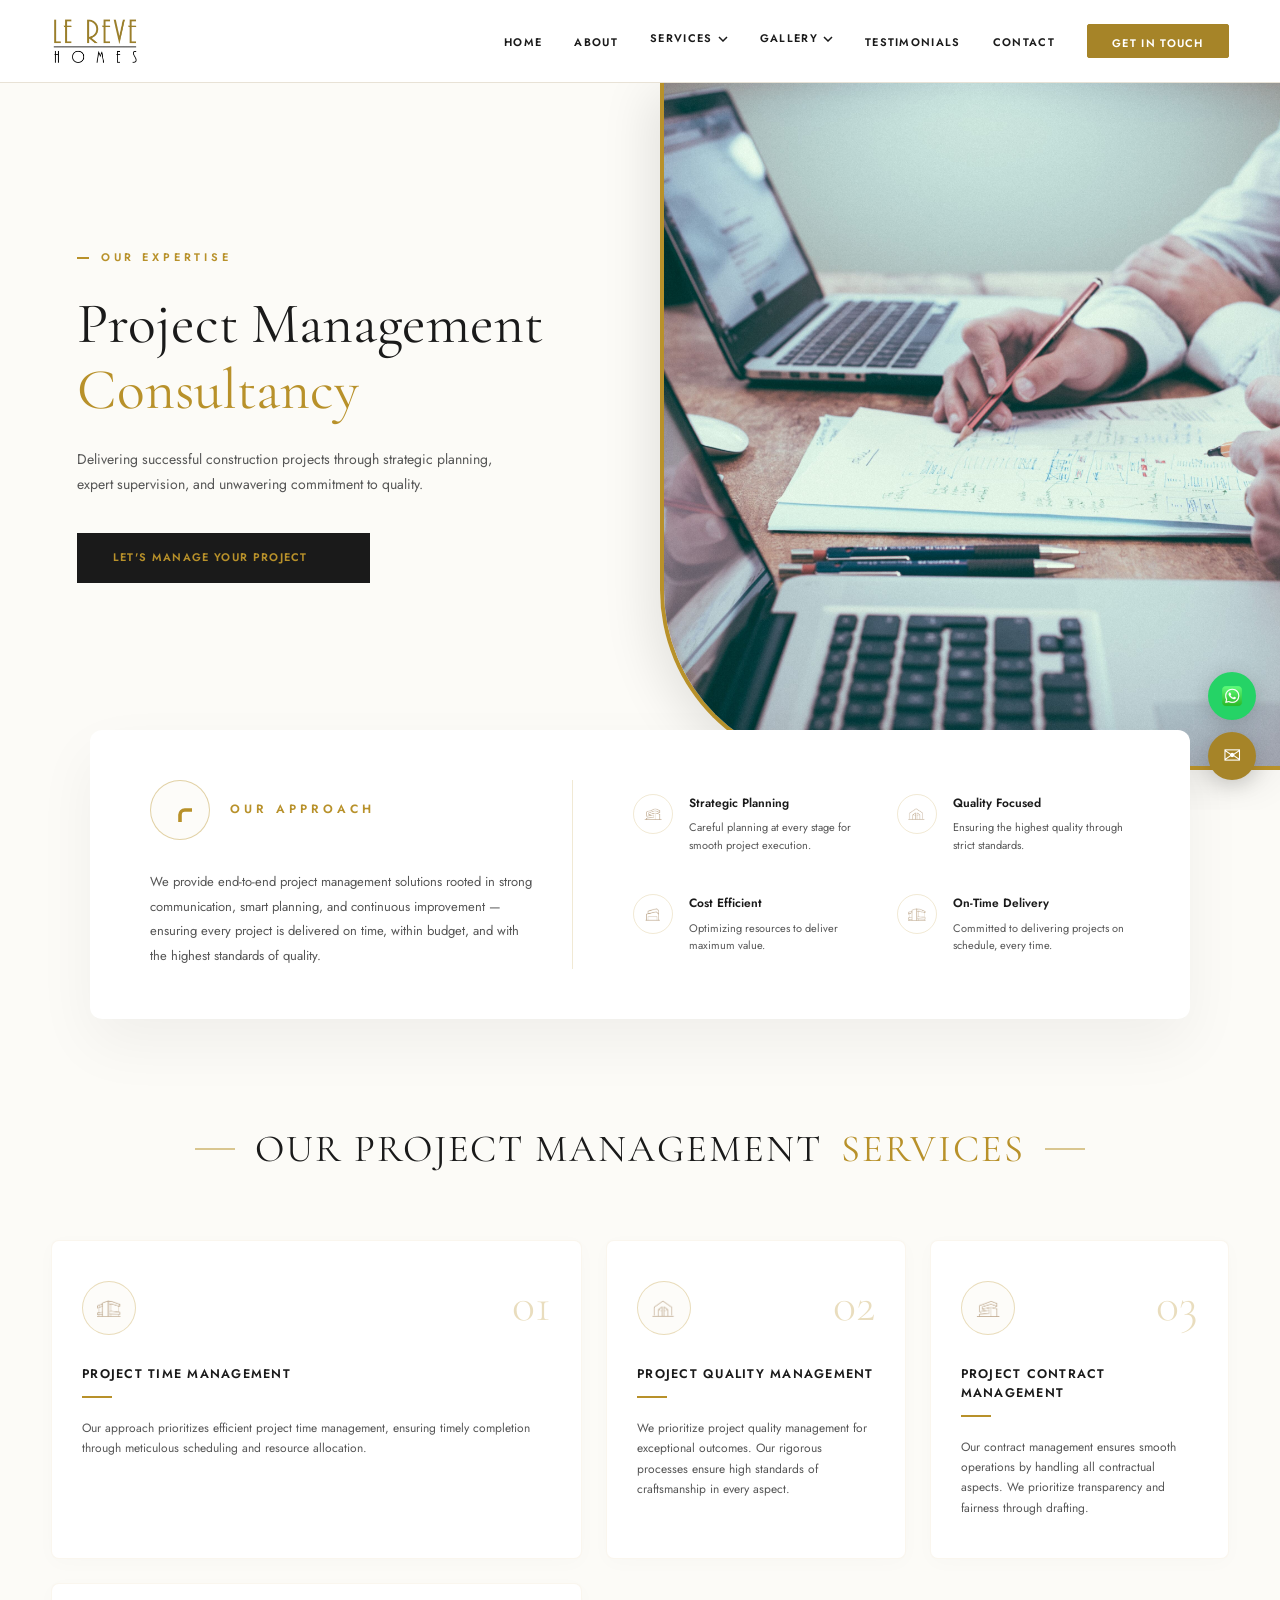
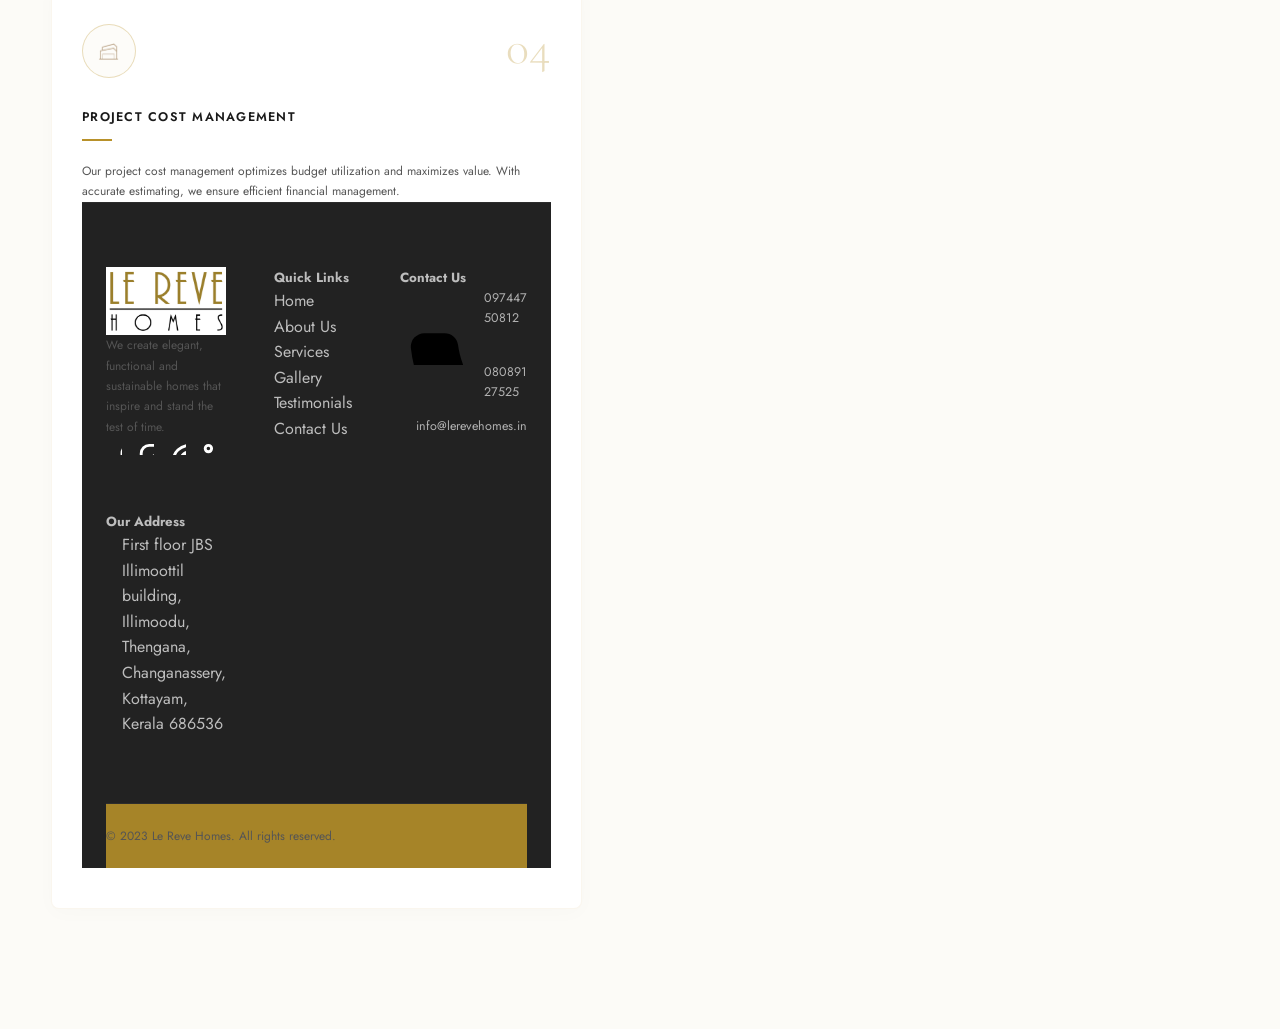
<file: Project Management.html>
<!DOCTYPE html>
<html lang="en">

<head>
  <meta charset="UTF-8" />
  <meta http-equiv="X-UA-Compatible" content="IE=edge" />
  <meta name="viewport" content="width=device-width, initial-scale=1.0" />
  <title>Project Management | Le Rêve Homes</title>
  <link rel="shortcut icon" href="img/favicon.png" />

  <!-- Google Fonts -->
  <link rel="preconnect" href="https://fonts.googleapis.com" />
  <link rel="preconnect" href="https://fonts.gstatic.com" crossorigin />
  <link href="https://fonts.googleapis.com/css2?family=Cormorant+Garamond:ital,wght@0,300;0,400;0,500;0,600;1,400;1,500&family=Jost:wght@300;400;500;600&display=swap" rel="stylesheet" />

  <style>
    /* RESET & BASE */
    *, *::before, *::after { box-sizing: border-box; margin: 0; padding: 0; }
    :root {
      --gold:       #b8912a;
      --gold-light: #d4ac50;
      --gold-pale:  #f5edd8;
      --ink:        #1a1a1a;
      --ink-soft:   #555;
      --paper:      #ffffff;
      --bg-light:   #fcfbf7; 
      --line:       #e8e2d6;
      --ff-display: 'Cormorant Garamond', Georgia, serif;
      --ff-body:    'Jost', sans-serif;
      --transition: 0.4s cubic-bezier(0.25,0.46,0.45,0.94);
    }
    html { scroll-behavior: smooth; }
    body { font-family: var(--ff-body); color: var(--ink); background: var(--bg-light); line-height: 1.6; overflow-x: hidden; }
    img { display: block; max-width: 100%; }
    a { text-decoration: none; color: inherit; }
    ul { list-style: none; }

    /* UTILITY */
    .container { width: 100%; max-width: 1200px; margin: 0 auto; padding: 0 24px; }
    .eyebrow { font-family: var(--ff-body); font-size: 11px; font-weight: 600; letter-spacing: 0.35em; text-transform: uppercase; color: var(--gold); }
    
    /* SCROLL PROGRESS */
    #scroll-progress { position: fixed; top: 0; left: 0; height: 2px; width: 0%; background: var(--gold); z-index: 9999; transition: width 0.1s; }

    /* NAVBAR */
    #navbar { position: fixed; left: 0; top: 0; width: 100%; z-index: 1000; background: rgba(255, 255, 255, 0.98); box-shadow: 0 1px 0 var(--line); backdrop-filter: blur(10px); transition: background var(--transition), box-shadow var(--transition); }
    .nav-inner { display: flex; align-items: center; justify-content: space-between; max-width: 100%; margin: 0; padding: 16px 4%; }
    .nav-logo img { height: 50px; width: auto; object-fit: contain; }
    .nav-links { display: flex; align-items: center; gap: 32px; }
    .nav-links a { font-size: 11px; font-weight: 600; letter-spacing: 0.12em; text-transform: uppercase; color: var(--ink); position: relative; padding-bottom: 4px; transition: color var(--transition); }
    .nav-links a::after { content: ''; position: absolute; bottom: 0; left: 0; width: 0; height: 1px; background: var(--gold); transition: width var(--transition); }
    .nav-links a:hover::after, .nav-links a.active::after { width: 100%; }
    .nav-links a:hover, .nav-links a.active { color: var(--gold); }
    
    .nav-dropdown { position: relative; }
    .nav-dropdown > a { display: flex; align-items: center; gap: 5px; }
    .nav-dropdown > a svg { width: 10px; height: 6px; }
    .dropdown-menu { position: absolute; top: calc(100% + 12px); left: 50%; transform: translateX(-50%); background: var(--paper); border: 1px solid var(--line); border-radius: 4px; min-width: 220px; padding: 8px 0; opacity: 0; visibility: hidden; transition: opacity var(--transition), transform var(--transition); transform: translateX(-50%) translateY(-8px); box-shadow: 0 20px 60px rgba(0,0,0,0.08); }
    .nav-dropdown:hover .dropdown-menu { opacity: 1; visibility: visible; transform: translateX(-50%) translateY(0); }
    .dropdown-menu::before { content: ''; position: absolute; top: -20px; left: 0; width: 100%; height: 20px; background: transparent; }
    .dropdown-menu a { display: block; padding: 12px 20px; font-size: 11px; color: var(--ink) !important; letter-spacing: 0.1em; transition: color var(--transition); }
    .dropdown-menu a:hover { color: var(--gold) !important; background: var(--bg-light); }
    .dropdown-menu a::after { display: none; }
    .nav-cta { display: inline-flex; align-items: center; gap: 8px; background: #a68428; border: 1px solid #a68428; color: #fff !important; padding: 10px 24px; border-radius: 2px; font-size: 11px !important; font-weight: 600 !important; letter-spacing: 0.12em !important; transition: background var(--transition), color var(--transition) !important; }
    .nav-cta::after { display: none !important; }
    .nav-cta:hover { background: #8e701e; border-color: #8e701e; color: #fff !important; }
    
    .nav-toggle { display: none; flex-direction: column; gap: 5px; cursor: pointer; padding: 4px; }
    .nav-toggle span { display: block; width: 24px; height: 1.5px; background: var(--ink); transition: background var(--transition); }
    .mobile-menu { display: none; position: fixed; inset: 0; background: var(--paper); z-index: 999; flex-direction: column; padding: 100px 32px 40px; }
    .mobile-menu.open { display: flex; }
    .mobile-menu a { display: block; padding: 14px 0; font-size: 22px; font-family: var(--ff-display); border-bottom: 1px solid var(--line); color: var(--ink); }
    .mobile-menu a:hover { color: var(--gold); }
    .mobile-close { position: absolute; top: 24px; right: 24px; background: none; border: none; cursor: pointer; font-size: 28px; color: var(--ink); }

    @media (max-width: 950px) {
      .nav-links { display: none; }
      .nav-toggle { display: flex; }
      .nav-inner { padding: 16px 24px; }
    }

    /* PM HERO */
    .pm-hero {
      display: flex;
      min-height: 90vh;
      background: var(--bg-light); 
      padding-top: 82px; /* For navbar */
      position: relative;
      overflow: hidden;
    }
    .pm-hero-content {
      flex: 1.2;
      padding: 60px 4% 120px 6%;
      display: flex;
      flex-direction: column;
      justify-content: center;
      position: relative;
      z-index: 10;
    }
    .hero-eyebrow {
      display: flex;
      align-items: center;
      gap: 12px;
      margin-bottom: 24px;
    }
    .hero-eyebrow::before {
      content: '';
      width: 12px;
      height: 2px;
      background: var(--gold);
    }
    .pm-hero-content h1 {
      font-family: var(--ff-display);
      font-size: clamp(3rem, 4.5vw, 5rem);
      font-weight: 400;
      color: var(--ink);
      line-height: 1.15;
      margin-bottom: 24px;
    }
    .pm-hero-content h1 span {
      color: var(--gold);
      display: block;
    }
    .pm-hero-content p {
      font-size: 14px;
      color: var(--ink-soft);
      line-height: 1.8;
      max-width: 440px;
      margin-bottom: 36px;
    }
    .hero-btn {
      display: inline-flex;
      align-items: center;
      gap: 12px;
      background: #1a1a1a;
      color: var(--gold);
      padding: 16px 36px;
      font-size: 11px;
      font-weight: 600;
      letter-spacing: 0.12em;
      text-transform: uppercase;
      border: none;
      align-self: flex-start;
      transition: background var(--transition), transform var(--transition);
      cursor: pointer;
    }
    .hero-btn:hover {
      background: #000;
      transform: translateY(-2px);
    }
    .hero-btn svg { width: 14px; height: 14px; fill: none; stroke: currentColor; stroke-width: 2; }
    
    .pm-hero-image {
      flex: 1.4;
      position: relative;
      padding-bottom: 40px; /* space for the gold border */
    }
    .pm-hero-img-wrap {
      width: 100%;
      height: 100%;
      position: relative;
      border-bottom-left-radius: 180px; 
      overflow: hidden;
      box-shadow: -10px 10px 50px rgba(0,0,0,0.1);
      /* The gorgeous gold border from mockup */
      border-bottom: 4px solid var(--gold);
      border-left: 4px solid var(--gold);
    }
    .pm-hero-img-wrap img {
      width: 100%;
      height: 100%;
      object-fit: cover;
    }
    
    /* APPROACH CARD */
    .approach-section {
      margin-top: -80px;
      padding: 0 4%;
      position: relative;
      z-index: 20;
    }
    .approach-card {
      max-width: 1100px;
      margin: 0 auto;
      background: var(--paper);
      border-radius: 12px;
      box-shadow: 0 25px 60px rgba(0,0,0,0.05);
      display: flex;
      padding: 50px 60px;
      gap: 60px;
      align-items: center;
    }
    .approach-left {
      flex: 1;
      padding-right: 40px;
      border-right: 1px solid rgba(184,145,42,0.2);
    }
    .approach-header {
      display: flex;
      align-items: center;
      gap: 20px;
      margin-bottom: 30px;
    }
    .approach-icon {
      width: 60px;
      height: 60px;
      border: 1px solid rgba(184,145,42,0.4);
      border-radius: 50%;
      display: grid;
      place-items: center;
      background: #fdfcf9;
    }
    .approach-icon svg { width: 24px; height: 24px; stroke: var(--gold); fill: none; stroke-width: 1.5; }
    .approach-header .eyebrow {
      font-size: 12px;
    }
    .approach-left p {
      font-size: 13px;
      color: var(--ink-soft);
      line-height: 1.9;
    }
    .approach-right {
      flex: 1.3;
      display: grid;
      grid-template-columns: 1fr 1fr;
      gap: 40px 30px;
    }
    .approach-item {
      display: flex;
      gap: 16px;
      align-items: flex-start;
    }
    .approach-item-icon {
      width: 40px;
      height: 40px;
      border: 1px solid rgba(184,145,42,0.2);
      border-radius: 50%;
      display: grid;
      place-items: center;
      flex-shrink: 0;
    }
    .approach-item-icon img { width: 18px; height: 18px; object-fit: contain; }
    .approach-item-text h4 {
      font-family: var(--ff-body);
      font-size: 12px;
      font-weight: 600;
      color: var(--ink);
      margin-bottom: 6px;
    }
    .approach-item-text p {
      font-size: 11px;
      color: var(--ink-soft);
      line-height: 1.6;
    }

    /* SERVICES GRID */
    .pm-services {
      padding: 100px 4% 120px;
      text-align: center;
    }
    .pm-services-header {
      margin-bottom: 60px;
    }
    .pm-services-header h2 {
      display: flex;
      align-items: center;
      justify-content: center;
      gap: 20px;
      font-family: var(--ff-display);
      font-size: clamp(2rem, 3vw, 2.5rem);
      font-weight: 400;
      color: var(--ink);
      text-transform: uppercase;
      letter-spacing: 0.05em;
    }
    .pm-services-header h2 span {
      color: var(--gold);
    }
    .pm-services-header h2::before,
    .pm-services-header h2::after {
      content: '';
      width: 40px;
      height: 2px;
      background: var(--gold);
      opacity: 0.5;
    }
    
    .pm-grid {
      display: grid;
      grid-template-columns: repeat(3, 1fr);
      gap: 24px;
      max-width: 1200px;
      margin: 0 auto;
    }
    .pm-card {
      background: var(--paper);
      border-radius: 8px;
      padding: 40px 30px;
      text-align: left;
      position: relative;
      box-shadow: 0 4px 20px rgba(0,0,0,0.02);
      border: 1px solid rgba(184,145,42,0.08);
      transition: transform var(--transition), box-shadow var(--transition);
      display: flex;
      flex-direction: column;
    }
    .pm-card:hover {
      transform: translateY(-5px);
      box-shadow: 0 15px 40px rgba(0,0,0,0.06);
    }
    .pm-card-top {
      display: flex;
      justify-content: space-between;
      align-items: flex-start;
      margin-bottom: 30px;
    }
    .pm-card-icon {
      width: 54px;
      height: 54px;
      border: 1px solid rgba(184,145,42,0.3);
      border-radius: 50%;
      display: grid;
      place-items: center;
      background: #fdfcf9;
    }
    .pm-card-icon img {
      width: 24px;
      height: 24px;
      object-fit: contain;
    }
    .pm-card-number {
      font-family: var(--ff-display);
      font-size: 3rem;
      font-weight: 300;
      color: var(--gold);
      opacity: 0.3;
      line-height: 1;
    }
    .pm-card h3 {
      font-family: var(--ff-body);
      font-size: 12.5px;
      font-weight: 600;
      letter-spacing: 0.1em;
      color: var(--ink);
      margin-bottom: 12px;
      text-transform: uppercase;
      line-height: 1.5;
    }
    .pm-card-line {
      width: 30px;
      height: 2px;
      background: var(--gold);
      margin-bottom: 20px;
    }
    .pm-card p {
      font-size: 12px;
      color: var(--ink-soft);
      line-height: 1.7;
    }

    @media (max-width: 1024px) {
      .pm-grid { grid-template-columns: repeat(2, 1fr); }
      .pm-hero { flex-direction: column; }
      .pm-hero-img-wrap { border-bottom-left-radius: 0; border-left: none; }
      .pm-hero-content { padding-top: 120px; padding-bottom: 60px; }
      .approach-card { flex-direction: column; padding: 40px; }
      .approach-left { border-right: none; border-bottom: 1px solid rgba(184,145,42,0.2); padding-right: 0; padding-bottom: 30px; }
    }
    @media (max-width: 600px) {
      .pm-grid { grid-template-columns: 1fr; }
      .approach-right { grid-template-columns: 1fr; }
    }

    /* FOOTER */
    #footer { background: #222222; color: rgba(255,255,255,0.7); border-top: 1px solid rgba(255,255,255,0.05); }
    .footer-top { display: grid; grid-template-columns: 1fr 1fr 1fr; gap: 48px; padding: 64px 0 52px; border-bottom: 1px solid rgba(255,255,255,0.05); max-width: 1000px; margin: 0 auto;}
    
    .footer-contact-item { display: flex; align-items: center; gap: 16px; margin-bottom: 14px; }
    .footer-icon-circle { width: 44px; height: 44px; border-radius: 50%; background: #a68428; display: grid; place-items: center; flex-shrink: 0; }
    .footer-icon-circle svg { width: 20px; height: 20px; stroke: #fff; fill: none; stroke-width: 1.8; }
    
    .footer-contact-item span { display: flex; flex-direction: column; gap: 4px; }
    .footer-contact-item span strong { font-family: var(--ff-body); font-size: 11px; font-weight: 600; letter-spacing: 0.1em; text-transform: uppercase; color: #fff; }
    .footer-contact-item span a, .footer-contact-item span p { font-size: 12.5px; color: rgba(255,255,255,0.65); transition: color var(--transition); margin:0;}
    .footer-contact-item span a:hover { color: var(--gold); }
    
    .footer-bottom { display: flex; align-items: center; justify-content: space-between; padding: 22px 0; font-size: 12.5px; color: rgba(255,255,255,0.5); background: #a68428; color:#fff; }
    .footer-bottom .container { display: flex; justify-content: space-between; align-items: center; }
    
    .footer-social { display: flex; gap: 16px; }
    .footer-social a { transition: opacity var(--transition); color: #fff;}
    .footer-social a:hover { opacity: 0.8; }
    .footer-social a svg { width: 16px; height: 16px; stroke: currentColor; fill: none; stroke-width: 1.8; }
    
    @media (max-width: 860px) { .footer-top { grid-template-columns: 1fr 1fr; gap: 30px; padding: 50px 0 40px; text-align: left; } .footer-contact-item { justify-content: flex-start; } .footer-bottom .container { flex-direction: column; gap: 16px; } }
    @media (max-width: 560px) { 
      #footer .footer-top { grid-template-columns: 1fr 1fr; gap: 30px; } 
      #footer .footer-brand { grid-column: span 2; }
      #footer .footer-col:last-child { grid-column: span 2; }
    }

    /* FLOATING BUTTONS */
    .float-buttons { position: fixed; right: 24px; bottom: 120px; z-index: 500; display: flex; flex-direction: column; gap: 12px; }
    .float-btn { width: 48px; height: 48px; border-radius: 50%; display: grid; place-items: center; box-shadow: 0 4px 20px rgba(0,0,0,0.18); transition: transform var(--transition); background: #25D366; }
    .float-btn:hover { transform: scale(1.1); }
    .float-btn img { width: 30px; height: 30px; object-fit: contain; }
    .float-btn.mail { background: #a68428; font-size: 22px; color: #fff; text-decoration: none; }

    /* BACK TO TOP */
    #back-top { position: fixed; right: 16px; bottom: 24px; z-index: 500; width: 42px; height: 42px; border-radius: 50%; background: rgba(0,0,0,0.3); border: 1px solid #fff; color: #fff; display: grid; place-items: center; opacity: 0; pointer-events: none; transition: opacity var(--transition), transform var(--transition); cursor: pointer; }
    #back-top.show { opacity: 1; pointer-events: all; }
    #back-top:hover { transform: translateY(-3px); background: var(--gold); border-color: var(--gold); }
    #back-top svg { width: 16px; height: 16px; stroke: #fff; fill: none; stroke-width: 2; }

    .mobile-dropdown { display: flex; flex-direction: column; border-bottom: 1px solid var(--line); }
    .mobile-dropdown-toggle { 
      display: flex; align-items: center; justify-content: space-between; 
      padding: 14px 0; font-size: 22px; font-family: var(--ff-display);
      color: var(--ink); cursor: pointer;
    }
    .mobile-dropdown-toggle svg { width: 10px; height: 6px; stroke: currentColor; fill: none; stroke-width: 1.5; transition: transform var(--transition); }
    .mobile-dropdown.open .mobile-dropdown-toggle svg { transform: rotate(180deg); color: var(--gold); }
    .mobile-dropdown-menu {
      display: none; flex-direction: column; padding-left: 20px; padding-bottom: 10px;
    }
    .mobile-dropdown.open .mobile-dropdown-menu { display: flex; }
    .mobile-dropdown-menu a { border-bottom: none; font-size: 16px; padding: 10px 0; font-family: var(--ff-body); }
  
    /* ============================================================
       MOBILE MENU (matches homepage exactly)
    ============================================================ */
    .nav-toggle { display: none; flex-direction: column; gap: 5px; cursor: pointer; padding: 4px; }
    .nav-toggle span { display: block; width: 24px; height: 1.5px; background: var(--ink); transition: background 0.4s; }
    .mobile-menu {
      display: none; position: fixed; inset: 0; background: #fff; z-index: 999;
      flex-direction: column; padding: 100px 32px 40px;
    }
    .mobile-menu.open { display: flex; }
    .mobile-menu > a {
      display: block; padding: 14px 0; font-size: 22px; font-family: 'Cormorant Garamond', Georgia, serif;
      border-bottom: 1px solid #e8e2d6; color: #1a1a1a;
    }
    .mobile-menu > a:hover { color: #b8912a; }
    .mobile-close {
      position: absolute; top: 24px; right: 24px;
      background: none; border: none; cursor: pointer; font-size: 28px; color: #1a1a1a;
    }
    .mobile-dropdown { display: flex; flex-direction: column; border-bottom: 1px solid #e8e2d6; }
    .mobile-dropdown-toggle { 
      display: flex; align-items: center; justify-content: space-between; 
      padding: 14px 0; font-size: 22px; font-family: 'Cormorant Garamond', Georgia, serif;
      color: #1a1a1a; cursor: pointer;
    }
    .mobile-dropdown-toggle svg { width: 14px; height: 8px; stroke: currentColor; fill: none; stroke-width: 1.5; transition: transform 0.4s; }
    .mobile-dropdown.open .mobile-dropdown-toggle svg { transform: rotate(180deg); color: #b8912a; }
    .mobile-dropdown-menu {
      display: none; flex-direction: column; padding-left: 20px; padding-bottom: 10px;
    }
    .mobile-dropdown.open .mobile-dropdown-menu { display: flex; }
    .mobile-dropdown-menu a { border-bottom: none; font-size: 16px; padding: 10px 0; font-family: 'Jost', sans-serif; color: #1a1a1a; }
    .mobile-dropdown-menu a:hover { color: #b8912a; }
    @media (max-width: 950px) {
      .nav-links { display: none !important; }
      .nav-toggle { display: flex !important; }
    }

  </style>
</head>

<body>
  <!-- SCROLL PROGRESS -->
  <div id="scroll-progress"></div>

  <!-- NAVBAR -->
  <nav id="navbar" class="scrolled">
    <div class="nav-inner">
      <a href="index.html" class="nav-logo">
        <img src="le reve.jpg" alt="Le Rêve Homes Logo" />
      </a>
      <ul class="nav-links">
        <li><a href="index.html">Home</a></li>
        <li><a href="about.html">About</a></li>
        <li class="nav-dropdown">
          <a href="Services.html">
            Services
            <svg viewBox="0 0 10 6" fill="none" stroke="currentColor" stroke-width="1.5"><path d="M1 1l4 4 4-4"/></svg>
          </a>
          <ul class="dropdown-menu">
            <li><a href="architectural_designing.html">Architectural Designing</a></li>
            <li><a href="Project Management.html">Project Management</a></li>
            <li><a href="Interior Designing.html">Interior Designers</a></li>
            <li><a href="Contractors.html">Contractors</a></li>
          </ul>
        </li>
        <li class="nav-dropdown">
          <a href="gallery.html">
            Gallery
            <svg viewBox="0 0 10 6" fill="none" stroke="currentColor" stroke-width="1.5"><path d="M1 1l4 4 4-4"/></svg>
          </a>
          <ul class="dropdown-menu">
            <li><a href="int-gallery.html">Interior Gallery</a></li>
            <li><a href="ext-gallery.html">Exterior Gallery</a></li>
          </ul>
        </li>
        <li><a href="testimonials.html">Testimonials</a></li>
        <li><a href="contact.html">Contact</a></li>
        <li>
          <a href="contact.html" class="nav-cta">
            Get In Touch
          </a>
        </li>
      </ul>
      <button class="nav-toggle" id="navToggle" aria-label="Open menu">
        <span></span><span></span><span></span>
      </button>
    </div>
  </nav>

    <!-- MOBILE MENU -->
  <div class="mobile-menu" id="mobileMenu">
    <button class="mobile-close" id="mobileClose">✕</button>
    <a href="index.html">Home</a>
    <a href="about.html">About</a>
    
    <div class="mobile-dropdown">
      <div class="mobile-dropdown-toggle">Services <svg viewBox="0 0 10 6"><path d="M1 1l4 4 4-4"/></svg></div>
      <div class="mobile-dropdown-menu">
        <a href="architectural_designing.html">Architectural Designing</a>
        <a href="Project Management.html">Project Management</a>
        <a href="Interior Designing.html">Interior Designers</a>
        <a href="Contractors.html">Contractors</a>
      </div>
    </div>

    <div class="mobile-dropdown">
      <div class="mobile-dropdown-toggle">Gallery <svg viewBox="0 0 10 6"><path d="M1 1l4 4 4-4"/></svg></div>
      <div class="mobile-dropdown-menu">
        <a href="int-gallery.html">Interior Gallery</a>
        <a href="ext-gallery.html">Exterior Gallery</a>
      </div>
    </div>

    <a href="testimonials.html">Testimonials</a>
    <a href="contact.html">Contact</a>
    <a href="contact.html" style="color:var(--gold);margin-top:8px;">Get In Touch →</a>
  </div>

  <!-- HERO -->
  <section class="pm-hero">
    <div class="pm-hero-content">
      <div class="hero-eyebrow">
        <div class="eyebrow">Our Expertise</div>
      </div>
      <h1>Project Management<br><span>Consultancy</span></h1>
      <p>Delivering successful construction projects through strategic planning, expert supervision, and unwavering commitment to quality.</p>
      <a href="contact.html" class="hero-btn">Let's Manage Your Project <svg viewBox="0 0 10 6"><path d="M5 12h14M12 5l7 7-7 7"/></svg></a>
    </div>
    <div class="pm-hero-image">
      <div class="pm-hero-img-wrap">
        <img src="img/imagess/scott-graham-5fNmWej4tAA-unsplash.jpg" alt="Project Management" />
      </div>
    </div>
  </section>

  <!-- INTRO CARD (APPROACH) -->
  <section class="approach-section">
    <div class="approach-card">
      <div class="approach-left">
        <div class="approach-header">
          <div class="approach-icon">
            <svg viewBox="0 0 10 6"><path d="M3 21h18M5 21V5a2 2 0 0 1 2-2h10a2 2 0 0 1 2 2v16M9 9h6M9 13h6M9 17h6"/></svg>
          </div>
          <div class="eyebrow">Our Approach</div>
        </div>
        <p>We provide end-to-end project management solutions rooted in strong communication, smart planning, and continuous improvement — ensuring every project is delivered on time, within budget, and with the highest standards of quality.</p>
      </div>
      <div class="approach-right">
        <div class="approach-item">
          <div class="approach-item-icon"><img src="img/icons/icon-1.png" alt="Strategic Planning" /></div>
          <div class="approach-item-text">
            <h4>Strategic Planning</h4>
            <p>Careful planning at every stage for smooth project execution.</p>
          </div>
        </div>
        <div class="approach-item">
          <div class="approach-item-icon"><img src="img/icons/icon-2.png" alt="Quality Focused" /></div>
          <div class="approach-item-text">
            <h4>Quality Focused</h4>
            <p>Ensuring the highest quality through strict standards.</p>
          </div>
        </div>
        <div class="approach-item">
          <div class="approach-item-icon"><img src="img/icons/icon-6.png" alt="Cost Efficient" /></div>
          <div class="approach-item-text">
            <h4>Cost Efficient</h4>
            <p>Optimizing resources to deliver maximum value.</p>
          </div>
        </div>
        <div class="approach-item">
          <div class="approach-item-icon"><img src="img/icons/icon-3.png" alt="On-Time Delivery" /></div>
          <div class="approach-item-text">
            <h4>On-Time Delivery</h4>
            <p>Committed to delivering projects on schedule, every time.</p>
          </div>
        </div>
      </div>
    </div>
  </section>

  <!-- SERVICES GRID -->
  <section class="pm-services">
    <div class="pm-services-header">
      <h2>Our Project Management <span>Services</span></h2>
    </div>
    <div class="pm-grid">
      <!-- 01 -->
      <div class="pm-card">
        <div class="pm-card-top">
          <div class="pm-card-icon"><img src="img/icons/icon-3.png" alt="Icon" /></div>
          <div class="pm-card-number">01</div>
        </div>
        <h3>Project Time Management</h3>
        <div class="pm-card-line"></div>
        <p>Our approach prioritizes efficient project time management, ensuring timely completion through meticulous scheduling and resource allocation.</p>
      </div>
      <!-- 02 -->
      <div class="pm-card">
        <div class="pm-card-top">
          <div class="pm-card-icon"><img src="img/icons/icon-2.png" alt="Icon" /></div>
          <div class="pm-card-number">02</div>
        </div>
        <h3>Project Quality Management</h3>
        <div class="pm-card-line"></div>
        <p>We prioritize project quality management for exceptional outcomes. Our rigorous processes ensure high standards of craftsmanship in every aspect.</p>
      </div>
      <!-- 03 -->
      <div class="pm-card">
        <div class="pm-card-top">
          <div class="pm-card-icon"><img src="img/icons/icon-1.png" alt="Icon" /></div>
          <div class="pm-card-number">03</div>
        </div>
        <h3>Project Contract Management</h3>
        <div class="pm-card-line"></div>
        <p>Our contract management ensures smooth operations by handling all contractual aspects. We prioritize transparency and fairness through drafting.</p>
      </div>
      <!-- 04 -->
      <div class="pm-card">
        <div class="pm-card-top">
          <div class="pm-card-icon"><img src="img/icons/icon-6.png" alt="Icon" /></div>
          <div class="pm-card-number">04</div>
        </div>
        <h3>Project Cost Management</h3>
        <div class="pm-card-line"></div>
        <p>Our project cost management optimizes budget utilization and maximizes value. With accurate estimating, we ensure efficient financial management.</p>
  <footer id="footer">
    <div class="container">
      <div class="footer-top">
        <div class="footer-brand">
          <img src="le reve.jpg" alt="Le Rêve Homes" />
          <p>We create elegant, functional and sustainable homes that inspire and stand the test of time.</p>
          <div class="footer-social">
            <a href="#" aria-label="Facebook"><svg viewBox="0 0 10 6"><path d="M18 2h-3a5 5 0 0 0-5 5v3H7v4h3v8h4v-8h3l1-4h-4V7a1 1 0 0 1 1-1h3z"/></svg></a>
            <a href="#" aria-label="Instagram"><svg viewBox="0 0 10 6"><rect x="2" y="2" width="20" height="20" rx="5" ry="5"/><path d="M16 11.37A4 4 0 1 1 12.63 8 4 4 0 0 1 16 11.37z"/><line x1="17.5" y1="6.5" x2="17.51" y2="6.5"/></svg></a>
            <a href="#" aria-label="Pinterest"><svg viewBox="0 0 10 6"><path d="M12 2C6.48 2 2 6.48 2 12c0 4.24 2.65 7.86 6.39 9.29-.09-.78-.17-1.98.04-2.83.19-.77 1.28-5.43 1.28-5.43s-.33-.65-.33-1.62c0-1.52.88-2.66 1.98-2.66.93 0 1.39.7 1.39 1.54 0 .94-.6 2.34-.91 3.64-.26 1.09.54 1.97 1.6 1.97 1.92 0 3.22-2.47 3.22-5.4 0-2.23-1.51-3.9-4.01-3.9-2.93 0-4.76 2.19-4.76 4.64 0 .84.24 1.43.62 1.89.07.08.08.16.06.25l-.23.9c-.04.14-.13.17-.3.1-1.11-.46-1.61-1.69-1.61-3.08C6.83 8.18 9.28 6 12.72 6c2.75 0 4.6 2.01 4.6 4.18 0 3.22-1.8 5.64-4.44 5.64-.89 0-1.73-.48-2.02-1.02l-.55 2.11c-.2.77-.74 1.73-1.1 2.32.83.26 1.71.4 2.62.4 5.52 0 10-4.48 10-10S17.52 2 12 2z"/></svg></a>
            <a href="#" aria-label="LinkedIn"><svg viewBox="0 0 10 6"><path d="M16 8a6 6 0 0 1 6 6v7h-4v-7a2 2 0 0 0-2-2 2 2 0 0 0-2 2v7h-4v-7a6 6 0 0 1 6-6z"/><rect x="2" y="9" width="4" height="12"/><circle cx="4" cy="4" r="2"/></svg></a>
          </div>
        </div>
        <div class="footer-col">
          <h5>Quick Links</h5>
          <ul>
            <li><a href="index.html">Home</a></li>
            <li><a href="about.html">About Us</a></li>
            <li><a href="Services.html">Services</a></li>
            <li><a href="gallery.html">Gallery</a></li>
            <li><a href="testimonials.html">Testimonials</a></li>
            <li><a href="contact.html">Contact Us</a></li>
          </ul>
        </div>
        <div class="footer-col">
          <h5>Contact Us</h5>
          <div class="footer-contact-item">
            <svg viewBox="0 0 10 6"><path d="M22 16.92v3a2 2 0 0 1-2.18 2 19.79 19.79 0 0 1-8.63-3.07A19.5 19.5 0 0 1 4.69 12 19.79 19.79 0 0 1 1.61 3.4 2 2 0 0 1 3.6 1.22h3a2 2 0 0 1 2 1.72c.127.96.361 1.903.7 2.81a2 2 0 0 1-.45 2.11L7.91 8.4a16 16 0 0 0 5.72 5.72l.95-.95a2 2 0 0 1 2.11-.45c.907.339 1.85.573 2.81.7A2 2 0 0 1 21.22 16z"/></svg>
            <span><a href="tel:+919744750812">097447 50812</a><br /><a href="tel:+918089127525">080891 27525</a></span>
          </div>
          <div class="footer-contact-item">
            <svg viewBox="0 0 10 6"><path d="M4 4h16c1.1 0 2 .9 2 2v12c0 1.1-.9 2-2 2H4c-1.1 0-2-.9-2-2V6c0-1.1.9-2 2-2z"/><polyline points="22,6 12,13 2,6"/></svg>
            <span><a href="mailto:info@lerevehomes.in">info@lerevehomes.in</a></span>
          </div>
        </div>
        <div class="footer-col">
          <h5>Our Address</h5>
          <div class="footer-contact-item">
            <svg viewBox="0 0 10 6"><path d="M21 10c0 7-9 13-9 13s-9-6-9-13a9 9 0 0 1 18 0z"/><circle cx="12" cy="10" r="3"/></svg>
            <span>First floor JBS Illimoottil building, Illimoodu, Thengana, Changanassery, Kottayam, Kerala 686536</span>
          </div>
        </div>
      </div>
      <div class="footer-bottom">
        <p>© 2023 Le Reve Homes. All rights reserved.</p>
      </div>
    </div>
  </footer>

  <!-- FLOATING BUTTONS -->
  <div class="float-buttons">
    <a href="https://api.whatsapp.com/send?phone=+919744750812&text=Hello%20there!" target="_blank" class="float-btn" aria-label="WhatsApp">
      <img src="whatsapp-icon.png" alt="WhatsApp" />
    </a>
    <a href="mailto:info@lerevehomes.in" class="float-btn mail" aria-label="Email">✉</a>
  </div>
  
  <button id="back-top" aria-label="Back to top"><svg viewBox="0 0 10 6"><path d="M18 15l-6-6-6 6"/></svg></button>

  <!-- SCRIPTS -->
  <script>
    const navbar = document.getElementById('navbar');
    const scrollProgress = document.getElementById('scroll-progress');
    const backTop = document.getElementById('back-top');

    document.getElementById('navToggle').addEventListener('click', () =>
      document.getElementById('mobileMenu').classList.add('open'));
    document.getElementById('mobileClose').addEventListener('click', () =>
      document.getElementById('mobileMenu').classList.remove('open'));
    // Mobile submenu dropdowns
    document.querySelectorAll('.mobile-dropdown-toggle').forEach(toggle => {
      toggle.addEventListener('click', () => {
        toggle.parentElement.classList.toggle('open');
      });
    });

    window.addEventListener('scroll', () => {
      navbar.classList.toggle('scrolled', window.scrollY > 40);
      backTop.classList.toggle('show', window.scrollY > 400);

      const h = document.documentElement;
      const pct = (window.scrollY / (h.scrollHeight - h.clientHeight)) * 100;
      scrollProgress.style.width = pct + '%';
    });

    backTop.addEventListener('click', () => window.scrollTo({ top: 0, behavior: 'smooth' }));
  </script>
</body>
</html>
</file>
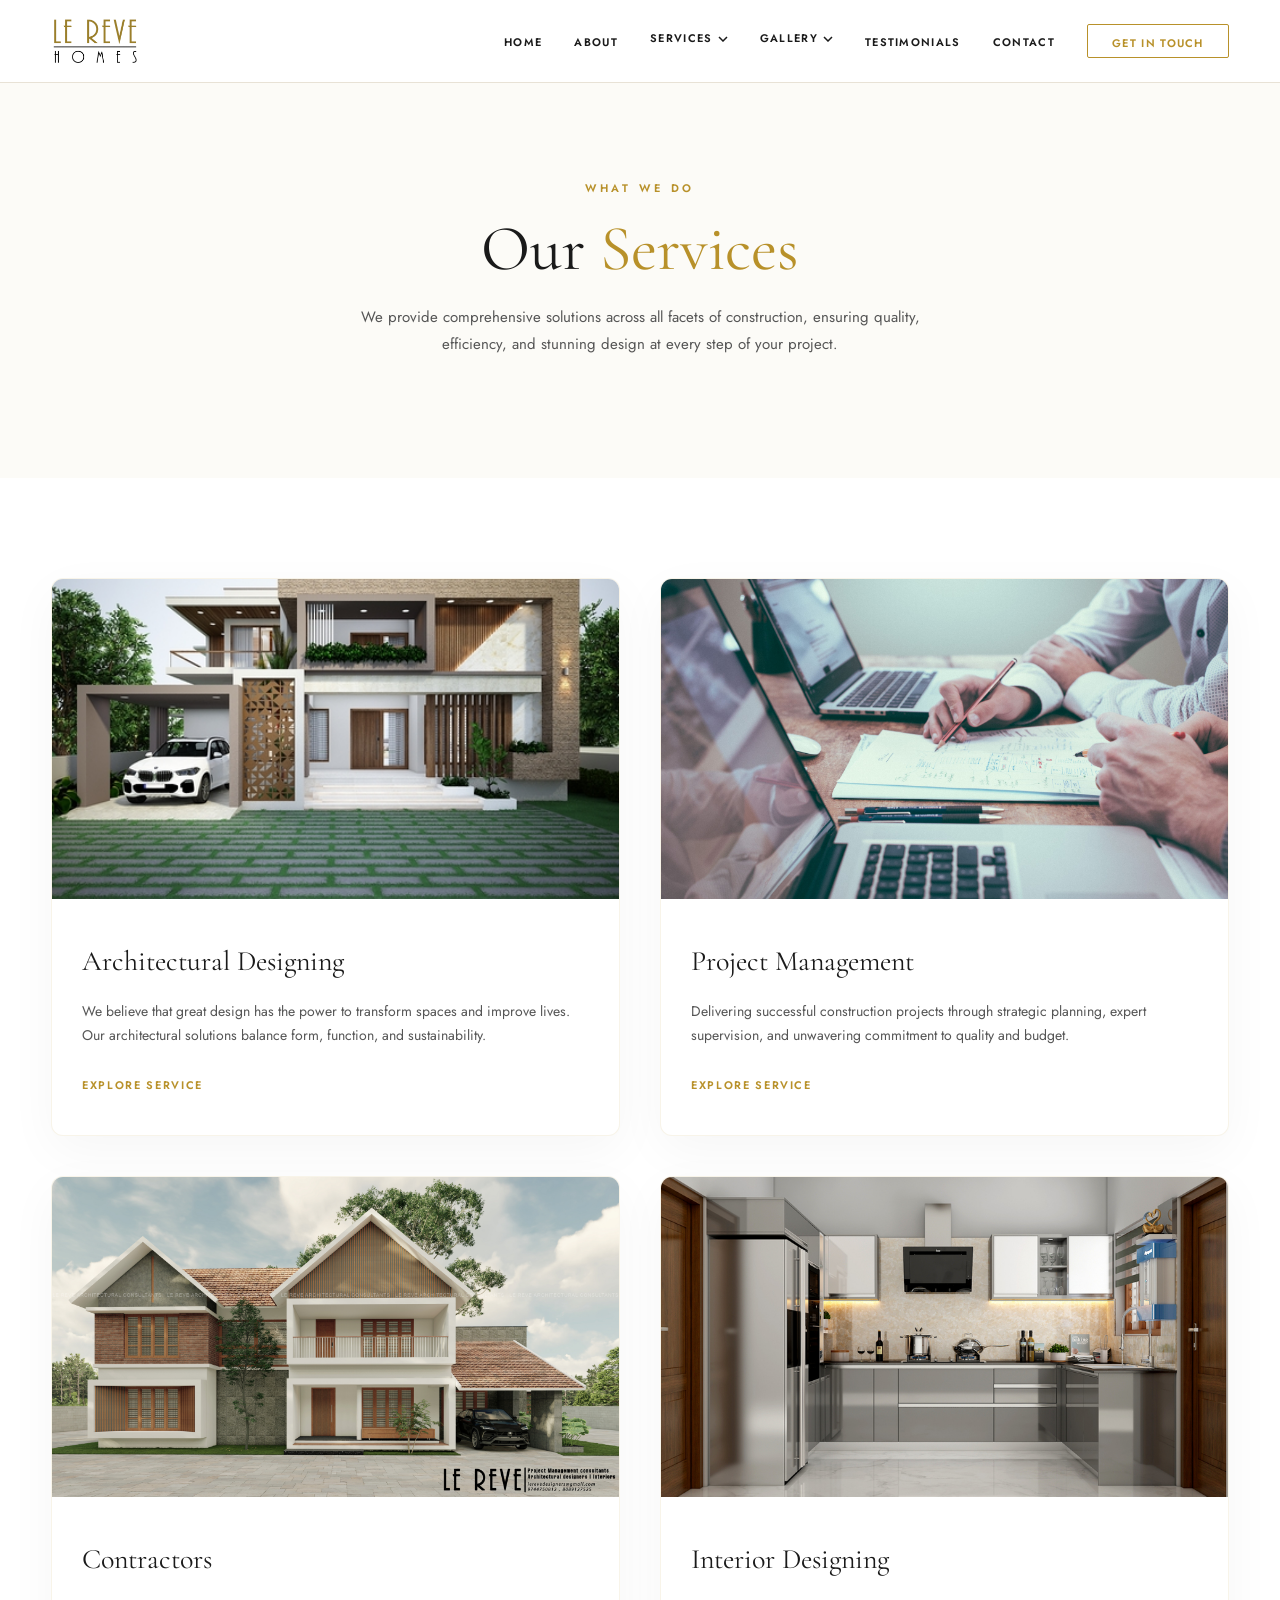
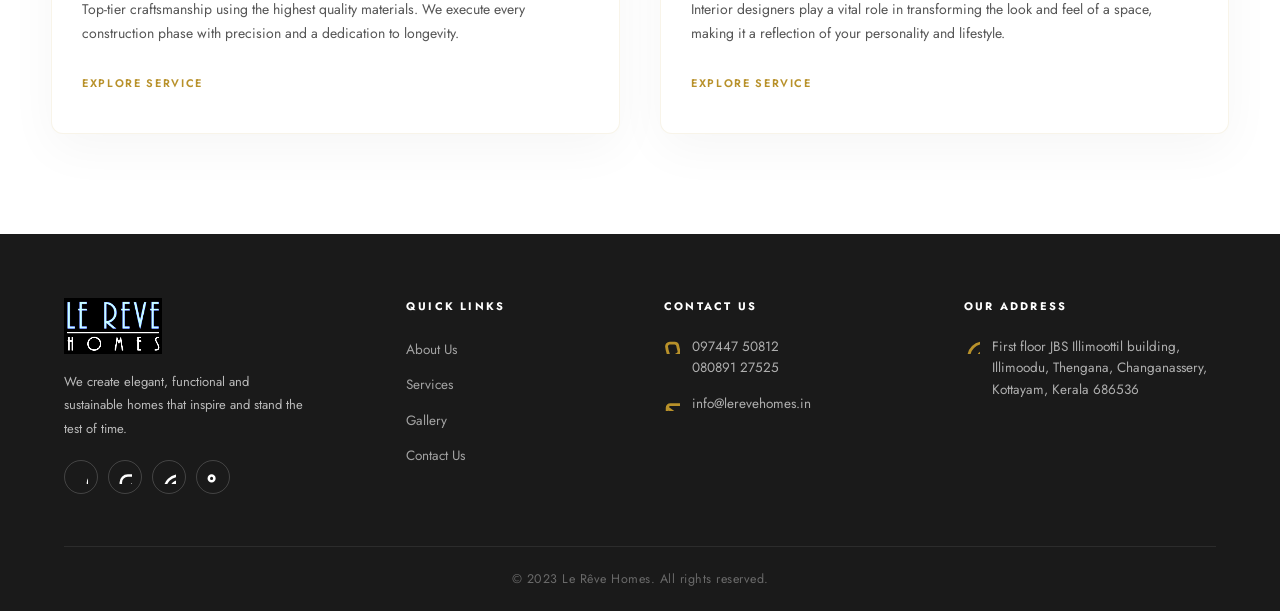
<file: Services.html>
<!DOCTYPE html>
<html lang="en">
<head>
  <meta charset="UTF-8" />
  <meta http-equiv="X-UA-Compatible" content="IE=edge" />
  <meta name="viewport" content="width=device-width, initial-scale=1.0" />
  <title>Services | Le Rêve Homes</title>
  <link rel="shortcut icon" href="img/favicon.png" />

  <!-- Google Fonts -->
  <link rel="preconnect" href="https://fonts.googleapis.com" />
  <link rel="preconnect" href="https://fonts.gstatic.com" crossorigin />
  <link href="https://fonts.googleapis.com/css2?family=Cormorant+Garamond:ital,wght@0,300;0,400;0,500;0,600;1,400;1,500&family=Jost:wght@300;400;500;600&display=swap" rel="stylesheet" />

  <style>
    /* RESET & BASE */
    *, *::before, *::after { box-sizing: border-box; margin: 0; padding: 0; }
    :root {
      --gold:       #b8912a;
      --gold-light: #d4ac50;
      --gold-pale:  #f5edd8;
      --ink:        #1a1a1a;
      --ink-soft:   #555;
      --paper:      #ffffff;
      --bg-light:   #fcfbf7; 
      --line:       #e8e2d6;
      --ff-display: 'Cormorant Garamond', Georgia, serif;
      --ff-body:    'Jost', sans-serif;
      --transition: 0.4s cubic-bezier(0.25,0.46,0.45,0.94);
    }
    html { scroll-behavior: smooth; }
    body { font-family: var(--ff-body); color: var(--ink); background: var(--paper); line-height: 1.6; overflow-x: hidden; }
    img { display: block; max-width: 100%; }
    a { text-decoration: none; color: inherit; }
    ul { list-style: none; }

    /* UTILITY */
    .container { width: 100%; max-width: 1200px; margin: 0 auto; padding: 0 24px; }
    .eyebrow { font-family: var(--ff-body); font-size: 11px; font-weight: 600; letter-spacing: 0.35em; text-transform: uppercase; color: var(--gold); }
    
    /* SCROLL PROGRESS */
    #scroll-progress { position: fixed; top: 0; left: 0; height: 2px; width: 0%; background: var(--gold); z-index: 9999; transition: width 0.1s; }

    /* NAVBAR */
    #navbar { position: fixed; left: 0; top: 0; width: 100%; z-index: 1000; background: rgba(255, 255, 255, 0.98); box-shadow: 0 1px 0 var(--line); backdrop-filter: blur(10px); transition: background var(--transition), box-shadow var(--transition); }
    .nav-inner { display: flex; align-items: center; justify-content: space-between; max-width: 100%; margin: 0; padding: 16px 4%; }
    .nav-logo img { height: 50px; width: auto; object-fit: contain; }
    .nav-links { display: flex; align-items: center; gap: 32px; }
    .nav-links a { font-size: 11px; font-weight: 600; letter-spacing: 0.12em; text-transform: uppercase; color: var(--ink); position: relative; padding-bottom: 4px; transition: color var(--transition); }
    .nav-links a::after { content: ''; position: absolute; bottom: 0; left: 0; width: 0; height: 1px; background: var(--gold); transition: width var(--transition); }
    .nav-links a:hover::after, .nav-links a.active::after { width: 100%; }
    .nav-links a:hover, .nav-links a.active { color: var(--gold); }
    
    .nav-dropdown { position: relative; }
    .nav-dropdown > a { display: flex; align-items: center; gap: 5px; }
    .nav-dropdown > a svg { width: 10px; height: 6px; }
    .dropdown-menu { position: absolute; top: calc(100% + 12px); left: 50%; transform: translateX(-50%); background: var(--paper); border: 1px solid var(--line); border-radius: 4px; min-width: 220px; padding: 8px 0; opacity: 0; visibility: hidden; transition: opacity var(--transition), transform var(--transition); transform: translateX(-50%) translateY(-8px); box-shadow: 0 20px 60px rgba(0,0,0,0.08); }
    .nav-dropdown:hover .dropdown-menu { opacity: 1; visibility: visible; transform: translateX(-50%) translateY(0); }
    .dropdown-menu::before { content: ''; position: absolute; top: -20px; left: 0; width: 100%; height: 20px; background: transparent; }
    .dropdown-menu a { display: block; padding: 12px 20px; font-size: 11px; color: var(--ink) !important; letter-spacing: 0.1em; transition: color var(--transition); }
    .dropdown-menu a:hover { color: var(--gold) !important; background: var(--bg-light); }
    .dropdown-menu a::after { display: none; }
    .nav-cta { display: inline-flex; align-items: center; gap: 8px; border: 1px solid var(--gold); color: var(--gold) !important; padding: 10px 24px; border-radius: 2px; font-size: 11px !important; font-weight: 600 !important; letter-spacing: 0.12em !important; transition: background var(--transition), color var(--transition) !important; }
    .nav-cta::after { display: none !important; }
    .nav-cta:hover { background: var(--gold); color: #fff !important; }
    
    .nav-toggle { display: none; flex-direction: column; gap: 5px; cursor: pointer; padding: 4px; }
    .nav-toggle span { display: block; width: 24px; height: 1.5px; background: var(--ink); transition: background var(--transition); }
    .mobile-menu { display: none; position: fixed; inset: 0; background: var(--paper); z-index: 999; flex-direction: column; padding: 100px 32px 40px; }
    .mobile-menu.open { display: flex; }
    .mobile-menu a { display: block; padding: 14px 0; font-size: 22px; font-family: var(--ff-display); border-bottom: 1px solid var(--line); color: var(--ink); }
    .mobile-menu a:hover { color: var(--gold); }
    .mobile-close { position: absolute; top: 24px; right: 24px; background: none; border: none; cursor: pointer; font-size: 28px; color: var(--ink); }

    @media (max-width: 950px) {
      .nav-links { display: none; }
      .nav-toggle { display: flex; }
      .nav-inner { padding: 16px 24px; }
    }

    .mobile-dropdown { display: flex; flex-direction: column; border-bottom: 1px solid var(--line); }
    .mobile-dropdown-toggle { 
      display: flex; align-items: center; justify-content: space-between; 
      padding: 14px 0; font-size: 22px; font-family: var(--ff-display);
      color: var(--ink); cursor: pointer;
    }
    .mobile-dropdown-toggle svg { width: 10px; height: 6px; stroke: currentColor; fill: none; stroke-width: 1.5; transition: transform var(--transition); }
    .mobile-dropdown.open .mobile-dropdown-toggle svg { transform: rotate(180deg); color: var(--gold); }
    .mobile-dropdown-menu {
      display: none; flex-direction: column; padding-left: 20px; padding-bottom: 10px;
    }
    .mobile-dropdown.open .mobile-dropdown-menu { display: flex; }
    .mobile-dropdown-menu a { border-bottom: none; font-size: 16px; padding: 10px 0; font-family: var(--ff-body); }

    /* SERVICES HERO */
    .services-hero {
      padding: 180px 4% 120px;
      text-align: center;
      background: var(--bg-light);
      position: relative;
    }
    .services-hero h1 {
      font-family: var(--ff-display);
      font-size: clamp(3rem, 5vw, 5rem);
      font-weight: 400;
      color: var(--ink);
      line-height: 1.1;
      margin-top: 16px;
    }
    .services-hero h1 span {
      color: var(--gold);
    }
    .services-hero p {
      max-width: 600px;
      margin: 20px auto 0;
      font-size: 15px;
      color: var(--ink-soft);
      line-height: 1.8;
    }

    /* SERVICES GRID */
    .services-grid-section {
      padding: 100px 4%;
      background: var(--paper);
    }
    .services-grid {
      display: grid;
      grid-template-columns: repeat(2, 1fr);
      gap: 40px;
      max-width: 1200px;
      margin: 0 auto;
    }
    
    .service-card {
      background: var(--paper);
      border-radius: 12px;
      overflow: hidden;
      box-shadow: 0 15px 50px rgba(0,0,0,0.04);
      border: 1px solid rgba(184,145,42,0.1);
      transition: transform var(--transition), box-shadow var(--transition);
      display: flex;
      flex-direction: column;
    }
    .service-card:hover {
      transform: translateY(-8px);
      box-shadow: 0 25px 60px rgba(0,0,0,0.08);
    }
    .service-img-wrap {
      width: 100%;
      height: 320px;
      position: relative;
      overflow: hidden;
    }
    .service-img-wrap img {
      width: 100%;
      height: 100%;
      object-fit: cover;
      transition: transform 0.8s ease;
    }
    .service-card:hover .service-img-wrap img {
      transform: scale(1.05);
    }
    .service-content {
      padding: 40px 30px;
      display: flex;
      flex-direction: column;
      flex: 1;
    }
    .service-content h3 {
      font-family: var(--ff-display);
      font-size: 28px;
      font-weight: 400;
      margin-bottom: 16px;
      color: var(--ink);
    }
    .service-content p {
      font-size: 14px;
      color: var(--ink-soft);
      line-height: 1.7;
      margin-bottom: 30px;
      flex: 1;
    }
    .service-link {
      display: inline-flex;
      align-items: center;
      gap: 12px;
      font-size: 11px;
      font-weight: 600;
      letter-spacing: 0.15em;
      text-transform: uppercase;
      color: var(--gold);
      position: relative;
      align-self: flex-start;
    }
    .service-link svg {
      width: 16px;
      height: 16px;
      stroke: currentColor;
      fill: none;
      stroke-width: 2;
      transition: transform var(--transition);
    }
    .service-link:hover svg {
      transform: translateX(4px);
    }

    /* FOOTER */
    #footer { background: var(--ink); color: rgba(255,255,255,0.7); }
    .footer-top {
      display: grid; grid-template-columns: 1.4fr 1fr 1.2fr 1.2fr;
      gap: 48px; padding: 64px 0 52px;
      border-bottom: 1px solid rgba(255,255,255,0.08);
    }
    .footer-brand img { height: 56px; width: auto; object-fit: contain; margin-bottom: 16px; filter: invert(1) brightness(2); }
    .footer-brand p { font-size: 13px; line-height: 1.8; max-width: 240px; }
    .footer-social { display: flex; gap: 10px; margin-top: 20px; }
    .footer-social a {
      width: 34px; height: 34px; border-radius: 50%; border: 1px solid rgba(255,255,255,0.18);
      display: grid; place-items: center; transition: border-color var(--transition), background var(--transition);
    }
    .footer-social a:hover { border-color: var(--gold); background: var(--gold); }
    .footer-social a svg { width: 14px; height: 14px; stroke: #fff; fill: none; stroke-width: 1.8; }
    .footer-col h5 {
      font-family: var(--ff-body); font-size: 11px; font-weight: 700;
      letter-spacing: 0.2em; text-transform: uppercase; color: #fff; margin-bottom: 20px;
    }
    .footer-col ul { display: flex; flex-direction: column; gap: 10px; }
    .footer-col ul a {
      font-size: 13.5px; color: rgba(255,255,255,0.6); transition: color var(--transition);
    }
    .footer-col ul a:hover { color: var(--gold); }
    .footer-contact-item {
      display: flex; align-items: flex-start; gap: 12px; margin-bottom: 14px;
    }
    .footer-contact-item svg { width: 16px; height: 16px; stroke: var(--gold); fill: none; stroke-width: 1.8; flex-shrink: 0; margin-top: 2px; }
    .footer-contact-item span { font-size: 13.5px; color: rgba(255,255,255,0.65); line-height: 1.6; }
    .footer-contact-item a { color: rgba(255,255,255,0.65); transition: color var(--transition); }
    .footer-contact-item a:hover { color: var(--gold); }
    .footer-bottom {
      display: flex; align-items: center; justify-content: center;
      padding: 22px 0; font-size: 12.5px; color: rgba(255,255,255,0.35);
      letter-spacing: 0.04em;
    }

    @media (max-width: 860px) {
      .footer-top { grid-template-columns: 1fr 1fr; gap: 36px; padding: 50px 0 40px; }
    }
    @media (max-width: 768px) {
      .services-grid { grid-template-columns: 1fr; }
      .services-hero { padding: 140px 4% 80px; }
    }
    @media (max-width: 560px) {
      #footer .footer-top { grid-template-columns: 1fr 1fr; gap: 30px; }
      #footer .footer-brand { grid-column: span 2; }
      #footer .footer-col:last-child { grid-column: span 2; }
    }
  
    /* ============================================================
       MOBILE MENU (matches homepage exactly)
    ============================================================ */
    .nav-toggle { display: none; flex-direction: column; gap: 5px; cursor: pointer; padding: 4px; }
    .nav-toggle span { display: block; width: 24px; height: 1.5px; background: var(--ink); transition: background 0.4s; }
    .mobile-menu {
      display: none; position: fixed; inset: 0; background: #fff; z-index: 999;
      flex-direction: column; padding: 100px 32px 40px;
    }
    .mobile-menu.open { display: flex; }
    .mobile-menu > a {
      display: block; padding: 14px 0; font-size: 22px; font-family: 'Cormorant Garamond', Georgia, serif;
      border-bottom: 1px solid #e8e2d6; color: #1a1a1a;
    }
    .mobile-menu > a:hover { color: #b8912a; }
    .mobile-close {
      position: absolute; top: 24px; right: 24px;
      background: none; border: none; cursor: pointer; font-size: 28px; color: #1a1a1a;
    }
    .mobile-dropdown { display: flex; flex-direction: column; border-bottom: 1px solid #e8e2d6; }
    .mobile-dropdown-toggle { 
      display: flex; align-items: center; justify-content: space-between; 
      padding: 14px 0; font-size: 22px; font-family: 'Cormorant Garamond', Georgia, serif;
      color: #1a1a1a; cursor: pointer;
    }
    .mobile-dropdown-toggle svg { width: 14px; height: 8px; stroke: currentColor; fill: none; stroke-width: 1.5; transition: transform 0.4s; }
    .mobile-dropdown.open .mobile-dropdown-toggle svg { transform: rotate(180deg); color: #b8912a; }
    .mobile-dropdown-menu {
      display: none; flex-direction: column; padding-left: 20px; padding-bottom: 10px;
    }
    .mobile-dropdown.open .mobile-dropdown-menu { display: flex; }
    .mobile-dropdown-menu a { border-bottom: none; font-size: 16px; padding: 10px 0; font-family: 'Jost', sans-serif; color: #1a1a1a; }
    .mobile-dropdown-menu a:hover { color: #b8912a; }
    @media (max-width: 950px) {
      .nav-links { display: none !important; }
      .nav-toggle { display: flex !important; }
    }

  </style>
</head>
<body>

  <!-- SCROLL PROGRESS -->
  <div id="scroll-progress"></div>

  <!-- NAVBAR -->
  <nav id="navbar" class="scrolled">
    <div class="nav-inner">
      <a href="index.html" class="nav-logo">
        <img src="le reve.jpg" alt="Le Rêve Homes Logo" />
      </a>
      <ul class="nav-links">
        <li><a href="index.html">Home</a></li>
        <li><a href="about.html">About</a></li>
        <li class="nav-dropdown">
          <a href="Services.html">
            Services
            <svg viewBox="0 0 10 6" fill="none" stroke="currentColor" stroke-width="1.5"><path d="M1 1l4 4 4-4"/></svg>
          </a>
          <ul class="dropdown-menu">
            <li><a href="architectural_designing.html">Architectural Designing</a></li>
            <li><a href="Project Management.html">Project Management</a></li>
            <li><a href="Interior Designing.html">Interior Designers</a></li>
            <li><a href="Contractors.html">Contractors</a></li>
          </ul>
        </li>
        <li class="nav-dropdown">
          <a href="gallery.html">
            Gallery
            <svg viewBox="0 0 10 6" fill="none" stroke="currentColor" stroke-width="1.5"><path d="M1 1l4 4 4-4"/></svg>
          </a>
          <ul class="dropdown-menu">
            <li><a href="int-gallery.html">Interior Gallery</a></li>
            <li><a href="ext-gallery.html">Exterior Gallery</a></li>
          </ul>
        </li>
        <li><a href="testimonials.html">Testimonials</a></li>
        <li><a href="contact.html">Contact</a></li>
        <li>
          <a href="contact.html" class="nav-cta">
            Get In Touch
          </a>
        </li>
      </ul>
      <button class="nav-toggle" id="navToggle" aria-label="Open menu">
        <span></span><span></span><span></span>
      </button>
    </div>
  </nav>

    <!-- MOBILE MENU -->
  <div class="mobile-menu" id="mobileMenu">
    <button class="mobile-close" id="mobileClose">✕</button>
    <a href="index.html">Home</a>
    <a href="about.html">About</a>
    
    <div class="mobile-dropdown">
      <div class="mobile-dropdown-toggle">Services <svg viewBox="0 0 10 6"><path d="M1 1l4 4 4-4"/></svg></div>
      <div class="mobile-dropdown-menu">
        <a href="architectural_designing.html">Architectural Designing</a>
        <a href="Project Management.html">Project Management</a>
        <a href="Interior Designing.html">Interior Designers</a>
        <a href="Contractors.html">Contractors</a>
      </div>
    </div>

    <div class="mobile-dropdown">
      <div class="mobile-dropdown-toggle">Gallery <svg viewBox="0 0 10 6"><path d="M1 1l4 4 4-4"/></svg></div>
      <div class="mobile-dropdown-menu">
        <a href="int-gallery.html">Interior Gallery</a>
        <a href="ext-gallery.html">Exterior Gallery</a>
      </div>
    </div>

    <a href="testimonials.html">Testimonials</a>
    <a href="contact.html">Contact</a>
    <a href="contact.html" style="color:var(--gold);margin-top:8px;">Get In Touch →</a>
  </div>

  <!-- HERO -->
  <section class="services-hero">
    <div class="container">
      <div class="eyebrow">What We Do</div>
      <h1>Our <span>Services</span></h1>
      <p>We provide comprehensive solutions across all facets of construction, ensuring quality, efficiency, and stunning design at every step of your project.</p>
    </div>
  </section>

  <!-- SERVICES GRID -->
  <section class="services-grid-section">
    <div class="services-grid">
      <!-- 01 -->
      <div class="service-card">
        <div class="service-img-wrap">
          <img src="img/ext/1.jpg" alt="Architectural Designing" />
        </div>
        <div class="service-content">
          <h3>Architectural Designing</h3>
          <p>We believe that great design has the power to transform spaces and improve lives. Our architectural solutions balance form, function, and sustainability.</p>
          <a href="architectural_designing.html" class="service-link">
            Explore Service
            <svg viewBox="0 0 10 6"><path d="M5 12h14M12 5l7 7-7 7"/></svg>
          </a>
        </div>
      </div>
      <!-- 02 -->
      <div class="service-card">
        <div class="service-img-wrap">
          <img src="img/imagess/scott-graham-5fNmWej4tAA-unsplash.jpg" alt="Project Management Consultancy" />
        </div>
        <div class="service-content">
          <h3>Project Management</h3>
          <p>Delivering successful construction projects through strategic planning, expert supervision, and unwavering commitment to quality and budget.</p>
          <a href="Project Management.html" class="service-link">
            Explore Service
            <svg viewBox="0 0 10 6"><path d="M5 12h14M12 5l7 7-7 7"/></svg>
          </a>
        </div>
      </div>
      <!-- 03 -->
      <div class="service-card">
        <div class="service-img-wrap">
          <img src="img/imagess/1 (3).jpg" alt="Contractors" />
        </div>
        <div class="service-content">
          <h3>Contractors</h3>
          <p>Top-tier craftsmanship using the highest quality materials. We execute every construction phase with precision and a dedication to longevity.</p>
          <a href="Contractors.html" class="service-link">
            Explore Service
            <svg viewBox="0 0 10 6"><path d="M5 12h14M12 5l7 7-7 7"/></svg>
          </a>
        </div>
      </div>
      <!-- 04 -->
      <div class="service-card">
        <div class="service-img-wrap">
          <img src="img/imagess/kitchen 1.jpg" alt="Interior Designing" />
        </div>
        <div class="service-content">
          <h3>Interior Designing</h3>
          <p>Interior designers play a vital role in transforming the look and feel of a space, making it a reflection of your personality and lifestyle.</p>
          <a href="Interior Designing.html" class="service-link">
            Explore Service
            <svg viewBox="0 0 10 6"><path d="M5 12h14M12 5l7 7-7 7"/></svg>
          </a>
        </div>
      </div>
    </div>
  </section>

  <!-- FOOTER -->
  <footer id="footer">
    <div class="container">
      <div class="footer-top">
        <div class="footer-brand">
          <img src="le reve.jpg" alt="Le Rêve Homes" />
          <p>We create elegant, functional and sustainable homes that inspire and stand the test of time.</p>
          <div class="footer-social">
            <a href="#" aria-label="Facebook"><svg viewBox="0 0 10 6"><path d="M18 2h-3a5 5 0 0 0-5 5v3H7v4h3v8h4v-8h3l1-4h-4V7a1 1 0 0 1 1-1h3z"/></svg></a>
            <a href="#" aria-label="Instagram"><svg viewBox="0 0 10 6"><rect x="2" y="2" width="20" height="20" rx="5" ry="5"/><path d="M16 11.37A4 4 0 1 1 12.63 8 4 4 0 0 1 16 11.37z"/><line x1="17.5" y1="6.5" x2="17.51" y2="6.5"/></svg></a>
            <a href="#" aria-label="Pinterest"><svg viewBox="0 0 10 6"><path d="M12 2C6.48 2 2 6.48 2 12c0 4.24 2.65 7.86 6.39 9.29-.09-.78-.17-1.98.04-2.83.19-.77 1.28-5.43 1.28-5.43s-.33-.65-.33-1.62c0-1.52.88-2.66 1.98-2.66.93 0 1.39.7 1.39 1.54 0 .94-.6 2.34-.91 3.64-.26 1.09.54 1.97 1.6 1.97 1.92 0 3.22-2.47 3.22-5.4 0-2.23-1.51-3.9-4.01-3.9-2.93 0-4.76 2.19-4.76 4.64 0 .84.24 1.43.62 1.89.07.08.08.16.06.25l-.23.9c-.04.14-.13.17-.3.1-1.11-.46-1.61-1.69-1.61-3.08C6.83 8.18 9.28 6 12.72 6c2.75 0 4.6 2.01 4.6 4.18 0 3.22-1.8 5.64-4.44 5.64-.89 0-1.73-.48-2.02-1.02l-.55 2.11c-.2.77-.74 1.73-1.1 2.32.83.26 1.71.4 2.62.4 5.52 0 10-4.48 10-10S17.52 2 12 2z"/></svg></a>
            <a href="#" aria-label="LinkedIn"><svg viewBox="0 0 10 6"><path d="M16 8a6 6 0 0 1 6 6v7h-4v-7a2 2 0 0 0-2-2 2 2 0 0 0-2 2v7h-4v-7a6 6 0 0 1 6-6z"/><rect x="2" y="9" width="4" height="12"/><circle cx="4" cy="4" r="2"/></svg></a>
          </div>
        </div>
        <div class="footer-col">
          <h5>Quick Links</h5>
          <ul>
            <li><a href="about.html">About Us</a></li>
            <li><a href="Services.html">Services</a></li>
            <li><a href="gallery.html">Gallery</a></li>
            <li><a href="contact.html">Contact Us</a></li>
          </ul>
        </div>
        <div class="footer-col">
          <h5>Contact Us</h5>
          <div class="footer-contact-item">
            <svg viewBox="0 0 10 6"><path d="M22 16.92v3a2 2 0 0 1-2.18 2 19.79 19.79 0 0 1-8.63-3.07A19.5 19.5 0 0 1 4.69 12 19.79 19.79 0 0 1 1.61 3.4 2 2 0 0 1 3.6 1.22h3a2 2 0 0 1 2 1.72c.127.96.361 1.903.7 2.81a2 2 0 0 1-.45 2.11L7.91 8.4a16 16 0 0 0 5.72 5.72l.95-.95a2 2 0 0 1 2.11-.45c.907.339 1.85.573 2.81.7A2 2 0 0 1 21.22 16z"/></svg>
            <span><a href="tel:+919744750812">097447 50812</a><br /><a href="tel:+918089127525">080891 27525</a></span>
          </div>
          <div class="footer-contact-item">
            <svg viewBox="0 0 10 6"><path d="M4 4h16c1.1 0 2 .9 2 2v12c0 1.1-.9 2-2 2H4c-1.1 0-2-.9-2-2V6c0-1.1.9-2 2-2z"/><polyline points="22,6 12,13 2,6"/></svg>
            <span><a href="mailto:info@lerevehomes.in">info@lerevehomes.in</a></span>
          </div>
        </div>
        <div class="footer-col">
          <h5>Our Address</h5>
          <div class="footer-contact-item">
            <svg viewBox="0 0 10 6"><path d="M21 10c0 7-9 13-9 13s-9-6-9-13a9 9 0 0 1 18 0z"/><circle cx="12" cy="10" r="3"/></svg>
            <span>First floor JBS Illimoottil building, Illimoodu, Thengana, Changanassery, Kottayam, Kerala 686536</span>
          </div>
        </div>
      </div>
      <div class="footer-bottom">
        <p>© 2023 Le Rêve Homes. All rights reserved.</p>
      </div>
    </div>
  </footer>

  <script>
    /* ---- Scroll Progress ---- */
    window.addEventListener('scroll', () => {
      let scrollTop = window.scrollY;
      let docHeight = document.body.offsetHeight;
      let winHeight = window.innerHeight;
      let scrollPercent = scrollTop / (docHeight - winHeight);
      document.getElementById('scroll-progress').style.width = scrollPercent * 100 + '%';
    });

    /* ---- Mobile menu ---- */
    document.getElementById('navToggle').addEventListener('click', () =>
      document.getElementById('mobileMenu').classList.add('open'));
    document.getElementById('mobileClose').addEventListener('click', () =>
      document.getElementById('mobileMenu').classList.remove('open'));
    document.querySelectorAll('.mobile-dropdown-toggle').forEach(toggle => {
      toggle.addEventListener('click', () => {
        toggle.parentElement.classList.toggle('open');
      });
    });
  </script>
</body>
</html>
</file>
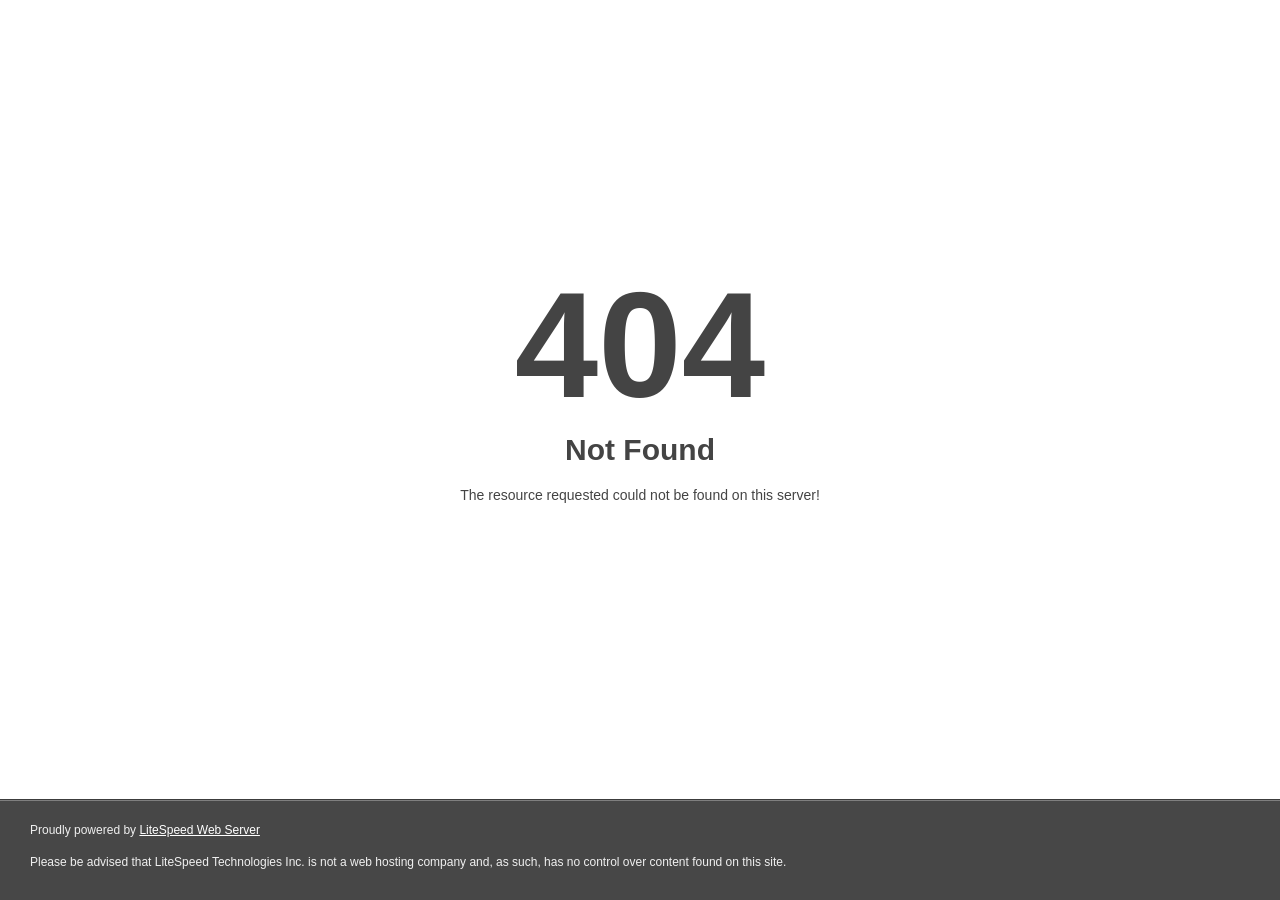
<file: img/video.html>
<!DOCTYPE html>
<html style="height:100%">
<head>
<meta name="viewport" content="width=device-width, initial-scale=1, shrink-to-fit=no" />
<title> 404 Not Found
</title></head>
<body style="color: #444; margin:0;font: normal 14px/20px Arial, Helvetica, sans-serif; height:100%; background-color: #fff;">
<div style="height:auto; min-height:100%; ">     <div style="text-align: center; width:800px; margin-left: -400px; position:absolute; top: 30%; left:50%;">
        <h1 style="margin:0; font-size:150px; line-height:150px; font-weight:bold;">404</h1>
<h2 style="margin-top:20px;font-size: 30px;">Not Found
</h2>
<p>The resource requested could not be found on this server!</p>
</div></div><div style="color:#f0f0f0; font-size:12px;margin:auto;padding:0px 30px 0px 30px;position:relative;clear:both;height:100px;margin-top:-101px;background-color:#474747;border-top: 1px solid rgba(0,0,0,0.15);box-shadow: 0 1px 0 rgba(255, 255, 255, 0.3) inset;">
<br>Proudly powered by  <a style="color:#fff;" href="http://www.litespeedtech.com/error-page">LiteSpeed Web Server</a><p>Please be advised that LiteSpeed Technologies Inc. is not a web hosting company and, as such, has no control over content found on this site.</p></div></body></html>
</file>
<file: css/style.css>
/* -----------------------------------------------------------------------------------

 01. Google fonts
 02. Basics style
 03. Helper style - [NEW] 
 04. Selection style 
 05. Owl-Theme custom style
 06. Section style
 07. Navbar style
 08. Header style
 09. Slider style
 10. Slider Left Panel style
 11. Page Banner Header style
 12. Content Lines style
 13. Video Background - [NEW] 
 14. About style 
 15. Team style
 16. Team Details style
 17. Careers style - [NEW] 
 18. Services style
 19. Services2 style - [NEW]
 20. Services3 style - [NEW]
 21. Services4 style - [NEW]
 22. Projects style
 23. Projects2 (masonry) style
 24. Projects3 style
 25. Projects4 style
 26. Project Gallery style
 27. Project Page style - [NEW] 
 28. Clients style
 29. Gallery style
 30. Promo Video and Testimonials style
 31. Blog 1 style
 32. Blog 2 style
 33. Blog 3 style
 34. Blog 4 style - [NEW] 
 35. Post style
 36. Contact style
 37. Buttons style
 38. Footer style
 39. Corner style
 40. Preloader style
 41. toTop Button style
 42. Accordion Box (for Faqs) style
 43. Pricing plan style
 44. Error Page - 404 style
 45. Process style
 46. Process 2 style - [NEW] 
 47. Comming soon style
 48. Overlay Effect Bg image style - [NEW]
 50. Responsive (Media Query)
 
----------------------------------------------------------------------------------- */


/* ======= Google fonts (Oswald & Didact Gothic) ======= */
@import url('https://fonts.googleapis.com/css2?family=Didact+Gothic&amp;family=Oswald:wght@200;300;400;500;600;700&amp;display=swap');


/* ======= Basic style ======= */
html,
body {
    -moz-osx-font-smoothing: grayscale;
    -webkit-font-smoothing: antialiased;
    -moz-font-smoothing: antialiased;
    font-smoothing: antialiased;
}
* {
    margin: 0;
    padding: 0;
    -webkit-box-sizing: border-box;
    box-sizing: border-box;
    outline: none;
    list-style: none;
    word-wrap: break-word;
}
body {
    font-family: 'Didact Gothic', sans-serif;
    font-size: 16px;
    font-weight: 400;
    line-height: 1.75em;
    color: #000000;
    overflow-x: hidden !important;
    background: #fff;
}
p {
    font-family: 'Didact Gothic', sans-serif;
    font-size: 16px;
    font-weight: 400;
    line-height: 1.75em;
    color: #000000;
    margin-bottom: 20px;
    text-align: justify;
}
h1,
h2,
h3,
h4,
h5,
h6 {
    font-family: 'Oswald', sans-serif;
    font-weight: 400;
    line-height: 1.25em;
    margin: 0 0 20px 0;
}
img {
    width: 100%;
    height: auto;
}
img {
    -webkit-transition: all 0.5s;
    -o-transition: all 0.5s;
    transition: all 0.5s;
    color: #323232;
}
span,
a,
a:hover {
    display: inline-block;
    text-decoration: none;
    color: inherit;
}
b {
    font-weight: 400;
    color: #9c7c2c;
}
/* text field */
button,
input,
optgroup,
select,
textarea {
    font-family: 'Oswald', sans-serif;
}
input[type="password"]:focus,
input[type="email"]:focus,
input[type="text"]:focus,
input[type="file"]:focus,
input[type="radio"]:focus,
input[type="checkbox"]:focus,
textarea:focus {
    outline: none;
}
input[type="password"],
input[type="email"],
input[type="text"],
input[type="file"],
textarea {
    max-width: 100%;
        margin-bottom: 10px;
    padding: 10px 0;
    height: auto;
    background-color: transparent;
    -webkit-box-shadow: none;
    box-shadow: none;
    border-width: 0 0 1px;
    border-style: solid;
    display: block;
    width: 100%;
    line-height: 1.5em;
    font-family: 'Didact Gothic', sans-serif;
    font-size: 16px;
    font-weight: 400;
    color: #777;
    background-image: none;
    border-bottom: 1px solid #f4f4f4;
    border-color: ease-in-out .15s, box-shadow ease-in-out .15s;
}
input:focus,
textarea:focus {
    border-bottom-width: 1px;
    border-color: #9c7c2c;
}
input[type="submit"],
input[type="reset"],
input[type="button"],
button {
    text-shadow: none;
    -webkit-box-shadow: none;
    box-shadow: none;
    line-height: 1.75em;
    -webkit-transition: background-color .15s ease-out;
    transition: background-color .15s ease-out;
    background: #9c7c2c;
    border: 1px solid transparent;
}
input[type="submit"]:hover,
input[type="reset"]:hover,
input[type="button"]:hover,
button:hover {
    background-color: #323232;
    color: #fff;
    border: 1px solid transparent;
}
select {
    padding: 10px;
    border-radius: 5px;
}
table,
th,
tr,
td {
    border: 1px solid #f4f4f4;
}
th,
tr,
td {
    padding: 10px;
}
input[type="radio"],
input[type="checkbox"] {
    display: inline;
}

/* submit and alert success  */
input[type="submit"] {
    font-weight: 300;
    font-family: 'Oswald', sans-serif;
    text-transform: uppercase;
    background: #9c7c2c;
    color: #fff;
    padding: 8px 24px;
    margin: 0;
    position: relative;
    font-size: 16px;
    letter-spacing: 3px;
}
.alert-success {
    background: transparent;
    color: #777;
    border: 1px solid #9c7c2c;
    border-radius: 0px;
}
/* Placeholder */
::-webkit-input-placeholder {
    color: #777;
    font-size: 15px;
    font-weight: 400;
}
:-moz-placeholder {
    color: #777;
}
::-moz-placeholder {
    color: #777;
    opacity: 1;
}
:-ms-input-placeholder {
    color: #777;
}



/* blockquote */
blockquote {
    padding: 45px;
    display: block;
    position: relative;
    background-color: #f4f4f4;
    overflow: hidden;
    margin: 35px 0;
    font-size: 16px;
    font-weight: 400;
    line-height: 1.75em;
    color: #777;
}
blockquote p {
    font-family: inherit;
    margin-bottom: 0 !important;
    color: inherit;
    max-width: 650px;
    width:100%;
    position:relative;
    z-index:3;
}
blockquote:before {
    content: '\e645';
    font-family: 'Themify';
    position: absolute;
    right: 40px;
    bottom: 40px;
    font-size: 110px;
    opacity: 0.07;
    line-height: 1;
    color: #272727;
}
blockquote p {
    margin-bottom: 0;
}
blockquote p a {
    color:inherit;
}
blockquote cite {
    display:inline-block;
    font-size: 16px;
    position:relative;
    padding-left: 60px;
    border-color:inherit;
    line-height:1;
    margin-top: 22px;
    font-style:normal;
    color: #9c7c2c;
    font-weight: 400;
}
blockquote cite:before {
    content: '';
    position: absolute;
    left: 0;
    bottom: 5px;
    width: 45px;
    height: 1px;
    border-top: 1px solid; 
    border-color:inherit;
    color: #9c7c2c;
}



.o-hidden {
    overflow: hidden;
}
.position-re {
    position: relative;
}
.full-width {
    width: 100%;
}
.bg-img {
    background-size: cover;
    background-repeat: no-repeat;
}
.bg-fixed {
    background-attachment: fixed;
}
.pattern {
    background-repeat: repeat;
    background-size: auto;
}
.bold {
    font-weight: 600;
}
.count {
    font-family: 'Oswald', sans-serif;
}
.valign {
    display: -webkit-box;
    display: -ms-flexbox;
    display: flex;
    -webkit-box-align: center;
    -ms-flex-align: center;
    align-items: center;
}
.v-middle {
    position: absolute;
    width: 100%;
    top: 50%;
    left: 0;
    -webkit-transform: translate(0%, -50%);
    transform: translate(0%, -50%);
}
.js .animate-box {
    opacity: 0;
}



/* ======= Helper style ======= */
.mt-0 {
  margin-top: 0 !important;
}
.mt-15 {
  margin-top: 15px !important;
}
.mt-20 {
  margin-top: 20px !important;
}
.mt-30 {
  margin-top: 30px !important;
}
.mt-60 {
  margin-top: 60px !important;
}
.mt-90 {
  margin-top: 90px !important;
}
.mb-0 {
  margin-bottom: 0 !important;
}
.mb-30 {
  margin-bottom: 30px !important;
}
.mb-60 {
  margin-bottom: 60px !important;
}
.mb-90 {
  margin-bottom: 90px !important;
}
.pb-0 {
  padding-bottom: 0 !important;
}
.no-padding {
  padding: 0 !important;
}



/* ======= Selection style ======= */
::-webkit-selection {
    color: #777;
    background: rgba(0, 0, 0, 0.1);
}
::-moz-selection {
    color: #777;
    background: rgba(0, 0, 0, 0.1);
}
::selection {
    color: #777;
    background: rgba(0, 0, 0, 0.1);
}


/* ======= Owl-Theme custom style ======= */
.owl-theme .owl-nav.disabled + .owl-dots {
    margin-top: 0px;
    line-height: .7;
    display: block;
}
.owl-theme .owl-dots .owl-dot span {
    width: 8px;
    height: 8px;
    margin: 0 3px;
    border-radius: 50%;
    background: transparent;
    border: 1px solid #999;
}
.owl-theme .owl-dots .owl-dot.active span,
.owl-theme .owl-dots .owl-dot:hover span {
    background: transparent;
    border: 1px solid #9c7c2c;
}


/* ======= Section style ======= */
.section-padding {
    padding: 90px 0;
}
.section-padding2 {
    padding: 0 0 90px 0;
}
.section-padding h6 {
    color: #9c7c2c;
    font-size: 20px;
    margin-bottom: 20px;
}
.section-title {
    font-size: 40px;
    font-family: 'Oswald', sans-serif;
    font-weight: 400;
    color: #272727;
    text-transform: uppercase;
    position: relative;
    letter-spacing: 10px;
    word-spacing: 5px;
    margin-bottom: 30px;
}
.section-title span {
    color: #9c7c2c;
}
.section-title2 {
    font-size: 35px;
    font-weight: 300;
    color: #9c7c2c;
    position: relative;
    line-height: 1.25em;
    margin-bottom: 30px;
    letter-spacing: 3px;
    text-transform: uppercase;
}


/* ======= Navbar style ======= */
.navbar {
    position: absolute;
    left: 0;
    top: 0;
    width: 100%;
    height: 15vh;
    background: transparent;
    z-index: 99;
    padding-right: 10%;
    padding-left: 0;
    padding-top: 0;
    padding-bottom: 0;
}
.navbar .icon-bar {
    color: #9c7c2c;
}
.navbar .navbar-nav .nav-link {
    font-family: 'Oswald', sans-serif;
    font-size: 15px;
    font-weight: 300;
    color: #fff;
    text-transform: uppercase;
    letter-spacing: 4px;
    margin: 5px 5px;
    -webkit-transition: all .4s;
    transition: all .4s;
}
.navbar .navbar-nav .nav-link.nav-color {
    color: #272727;
}
.navbar .navbar-nav .nav-link:hover {
    color: #9c7c2c;
}
.navbar .navbar-nav .active {
    color: #9c7c2c !important;
}
.nav-scroll {
    background: #fff;
    padding: 0 10% 0 0;
    position: fixed;
    top: -100px;
    left: 0;
    width: 100%;
    -webkit-transition: -webkit-transform .5s;
    transition: -webkit-transform .5s;
    transition: transform .5s;
    transition: transform .5s, -webkit-transform .5s;
    -webkit-transform: translateY(100px);
    transform: translateY(100px);
    -webkit-box-shadow: 0px 5px 15px rgba(0, 0, 0, 0.1);
    box-shadow: 0px 5px 15px rgba(0, 0, 0, 0.1);
}
.nav-scroll .icon-bar {
    color: #9c7c2c;
}
.nav-scroll .navbar-nav .nav-link {
    color: #272727;
}
.nav-scroll .navbar-nav .active {
    color: #9c7c2c !important;
}
.nav-scroll .navbar-nav .logo {
    padding: 15px 0;
    color: #777;
}
.nav-scroll .logo {
    width: 100px;
}
.nav-scroll .logo-img {
    margin-bottom: 0px;
}
.nav-scroll .logo-wrapper .logo h2 {
    font-family: 'Oswald', sans-serif;
    font-size: 40px;
    font-weight: 400;
    margin-bottom: 0px;
    display: block;
    width: 100%;
    position: relative;
    color: #9c7c2c;
    line-height: 1.25em;
    letter-spacing: 5px;
    display: none;
}
.nav-scroll .logo-wrapper .logo span {
    display: block;
    font-family: 'Oswald', sans-serif;
    font-size: 13px;
    color: #575757;
    font-weight: 400;
    letter-spacing: 3px;
    display: block;
    margin-top: 3px;
    line-height: 1.2em;
    text-transform: uppercase;
    margin-left: 5px;
    display: none !important;
}
.nav-scroll .logo-wrapper {
    padding-left: 15px;
    background: #fff;
    margin-bottom: 16px;
}
.logo-wrapper {
    float: left;
    background: #fff;
    padding-left: 30px;
    margin-top: -13px;
}
.logo-wrapper .logo h2 {
    font-family: 'Oswald', sans-serif;
    font-size: 45px;
    font-weight: 400;
    display: block;
    width: 100%;
    position: relative;
    color: #9c7c2c;
    letter-spacing: 9px;
    margin-bottom: 0;
}
.logo-wrapper .logo h2 a i {
    color: #777;
    font-size: 20px;
    vertical-align: super;
}
.logo-wrapper .logo span {
    display: block;
    font-family: 'Oswald', sans-serif;
    font-size: 12px;
    color: #777;
    font-weight: 400;
    letter-spacing: 4px;
    display: block;
    margin-top: 5px;
    line-height: 1.5em;
    text-transform: uppercase;
}
.logo {
    padding: 0;
    width: 15px;
    text-align: center;
}
.logo-img {
    width: 205px;
    margin-bottom: 5px;
}
.dropdown:hover .dropdown-menu,
.dropdown:hover .mega-menu {
    opacity: 1;
    visibility: visible;
    -webkit-transform: translateY(0);
    transform: translateY(0);
}
.dropdown .nav-link {
    cursor: pointer;
}
.dropdown .nav-link i {
    padding-left: 1px;
    font-size: 9px;
}
.dropdown-item {
    position: relative;
}
.dropdown-item:hover .sub-menu {
    opacity: 1;
    visibility: visible;
    -webkit-transform: translateY(0);
    transform: translateY(0);
}
.dropdown-item span {
    display: block;
    cursor: pointer;
}
.dropdown-menu,
.sub-menu {
    display: block;
    opacity: 0;
    visibility: hidden;
    -webkit-transform: translateY(20px);
    transform: translateY(20px);
    width: 200px;
    padding: 15px 10px;
    border-radius: 0;
    border: 0;
    background-color: #fff;
    -webkit-box-shadow: 0px 10px 20px rgba(0, 0, 0, 0.05);
    box-shadow: 0px 10px 20px rgba(0, 0, 0, 0.05);
    -webkit-transition: all .3s;
    transition: all .3s;
}
.dropdown-menu .dropdown-item,
.sub-menu .dropdown-item {
   padding: 5px 15px;
    font-family: 'Didact Gothic', sans-serif;
    font-size: 15px;
    font-weight: 300;
    color: #272727;
    position: relative;
    -webkit-transition: all .4s;
    transition: all .4s;
    border-bottom: 1px solid rgba(0, 0, 0, 0.025);
    background-color: transparent;
}
.dropdown-menu .dropdown-item:last-child,
.sub-menu .dropdown-item:last-child {
    border-bottom: none;
}
.dropdown-menu .dropdown-item:hover,
.sub-menu .dropdown-item:hover {
    background: transparent;
    padding-left: 20px;
    color: #9c7c2c;
}
.dropdown-menu .dropdown-item a,
.sub-menu .dropdown-item a {
    display: block;
}
.dropdown-menu .dropdown-item i,
.sub-menu .dropdown-item i {
    padding: 13px 0 0 5px;
    font-size: 8px;
    float: right;
}
.dropdown-menu .dropdown-item em,
.sub-menu .dropdown-item em {
    font-size: 8px;
    background-color: #272727;
    padding: 2px 4px;
    color: #fff;
    border-radius: 2px;
    position: absolute;
    right: 10px;
    top: 5px;
}
.dropdown-menu.last {
    left: -30%;
}
.sub-menu {
    position: absolute;
    left: 100%;
    top: -5px;
}
.sub-menu.left {
    left: -100%;
    margin-left: -20px;
}
.mega-menu {
    position: absolute;
    opacity: 0;
    visibility: hidden;
    -webkit-transform: translateY(20px);
    transform: translateY(20px);
    right: -150px;
    width: 800px;
    background-color: #fff;
    -webkit-box-shadow: 0px 10px 20px rgba(0, 0, 0, 0.05);
    box-shadow: 0px 10px 20px rgba(0, 0, 0, 0.05);
    -webkit-transition: all .3s;
    transition: all .3s;
}
.mega-menu .dropdown-title {
    display: block;
    color: #fff;
    font-size: 14px;
    font-weight: 300;
    letter-spacing: 5px;
    text-transform: uppercase;
    margin-bottom: 15px;
    padding: 0 15px 15px;
    border-bottom: 1px solid rgba(255, 255, 255, 0.03);
}
.mega-menu .dropdown-menu {
    position: static !important;
    float: left;
    -webkit-box-shadow: none;
    box-shadow: none;
    border-right: 1px solid rgba(255, 255, 255, 0.03);;
    border-bottom: 1px solid rgba(255, 255, 255, 0.03);
    -webkit-transition: all .3s;
    transition: all .3s;
}
@media screen and (max-width: 767px) {
    .navbar {
        padding-right: 0px;
        padding-right: 0px;
        background: #fff;
    }
    .nav-scroll {
        background: #fff;
    }
    .logo-wrapper {
        float: left;
        padding-top: 5px;
        margin-left: -50px;
    }
    .nav-scroll .logo-wrapper {
        padding: 0px;
        background-color: #fff;
        margin-left:-20px;
    }
}


/* ======= Header style ======= */
.header {
    min-height: 100vh;
    overflow: hidden;
}
.header .caption .o-hidden {
    display: inline-block;
}
.header .caption h2 {
    font-weight: 400;
    font-size: 30px;
}
.header .caption h4 {
    font-family: 'Oswald', sans-serif;
    font-size: 20px;
    font-weight: 400;
    text-transform: uppercase;
    letter-spacing: 5px;
    color: #fff;
    text-align: right;
    margin-bottom: 30px;
    -webkit-animation-delay: .2s;
    animation-delay: .2s;
}
.header .caption h1 {
    position: relative;
    margin-bottom: 20px;
    font-family: 'Oswald', sans-serif;
    font-size: 48px;
    text-transform: uppercase;
    line-height: 1.35em;
    -webkit-animation-delay: .4s;
    animation-delay: .4s;
    color: #fff;
    font-weight: 400;
    letter-spacing: 15px;
}
.header .caption p {
    font-size: 18px;
    line-height: 1.75em;
    margin-bottom: 0;
    color: #fff;
    -webkit-animation-delay: .6s;
    animation-delay: .6s;
    margin-right: 15px;
}
.header .caption p span {
    letter-spacing: 5px;
    text-transform: uppercase;
    margin: 0 5px;
    padding-right: 14px;
    position: relative;
}
.header .caption p span:last-child {
    padding: 0;
}
.header .caption p span:last-child:after {
    display: none;
}
.header .caption p span:after {
    content: '';
    width: 7px;
    height: 7px;
    border-radius: 50%;
    background: #272727;
    position: absolute;
    top: 10px;
    right: 0;
    opacity: .5;
}
.header .caption .butn-light {
    -webkit-animation-delay: .8s;
    animation-delay: .8s;
    margin-right: 15px;
}
.header .social a {
    color: #eee;
    font-size: 20px;
    margin: 10px 15px;
}



/* ======= Slider style ======= */
.slider .owl-item,
.slider-fade .owl-item {
    height: 100vh;
    position: relative;
}
.slider .item,
.slider-fade .item {
    position: absolute;
    top: 0;
    left: 0;
    height: 100%;
    width: 100%;
    background-size: cover;
    background-position: center;
}
.slider .item .caption,
.slider-fade .item .caption {
    z-index: 9;
}
.slider .owl-theme .owl-dots,
.slider-fade .owl-theme .owl-dots {
    position: absolute;
    bottom: 5vh;
    width: 100%;
}
/* owl-nav next and prev */
.owl-nav {
    position: absolute;
    bottom: 3%;
    left: 12%;
}
.owl-prev {
    float: left;
}
.owl-next {
    float: right;
}
.owl-theme .owl-nav [class*=owl-] {
    width: 40px;
    height: 40px;
    line-height: 34px;
    background: transparent;
    border-radius: 100%;
    color: rgba(255, 255, 255, 0.75);
    font-size: 11px;
    margin-right: 3px;
    cursor: pointer;
    border: 1px solid rgba(255, 255, 255, 0.3);
    transition: all 0.2s ease-in-out;
    transform: scale(1.0);
}
.owl-theme .owl-nav [class*=owl-]:hover {
    transform: scale(0.9);
    background: transparent;
    border: 1px solid #9c7c2c;
    color: #9c7c2c;
}
@media screen and (max-width: 768px) {
    .owl-nav {
        display: none;
    }
}


/* ======= Slider left panel style ======= */
.left-panel {
    background: #fff;
    position: absolute;
    width: 143px;
    height: 100%;
    left: 0;
    top: 0;
    z-index: 1;
    overflow: hidden;
}


.social-left {
    display: block;
    margin: 0;
    padding: 10px 0;
    list-style: none;
    text-align: center;
    position: absolute;
    left: 0;
    width: 100%;
    bottom: 24px;
    background: #fff;
    z-index: 10;
}

.social-left:before {
    content: '';
    position: absolute;
    left: 50%;
    width: 1px;
    height: 70px;
    top: -70px;
    background: #ececec;
}

.social-left li {
    display: block;
    margin: 0;
    padding: 3px 0;
}
.social-left li:first-child {}
.social-left li a {
    display: inline-block;
    text-decoration: none;
    width: 40px;
    height: 40px;
    line-height: 40px;
    text-align: center;
    font-size: 13px;
    border: 1px solid #ececec;
    color: #666;
    border-radius: 100%;
    -webkit-transition: all .4s;
    -o-transition: all .4s;
    transition: all .4s;
}
.social-left li a:hover {
    color: #9c7c2c;
    border: 1px solid #9c7c2c;
}
@media (max-width: 1259.98px) {
    .left-panel {
        width: 100px;
    }
}
@media (max-width: 991.98px) {
    .left-panel {
        width: 50px;
    }
}
@media (max-width: 767.98px) {
    .left-panel {
        display: none;
    }
}


/* ======= Page Banner Header style ======= */
.banner-header {
    height: 50vh;
    z-index: -2;
}
.banner-header h6 {
    font-size: 20px;
    font-weight: 400;
    margin-bottom: 10px;
}
.banner-header h6 a:hover {
    color: #fff;
}
.banner-header h6 i {
    margin: 0 15px;
    font-size: 10px;
}
.banner-header h5 {
    color: #9c7c2c;
    font-size: 17px;
    font-family: 'Oswald', sans-serif;
    font-weight: 400;
    margin-bottom: 5px;
}
.banner-header h1 {
    font-size: 40px;
    font-family: 'Oswald', sans-serif;
    font-weight: 400;
    color: #9c7c2c;
    position: relative;
    margin-bottom: 10px;
    line-height: 1.2em;
}
.banner-header p {
    font-size: 20px;
    font-weight: 400;
    margin-bottom: 0;
    color: #777;
    -webkit-animation-delay: 1s;
    animation-delay: 1s;
}
.banner-header p a {
    color: #9c7c2c;
}
@media screen and (max-width: 767px) {
    .banner-header {
        height: 30vh;
        margin-top: 70px;
    }
    .banner-header h6 {
        font-size: 12px;
        font-weight: 400;
        margin-bottom: 10px;
    }
    .banner-header h6 a:hover {
        color: #9c7c2c;
    }
    .banner-header h6 i {
        margin: 0 15px;
        font-size: 10px;
    }
    .banner-header h5 {}
    .banner-header h1 {}
    .banner-header p {
        font-size: 20px;
        color: #777;
    }
}
.banner-img:after {
    position: absolute;
    height: 100%;
    right: 0;
    left: 0;
    content: "";
    background: -webkit-linear-gradient(bottom, rgba(255, 255, 255, 1) 0%, rgba(255, 255, 255, .8) 100%, rgba(255, 255, 255, 0.5) 100%);
    background: linear-gradient(to top, rgba(255, 255, 255, 1) 0%, rgba(255, 255, 255, 0.8) 100%, rgba(255, 255, 255, 0.5) 100%);
    object-fit: cover;
}


/* =======  Content Lines style  ======= */
/* .content-wrapper {
    position: relative;
}
.content-lines-wrapper {
    position: absolute;
    left: 0;
    width: 100%;
    height: 100%;
    overflow: hidden;
}
.content-lines-inner {
    position: absolute;
    width: 1140px;
    left: 50%;
    margin-left: -570px;
    top: 0;
    height: 100%;
    border-left: 1px solid #f4f4f4;
    border-right: 1px solid #f4f4f4;
    border-bottom: 1px solid #f4f4f4;
}
.content-lines {
    position: absolute;
    left: 33.666666%;
    right: 33.666666%;
    height: 100%;
    border-left: 1px solid #f4f4f4;
    border-right: 1px solid #f4f4f4;
} */




/* =======  Video Background  ======= */
.video-fullscreen-wrap {
  height: 100vh;
  overflow: hidden;
}
.video-fullscreen-video {
    height: 100%;
}
.video-fullscreen-wrap video {
  width: 100vw;
  height: auto;
  min-width: 100%;
  min-height: 100%;
  -o-object-fit: cover;
  object-fit: cover;
}
.video-fullscreen-wrap .video-fullscreen-inner {
  position: absolute;
  top: 0;
  bottom: 0;
  left: 0;
  right: 0;
  display: flex;
  flex-direction: column;
  justify-content: center;
  align-items: right;
}
.video-lauch-wrapper {
  border: none;
  background: none;
  width: 100%;
  padding: 0;
}
.video-fullscreen-wrap .video-fullscreen-inner h1 {
    position: relative;
    margin-bottom: 20px;
    font-family: 'Oswald', sans-serif;
    font-size: 48px;
    text-transform: uppercase;
    line-height: 1.35em;
    -webkit-animation-delay: .4s;
    animation-delay: .4s;
    color: #fff;
    font-weight: 400;
    letter-spacing: 15px;
}
.video-fullscreen-wrap .video-fullscreen-inner p {
    font-size: 18px;
    line-height: 1.75em;
    margin-bottom: 0;
    color: #fff;
    -webkit-animation-delay: .6s;
    animation-delay: .6s;
    margin-right: 15px;
}
.video-fullscreen-wrap .video-fullscreen-inner .butn-light {
    -webkit-animation-delay: .8s;
    animation-delay: .8s;
    margin-right: 15px;
}
.position-relative {
  position: relative !important;
}
@media screen and (max-width: 767px) {
    .video-fullscreen-wrap .video-fullscreen-inner h1 {
        font-size: 30px;
        margin-bottom: 15px;
        letter-spacing: 10px;
        line-height: 1.35em;
    }
    .video-fullscreen-wrap .video-fullscreen-inner p {
    font-size: 15px;
    margin-right: 10px;
    }
}



/* ======= About style ======= */
.about {
    padding-bottom: 90px;
}
.about .about-img img:hover {
    transform: scale(0.95);
}
.about .about-img {
    position: relative;
}
.about .about-img .img {
    padding: 0 15px 30px 30px;
    position: relative;
}
.about .about-img .img:before {
    content: '';
    position: absolute;
    top: 30px;
    left: 0;
    right: 45px;
    bottom: 0;
    border: 1px solid #f4f4f4;
}
.about .about-img .img img {
    position: relative;
    z-index: 2;
    background: #272727;
}
.about-img-2 {
    position: relative
}

.about-img .about-img-2 {
    width: 40% !important;
    position: absolute;
    bottom: 0px;
    right: 45px;
    z-index: 3;
    padding: 20px 15px;
    color: #272727;
    text-transform: uppercase;
    font-family: 'Oswald', sans-serif;
    font-weight: 300;
    letter-spacing: 5px;
    font-size: 13px;
    line-height: 1.5em;
    text-align: center;
}

.about-buro {
    background: #f4f4f4;
}



/* ======= Team style ======= */
.team .item {
    margin-bottom: 30px;
}

.team .item:hover .info .social {
    top: 0;
}
.team .info {
    text-align: center;
    padding: 30px 20px;
    position: relative;
    overflow: hidden;
}
.team .info h6 {
    font-size: 17px;
    margin-bottom: 5px;
    text-transform: uppercase;
    font-weight: 300;
    letter-spacing: 3px;
    color: #272727;
}
.team .info p {
    margin-bottom: 5px;
    color: #777;
}
.team .info .social {
    position: absolute;
    top: 100%;
    left: 0;
    width: 100%;
    height: 100%;
    background-color: #f4f4f4;
    -webkit-transition: all .4s;
    transition: all .4s;
}
.team .info .social a {
    font-size: 15px;
    color: #9c7c2c;
    margin: 0 5px;
}
.team .info .social a:hover {
    color: #272727;
}


/* ======= Team Details style ======= */
.team-details {
    color: #777;
}
.team-details h3 {
    font-size: 25px;
    margin-bottom: 0px;
    color: #272727;
    letter-spacing: 3px;
    font-weight: 300;
    text-transform: uppercase;
}
.team-details .content {
    background-color: #f4f4f4;
}
.team-details .text-content {
    position: relative;
    padding: 30px 15px;
}
.team-details .content .team-details-info {
    padding: 10px 0 30px 0;
    position: relative;
}
.team-details .content .info-list {
    margin: 0;
    padding: 0
}
.team-details .content .info-list li {
    position: relative;
    font-size: 16px;
    line-height: 24px;
    display: block;
    float: left;
     list-style: square;
    padding: 5px 0;
    display: inline-block;
    width: calc(48% - 1px)
}
.team-details .content .info-list .list-title {
     font-family: 'Didact Gothic', sans-serif;
    text-indent: 0;
    width: auto;
    display: inline;
    margin-right: 3px;
    position: relative;
    color: #9c7c2c;
    font-weight: 400;
    font-size: 16px;
    line-height: 26px
    
}
.team-details .content .info-list .list-description {
    display: inline
}
.team-details .content ul.social-icons {
    margin: 0;
    padding: 0
}
.team-details .content .social-icons li {
    display: inline-block;
    border: none;
    z-index: 1;
    position: relative
}
.team-details .content .social-icons li {
    margin: 0 2px
}
.team-details .content .social-icons li:last-child {
    margin-right: 0
}
.team-details .content .social-icons li a {
    display: block;
    min-width: 26px;
    text-align: center
}
.team-details .content .social-icons.circle li>a {
    border-width: 1px;
    border-style: solid;
    height: 33px;
    width: 33px;
    line-height: 33px;
    text-align: center;
    display: block;
    background-color: transparent;
    font-size: 14px;
    border-radius: 50%
}
.team-details .content .social-icons.square li {
    margin: 0 0
}
.team-details .content .social-icons.square li a {
    font-size: 12px;
    width: 36px;
    height: 36px;
    line-height: 36px;
    color: inherit;
    margin-right: 8px;
    border: 1px solid #d4d4d4;
    color: #777;
    border-radius: 50%;
}
.team-details .content .social-icons.square li a:hover {
  border: 1px solid #9c7c2c;
}
@media only screen and (max-width: 480px) {
.team-details .content .info-list li {
    width: 100%;
}
}


/* ======= Careers style ======= */
.position {
    position: relative;
    display: -webkit-box;
    display: -webkit-flex;
    display: -ms-flexbox;
    display: flex;
    margin-top: -1px;
    padding: 40px 45px 40px 50px;
    -webkit-transition: background-color .3s;
    transition: background-color .3s;
    border-top: 1px solid #f4f4f4;
    border-bottom: 1px solid #f4f4f4;
    background-color: transparent;
    -webkit-box-pack: justify;
    -webkit-justify-content: space-between;
    -ms-flex-pack: justify;
    justify-content: space-between;
    -webkit-box-align: center;
    -webkit-align-items: center;
    -ms-flex-align: center;
    align-items: center;
    -webkit-flex-wrap: wrap;
    -ms-flex-wrap: wrap;
    flex-wrap: wrap
}
.position-link {
    position: absolute;
    z-index: 1;
    top: 0;
    left: 0;
    width: 100%;
    height: 100%
}
.position-title {
    font-family: 'Oswald', sans-serif;
    font-size: 16px;
    font-weight: 300;
    letter-spacing: 3px;
    text-transform: uppercase;
    position: relative;
    -webkit-transition: color .3s;
    transition: color .3s;
    -webkit-flex-basis: 30%;
    -ms-flex-preferred-size: 30%;
    flex-basis: 30%;
    color: #272727;
}
.position-title span {
    font-family: 'Didact Gothic', sans-serif;
    color: #777;
    display: block;
    text-transform: none;
    letter-spacing: 0px;
}
.position-location {
    font-family: 'Didact Gothic', sans-serif;
    font-size: 16px;
    -webkit-transition: color .3s;
    transition: color .3s;
    -webkit-flex-basis: 40%;
    -ms-flex-preferred-size: 40%;
    flex-basis: 40%;
    color: #272727;
}
.position-location span {
    font-family: 'Didact Gothic', sans-serif;
    color: #777;
    display: block;
    text-transform: none;
    letter-spacing: 0px;
}
.position-time {
    font-weight: 400;
    -webkit-transition: color .3s;
    transition: color .3s;
    color: #777;
}
.position-time span {
    font-family: 'Didact Gothic', sans-serif;
    color: #272727;
    display: block;
    text-transform: none;
    letter-spacing: 0px;
}
.position-icon {
    font-size: 16px;
    line-height: 1;
    color: #272727;
}
.position-icon i {
    display: inline-block
}
/* hover */
.position:hover {
    background-color: #9c7c2c;
}
.position:hover .position-title,
.position:hover .position-title span,
.position:hover .position-location,
.position:hover .position-location span,
.position:hover .position-time,
.position:hover .position-time span,
.position:hover .position-icon {
    color: #fff;
}
@media only screen and (max-width:991px) {
    .position {
        flex-direction: column;
        -webkit-box-pack: initial;
        -webkit-justify-content: initial;
        -ms-flex-pack: initial;
        justify-content: initial;
        -webkit-box-orient: vertical;
        -webkit-box-direction: normal;
        -webkit-flex-direction: column;
        -ms-flex-direction: column;
        -webkit-box-align: start;
        -webkit-align-items: flex-start;
        -ms-flex-align: start;
        align-items: flex-start
    }
    .position-title {
        -webkit-flex-basis: 100%;
        -ms-flex-preferred-size: 100%;
        flex-basis: 100%
    }
    .position-location {
        margin-top: 15px;
        -webkit-flex-basis: 100%;
        -ms-flex-preferred-size: 100%;
        flex-basis: 100%
    }
    .position-time {
        margin-top: 15px;
        -webkit-flex-basis: 100%;
        -ms-flex-preferred-size: 100%;
        flex-basis: 100%
    }
    .position-icon {
        display: none
    }
}


/* ======= Services style ======= */
.services {}
.services .item {
    padding: 60px 30px;
    margin-bottom: 30px;
    position: relative;
}
.services .item:hover {
    background: #f4f4f4;
}
.services .item:hover .numb {
    color: transparent;
    -webkit-text-stroke: 1px rgba(177, 151, 119, 0.5);
}
.services .item h5 {
    font-size: 16px;
    font-weight: 300;
    margin-bottom: 15px;
    color: #272727;
    text-transform: uppercase;
    letter-spacing: 5px;
}
.services .item p {
    margin-bottom: 0;
}
.services .item img {
    width: 60px;
    margin-bottom: 20px;
}
.services .item .numb {
    font-size: 40px;
    font-weight: 600;
    font-family: 'Oswald', sans-serif;
    position: absolute;
    bottom: 30px;
    right: 30px;
    color: transparent;
    -webkit-text-stroke: 1px rgba(0, 0, 0, 0.1);
    line-height: 1em;
}
/* line animation */
.services .item .line {
    width: 100%;
    display: inline-block;
    position: relative;
    margin-bottom: 5px;
}
.services .item .line:after {
    position: absolute;
    left: 0;
    bottom: 10px;
    width: 50px;
    height: 1px;
    background-color: #f4f4f4;
    content: '';
    transition-property: all;
    transition-duration: 0.3s;
    transition-timing-function: ease-in-out;
}
.services .item:hover .line:after {
    width: 100%;
    background-color: rgba(177, 151, 119, 0.5);
    transition-property: all;
    transition-duration: 0.8s;
    transition-timing-function: ease-in-out;
}



/* ======= Services 2 ======= */
.services2 {
    text-align: center;
    position: relative;
    padding-bottom: 30px
}
.services2 .title-box {
    position: absolute;
    left: 40px;
    right: 40px;
    bottom: 0;
    z-index: 2;
    background-color: #F4F4F4;
    padding: 20px 0;
    opacity: 1;
    visibility: visible;
    margin-bottom: 0;
    color: #777;
}
.services2 .title-box h3 {
    font-size: 16px;
    font-weight: 300;
    margin-bottom: 15px;
    color: #272727;
    text-transform: uppercase;
    letter-spacing: 5px;
}
.services2 .services2-img {
    position: relative
}
.services2 .services2-img:before {
    content: '';
    position: absolute;
    bottom: 0;
    left: 0;
    height: 0;
    width: 100%;
    background-color: #1a1a1a;
    opacity: 0.7;
    visibility: hidden
}
.services2 .services2-content {
    position: absolute;
    left: 0;
    right: 0;
    top: 45%;
    -webkit-transform: translateY(-50%);
    -ms-transform: translateY(-50%);
    transform: translateY(-50%);
    padding: 20px;
    margin-top: 50px;
    opacity: 0;
    visibility: hidden
}
.services2 .icon img {
    width: 60px;
    color: #fff;
    margin-bottom: 20px;
}
.services2 .services2-title {
    font-size: 20px;
    font-weight: 300;
    margin-bottom: 15px;
    color: #fff;
    text-transform: uppercase;
    letter-spacing: 5px;
}
.services2 .services2-subtitle {
    color: #9c7c2c;
    font-family: 'Oswald', sans-serif;
    font-size: 13px;
    font-weight: 300;
    letter-spacing: 5px;
    text-transform: uppercase;
    margin-bottom: 10px;
}
.services2 .services2-text {
    color: #fff;
    margin-left: auto;
    margin-right: auto
}
.services2 .title-box,
.services2 .services2-content,
.services2 .services2-img:before {
    -webkit-transition: all ease 0.4s;
    transition: all ease 0.4s
}
.services2:hover .services2-content {
    opacity: 1;
    visibility: visible;
    -webkit-transition-delay: 0.2s;
    transition-delay: 0.2s;
    margin-top: 1px
}
.services2:hover .title-box {
    opacity: 0;
    visibility: hidden;
    margin-bottom: 80px
}
.services2:hover .services2-img::before {
    height: 100%;
    visibility: visible
}
@media (max-width: 1199px) {
    .services2 .title-box {
        left: 20px;
        right: 20px;
        padding: 25px 0
    }
    .services2 .services2-text {
  
    }
}



/* ======= Services 3 ======= */
.services3 {
    text-align: left;
    margin: 0;
    margin-bottom: 30px;
    padding: 40px;
    padding-bottom: 0;
    background: #f4f4f4;
    border-bottom: 1px solid #f4f4f4;
    transition: .2s;
    overflow: hidden;
    cursor: pointer;
    z-index: 3
}
.services3:hover {
    background: #f4f4f4;
    z-index: 100;
    border-bottom: 1px solid #9c7c2c;

}
.services3-text-area p {
    transition: .25s;
    font-family: inherit !important;
    opacity: 0;
    color: #777;
    margin-bottom: -35px
}
.services3:hover .services3-text-area p {
    opacity: 1
}
.services3-img-area,
.services3-text-area {
    display: inline-block;
    vertical-align: bottom;
    transition: transform .2s ease-in-out
}
.services3-heading {
    font-family: 'Oswald', sans-serif;
    font-size: 16px;
    color: #272727;
    text-transform: uppercase;
    letter-spacing: 5px;
    font-weight: 300;
}
.services3-img-area {
    font-size: 42px;
    color: #9c7c2c;
    margin-bottom: 20px;
    margin-right: 0;
    float: left;
    width: 100%;
    -webkit-transition: all 200ms ease-in-out;
    -moz-transition: all 200ms ease-in-out;
    -o-transition: all 200ms ease-in-out;
    transition: all 200ms ease-in-out
}
.services3:hover .services3-text-area,
.services3:hover .services3-img-area {
    -webkit-transform: translate3d(0, -67px, 0);
    transform: translate3d(0, -67px, 0)
}
.services3:hover .services3-img-area {
    opacity: 0
}
.services3 .services3-img-area img {
    margin-bottom: 5px;
    max-height: 40px;
    width: auto;
}



/* ======= Services 4 ======= */
.services4 {
    color: #777;
}
.services4 .square-flip {
    -webkit-perspective: 1000;
    -moz-perspective: 1000;
    -ms-perspective: 1000;
    perspective: 1000;
    -webkit-transform: perspective(1000px);
    -moz-transform: perspective(1000px);
    -ms-transform: perspective(1000px);
    transform: perspective(1000px);
    -webkit-transform-style: preserve-3d;
    -moz-transform-style: preserve-3d;
    -ms-transform-style: preserve-3d;
    transform-style: preserve-3d;
    position: relative;
    background-size: cover;
    background-position: center center;
}
.services4 .square-flip {
    min-height: 420px;
    margin-bottom: 30px;
}
.services4 .square,
.services4 .square2 {
    width: 100%;
    height: 100%;
}
.services4 .square {
    background-size: cover;
    background-position: center center;
    -webkit-transition: -webkit-transform 0.9s cubic-bezier(0.68, -0.55, 0.265, 1.25);
    transition: -webkit-transform 0.9s cubic-bezier(0.68, -0.55, 0.265, 1.25);
    -o-transition: transform 0.9s cubic-bezier(0.68, -0.55, 0.265, 1.25);
    transition: transform 0.9s cubic-bezier(0.68, -0.55, 0.265, 1.25);
    transition: transform 0.9s cubic-bezier(0.68, -0.55, 0.265, 1.25), -webkit-transform 0.9s cubic-bezier(0.68, -0.55, 0.265, 1.25);
    overflow: hidden;
    position: absolute;
    top: 0;
    -webkit-backface-visibility: hidden;
    backface-visibility: hidden;
}
.services4 .square h4 {
    font-weight: 300;
    text-transform: uppercase;
    letter-spacing: 5px;
    color: #fff;
    font-size: 18px;
    text-align: left;
    margin-bottom: 0;
    display: inline-flex;
}
.services4 .square-flip .square {
    -webkit-transform: rotateY(0deg);
    transform: rotateY(0deg);
    -webkit-transform-style: preserve-3d;
    transform-style: preserve-3d;
    z-index: 1;
}
.services4 .square-flip:hover .square {
    -webkit-transform: rotateY(-180deg);
    transform: rotateY(-180deg);
    -webkit-transform-style: preserve-3d;
    transform-style: preserve-3d;
}
.services4 .square2 {
    background: #f4f4f4;
    background-size: cover;
    background-position: center center;
    -webkit-transition: -webkit-transform 0.9s cubic-bezier(0.68, -0.55, 0.265, 1.25);
    transition: -webkit-transform 0.9s cubic-bezier(0.68, -0.55, 0.265, 1.25);
    -o-transition: transform 0.9s cubic-bezier(0.68, -0.55, 0.265, 1.25);
    transition: transform 0.9s cubic-bezier(0.68, -0.55, 0.265, 1.25);
    transition: transform 0.9s cubic-bezier(0.68, -0.55, 0.265, 1.25), -webkit-transform 0.9s cubic-bezier(0.68, -0.55, 0.265, 1.25);
    overflow: hidden;
    position: absolute;
    top: 0;
    -webkit-backface-visibility: hidden;
    backface-visibility: hidden;
}
.services4 .square2:before {
    top: 25px;
    left: 15px;
    right: 15px;
    bottom: 25px;
}
.services4 .square2 h4 {
    font-size: 20px;
    color: #272727;
    text-transform: uppercase;
    letter-spacing: 5px;
    font-weight: 300;
}
.services4 .square2 p {
    font-size: 16px;
    color: #777;
}
.services4 .square2 .icon img {
    width: 60px;
    color: #777;
    margin-bottom: 20px;
}
.services4 .btn-line a {
    border-bottom: 1px solid #ccc;
    color: #777;
}
.services4 .btn-line a:hover {
    border-bottom: 1px solid #9c7c2c;
    color: #777;
}
.services4 .square-flip .square2 {
    -webkit-transform: rotateY(180deg);
    transform: rotateY(180deg);
    -webkit-transform-style: preserve-3d;
    transform-style: preserve-3d;
    z-index: 1;
}
.services4 .square-flip:hover .square2 {
    -webkit-transform: rotateY(0deg);
    transform: rotateY(0deg);
    -webkit-transform-style: preserve-3d;
    transform-style: preserve-3d;
}
.services4 .square-container {
    padding: 40px;
    text-align: center;
    height: 420px;
    position: relative;
    -webkit-transition: -webkit-transform 0.9s cubic-bezier(0.68, -0.55, 0.265, 1.25);
    transition: -webkit-transform 0.9s cubic-bezier(0.68, -0.55, 0.265, 1.25);
    -o-transition: transform 0.9s cubic-bezier(0.68, -0.55, 0.265, 1.25);
    transition: transform 0.9s cubic-bezier(0.68, -0.55, 0.265, 1.25);
    transition: transform 0.9s cubic-bezier(0.68, -0.55, 0.265, 1.25), -webkit-transform 0.9s cubic-bezier(0.68, -0.55, 0.265, 1.25);
    -webkit-transform: translateX(0px) scale(1);
    -ms-transform: translateX(0px) scale(1);
    transform: translateX(0px) scale(1);
    -webkit-transform-style: preserve-3d;
    transform-style: preserve-3d;
    z-index: 2;
}
.services4 .square-container .box-title {
    /*	width: 100%;*/
}
.text-vertical {
    writing-mode: vertical-rl;
    transform: rotate(180deg);
}
.services4 .square-flip:hover .square-container {
    -webkit-transform: translateX(-650px) scale(0.88);
    -ms-transform: translateX(-650px) scale(0.88);
    transform: translateX(-650px) scale(0.88);
}
.services4 .square-container2 {
    padding: 30px;
    text-align: left;
    position: relative;
    top: 50%;
    -webkit-transition: -webkit-transform 0.9s cubic-bezier(0.68, -0.55, 0.265, 1.25);
    transition: -webkit-transform 0.9s cubic-bezier(0.68, -0.55, 0.265, 1.25);
    -o-transition: transform 0.9s cubic-bezier(0.68, -0.55, 0.265, 1.25);
    transition: transform 0.9s cubic-bezier(0.68, -0.55, 0.265, 1.25);
    transition: transform 0.9s cubic-bezier(0.68, -0.55, 0.265, 1.25), -webkit-transform 0.9s cubic-bezier(0.68, -0.55, 0.265, 1.25);
    -webkit-transform: translateY(-50%) translateX(650px) translateZ(60px) scale(0.88);
    transform: translateY(-50%) translateX(650px) translateZ(60px) scale(0.88);
    -webkit-transform-style: preserve-3d;
    transform-style: preserve-3d;
    z-index: 2;
}
.services4 .square-flip:hover .square-container2 {
    -webkit-transform: translateY(-50%) translateX(0px) translateZ(0px) scale(1);
    transform: translateY(-50%) translateX(0px) translateZ(0px) scale(1);
}
.services4 .flip-overlay {
    display: block;
    background: #000;
    width: 100%;
    height: 100%;
    position: absolute;
    top: 0;
    left: 0;
    opacity: .2;
}
@media screen and (max-width: 991px) {
    .services4 .square-flip {
        margin-bottom: 30px;
    }
    .services4 {
        padding-bottom: 70px;
    }
}



/* services sidebar */
.sidebar .sidebar-widget {
    position: relative;
    display: block;
    margin-bottom: 30px;
}
.sidebar .sidebar-widget:last-child {
    margin-bottom: 0px;
}
.sidebar .sidebar-widget .widget-inner {
    position: relative;
    display: block;
    padding: 45px;
    background: #f4f4f4;
    border-radius: 0px;
}
.sidebar-title {
    position: relative;
    margin-bottom: 20px;
    border-bottom: 1px solid #ececec;
    padding-bottom: 15px;
}
.sidebar-title h4 {
    position: relative;
    display: inline-block;
    font-family: 'Oswald', sans-serif;
    font-size: 20px;
    line-height: 1.1em;
    color: #272727;
    font-weight: 300;
    text-transform: uppercase;
    letter-spacing: 5px;
    margin-bottom: 0px;
}
.sidebar .services ul {
    position: relative;
}
.sidebar .services ul li {
    position: relative;
    line-height: 48px;
    font-size: 16px;
    color: #777;
    font-weight: 300;
    margin-bottom: 5px;
}
.sidebar .services ul li:before {
    content: "";
    position: absolute;
    left: -20px;
    top: 0;
    right: -20px;
    bottom: 0;
    background: #9c7c2c;
    border-radius: 0;
    opacity: 0;
    transition: all 0.3s ease;
}
.sidebar .services ul li:after {
    content: "";
    position: absolute;
    left: -20px;
    top: 50%;
    margin-top: -12px;
    height: 24px;
    border-left: 2px solid var(--thm-base);
    opacity: 0;
    transition: all 0.3s ease;
}
.sidebar .services ul li:last-child {
    margin-bottom: 0;
}
.sidebar .services ul li a {
    position: relative;
    display: block;
    font-size: 16px;
    color: #777;
    font-weight: 400;
    transition: all 0.3s ease;
    z-index: 1;
}
.sidebar .services ul li:hover a,
.sidebar .services ul li.active a {
    color: #fff;
}
.sidebar .services ul li:hover:before,
.sidebar .services ul li.active:before,
.sidebar .services ul li:hover:after,
.sidebar .services ul li.active:after {
    opacity: 1;
}
.sidebar .services ul li a:after {
    position: absolute;
    right: 0;
    top: -1px;
    font-family: "themify";
    content: "\e649";
    opacity: 1;
    font-size: 10px;
    font-weight: normal;
    z-index: 1;
}
.sidebar .services ul li a:hover:before,
.sidebar .services ul li.active a:before {
    opacity: 1;
    transform: scaleX(1);
    transition: all 0.3s ease 0.1s;
}


/* ======= Projects style ======= */
.projects .item {
    position: relative;
    overflow: hidden;
    margin-bottom: 30px;
}
.projects .item:hover img {
    -webkit-filter: none;
    filter: none;
    -webkit-transform: scale(1.09, 1.09);
    transform: scale(1.09, 1.09);
    -webkit-filter: brightness(70%);
    -webkit-transition: all 1s ease;
    -moz-transition: all 1s ease;
    -o-transition: all 1s ease;
    -ms-transition: all 1s ease;
    transition: all 1s ease;
}
.projects .item:hover .con {
    bottom: 0;
}
.projects .item img {
    -webkit-transition: all .5s;
    transition: all .5s;
}
.projects .item .con {
    padding: 30px 15px;
    position: absolute;
    bottom: -58px;
    left: 0;
    width: 100%;
    -webkit-transition: all .3s;
    transition: all .3s;
    text-align: center;
    z-index: 20;
    height: auto;
    box-sizing: border-box;
    background: -moz-linear-gradient(top, transparent 0, rgba(0, 0, 0, .1) 2%, rgba(0, 0, 0, .75) 90%);
    background: -webkit-linear-gradient(top, transparent 0, rgba(0, 0, 0, .01) 2%, rgba(0, 0, 0, .75) 90%);
    background: linear-gradient(to bottom, transparent 0, rgba(0, 0, 0, .01) 2%, rgba(0, 0, 0, .75) 90%);
}
.projects .item .con h6,
.projects .item .con h6 a {
    position: relative;
    color: #9c7c2c;
    font-size: 13px;
    font-weight: 400;
    margin-top: 0px;
    margin-bottom: 10px;
    letter-spacing: 5px;
    text-transform: uppercase;
}
.projects .item .con h5,
.projects .item .con h5 a {
    position: relative;
    color: #fff;
    font-size: 20px;
    font-weight: 300;
    margin-top: 0px;
    margin-bottom: 10px;
    letter-spacing: 5px;
    text-transform: uppercase;
}
.projects .item .con p {
    color: #fff;
    font-size: 20px;
}
.projects .item .con i {
    color: #fff;
    font-size: 20px;
}
.projects .item .con i:hover {
    color: #9c7c2c;
}
.projects .item .con .butn-light {
    margin-left: 0;
    border-radius: 30px;
    border-color: #777;
    padding: 11px 30px;
}
.projects .item .con .butn-light:hover {
    border-color: #9c7c2c;
}
/* line animation */
.projects .item .line {
    text-align: center;
    height: 1px;
    width: 60px;
    background-color: rgba(255, 255, 255, 0.2);
    transition-property: all;
    transition-duration: 0.3s;
    transition-timing-function: ease-in-out;
    margin: 0 auto 30px;
}
.projects .item:hover .line {
    width: 100%;
    transition-property: all;
    transition-duration: 0.8s;
    transition-timing-function: ease-in-out;
}

/* prev/next project */
.projects-prev-next {
  padding: 40px 0;
  border: none;
  border-top: 1px solid #f4f4f4;
}
@media (max-width: 576px) {
  .projects-prev-next {
    text-align: center;
  }
    
  .projects-prev-next-left {
        margin-bottom: 10px;
    }
}

.projects-prev-next a {
    display: inline-block;
    font-size: 16px;
    color: #777;
    line-height: 1em;
}
.projects-prev-next a i {
  font-size: 20px;
}

.projects-prev-next a:hover {
    color: #9c7c2c;
}
.projects-prev-next .projects-prev-next-left a i {
  margin-right: 5px;
  font-size: 12px;
}
.projects-prev-next .projects-prev-next-right a i {
 font-size: 12px;
  margin-left: 0;
  margin-left: 5px;
}


/* ======= Projects2 style ======= */
/* project masonry style */
.project-masonry-wrapper-padding {}
.project-masonry-wrapper {
  width: 100%;
  position: relative;
  overflow: hidden;
  padding-bottom: 30px;
}
.project-masonry-wrapper .project-masonry-item-img-link {
  display: block;
  position: relative;
  overflow: hidden;
  cursor: pointer;
}
.project-masonry-wrapper .project-masonry-item-img-link:hover .project-masonry-item-img {
  -webkit-transform: translateY(-40px);
      -ms-transform: translateY(-40px);
          transform: translateY(-40px);
}
.project-masonry-wrapper .project-masonry-item-img-link:hover .project-masonry-item-img:after {
  opacity: 0.3;
}
.project-masonry-wrapper .project-masonry-item-img-link:hover .project-masonry-item-content {
  -webkit-transform: translateY(-10px);
      -ms-transform: translateY(-10px);
          transform: translateY(-10px);
  -webkit-transition-delay: .15s;
       -o-transition-delay: .15s;
          transition-delay: .15s;
}
.project-masonry-wrapper .project-masonry-item-img img {
  max-width: 100%;
	-webkit-transform: scale(1.09, 1.09);
    transform: scale(1.09, 1.09);
}
.project-masonry-item-img-link:hover img {
    -webkit-transform: scale(1.09, 1.09);
    transform: scale(1.09, 1.09);
    -webkit-transition: all 1s ease;
    -moz-transition: all 1s ease;
    -o-transition: all 1s ease;
    -ms-transition: all 1s ease;
    transition: all 1s ease;
}
.project-masonry-wrapper .project-masonry-item-content {
  position: absolute;
  left: 0;
  bottom: -11px;
  max-width: 80%;
  background-color: #fff;
  padding-top: 25px;
  padding-right: 40px;
  -webkit-transform: translateY(100%);
  -ms-transform: translateY(100%);
  transform: translateY(100%);
  -webkit-transition: -webkit-transform 0.5s linear;
  transition: -webkit-transform 0.5s linear;
  -o-transition: transform 0.5s linear;
  transition: transform 0.5s linear;
  transition: transform 0.5s linear, -webkit-transform 0.5s linear;
  -webkit-transition: -webkit-transform 0.45s cubic-bezier(0.4, 0, 0.2, 1);
  transition: -webkit-transform 0.45s cubic-bezier(0.4, 0, 0.2, 1);
  -o-transition: transform 0.45s cubic-bezier(0.4, 0, 0.2, 1);
  transition: transform 0.45s cubic-bezier(0.4, 0, 0.2, 1);
  transition: transform 0.45s cubic-bezier(0.4, 0, 0.2, 1), -webkit-transform 0.45s cubic-bezier(0.4, 0, 0.2, 1);
}
.project-masonry-wrapper .project-masonry-item-title {
    margin-top: 0;
    margin-bottom: 5px;
    font-size: 20px;
    color: #272727;
    font-weight: 300;
    letter-spacing: 5px;
    text-transform: uppercase;
}
.project-masonry-wrapper .project-masonry-item-category {
    font-size: 14px;
    line-height: 1.5em;
    color: #9c7c2c;
    font-weight: 300;
    letter-spacing: 5px;
    text-transform: uppercase;
    font-family: 'Oswald', sans-serif;
}
@media only screen and (max-width: 991px) {
  .project-masonry-wrapper .project-masonry-item-content {
    padding-top: 15px;
    padding-right: 20px;
  }
}
@media only screen and (max-width: 767px) {
  .project-masonry-wrapper {
    max-width: 370px;
    margin-left: auto;
    margin-right: auto;
  }
  .project .items {
    padding: 12px;
	}
}
@media only screen and (max-width: 400px) {
  .project-masonry-wrapper {
    max-width: 320px;
    margin-left: auto;
    margin-right: auto;
  }
}

/* ======= Projects3 style ======= */
.bauen-project {}
.bauen-project-section {
    padding-top: 120px;
}
.bauen-project-page-section {
    padding-bottom: 80px;
}
.bauen-project-items .col-md-6:nth-child(2) {
    margin-top: 75px;
}
.bauen-project-filter {
    width: 100%;
    padding-bottom: 30px;
    padding-left: 0px;
    position: relative;
}
.bauen-project-filter li {
    margin-right: 15px;
    display: inline-block;
    font-size: 16px;
    cursor: pointer;
    color: #999;
    font-family: 'Didact Gothic', sans-serif;
    font-weight: 400;
}
.bauen-project-filter li:last-child {
    margin-right: 0;
}
.bauen-project-filter li.active {
    color: #9c7c2c;
    content: "";
    left: 0;
    bottom: -4px;
    border-bottom: 1px solid;
    -webkit-transition: 700ms cubic-bezier(0.17, 0.67, 0, 1.01);
    -o-transition: 700ms cubic-bezier(0.17, 0.67, 0, 1.01);
    transition: 700ms cubic-bezier(0.17, 0.67, 0, 1.01);
}
.bauen-project-filter li:hover {
    color: #9c7c2c;
}
.bauen-project-wrap {
    padding-bottom: 90px;
    padding-right: 0;
    padding-left: 90px;
    position: relative;
}
.bauen-project-wrap:hover img {
    -ms-transform: scale(0.95, 0.95);
    /* IE 9 */
    -webkit-transform: scale(0.95, 0.95);
    /* Safari */
    transform: scale(0.95, 0.95);
}
.bauen-project-wrap h3 {
    font-family: 'Oswald', sans-serif;
    font-size: 20px;
    line-height: 1.25em;
    font-weight: 300;
    letter-spacing: 5px;
    text-transform: uppercase;
    color: #272727;
    margin-bottom: 0px;
}
.bauen-project-wrap p {
    color: #9c7c2c;
    font-family: 'Oswald', sans-serif;
    font-size: 13px;
    font-weight: 300;
    letter-spacing: 5px;
    text-transform: uppercase;
    margin-bottom: 10px;
    align-items: center;
    display: inline-flex;
}
.bauen-project-content {
    position: absolute;
    left: 50px;
    bottom: 89px;
    background-color: #fff;
    padding: 20px 20px 20px 0;
    margin-right: 20px;
}
.bauen-project-link {
    color: #9c7c2c;
    font-size: 17px;
    font-weight: 400;
    position: relative;
    padding-right: 40px;
    line-height: 1.75em;
    display: inline-block;
    transition: all 0.3s ease-in-out;
    padding-left: 80px;
}
.bauen-project-link:before {
    content: '';
    display: inline-block;
    width: 80px;
    height: 1px;
    background: #9c7c2c;
    position: absolute;
    left: 0;
    bottom: 15px;
    transition: all 0.3s ease-in-out;
}
.bauen-project-link:before:hover {
    padding-left: 5px;
    color: #9c7c2c;
    transition: all 0.3s ease-in-out;
}
.bauen-project-link i {
    position: absolute;
    right: 0;
    top: 0;
    width: 30px;
    height: 30px;
    line-height: 30px;
    font-size: 14px;
    transition: all 0.3s ease-in-out;
}
.bauen-project-link:hover i {
    padding-left: 5px;
    color: #9c7c2c;
    transition: all 0.3s ease-in-out;
}
.bauen-project-link:hover {
    color: #9c7c2c;
}
@media (max-width: 991px) {
    .bauen-project-wrap {
        padding-left: 20px;
    }
    .bauen-project-wrap h3 {
        font-size: 22px;
    }
    .bauen-project-content {
        left: 0px;
        bottom: 0px;
    }
}
@media all and (max-width: 767px) {
    .bauen-project-items .col-md-6:nth-child(2) {
        margin-top: 0;
    }
}
@media all and (max-width: 575px) {
    .bauen-project-filter li {
        margin-right: 10px;
        font-size: 17px;
    }
    .bauen-project-filter li:last-child {
        margin-right: 0;
    }
    .bauen-project-items .single-item {
        padding-bottom: 30px;
    }
    .bauen-project-wrap {
        padding: 0;
    }
}

/* ======= Project4 style  ======= */
.projects4 {
    position: relative;
    margin-bottom: 90px;
}
.projects4:last-child {
    margin-bottom: 0px;
}
.projects4 figure {
    margin: 0;
    position: relative;
    width: 66.666667%;
    margin-left: auto;
}
.projects4.left figure {
    margin-left: 0;
    margin-right: auto;
}
.projects4 figure img:hover {
    transform: scale(0.95);
}
.projects4 .caption {
    background: #fff;
    position: absolute;
    left: 0;
    top: 50%;
    width: 50%;
    padding: 5% 4% 5% 0%;
    -ms-transform: translate(0, -50%);
    -webkit-transform: translate(0, -50%);
    transform: translate(0, -50%);
}
.projects4.left .caption {
    left: auto;
    right: 0;
    background: #fff;
    padding: 5% 0% 5% 4%;
}
.projects4 .caption h4 {
    font-size: 30px;
    color: #272727;
    letter-spacing: 5px;
    font-weight: 300;
    line-height: 1.25em;
    text-transform: uppercase;
}
.projects4 .caption h6 {
    color: #9c7c2c;
    font-family: 'Oswald', sans-serif;
    font-size: 13px;
    font-weight: 300;
    letter-spacing: 5px;
    text-transform: uppercase;
    margin-bottom: 10px;
}
@media (max-width: 991.98px) {
    .projects4 figure {
        width: auto;
        margin: 0;
    }
    .projects4 .caption {
        position: relative;
        left: 0;
        top: 0;
        width: auto;
        padding: 30px;
        -ms-transform: translate(0, 0);
        -webkit-transform: translate(0, 0);
        transform: translate(0, 0);
    }
}


/* ======= Project Gallery style ======= */
.gallery-masonry-wrapper {
  width: 100%;
  position: relative;
  overflow: hidden;
  padding-bottom: 30px;
}
.bauen-gallery-items .col-md-6:nth-child(2) {
    margin-top: 0px;
}
.bauen-gallery-filter {
    width: 100%;
    padding-bottom: 30px;
    padding-left: 0px;
    position: relative;
}
.bauen-gallery-filter li {
    margin-right: 15px;
    display: inline-block;
    font-size: 16px;
    cursor: pointer;
    color: #999;
    font-family: 'Didact Gothic', sans-serif;
    font-weight: 400;
}
.bauen-gallery-filter li:last-child {
    margin-right: 0;
}
.bauen-gallery-filter li.active {
    color: #9c7c2c;
    content: "";
    left: 0;
    bottom: -4px;
    border-bottom: 1px solid;
    -webkit-transition: 700ms cubic-bezier(0.17, 0.67, 0, 1.01);
    -o-transition: 700ms cubic-bezier(0.17, 0.67, 0, 1.01);
    transition: 700ms cubic-bezier(0.17, 0.67, 0, 1.01);
}
.bauen-gallery-filter li:hover {
    color: #9c7c2c;
}
.gallery-masonry-wrapper .gallery-masonry-item-img-link {
  display: block;
  position: relative;
  overflow: hidden;
  cursor: pointer;
}
.gallery-masonry-wrapper .gallery-masonry-item-img-link:hover .gallery-masonry-item-img {
  -webkit-transform: translateY(-40px);
      -ms-transform: translateY(-40px);
          transform: translateY(-40px);
}
.gallery-masonry-wrapper .gallery-masonry-item-img-link:hover .gallery-masonry-item-img:after {
  opacity: 0.3;
}
.gallery-masonry-wrapper .gallery-masonry-item-img-link:hover .gallery-masonry-item-content {
  -webkit-transform: translateY(-10px);
      -ms-transform: translateY(-10px);
          transform: translateY(-10px);
  -webkit-transition-delay: .15s;
       -o-transition-delay: .15s;
          transition-delay: .15s;
}
.gallery-masonry-wrapper .gallery-masonry-item-content {
  position: absolute;
  left: 0;
  bottom: -11px;
  max-width: 80%;
  background-color: #fff;
  padding-top: 20px;
  padding-right: 40px;
  -webkit-transform: translateY(100%);
  -ms-transform: translateY(100%);
  transform: translateY(100%);
  -webkit-transition: -webkit-transform 0.5s linear;
  transition: -webkit-transform 0.5s linear;
  -o-transition: transform 0.5s linear;
  transition: transform 0.5s linear;
  transition: transform 0.5s linear, -webkit-transform 0.5s linear;
  -webkit-transition: -webkit-transform 0.45s cubic-bezier(0.4, 0, 0.2, 1);
  transition: -webkit-transform 0.45s cubic-bezier(0.4, 0, 0.2, 1);
  -o-transition: transform 0.45s cubic-bezier(0.4, 0, 0.2, 1);
  transition: transform 0.45s cubic-bezier(0.4, 0, 0.2, 1);
  transition: transform 0.45s cubic-bezier(0.4, 0, 0.2, 1), 
  -webkit-transform 0.45s cubic-bezier(0.4, 0, 0.2, 1);
}
.gallery-masonry-wrapper .gallery-masonry-item-title {
  margin-top: 0;
    margin-bottom: 5px;
    font-size: 20px;
    color: #272727;
    font-weight: 300;
    letter-spacing: 5px;
    text-transform: uppercase;
}
.gallery-masonry-wrapper .gallery-masonry-item-category {
    font-size: 14px;
    line-height: 1.5em;
    color: #9c7c2c;
    font-weight: 300;
    letter-spacing: 5px;
    text-transform: uppercase;
    font-family: 'Oswald', sans-serif;
}
@media only screen and (max-width: 991px) {
  .gallery-masonry-wrapper .gallery-masonry-item-content {
    padding-top: 15px;
    padding-right: 20px;
  }
}
@media only screen and (max-width: 767px) {
  .gallery-masonry-wrapper {
    max-width: 370px;
    margin-left: auto;
    margin-right: auto;
  }
    
     .bauen-gallery-items .col-md-6:nth-child(2) {
        margin-top: 0;
    }
}
@media all and (max-width: 575px) {
    .bauen-gallery-filter li {
        margin-right: 10px;
        font-size: 17px;
    }
    .bauen-gallery-filter li:last-child {
        margin-right: 0;
    }
    .bauen-gallery-items .single-item {
        padding-bottom: 30px;
    }
 
}
@media only screen and (max-width: 400px) {
  .gallery-masonry-wrapper {
    max-width: 320px;
    margin-left: auto;
    margin-right: auto;
  }
}



/* ======= Project Page style ======= */
.project-page h6 {
    margin-bottom: 0px;
    position: relative;
    font-family: 'Didact Gothic', sans-serif;
    font-size: 16px;
    color: #777;
}
.project-bar {
    padding: 30px 45px 30px 45px;
    background-color: #f4f4f4;
    margin-top: -55px;
    margin-bottom: 30px;
    position: relative;
    z-index: 2;
}
.project-bar h5  {
    color: #9c7c2c;
    font-size: 16px;
    font-family: 'Didact Gothic', sans-serif;
    font-weight: 400;
    margin-bottom: 5px;
}
@media (max-width: 576px) {
    .project-bar {
     margin-top: 0px; 
    }
}
/* page list */
.page-list {
    position: relative;
    display: block;
}
.page-list li {
    position: relative;
    display: flex;
    align-items: center;
}
.page-list li+li {
    margin-top: 10px;
}
.page-list-icon {
    display: flex;
    align-items: center;
}
.page-list-icon span {
    font-size: 13px;
    color: #9c7c2c;
    background-color: transparent;
    border: 1px solid #ececec;
    border-radius: 50%;
    padding: 9px;
}
.page-list-text {
    margin-left: 15px;
}
.page-list-text p {
    font-size: 16px;
    margin: 0;
}



/* ======= Clients style ======= */
.clients {
    background-color: #f4f4f4;
}
.clients .owl-carousel {
    margin: 20px 0;
}
.clients .clients-logo {
    opacity: 1;
    line-height: 0;
}
.clients .clients-logo:hover {
    opacity: 1;
}
.clients img {
    -webkit-filter: none;
    filter: none;
}
.clients img:hover {
    -webkit-filter: grayscale(100%);
    filter: grayscale(100%);
    -webkit-transition: all .5s;
    transition: all .5s;
}


/* ======= Gallery style ======= */
.gallery-item {
    position: relative;
    padding-top: 20px;
}
.gallery-box {
    overflow: hidden;
    position: relative;
}
.gallery-box .gallery-img {
    position: relative;
    overflow: hidden;
}
.gallery-box .gallery-img:after {
    content: " ";
    display: block;
    width: 100%;
    height: 100%;
    position: absolute;
    top: 0;
    left: 0;
    border-radius: 0px;
    transition: all 0.27s cubic-bezier(0.3, 0.1, 0.58, 1);
}
.gallery-box .gallery-img > img {
    transition: all 0.3s cubic-bezier(0.3, 0.1, 0.58, 1);
    border-radius: 0;
}
.gallery-box .gallery-detail {
    opacity: 0;
    color: #FFF;
    width: 100%;
    padding: 20px;
    box-sizing: border-box;
    position: absolute;
    left: 0;
    overflow: hidden;
    transition: all 0.27s cubic-bezier(0.3, 0.1, 0.58, 1);
}
.gallery-box .gallery-detail h4 {
    font-size: 18px;
}
.gallery-box .gallery-detail p {
    color: Rgba(0, 0, 0, 0.4);
    font-size: 14px;
}
.gallery-box .gallery-detail i {
    color: #272727;
    padding: 8px;
}
.gallery-box .gallery-detail i:hover {
    color: #272727;
}
.gallery-box:hover .gallery-detail {
    top: 50%;
    transform: translate(0, -50%);
    opacity: 1;
}
.gallery-box:hover .gallery-img:after {
    background: rgba(0,0,0, 0.1);
}
.gallery-box:hover .gallery-img > img {
    transform: scale(1.05);
}
/* magnific popup custom */
.mfp-figure button {
    border: 0px solid transparent;
}
button.mfp-close,
button.mfp-arrow {
    border: 0px solid transparent;
    background: transparent;
}


/* ======= Promo Video and Testimonials style ======= */
/* play button */
.vid-area h5 {
    font-size: 20px;
    font-weight: 300;
    color: #fff;
    letter-spacing: 5px;
    margin-bottom: 30px;
    text-transform: uppercase;
}
.play-button {
    position: relative;
    width: 85px;
    height: 85px;
    margin: auto;
    -webkit-transform: scale(1.3);
    -ms-transform: scale(1.3);
    transform: scale(1.3);
    z-index: 4;
    margin-left: 15px;
}
.play-button svg {
    position: absolute;
    width: 100%;
    height: 100%;
}
.circle-fill circle {
    opacity: 1;
    fill: rgba(197, 164, 126, 0.5);
}
.polygon {
    position: absolute;
    width: 100%;
    height: 100%;
    text-align: center;
    line-height: 90px;
    font-size: 35px;
    z-index: 2;
    padding-left: 5px;
}
.play-button svg.circle-fill {
    z-index: 1;
    stroke-dasharray: 322;
    stroke-dashoffset: 322;
    -webkit-transition: all .5s;
    -o-transition: all .5s;
    transition: all .5s;
    -webkit-transform: rotate(-90deg);
    -ms-transform: rotate(-90deg);
    transform: rotate(-90deg);
}
.play-button:hover svg.circle-fill {
    stroke-dashoffset: 38.5;
}
.play-button svg.circle-track {
    z-index: 0;
}
.play-button.color {
    color: #9c7c2c;
}
.play-button.color .circle-fill circle {
    fill: #9c7c2c;
}

/* video gallery */
.video-gallery-button {
    position: relative;
    margin: auto;
    -webkit-transform: scale(1.3);
    -ms-transform: scale(1.3);
    transform: scale(1.3);
    z-index: 4;
    margin-left: 15px;
    float: right;
}

.video-gallery-polygon {
    z-index: 2;
    padding-left: 5px;
    display: inline-block;
    position: absolute;
    bottom: 15px;
    right: 15px;
    background: transparent;
    border-radius: 50%;
    border: 1px solid rgba(255,255,255,0.5);
    color: #fff;
    padding: 7px 6px 7px 8px;
    line-height: 0;
}

.video-gallery-polygon:hover {
    background: #fff;
    border: 1px solid #fff;
    color: #9c7c2c;
}

/* testimonials style */
.testimonials-box {
    position: relative;
    background: #fff;
    padding: 60px 45px;
    margin-bottom: -90px;
}
.testimonials-box .head-box h6 {
    font-weight: 400;
    color: #777;
    font-size: 17px;
    text-transform: uppercase;
    letter-spacing: 3px;
    margin-bottom: 10px;
}
.testimonials-box .head-box h4 {
    font-size: 20px;
    font-weight: 300;
    color: #272727;
    letter-spacing: 5px;
    border-bottom: 1px solid #f4f4f4;
    padding-bottom: 15px;
    text-transform: uppercase;
}
.testimonials-box .head-box h4 span {
    color: #272727;
}
@media screen and (max-width: 991px) {
    .testimonials-box {
        margin-bottom: 90px;
        padding: 35px 20px;
    }
}
.testimonials .item {
    margin-bottom: 30px;
    position: relative;
}
.testimonials .item .quote {
    position: absolute;
    right: 15px;
    top: 60px;
    width: 100px;
    margin: 0 auto 30px;
    opacity: .05;
}
.testimonials .item p {
    color: #777;
}
.testimonials .item .info {
    text-align: left;
    margin: 30px 0 15px 0;
}
.testimonials .item .info .author-img {
        width: 55px;
    height: 55px;
    border-radius: 50%;
    float: left;
    overflow: hidden;
}
.testimonials .item .info .cont {
    margin-left: 70px;
}
.testimonials .item .info h6 {
    color: #9c7c2c;
    font-size: 16px;
    margin-bottom: 0px;
    padding-top: 7px;
    font-weight: 400;
    font-family: 'Didact Gothic', sans-serif;
}
.testimonials .item .info span {
    font-size: 16px;
    color: #777;
    margin-right: 5px;
    line-height: 1.25em;
}
.testimonials .item .info .rate {
    float: right;
}
.testimonials .item .info i {
    color: #9c7c2c;
    font-size: 10px;
}

.testimonials .item.bg {
    background: #f4f4f4;
}



/* ======= Blog 1 style ======= */
.bauen-blog .item {
    position: relative;
    overflow: hidden;
    margin-bottom: 30px;
}
.bauen-blog .item:hover img {
    -webkit-filter: none;
    filter: none;
    -webkit-transform: scale(1.09, 1.09);
    transform: scale(1.09, 1.09);
    -webkit-filter: brightness(75%);
    -webkit-transition: all 1s ease;
    -moz-transition: all 1s ease;
    -o-transition: all 1s ease;
    -ms-transition: all 1s ease;
    transition: all 1s ease;
}
.bauen-blog .item:hover .con {
    bottom: 0;
}
.bauen-blog .item img {
    -webkit-transition: all .5s;
    transition: all .5s;
    -webkit-filter: brightness(100%);
}
.bauen-blog .item .con {
    margin: -120px 20px 75px;
    padding: 15px 15px 25px 15px;
    background-color: #f4f4f4 !important;
    border: 1px solid #f4f4f4;
    border-radius: 0;
    overflow: hidden;
    -webkit-transition: .2s cubic-bezier(.3, .58, .55, 1);
    transition: .2s cubic-bezier(.3, .58, .55, 1);
    bottom: -55px;
    position: relative;
}
.bauen-blog .item .con .category {
    font-size: 12px;
    font-weight: 400;
    margin-bottom: 0;
    letter-spacing: 1px;
}
.bauen-blog .item .con .category a {
    margin-right: 5px;
    position: relative;
}
.bauen-blog .item .con .category a:hover {
    color: #9c7c2c;
}
.bauen-blog .item .con .category a:last-child {
    margin-right: 0;
}
.bauen-blog .item .con .category a:last-child:after {
    display: none;
}
.bauen-blog .item .con h5,
.bauen-blog .item .con h5 a {
    color: #9c7c2c;
    font-size: 25px;
    font-family: 'Oswald', sans-serif;
    font-weight: 300;
    margin-bottom: 0px;
    letter-spacing: 1px;
}
.bauen-blog .item .con h5:hover,
.bauen-blog .item .con h5 a:hover {
    color: #9c7c2c;
}
.bauen-blog .item .con p {
    color: #fff;
    font-size: 17px;
}
.bauen-blog .item .con i {
    color: #fff;
    font-size: 20px;
}


/* ======= Blog 2 style ======= */
.bauen-blog2 .img {
  position: relative;
    overflow: hidden;
}
.bauen-blog2 .img:hover img {
    -webkit-filter: none;
    filter: none;
    -webkit-transform: scale(1.09, 1.09);
    transform: scale(1.09, 1.09);
    -webkit-transition: all 1s ease;
    -moz-transition: all 1s ease;
    -o-transition: all 1s ease;
    -ms-transition: all 1s ease;
    transition: all 1s ease;
}
.bauen-blog2 .img img {
    -webkit-transition: all .5s;
    transition: all .5s;
}
.bauen-blog2 .content {
  width: 100%;
  padding: 30px 45px;
}
.bauen-blog2 .content .date {
  display: table-cell;
  position: relative;
  width: 80px;
  z-index: 2;
}
.bauen-blog2 .content .date h3 {
    font-size: 65px;
    font-weight: 500;
    color: #9c7c2c;
    margin-bottom: 0px;
}
.bauen-blog2 .content .date h6 {
    color: #777;
    letter-spacing: 2px;
    font-size: 10px;
    font-family: 'Didact Gothic', sans-serif;
    text-transform: uppercase;
    font-weight: 300;
}
.bauen-blog2 .content .cont {
  display: table-cell;
  vertical-align: middle;
  padding-left: 15px;
}
.bauen-blog2 .content .cont h4 {
    margin: 15px 0;
    font-size: 20px;
    color: #000;
    letter-spacing: 5px;
    font-weight: 300;
    text-transform: uppercase;
    line-height: 1.5em;
}
.bauen-blog2 .content .cont .more {
  font-size: 13px;
  font-weight: 300;
  letter-spacing: 2px;
  text-transform: uppercase;
  color: #9c7c2c;
  padding-left: 40px;
  position: relative;
}
.bauen-blog2 .content .cont .more:after {
  content: '';
  width: 30px;
  height: 1px;
  background: #9c7c2c;
  position: absolute;
  top: 50%;
  left: 0px;
}
.bauen-blog2 .content .cont .more:hover {
   color: #000; 
}
.bauen-blog2 .content .info h6 {
    font-size: 11px;
    letter-spacing: 2px;
    color: #777;
    font-family: 'Didact Gothic', sans-serif;
    text-transform: uppercase;
}
.bauen-blog2 .content .info .tags {
  color: #9c7c2c;
}
@media screen and (max-width: 991px) {
    .bauen-blog2 .content {
    padding: 0 30px;
    margin-top: 40px;
    }
    .bauen-blog2 .content .cont h4 {
        line-height: 1.25em;
    }
    .order2 {
    -webkit-box-ordinal-group: 3 !important;
        -ms-flex-order: 2 !important;
            order: 2 !important;
  }
    .order1 {
    -webkit-box-ordinal-group: 2 !important;
        -ms-flex-order: 1 !important;
            order: 1 !important;
  }  
}
@media screen and (max-width: 480px) {
    .bauen-blog2 .content {
    padding: 0 15px;
  }
    .bauen-blog2 .content .date {
    width: 60px;
  }
    .bauen-blog2 .content .info .tags {
    margin: 5px 0 0;
  }
    .bauen-blog2 .content .date h3 {
    font-size: 40px;
  }
}

/* ======= Blog 3 style ======= */
.bauen-blog3 .item {
    margin-bottom: 30px;
}
.bauen-blog3 .post-img {
    position: relative;
    overflow: hidden;
}
.bauen-blog3 .post-img:hover img {
    -webkit-filter: none;
    filter: none;
    -webkit-transform: scale(1.09, 1.09);
    transform: scale(1.09, 1.09);
    -webkit-transition: all 1s ease;
    -moz-transition: all 1s ease;
    -o-transition: all 1s ease;
    -ms-transition: all 1s ease;
    transition: all 1s ease;
}
.bauen-blog3 .post-img a {
    display: block;
}
.bauen-blog3 .post-img img {
    -webkit-transition: all .5s;
    transition: all .5s;
}
.bauen-blog3 .post-cont {
    padding: 30px 0;
}
.bauen-blog3 .post-cont .tag {
    display: block;
    font-weight: 400;
	font-size: 12px;
    letter-spacing: 2px;
    color: #9c7c2c;
    font-family: 'Didact Gothic', sans-serif;
    text-transform: uppercase;
	margin-bottom: 5px;
}
.bauen-blog3 .post-cont h5 {
    font-size: 25px;
    margin-bottom: 15px;
    font-weight: 300;
    letter-spacing: 3px;
    text-transform: uppercase;
}
.bauen-blog3 .post-cont h5 a {
    color: #272727;
}
.bauen-blog3 .post-cont h5 a:hover {
    color: #9c7c2c;
}
.bauen-blog3 .post-cont .date {
    margin-top: 0px;
    font-size: 12px;
    text-align: right;
	letter-spacing: 2px;
	text-transform: uppercase;
	margin-bottom: 5px;
}
.bauen-blog3 .post-cont .date a {
    color: #9c7c2c;
}
.bauen-blog3 .post-cont i {
    color: #ccc;
	margin: 0 10px;
	font-size: 12px;
}
/* blog sidebar */
.blog-sidebar .widget {
    background: #F4F4F4;
    padding: 30px;
    margin-bottom: 30px;
    overflow: hidden;
}
.blog-sidebar .widget ul {
    margin-bottom: 0;
    padding: 0;
}
.blog-sidebar .widget ul li {
    margin-bottom: 15px;
    color: #777;
    font-size: 16px;
    line-height: 1.5em;
}
.blog-sidebar .widget ul li a {
    color: #777;
}
.blog-sidebar .widget ul li a.active {
    color: #9c7c2c;
}
.blog-sidebar .widget ul li a:hover {
    color: #9c7c2c;
}
.blog-sidebar .widget ul li:last-child {
    margin-bottom: 0;
}
.blog-sidebar .widget ul li i {
    font-size: 9px;
    margin-right: 10px;
}
.blog-sidebar .widget .recent li {
    display: block;
    overflow: hidden;
}
.blog-sidebar .widget .recent .thum {
    width: 90px;
    overflow: hidden;
    float: left;
}
.blog-sidebar .widget .recent a {
    display: block;
    margin-left: 105px;
}
.blog-sidebar .widget-title {
    margin-bottom: 20px;
}
.blog-sidebar .widget-title h6 {
    padding-bottom: 5px;
    border-bottom: 1px solid #ececec;
    font-size: 20px;
    line-height: 1.75em;
    margin-bottom: 15px;
    font-weight: 300;
    text-transform: uppercase;
    letter-spacing: 3px;
    color: #272727;
}
.blog-sidebar .search form {
    position: relative;
}
.blog-sidebar .search form input {
    width: 100%;
    padding: 10px;
    border: 0;
    background: #fff;
	margin-bottom: 0;
}
.blog-sidebar .search form button {
    position: absolute;
    right: 0;
    top: 0;
    background-color: transparent;
    color: #000;
    border: 0;
    padding: 10px;
    cursor: pointer;
}
.blog-sidebar .tags li {
    margin: 3px !important;
    padding: 6px 16px;
    background-color: #9c7c2c;
    color: #fff !important;
    float: left;
}
.blog-sidebar ul.tags li a {
    font-size: 14px;
    color: #fff;
}
.blog-sidebar ul.tags li:hover,
.blog-sidebar ul.tags li a:hover {
    background-color: #272727;
    color: #fff;
}

/* pagination */
.bauen-pagination-wrap {
    padding: 0;
    margin: 0;
    text-align: center;
}
.bauen-pagination-wrap li {
    display: inline-block;
    margin: 0 5px;
}
.bauen-pagination-wrap li a {
    background: transparent;
    display: inline-block;
    width: 40px;
    height: 40px;
    line-height: 38px;
    text-align: center;
    color: #777;
    font-weight: 300;
    border: 1px solid #efefef;
    font-family: 'Oswald', sans-serif;
    font-size: 13px;
    border-radius: 100%;
}
.bauen-pagination-wrap li a i {
    font-size: 11px;
}
.bauen-pagination-wrap li a:hover {
    opacity: 1;
    text-decoration: none;
    background: transparent;
    border: 1px solid #9c7c2c;
    color: #9c7c2c;
}
.bauen-pagination-wrap li a.active {
    background-color: transparent;
    border: 1px solid #9c7c2c;
    color: #9c7c2c;
}
@media screen and (max-width: 768px) {
    .bauen-pagination-wrap {
        padding: 0;
        margin: 0;
        text-align: center;
    }
}




/* ======= Blog 4 style  ======= */
.bauen-blog4 {
    position: relative;
    margin-bottom: 90px;
}
.bauen-blog4:last-child {
    margin-bottom: 20px;
}
.bauen-blog4 figure {
    margin: 0;
    position: relative;
    width: 66.666667%;
    margin-left: auto;
}
.bauen-blog4.left figure {
    margin-left: 0;
    margin-right: auto;
}
.bauen-blog4 figure img:hover {
    transform: scale(0.95);
}
.bauen-blog4 .caption {
    background: #f4f4f4;
    position: absolute;
    left: 0;
    top: 50%;
    width: 50%;
    padding: 4%;
    -ms-transform: translate(0, -50%);
    -webkit-transform: translate(0, -50%);
    transform: translate(0, -50%);
}
.bauen-blog4.left .caption {
    left: auto;
    right: 0;
    background: #f4f4f4;
    padding: 4%;
}
.bauen-blog4 .caption h4,
.bauen-blog4 .caption h4 a {
    font-size: 27px;
    color: #272727;
    letter-spacing: 5px;
    font-weight: 300;
    text-transform: uppercase;
}
.bauen-blog4 .caption h6 {
    display: inline-block;
    padding: 8px 20px;
    background-color: #9c7c2c;
    color: #fff;
    font-weight: 300;
    font-size: 12px;
    letter-spacing: 3px;
    text-transform: uppercase;
    -webkit-align-self: flex-start;
    -ms-flex-item-align: start;
    align-self: flex-start;
}
.bauen-blog4 .caption .info-wrapper {
    display: -webkit-box;
    display: -webkit-flex;
    display: -ms-flexbox;
    display: flex;
    -webkit-box-pack: justify;
    -webkit-justify-content: space-between;
    -ms-flex-pack: justify;
    justify-content: space-between;
    -webkit-flex-wrap: wrap;
    -ms-flex-wrap: wrap;
    flex-wrap: wrap;
    -webkit-box-align: center;
    -webkit-align-items: center;
    -ms-flex-align: center;
    align-items: center;
}
.bauen-blog4 .caption .info-wrapper .more {
    color: #777;
    text-decoration: none;
    font-size: 14px;
}
.bauen-blog4 .caption .info-wrapper .more i {
    color: #777;
    font-size: 10px;
}
.bauen-blog4 .caption .info-wrapper .date {
    color: #777;
    font-size: 14px;
}
@media (max-width: 991.98px) {
    .bauen-blog4 figure {
        width: auto;
        margin: 0;
    }
    .bauen-blog4 .caption {
        position: relative;
        left: 0;
        top: 0;
        width: auto;
        padding: 30px 20px;
        -ms-transform: translate(0, 0);
        -webkit-transform: translate(0, 0);
        transform: translate(0, 0);
    }
}
/* hr style */
hr {
    margin-top: 5px;
    margin-bottom: 20px;
    border: 0;
}
hr.border-1 {
    border-top: 1px solid #ececec;
}
hr.border-2 {
    border-top: 1px solid #ececec;
}
/* button link */
.link-btn {
    display: inline-block;
    position: relative;
    padding-bottom: 2px;
    margin-bottom: -2px;
    font-family: 'Oswald', sans-serif;
    text-transform: uppercase;
    font-size: 13px;
    font-weight: 300;
    letter-spacing: 3px;
}
.link-btn i {
    margin-left: 3px;
    font-size: 12px;
    color: #9c7c2c;
}
.link-btn:before {
    content: '';
    position: absolute;
    left: 0;
    bottom: 0;
    width: 0;
    height: 1px;
    background-color: #9c7c2c;
    -webkit-transition: all ease 0.4s;
    transition: all ease 0.4s
}
.link-btn:hover::before {
    width: 100%
}


/* ======= Post style ======= */
.bauen-post-section {
    padding-top: 120px;
}
.bauen-comment-section {
    padding-top: 60px;
    margin-bottom: 60px;
}
.bauen-comment-section h3 {
    font-size: 16px;
    color: #9c7c2c;
    font-family: 'Didact Gothic', sans-serif;
    font-weight: 400;
}
.bauen-comment-section h3 span {
    font-size: 12px;
    color: #777;
    font-weight: 400;
    margin-left: 15px;
}
.bauen-post-caption h1 {
    margin-bottom: 20px;
    font-size: 40px;
    text-transform: uppercase;
}
.bauen-post-comment-wrap {
    display: flex;
    margin-bottom: 60px;
}
.bauen-user-comment {
    margin-right: 30px;
    flex: 0 0 auto;
}
.bauen-user-comment img {
    border-radius: 100%;
    width: 100px;
}
.bauen-user-content {
    margin-right: 26px;
}
.bauen-repay {
    font-size: 14px;
    color: #9c7c2c;
    margin: 0;
    font-weight: 400;
}


/* ======= Contact style ======= */
#bauen-contactMap {
    width: 100%;
    height: 550px;
}


/* ======= Buttons style ======= */
/* dark */
.butn-dark {
    position: relative;
    line-height: 1.2em;
}
.butn-dark a {
    font-weight: 300;
    font-family: 'Oswald', sans-serif;
    text-transform: uppercase;
    background: #9c7c2c;
    color: #fff;
    padding: 13px 30px;
    margin: 0;
    position: relative;
    font-size: 16px;
    letter-spacing: 3px;
}
.butn-dark a:after {
    content: '';
    width: 0;
    height: 100%;
    position: absolute;
    bottom: 0;
    left: 100%;
    z-index: 1;
    background: #323232;
    color: #fff;
    -webkit-transition: all 0.3s ease;
    transition: all 0.3s ease;
}
.butn-dark a span {
    position: relative;
    z-index: 2;
}
.butn-dark a:hover:after {
    width: 100%;
    left: 0;
    -webkit-transition: width 0.3s ease;
    transition: width 0.3s ease;
}
.butn-dark a:hover span {
    color: #fff;
}
/* light */
.butn-light {
    position: relative;
    line-height: 1.2em;
}
.butn-light a {
    font-weight: 300;
    font-family: 'Oswald', sans-serif;
    text-transform: uppercase;
    background: transparent;
    color: #fff;
    padding: 12px 24px;
    margin: 0;
    position: relative;
    font-size: 16px;
    letter-spacing: 3px;
    border: 1px solid #fff;
}
.butn-light a:after {
    content: '';
    width: 0;
    height: 100%;
    position: absolute;
    bottom: 0;
    left: 100%;
    z-index: 1;
    -webkit-transition: all 0.3s ease;
    transition: all 0.3s ease;
    background: #fff;
}
.butn-light a span {
    position: relative;
    z-index: 2;
}
.butn-light a:hover:after {
    width: 100%;
    left: 0;
    -webkit-transition: width 0.3s ease;
    transition: width 0.3s ease;
}
.butn-light a:hover span {
    color: #272727;
}


/* ======= Footer style ======= */
.main-footer {
    padding: 30px 0 0;
    border-top: 1px solid #f4f4f4;
}
.main-footer.dark {
    background: #9c7c2c;
    color: #ffffff;
}
.main-footer p{
    color: #ffffff;
}
.main-footer .abot p {
    color: #ffffff;
}
.main-footer .abot .social-icon {
    text-align: center;
    margin-bottom: 10px;
}
.main-footer .abot .social-icon a {
    width: 40px;
    height: 40px;
    line-height: 40px;
    text-align: center;
    font-size: 12px;
    border: 1px solid #efefef;
    color: #ffffff;
    border-radius: 100%;
    margin-right: 3px;
    -webkit-transition: all .4s;
    -o-transition: all .4s;
    transition: all .4s;
}
.main-footer .abot .social-icon a:hover {
    border: 1px solid #ffffff;
    background: transparent;
    color: #ffffff;
}
.main-footer .fothead h6 {
    margin-bottom: 0px;
    font-family: 'Oswald', sans-serif;
    color: #ffffff;
    font-size: 17px;
}
.main-footer .fotcont .fothead h6 {
    font-family: 'Didact Gothic', sans-serif;
    font-weight: 400;
    position: relative;
    padding-bottom: 5px;
    font-size: 16px;
}
.main-footer .fotcont .fothead h6:after {
    content: '';
    position: absolute;
    right: 0;
    bottom: 0;
    width: 100%;
    border: none;
}
.main-footer .fotcont p {
    margin-bottom: 0px;
}
/* sub footer */
.main-footer .sub-footer {
    /* padding: 30px 0 10px 0; */
    margin-top: 0px;
    /* border-top: 1px solid #f4f4f4; */
}
.main-footer  p {
    font-size: 14px;
    color: #ffffff;
    margin-top: 7px;
}
.main-footer .sub-footer p a:hover {
    color: #ffffff;
}
.main-footer .sub-footer p.right {
    text-align: right;
}
.main-footer h6{font-weight: bolder;}
.sub-footer{
    background-color: #ffffff; 
}
.sub-footer p,i{
    color:#9c7c2c;
    font-size: 14px;
    margin-top: 7px;
}

/* ======= Corner Style ======= */
.hero-corner {
    top: 50px;
    right: 50px;
    z-index: 21;
    border-top: 1px solid;
    border-right: 1px solid;
}
.hero-corner2 {
    top: 50px;
    left: 50px;
    border-top: 1px solid;
    border-left: 1px solid;
}
.hero-corner3 {
    bottom: 50px;
    right: 50px;
    border-bottom: 1px solid;
    border-right: 1px solid;
}
.hero-corner4 {
    bottom: 50px;
    left: 50px;
    border-bottom: 1px solid;
    border-left: 1px solid;
}
.hero-corner,
.hero-corner2,
.hero-corner3,
.hero-corner4 {
    position: absolute;
    width: 70px;
    height: 70px;
    z-index: 21;
    border-color: rgba(255, 255, 255, 0.2);
}


/* ======= Preloader Style ======= */
.pace {
    pointer-events: none;
    -webkit-user-select: none;
    -moz-user-select: none;
    -ms-user-select: none;
    user-select: none;
    z-index: 99999999999999;
    position: fixed;
    margin: auto;
    top: 0;
    left: 0;
    right: 0;
    bottom: 0;
    width: 400px;
    border: 0px;
    height: 1px;
    overflow: hidden;
    background: #f4f4f4;
    -webkit-transition: all 1s;
    -o-transition: all 1s;
    transition: all 1s;
}
.pace .pace-progress {
    -webkit-transform: translate3d(0, 0, 0);
    transform: translate3d(0, 0, 0);
    max-width: 300px;
    position: fixed;
    z-index: 99999999999999;
    display: block;
    position: absolute;
    top: 0;
    right: 100%;
    height: 100%;
    width: 100%;
    background: #9c7c2c;
}
.pace.pace-inactive {
    width: 100vw;
    opacity: 0;
}
.pace.pace-inactive .pace-progress {
    max-width: 100vw;
}
#preloader {
    width: 100%;
    height: 100vh;
    overflow: hidden;
    position: fixed;
    z-index: 9999999;
}
#preloader:after,
#preloader:before {
    content: '';
    position: fixed;
    left: 0;
    height: 50%;
    width: 100%;
    background: #fff;
    -webkit-transition-timing-function: cubic-bezier(0.19, 1, 0.22, 1);
    -o-transition-timing-function: cubic-bezier(0.19, 1, 0.22, 1);
    transition-timing-function: cubic-bezier(0.19, 1, 0.22, 1);
}
#preloader:before {
    top: 0;
}
#preloader:after {
    bottom: 0;
}
#preloader.isdone {
    visibility: hidden;
    -webkit-transition-delay: 1.5s;
    -o-transition-delay: 1.5s;
    transition-delay: 1.5s;
}
#preloader.isdone:after,
#preloader.isdone:before {
    height: 0;
    -webkit-transition: all 0.7s cubic-bezier(1, 0, 0.55, 1);
    -o-transition: all 0.7s cubic-bezier(1, 0, 0.55, 1);
    transition: all 0.7s cubic-bezier(1, 0, 0.55, 1);
    -webkit-transition-delay: 1s;
    -o-transition-delay: 1s;
    transition-delay: 1s;
}
.loading-text {
    font-size: 40px;
    font-weight: 400;
    letter-spacing: 4px;
    position: absolute;
    top: calc(50% - 30px);
    left: 50%;
    -webkit-transform: translate(-50%, -50%);
    -ms-transform: translate(-50%, -50%);
    transform: translate(-50%, -50%);
    color: #9c7c2c;
    font-family: 'Oswald', sans-serif;
    z-index: 9999;
}
.loading-text.isdone {
    top: 50%;
    opacity: 0;
    -webkit-transition: all 0.8s cubic-bezier(0.19, 1, 0.22, 1);
    -o-transition: all 0.8s cubic-bezier(0.19, 1, 0.22, 1);
    transition: all 0.8s cubic-bezier(0.19, 1, 0.22, 1);
    -webkit-transition-delay: .5s;
    -o-transition-delay: .5s;
    transition-delay: .5s;
}


/* ======= toTop Button style ======= */
.progress-wrap {
    position: fixed;
    bottom: 30px;
    right: 30px;
    height: 40px;
    width: 40px;
    cursor: pointer;
    display: block;
    border-radius: 50px;
    -webkit-box-shadow: inset 0 0 0 1px rgba(0, 0, 0, 0.2);
    box-shadow: inset 0 0 0 1px rgba(0, 0, 0, 0.2);
    z-index: 100;
    opacity: 0;
    visibility: hidden;
    -webkit-transform: translateY(20px);
    -ms-transform: translateY(20px);
    transform: translateY(20px);
    -webkit-transition: all 400ms linear;
    -o-transition: all 400ms linear;
    transition: all 400ms linear;
}
.progress-wrap.active-progress {
    opacity: 1;
    visibility: visible;
    -webkit-transform: translateY(0);
    -ms-transform: translateY(0);
    transform: translateY(0);
}
.progress-wrap::after {
    position: absolute;
    font-family: 'themify';
    content: '\e648';
    text-align: center;
    line-height: 40px;
    font-size: 12px;
    font-weight: 700;
    color: #323232;
    left: 0;
    top: 0;
    height: 40px;
    width: 40px;
    cursor: pointer;
    display: block;
    z-index: 1;
    -webkit-transition: all 400ms linear;
    -o-transition: all 400ms linear;
    transition: all 400ms linear;
}
.progress-wrap svg path {
    fill: none;
}
.progress-wrap svg.progress-circle path {
    stroke: rgba(0, 0, 0, 0.2);
    stroke-width: 2;
    -webkit-box-sizing: border-box;
    box-sizing: border-box;
    -webkit-transition: all 400ms linear;
    -o-transition: all 400ms linear;
    transition: all 400ms linear;
}
.progress-wrap {
    -webkit-box-shadow: inset 0 0 0 1px rgba(0, 0, 0, 0.2);
    box-shadow: inset 0 0 0 1px rgba(0, 0, 0, 0.2);
}
.progress-wrap::after {
    color: #9c7c2c;
}
.progress-wrap svg.progress-circle path {
    stroke: #9c7c2c;
}



/* ======= Accordion Box (for Faqs) style ======= */
.accordion-box {
  position: relative;
}
.accordion-box .block {
  position: relative;
  background: #f4f4f4;
  border-radius: 0px;
  overflow: hidden;
  margin-bottom: 16px;
}
.accordion-box .block.active-block {
  background-color: #f4f4f4;
}
.accordion-box .block:last-child {
  margin-bottom: 0;
}
.accordion-box .block .acc-btn {
    position: relative;
    font-size: 20px;
    line-height: 27px;
    font-weight: 300;
    letter-spacing: 1px;
    cursor: pointer;
    padding: 20px 40px;
    padding-right: 60px;
    color: #777;
    transition: all 500ms ease;
    font-family: 'Oswald', sans-serif;
}
.accordion-box .block .acc-btn .count {
  color: #9c7c2c;
  padding-right: 3px;
}
.accordion-box .block .acc-btn:before {
  position: absolute;
    right: 35px;
    top: 20px;
    height: 30px;
    font-size: 14px;
    font-weight: normal;
    color: #9c7c2c;
    line-height: 30px;
    content: "\e61a";
    font-family: "Themify";
    transition: all 500ms ease;
}
.accordion-box .block .acc-btn.active {
  background-color: #f4f4f4;
    color: #9c7c2c;
}
.accordion-box .block .acc-btn.active:before {
  color: "Themify";
  content: "\e622";
}
.accordion-box .block .acc-content {
  position: relative;
  display: none;
}
.accordion-box .block .content {
  position: relative;
    padding: 0px 40px 30px;
    background-color: #f4f4f4;
    color: #777;
}
.accordion-box .block .acc-content.current {
  display: block;
}
.accordion-box .block .content .text {
  display: block;
  position: relative;
  top: 0px;
  display: block;
}


/* ======= Pricing plan style ======= */
.pricing-card {
    background-color: #f4f4f4;
    padding: 60px 40px 40px 40px;
    border-radius: 0;
    margin-bottom: 30px;
}
.pricing-card-bottom {
  padding-top: 20px;
  padding-bottom: 20px;
}
.pricing-card-list {
    text-align: left;
    margin-left: auto;
    margin-right: auto;
    margin-bottom: 40px;
}
.pricing-card-list li {
  position: relative;
    font-size: 16px;
    padding-left: 30px;
}
.pricing-card-list li+li {
  margin-top: 5px;
}
.pricing-card-list li i {
    position: absolute;
    top: 0;
    left: 0;
    transform: translateY(50%);
    font-size: 15px;
    color: #9c7c2c;
}
.pricing-card-list li i.unavailable {
  color: #777;
}
.pricing-card:hover {
  opacity: 1;
}
.pricing-card:hover i {
  color: #9c7c2c;
}
.pricing-card-name {
      line-height: 1;
    margin: 0;
    font-size: 16px;
    text-transform: uppercase;
    font-family: 'Oswald', sans-serif;
    color: #9c7c2c;
    margin-bottom: 20px;
    letter-spacing: 5px;
    font-weight: 300;
}
.pricing-card-amount {
  margin: 0;
  line-height: 1;
  font-size: 40px;
  margin-bottom: 20px;
 color: #272727;
}
/* butn */
.butn-pricing {
    position: relative;
    line-height: 1.2em;
}
.butn-pricing a {
    font-weight: 300;
    font-family: 'Oswald', sans-serif;
    text-transform: uppercase;
    background: #9c7c2c;
    color: #fff;
    padding: 13px 30px;
    margin: 0;
    position: relative;
    font-size: 16px;
    letter-spacing: 3px;
}
.butn-pricing a:after {
    content: '';
    width: 0;
    height: 100%;
    position: absolute;
    bottom: 0;
    left: 100%;
    z-index: 1;
    background: #272727;
    color: #fff;
    -webkit-transition: all 0.3s ease;
    transition: all 0.3s ease;
}
.butn-pricing a span {
    position: relative;
    z-index: 2;
}
.butn-pricing a:hover:after {
    width: 100%;
    left: 0;
    -webkit-transition: width 0.3s ease;
    transition: width 0.3s ease;
}
.butn-pricing a:hover span {
    color: #fff;
}



/* ======= Error Page 404 style ======= */
.error-form {
  position: relative;
  max-width: 520px;
  margin: 50px auto 0;
}
.error-form form {
  position: relative;
}
.error-form .form-group {
  position: relative;
  margin: 0;
}
.error-form .form-group input[type="text"],
.error-form .form-group input[type="search"],
.error-form .form-group input[type="email"] {
  position: relative;
  width: 100%;
  line-height: 30px;
  padding: 20px 60px 20px 30px;
  height: 70px;
  display: block;
 font-family: 'Didact Gothic', sans-serif;
  font-size: 16px;
  background: #f4f4f4;
  color: #777;
  border-radius: 7px;
  border: 1px solid #f4f4f4;
  transition: all 300ms ease;
}
.error-form .form-group input[type="text"]:focus,
.error-form .form-group input[type="email"]:focus,
.error-form .form-group input[type="search"]:focus {
  border-color: #f4f4f4;
}
.error-form .form-group input::-webkit-input-placeholder {
  color: #777;
}
.error-form .form-group .theme-btn {
      position: absolute;
    right: 20px;
    top: 10px;
    width: 40px;
    height: 40px;
    line-height: 40px;
    font-size: 20px;
    background: none;
    color: #777;
}
.error-form .form-group .theme-btn span {
  vertical-align: middle;
    outline: none;
}

/* ======= Process style ======= */
.process .item {
  position: relative;
  z-index: 4;
}
.process .item img {
  position: absolute;
  width: 70%;
  right: -40%;
  top: 15px;
  opacity: .5;
}
.process .item img.tobotm {
  -webkit-transform: rotateX(180deg);
   transform: rotateX(180deg);
}
.process .item.odd {
  margin-top: 50px;
}
.process .item .cont {
  padding: 40px 20px;
  background-color: #f4f4f4;
  border: 1px solid #f4f4f4;
  border-radius: 10px;
  position: relative;
  z-index: 3;
  -webkit-transition: all .3s;
  transition: all .3s;
  text-align: left;
}
.process .item .cont:hover {
  background-color: #9c7c2c;
  border: 1px solid #9c7c2c;
}
.process .item .cont:hover h3 {
    -webkit-text-stroke: 1px rgba(255,255,255, 0.5);
}
.process .item .cont:hover h6 {
  color: #fff;
}
.process .item .cont:hover p {
  color: #fff;
}
.process .item .icon {
    color: #9c7c2c;
    font-size: 30px;
    width: 80px;
    height: 80px;
    line-height: 85px;
    border-radius: 50%;
    border: 1px dashed #e8e4e4;
    margin-bottom: 30px;
}
.process .item h3 {
    position: absolute;
    bottom: 0px;
    text-align: right;
    width: 100%;
    font-size: 40px;
    font-weight: 600;
    z-index: -1;
    color: transparent;
    -webkit-text-stroke: 1px rgba(0,0,0, 0.1);
    right: 20px;
}
.process .item h6 {
    font-family: 'Oswald', sans-serif;
    color: #272727;
    font-size: 16px;
    margin-bottom: 5px;
    text-transform: uppercase;
    letter-spacing: 5px;
    font-weight: 300;
}
@media screen and (max-width: 991px) {
 .process .item img {
    display: none;
  }
 .mb-md50 {
    margin-bottom: 50px;
}
}
/* line animation */
.process .item .line {
    width: 100%;
    display: inline-block;
    position: relative;
    margin-bottom: 0px;
}
.process .item .line:after {
    position: absolute;
    left: 0;
    bottom: 10px;
    width: 50px;
    height: 1px;
    background-color: rgba(0,0,0, 0.075);
    content: '';
    transition-property: all;
    transition-duration: 0.3s;
    transition-timing-function: ease-in-out;
}
.process .item:hover .line:after {
    width: 100%;
    background-color: rgba(255,255,255,0.75);
    transition-property: all;
    transition-duration: 0.8s;
    transition-timing-function: ease-in-out;
}




/* ======= Process 2 style ======= */
.process2.item{
    background-color: #f4f4f4;
    padding: 30px 20px;
    position: relative;
    text-align: left;
}
.process2.item .icon {
    margin-bottom: 15px;
    font-size: 40px; 
    color: #9c7c2c;
}
.process2.item i.number {
    position: absolute;
    top: 110%;
    height: 40px;
    width: 40px;
    border-radius: 50%;
    background-color: transparent;
    border: 1px solid #ececec;
    line-height: 39px;
    text-align: center;
    left: 22px;
    font-style: normal;
    font-family: 'Oswald', sans-serif;
    font-size: 14px;
    font-weight: 300;
    letter-spacing: 1px;
    color: #777;
    -webkit-transition: all .3s ease-in-out;
    -o-transition: all .3s ease-in-out;
    transition: all .3s ease-in-out;
}
.process2.item h3 {
    font-family: 'Oswald', sans-serif;
    font-size: 16px;
    font-weight: 300;
    color: #272727;
    text-transform: uppercase;
    margin-bottom: 5px;
    letter-spacing: 5px;
}
.row > [class*='col-']:nth-child(even) .process2.item { margin-top: 65px; }
.row > [class*='col-']:nth-child(even) .process2.item i.number { top: -60px;}
.row > [class*='col-']:nth-of-type(odd) .process2.item:before {
    top: 100%;
    left: 50%;
    border: solid transparent;
    content: "";
    height: 0;
    width: 0;
    position: absolute;
    pointer-events: none;
    border-color: transparent;
    border-top-color: #f4f4f4;
    border-width: 16px;
    left: 25px;
}
.row > [class*='col-']:nth-of-type(even) .process2.item:before {
    top: -30px;
    left: 50%;
    border: solid transparent;
    content: "";
    height: 0;
    width: 0;
    position: absolute;
    pointer-events: none;
    border-color: transparent;
    border-bottom-color: #f4f4f4;
    border-width: 16px;
    left: 25px;
}
.process2.item:hover i.number {
    background-color: transparent;
    border: 1px solid #9c7c2c;
}
/* line animation */
.process2.item .line {
    width: 100%;
    display: inline-block;
    position: relative;
    margin-bottom: 0px;
}
.process2.item .line:after {
    position: absolute;
    left: 0;
    bottom: 10px;
    width: 50px;
    height: 1px;
    background-color: rgba(0,0,0, 0.075);
    content: '';
    transition-property: all;
    transition-duration: 0.3s;
    transition-timing-function: ease-in-out;
}
.process2.item:hover .line:after {
    width: 100%;
    background-color: rgba(0,0,0, 0.075);
    transition-property: all;
    transition-duration: 0.8s;
    transition-timing-function: ease-in-out;
}



/* ====== Coming Soon ======= */
.comming{
	min-height: 100vh;
	height: auto;
	position: relative;
	background-blend-mode: overlay;
	background: rgba(0,0,0,.6);
	background-image: url("../img/slider/1.jpg");
	background-size: cover;
	background-position: center;
	background-attachment: fixed;
	color: #fff;
}
@media (max-width: 767px){
	.comming{
		min-height: 200vh;
	}
}
.comming .item {
    background-color: rgba(0,0,0, 0.3);
    border: 1px solid rgba(255,255,255,0.1);
    padding: 30px 15px;
    margin-bottom: 30px;
}
.comming h6 {
    color: #9c7c2c;
    font-size: 13px;
    font-family: 'Oswald', sans-serif;
    font-weight: 300;
    text-transform: uppercase;
    margin-bottom: 5px;
    letter-spacing: 5px;
	line-height: 1.5em;
}
.comming h3 {
    font-size: 48px;
    line-height: 1.25em;
    font-family: 'Oswald', sans-serif;
    font-weight: 400;
    color: #fff;
    position: relative;
    text-transform: uppercase;
    letter-spacing: 3px;
    margin-bottom: 15px;
}
.comming h2 {
    font-size: 48px;
    line-height: 1.25em;
    font-family: 'Oswald', sans-serif;
    font-weight: 400;
    color: #fff;
    position: relative;
    text-transform: uppercase;
    letter-spacing: 15px;
    margin-bottom: 20px;
	margin-top: 20px;
}
.comming p {
	color: #fff;
	font-size: 16px;
}
/* coming form */
.comming form {
  margin-top: 30px;
  position: relative;
}
.comming form input {
    width: 100%;
    padding: 11px 50px 11px 11px;
    background-color: transparent;
    border: 1px solid #9c7c2c;
    border-radius: 0px;
    color: #fff;
    margin-bottom: 15px;
	outline: none;
}
.comming form button {
    background-color: #9c7c2c;
    padding: 8px 20px;
    border-radius: 0px;
    color: #fff;
    border: 0;
    position: absolute;
    top: 4px;
    right: 4px;
    cursor: pointer;
    font-size: 14px;
    letter-spacing: 3px;
    text-transform: uppercase;
    font-weight: 300;
    outline: none;
}
.comming form button:hover {
  background-color: #323232;
  color: #fff;
	outline: none;
}
/* go home */
.go-back{
	margin-top: 45px;
}
.go-back a {
	color: #fff;
	display: inline-block;
	font-size: 13px;
    font-family: 'Oswald', sans-serif;
    font-weight: 300;
    text-transform: uppercase;
	letter-spacing: 5px;
}
.go-back a:hover {
	color: #9c7c2c;
}
.go-back a span{
	transition: all .5s;
}
.go-back a span i {
	color: #fff;
	font-size: 14px;
}
.go-back a:hover span{
	padding-right: 15px;
}



/* =======  Overlay Effect Bg image style  ======= */
[data-overlay-dark],
[data-overlay-darkgray],
[data-overlay-light] {
  position: relative;
}
[data-overlay-dark] .container,
[data-overlay-darkgray] .container,
[data-overlay-light] .container {
  position: relative;
  z-index: 2;
}
[data-overlay-dark]:before,
[data-overlay-darkgray]:before,
[data-overlay-light]:before {
  content: '';
  position: absolute;
  width: 100%;
  height: 100%;
  top: 0;
  left: 0;
  z-index: 1;
}
[data-overlay-dark]:before {
  background: #000;
}
[data-overlay-darkgray]:before {
  background: #272727;
}
[data-overlay-light]:before {
  background: #fff;
}
[data-overlay-dark] h1,
[data-overlay-dark] h2,
[data-overlay-dark] h3,
[data-overlay-dark] h4,
[data-overlay-dark] h5,
[data-overlay-dark] h6,
[data-overlay-dark] span {
  color: #fff;
}
[data-overlay-darkgray] h1,
[data-overlay-darkgray] h2,
[data-overlay-darkgray] h3,
[data-overlay-darkgray] h4,
[data-overlay-darkgray] h5,
[data-overlay-darkgray] h6,
[data-overlay-darkgray] span {
  color: #fff;
}
[data-overlay-light] h1,
[data-overlay-light] h2,
[data-overlay-light] h3,
[data-overlay-light] h4,
[data-overlay-light] h5,
[data-overlay-light] h6,
[data-overlay-light] span {
  color: #999;
}
[data-overlay-dark] p {
  color: #999;
}
[data-overlay-darkgray] p {
  color: #999;
}
[data-overlay-light] p {
  color: #999;
}
[data-overlay-dark="0"]:before,
[data-overlay-darkgray="0"]:before,
[data-overlay-light="0"]:before {
  opacity: 0;
}
[data-overlay-dark="1"]:before,
[data-overlay-darkgray="1"]:before,
[data-overlay-light="1"]:before {
  opacity: 0.1;
}
[data-overlay-dark="2"]:before,
[data-overlay-darkgray="2"]:before,
[data-overlay-light="2"]:before {
  opacity: 0.2;
}
[data-overlay-dark="3"]:before,
[data-overlay-darkgray="3"]:before,
[data-overlay-light="3"]:before {
  opacity: 0.3;
}
[data-overlay-dark="4"]:before,
[data-overlay-darkgray="4"]:before,
[data-overlay-light="4"]:before {
  opacity: 0.4;
}
[data-overlay-dark="5"]:before,
[data-overlay-darkgray="5"]:before,
[data-overlay-light="5"]:before {
  opacity: 0.5;
}
[data-overlay-dark="6"]:before,
[data-overlay-darkgray="6"]:before,
[data-overlay-light="6"]:before {
  opacity: 0.6;
}
[data-overlay-dark="7"]:before,
[data-overlay-darkgray="7"]:before,
[data-overlay-light="7"]:before {
  opacity: 0.7;
}
[data-overlay-dark="8"]:before,
[data-overlay-darkgray="8"]:before,
[data-overlay-light="8"]:before {
  opacity: 0.8;
}
[data-overlay-dark="9"]:before,
[data-overlay-darkgray="9"]:before,
[data-overlay-light="9"]:before {
  opacity: 0.9;
}
[data-overlay-dark="10"]:before,
[data-overlay-darkgray="10"]:before,
[data-overlay-light="10"]:before {
  opacity: 1;
}




/* ======= Responsive style ======= */
@media screen and (max-width: 991px) {
    .bg-fixed {
        background-attachment: scroll !important;
    }
    .navbar .logo {
        text-align: left;
        margin-left: 0px;
    }
    .nav-scroll .logo {
        width: 150px;
    }
    .logo-img {
        margin-bottom: 0px;
    }
    .navbar button {
        margin-right: 15px;
        outline: none !important;
        background: transparent;
    }
    .navbar button:hover {
        background: transparent;
    }
    .navbar .container {
        max-width: 100%;
    }
    .navbar .navbar-collapse {
        max-height: 360px;
        overflow: auto;
        background: #fff;
        text-align: left;
        padding: 15px 30px 30px 15px
    }
    .navbar .nav-link {
        margin: 0px auto !important;
    }
    .navbar .navbar-nav .nav-link {
        color: #272727;
    }
    .nav-scroll .navbar-collapse .nav-link {
        color: #272727 !important;
    }
    .nav-scroll .navbar-collapse .active {
        color: #272727 !important;
    }
    .dropdown-menu {
        opacity: 1;
        visibility: visible;
        -webkit-transform: translateY(0);
        transform: translateY(0);
        width: 100%;
        display: none;
    }
    .dropdown-menu .sub-menu {
        position: static;
        margin-top: 15px;
        opacity: 1;
        visibility: visible;
        -webkit-transform: translateY(0);
        transform: translateY(0);
        width: 100%;
        display: none;
    }
    .dropdown:hover .dropdown-menu,
    .dropdown:hover .mega-menu {
        display: block;
    }
    .dropdown .dropdown-menu:hover .sub-menu {
        display: block;
    }
    .dropdown .mega-menu {
        width: 100%;
        position: static;
        opacity: 1;
        visibility: visible;
        -webkit-transform: translateY(0);
        transform: translateY(0);
        width: 100%;
        display: none;
    }
    .dropdown .mega-menu .dropdown-menu {
        border: 0;
        margin: 0;
    }
    .dropdown .mega-menu .dropdown-title {
        border-bottom-color: #f4f4f4;
    }
    .dropdown-menu .dropdown-item,
    .sub-menu .dropdown-item {
        color: #272727;
        border-bottom: 1px solid #f4f4f4;
    }
    .header {
        background-attachment: scroll !important;
        background-position: 50% 0% !important;
    }
    .hero-corner,
    .hero-corner2,
    .hero-corner3,
    .hero-corner4 {
        display: none;
    }
    .header .caption h1 {
        font-size: 40px;
    }
}
@media screen and (max-width: 767px) {
    .logo-wrapper .logo h2 {
        display: none;
    }
    .hero .intro h3 {
        font-size: 28px;
    }
    .hero .intro h4 {
        font-size: 20px;
    }
    .header .caption h1 {
        font-size: 30px;
        margin-bottom: 15px;
        letter-spacing: 10px;
        line-height: 1.35em;
    }
    .header .caption p {
        font-size: 15px;
        margin-right: 10px;
    }
    .header .caption .butn-light {
        margin-right: 10px;
    }
	
    .portfolio .filtering span {
        margin-bottom: 10px;
    }
    .bauen-blog .item .con h5,
    .bauen-blog .item .con h5 a {
        font-size: 20px;
    }
    .bauen-comment-section h3 span {
        margin-left: 0px;
    }
    .main-footer .sub-footer p.right {
        text-align: left;
    }
    .main-footer .abot .social-icon {
        text-align: left;
        margin-bottom: 15px;
    }
    .footer .logo {
        padding: 0;
        width: auto;
        margin: 0px 0;
    }
}
@media screen and (max-width: 480px) {
    .section-head h4 {
        font-size: 30px;
    }
    .footer {
        padding: 60px 0;
    }
    .text-left {
        text-align: center;
    }
    .text-center {
        text-align: center;
    }
    .text-right {
        text-align: center;
    }
}
</file>
